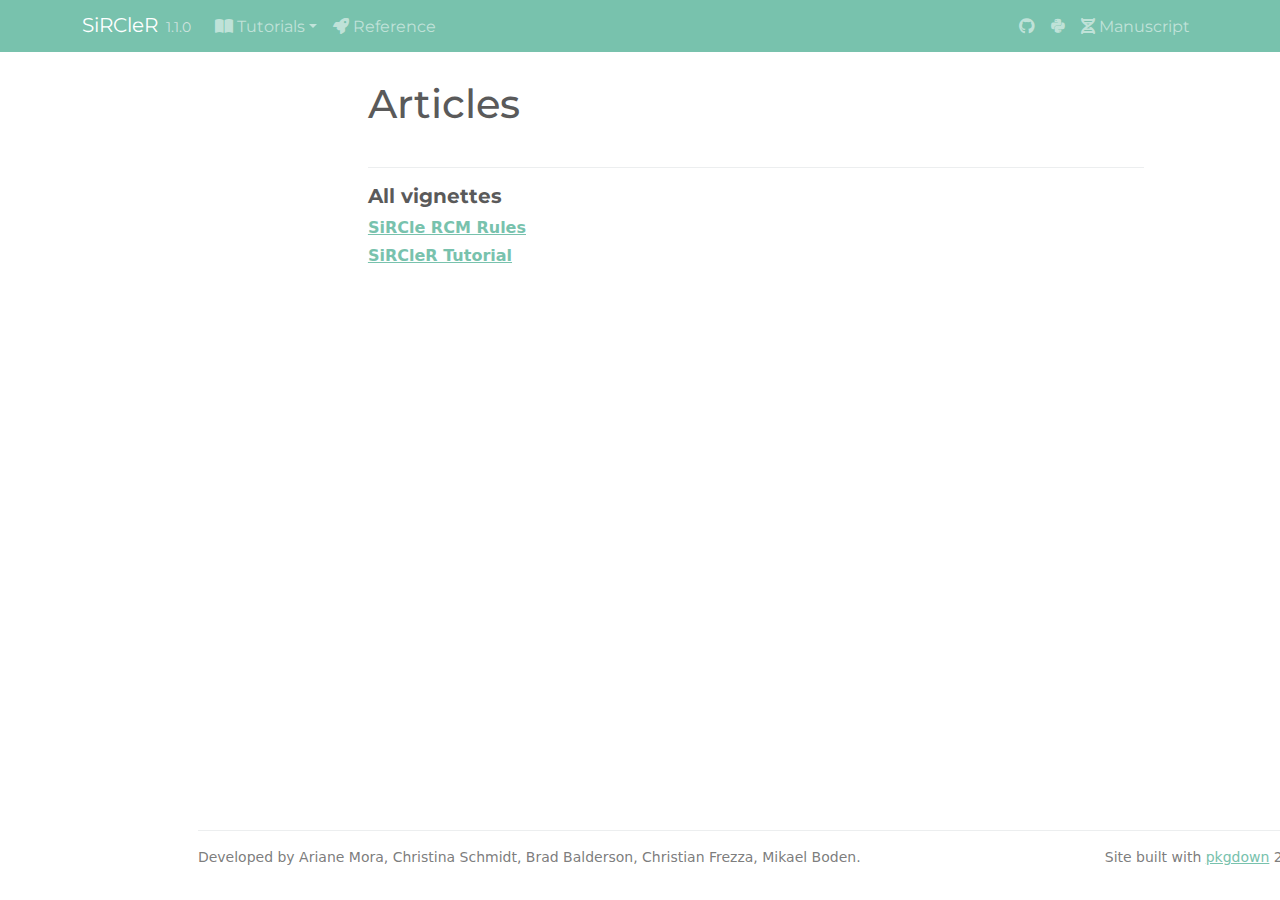
<file: articles/index.html>
<!DOCTYPE html>
<!-- Generated by pkgdown: do not edit by hand --><html lang="en"><head><meta http-equiv="Content-Type" content="text/html; charset=UTF-8"><meta charset="utf-8"><meta http-equiv="X-UA-Compatible" content="IE=edge"><meta name="viewport" content="width=device-width, initial-scale=1, shrink-to-fit=no"><title>Articles • SiRCleR</title><!-- favicons --><link rel="icon" type="image/png" sizes="16x16" href="../favicon-16x16.png"><link rel="icon" type="image/png" sizes="32x32" href="../favicon-32x32.png"><link rel="apple-touch-icon" type="image/png" sizes="180x180" href="../apple-touch-icon.png"><link rel="apple-touch-icon" type="image/png" sizes="120x120" href="../apple-touch-icon-120x120.png"><link rel="apple-touch-icon" type="image/png" sizes="76x76" href="../apple-touch-icon-76x76.png"><link rel="apple-touch-icon" type="image/png" sizes="60x60" href="../apple-touch-icon-60x60.png"><script src="../deps/jquery-3.6.0/jquery-3.6.0.min.js"></script><meta name="viewport" content="width=device-width, initial-scale=1, shrink-to-fit=no"><link href="../deps/bootstrap-5.3.1/bootstrap.min.css" rel="stylesheet"><script src="../deps/bootstrap-5.3.1/bootstrap.bundle.min.js"></script><link href="../deps/font-awesome-6.5.2/css/all.min.css" rel="stylesheet"><link href="../deps/font-awesome-6.5.2/css/v4-shims.min.css" rel="stylesheet"><script src="../deps/headroom-0.11.0/headroom.min.js"></script><script src="../deps/headroom-0.11.0/jQuery.headroom.min.js"></script><script src="../deps/bootstrap-toc-1.0.1/bootstrap-toc.min.js"></script><script src="../deps/clipboard.js-2.0.11/clipboard.min.js"></script><script src="../deps/search-1.0.0/autocomplete.jquery.min.js"></script><script src="../deps/search-1.0.0/fuse.min.js"></script><script src="../deps/search-1.0.0/mark.min.js"></script><!-- pkgdown --><script src="../pkgdown.js"></script><link href="../extra.css" rel="stylesheet"><meta property="og:title" content="Articles"></head><body>
    <a href="#main" class="visually-hidden-focusable">Skip to contents</a>


    <nav class="navbar navbar-expand-lg fixed-top bg-primary" data-bs-theme="dark" aria-label="Site navigation"><div class="container">

    <a class="navbar-brand me-2" href="../index.html">SiRCleR</a>

    <small class="nav-text text-muted me-auto" data-bs-toggle="tooltip" data-bs-placement="bottom" title="">1.1.0</small>


    <button class="navbar-toggler" type="button" data-bs-toggle="collapse" data-bs-target="#navbar" aria-controls="navbar" aria-expanded="false" aria-label="Toggle navigation">
      <span class="navbar-toggler-icon"></span>
    </button>

    <div id="navbar" class="collapse navbar-collapse ms-3">
      <ul class="navbar-nav me-auto"><li class="nav-item dropdown">
  <button class="nav-link dropdown-toggle" type="button" id="dropdown-tutorials" data-bs-toggle="dropdown" aria-expanded="false" aria-haspopup="true"><span class="fa fa-book-open"></span> Tutorials</button>
  <ul class="dropdown-menu" aria-labelledby="dropdown-tutorials"><li><a class="dropdown-item" href="../articles/ChooseSettings.html">ChooseSettings</a></li>
    <li><a class="dropdown-item" href="../articles/DataAnalysisExample.html">TutorialR</a></li>
  </ul></li>
<li class="nav-item"><a class="nav-link" href="../reference/index.html"><span class="fa fa-solid fa-rocket"></span> Reference</a></li>
      </ul><ul class="navbar-nav"><li class="nav-item"><a class="external-link nav-link" href="https://github.com/ArianeMora/SiRCleR"><span class="fa fa-brands fa-github"></span></a></li>
<li class="nav-item"><a class="external-link nav-link" href="https://github.com/ArianeMora/scircm"><span class="fa fa-brands fa-python"></span></a></li>
<li class="nav-item"><a class="external-link nav-link" href="https://genomemedicine.biomedcentral.com/articles/10.1186/s13073-024-01415-3"><span class="fa fa-solid fa-dna"></span> Manuscript</a></li>
      </ul></div>


  </div>
</nav><div class="container template-article-index">
<div class="row">
  <main id="main" class="col-md-9"><div class="page-header">

      <h1>Articles</h1>
    </div>

    <div class="section ">
      <h3>All vignettes</h3>
      <div class="section-desc"></div>

      <dl><dt><a href="ChooseSettings.html">SiRCle RCM Rules</a></dt>
        <dd>
        </dd><dt><a href="DataAnalysisExample.html">SiRCleR Tutorial</a></dt>
        <dd>
      </dd></dl></div>
  </main></div>


    <footer><div class="pkgdown-footer-left">
  <p>Developed by Ariane Mora, Christina Schmidt, Brad Balderson, Christian Frezza, Mikael Boden.</p>
</div>

<div class="pkgdown-footer-right">
  <p>Site built with <a href="https://pkgdown.r-lib.org/" class="external-link">pkgdown</a> 2.1.1.</p>
</div>

    </footer></div>





  </body></html>
</file>
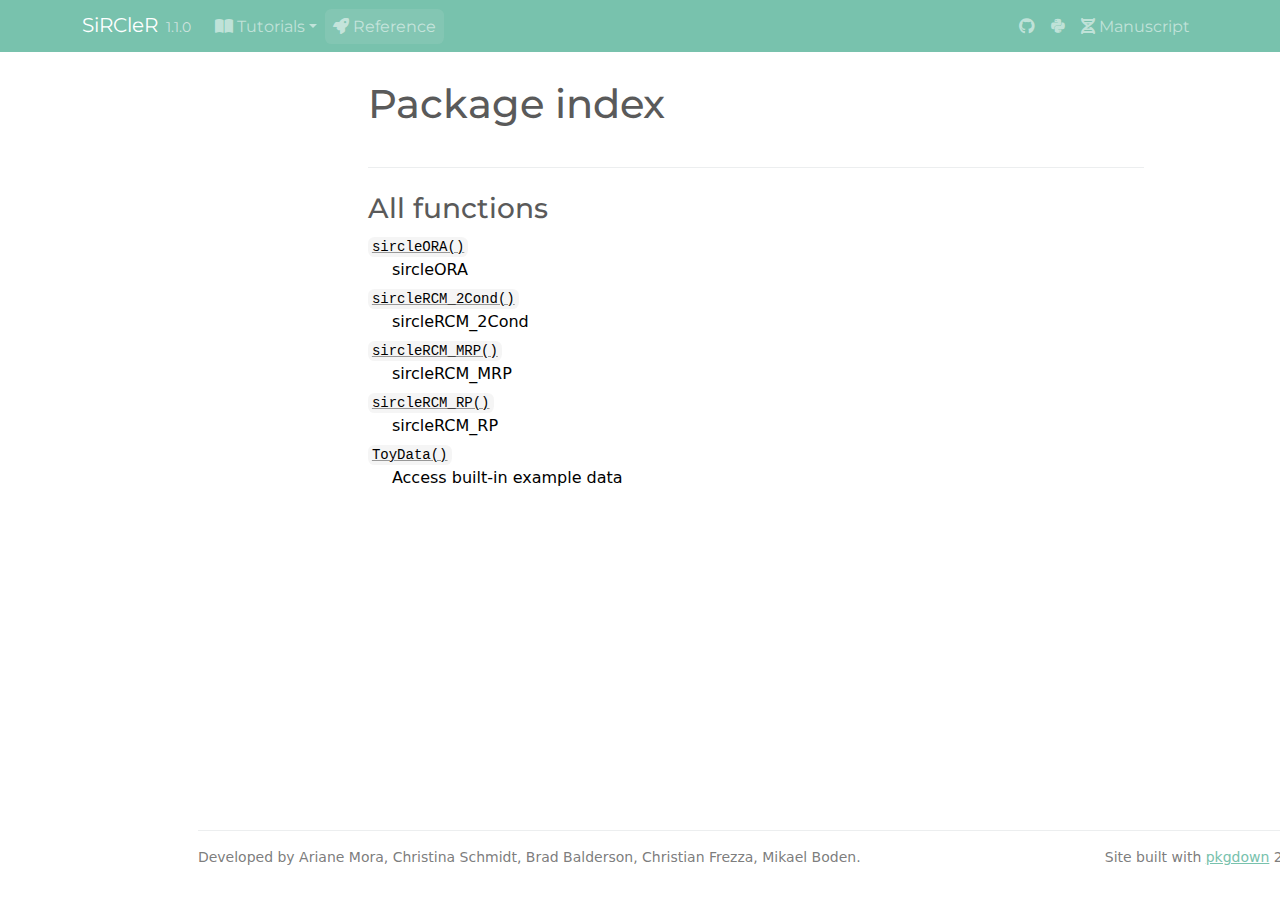
<file: reference/index.html>
<!DOCTYPE html>
<!-- Generated by pkgdown: do not edit by hand --><html lang="en"><head><meta http-equiv="Content-Type" content="text/html; charset=UTF-8"><meta charset="utf-8"><meta http-equiv="X-UA-Compatible" content="IE=edge"><meta name="viewport" content="width=device-width, initial-scale=1, shrink-to-fit=no"><title>Package index • SiRCleR</title><!-- favicons --><link rel="icon" type="image/png" sizes="16x16" href="../favicon-16x16.png"><link rel="icon" type="image/png" sizes="32x32" href="../favicon-32x32.png"><link rel="apple-touch-icon" type="image/png" sizes="180x180" href="../apple-touch-icon.png"><link rel="apple-touch-icon" type="image/png" sizes="120x120" href="../apple-touch-icon-120x120.png"><link rel="apple-touch-icon" type="image/png" sizes="76x76" href="../apple-touch-icon-76x76.png"><link rel="apple-touch-icon" type="image/png" sizes="60x60" href="../apple-touch-icon-60x60.png"><script src="../deps/jquery-3.6.0/jquery-3.6.0.min.js"></script><meta name="viewport" content="width=device-width, initial-scale=1, shrink-to-fit=no"><link href="../deps/bootstrap-5.3.1/bootstrap.min.css" rel="stylesheet"><script src="../deps/bootstrap-5.3.1/bootstrap.bundle.min.js"></script><link href="../deps/font-awesome-6.5.2/css/all.min.css" rel="stylesheet"><link href="../deps/font-awesome-6.5.2/css/v4-shims.min.css" rel="stylesheet"><script src="../deps/headroom-0.11.0/headroom.min.js"></script><script src="../deps/headroom-0.11.0/jQuery.headroom.min.js"></script><script src="../deps/bootstrap-toc-1.0.1/bootstrap-toc.min.js"></script><script src="../deps/clipboard.js-2.0.11/clipboard.min.js"></script><script src="../deps/search-1.0.0/autocomplete.jquery.min.js"></script><script src="../deps/search-1.0.0/fuse.min.js"></script><script src="../deps/search-1.0.0/mark.min.js"></script><!-- pkgdown --><script src="../pkgdown.js"></script><link href="../extra.css" rel="stylesheet"><meta property="og:title" content="Package index"></head><body>
    <a href="#main" class="visually-hidden-focusable">Skip to contents</a>


    <nav class="navbar navbar-expand-lg fixed-top bg-primary" data-bs-theme="dark" aria-label="Site navigation"><div class="container">

    <a class="navbar-brand me-2" href="../index.html">SiRCleR</a>

    <small class="nav-text text-muted me-auto" data-bs-toggle="tooltip" data-bs-placement="bottom" title="">1.1.0</small>


    <button class="navbar-toggler" type="button" data-bs-toggle="collapse" data-bs-target="#navbar" aria-controls="navbar" aria-expanded="false" aria-label="Toggle navigation">
      <span class="navbar-toggler-icon"></span>
    </button>

    <div id="navbar" class="collapse navbar-collapse ms-3">
      <ul class="navbar-nav me-auto"><li class="nav-item dropdown">
  <button class="nav-link dropdown-toggle" type="button" id="dropdown-tutorials" data-bs-toggle="dropdown" aria-expanded="false" aria-haspopup="true"><span class="fa fa-book-open"></span> Tutorials</button>
  <ul class="dropdown-menu" aria-labelledby="dropdown-tutorials"><li><a class="dropdown-item" href="../articles/ChooseSettings.html">ChooseSettings</a></li>
    <li><a class="dropdown-item" href="../articles/DataAnalysisExample.html">TutorialR</a></li>
  </ul></li>
<li class="active nav-item"><a class="nav-link" href="../reference/index.html"><span class="fa fa-solid fa-rocket"></span> Reference</a></li>
      </ul><ul class="navbar-nav"><li class="nav-item"><a class="external-link nav-link" href="https://github.com/ArianeMora/SiRCleR"><span class="fa fa-brands fa-github"></span></a></li>
<li class="nav-item"><a class="external-link nav-link" href="https://github.com/ArianeMora/scircm"><span class="fa fa-brands fa-python"></span></a></li>
<li class="nav-item"><a class="external-link nav-link" href="https://genomemedicine.biomedcentral.com/articles/10.1186/s13073-024-01415-3"><span class="fa fa-solid fa-dna"></span> Manuscript</a></li>
      </ul></div>


  </div>
</nav><div class="container template-reference-index">
<div class="row">
  <main id="main" class="col-md-9"><div class="page-header">

      <h1>Package index</h1>
    </div>

    <div class="section level2">
      <h2 id="all-functions">All functions<a class="anchor" aria-label="anchor" href="#all-functions"></a></h2>




    </div><div class="section level2">




      <dl><dt>

          <code><a href="sircleORA.html">sircleORA()</a></code>

        </dt>
        <dd>sircleORA</dd>
      </dl><dl><dt>

          <code><a href="sircleRCM_2Cond.html">sircleRCM_2Cond()</a></code>

        </dt>
        <dd>sircleRCM_2Cond</dd>
      </dl><dl><dt>

          <code><a href="sircleRCM_MRP.html">sircleRCM_MRP()</a></code>

        </dt>
        <dd>sircleRCM_MRP</dd>
      </dl><dl><dt>

          <code><a href="sircleRCM_RP.html">sircleRCM_RP()</a></code>

        </dt>
        <dd>sircleRCM_RP</dd>
      </dl><dl><dt>

          <code><a href="ToyData.html">ToyData()</a></code>

        </dt>
        <dd>Access built-in example data</dd>
      </dl></div>
  </main></div>


    <footer><div class="pkgdown-footer-left">
  <p>Developed by Ariane Mora, Christina Schmidt, Brad Balderson, Christian Frezza, Mikael Boden.</p>
</div>

<div class="pkgdown-footer-right">
  <p>Site built with <a href="https://pkgdown.r-lib.org/" class="external-link">pkgdown</a> 2.1.1.</p>
</div>

    </footer></div>





  </body></html>
</file>
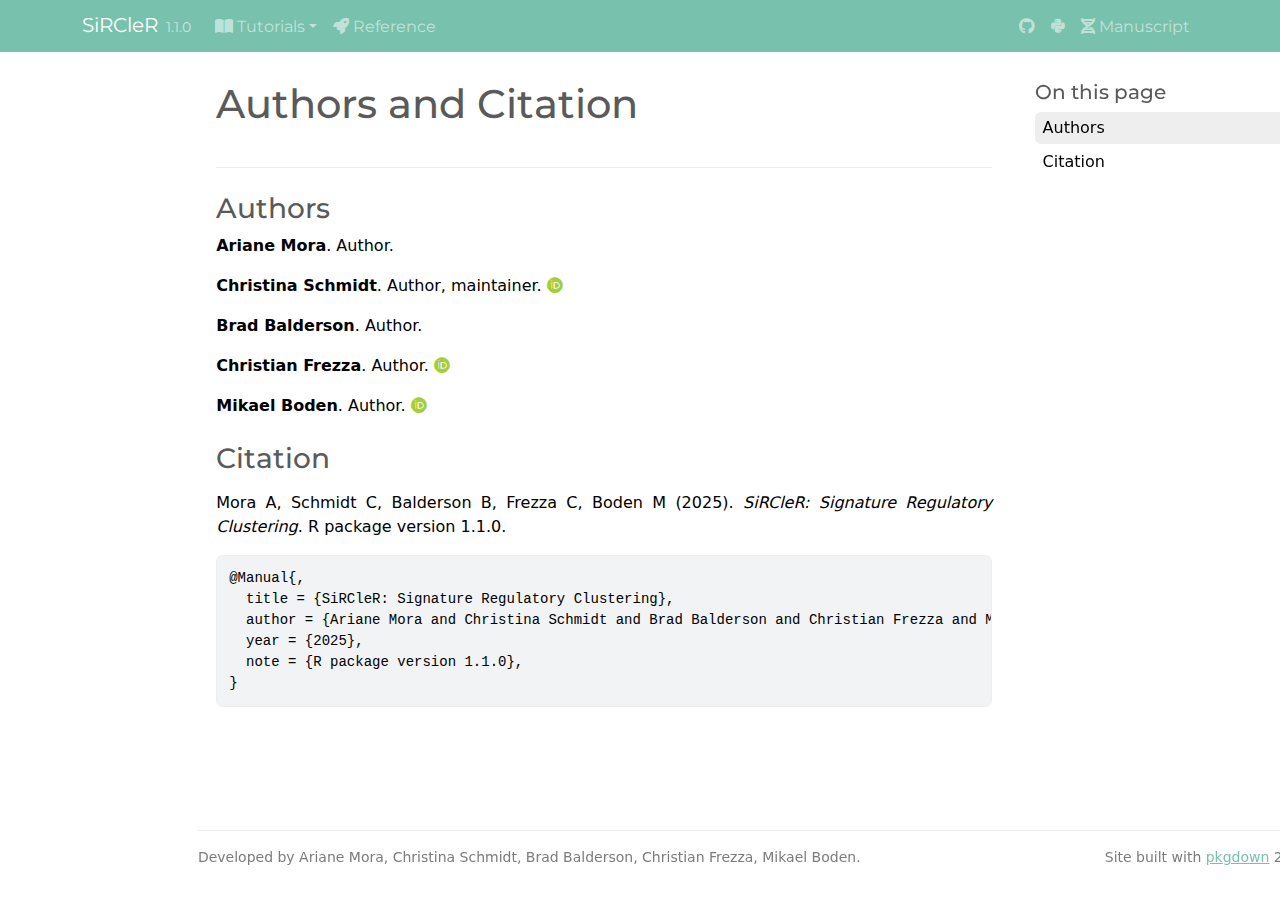
<file: authors.html>
<!DOCTYPE html>
<!-- Generated by pkgdown: do not edit by hand --><html lang="en"><head><meta http-equiv="Content-Type" content="text/html; charset=UTF-8"><meta charset="utf-8"><meta http-equiv="X-UA-Compatible" content="IE=edge"><meta name="viewport" content="width=device-width, initial-scale=1, shrink-to-fit=no"><title>Authors and Citation • SiRCleR</title><!-- favicons --><link rel="icon" type="image/png" sizes="16x16" href="favicon-16x16.png"><link rel="icon" type="image/png" sizes="32x32" href="favicon-32x32.png"><link rel="apple-touch-icon" type="image/png" sizes="180x180" href="apple-touch-icon.png"><link rel="apple-touch-icon" type="image/png" sizes="120x120" href="apple-touch-icon-120x120.png"><link rel="apple-touch-icon" type="image/png" sizes="76x76" href="apple-touch-icon-76x76.png"><link rel="apple-touch-icon" type="image/png" sizes="60x60" href="apple-touch-icon-60x60.png"><script src="deps/jquery-3.6.0/jquery-3.6.0.min.js"></script><meta name="viewport" content="width=device-width, initial-scale=1, shrink-to-fit=no"><link href="deps/bootstrap-5.3.1/bootstrap.min.css" rel="stylesheet"><script src="deps/bootstrap-5.3.1/bootstrap.bundle.min.js"></script><link href="deps/font-awesome-6.5.2/css/all.min.css" rel="stylesheet"><link href="deps/font-awesome-6.5.2/css/v4-shims.min.css" rel="stylesheet"><script src="deps/headroom-0.11.0/headroom.min.js"></script><script src="deps/headroom-0.11.0/jQuery.headroom.min.js"></script><script src="deps/bootstrap-toc-1.0.1/bootstrap-toc.min.js"></script><script src="deps/clipboard.js-2.0.11/clipboard.min.js"></script><script src="deps/search-1.0.0/autocomplete.jquery.min.js"></script><script src="deps/search-1.0.0/fuse.min.js"></script><script src="deps/search-1.0.0/mark.min.js"></script><!-- pkgdown --><script src="pkgdown.js"></script><link href="extra.css" rel="stylesheet"><meta property="og:title" content="Authors and Citation"></head><body>
    <a href="#main" class="visually-hidden-focusable">Skip to contents</a>


    <nav class="navbar navbar-expand-lg fixed-top bg-primary" data-bs-theme="dark" aria-label="Site navigation"><div class="container">

    <a class="navbar-brand me-2" href="index.html">SiRCleR</a>

    <small class="nav-text text-muted me-auto" data-bs-toggle="tooltip" data-bs-placement="bottom" title="">1.1.0</small>


    <button class="navbar-toggler" type="button" data-bs-toggle="collapse" data-bs-target="#navbar" aria-controls="navbar" aria-expanded="false" aria-label="Toggle navigation">
      <span class="navbar-toggler-icon"></span>
    </button>

    <div id="navbar" class="collapse navbar-collapse ms-3">
      <ul class="navbar-nav me-auto"><li class="nav-item dropdown">
  <button class="nav-link dropdown-toggle" type="button" id="dropdown-tutorials" data-bs-toggle="dropdown" aria-expanded="false" aria-haspopup="true"><span class="fa fa-book-open"></span> Tutorials</button>
  <ul class="dropdown-menu" aria-labelledby="dropdown-tutorials"><li><a class="dropdown-item" href="articles/ChooseSettings.html">ChooseSettings</a></li>
    <li><a class="dropdown-item" href="articles/DataAnalysisExample.html">TutorialR</a></li>
  </ul></li>
<li class="nav-item"><a class="nav-link" href="reference/index.html"><span class="fa fa-solid fa-rocket"></span> Reference</a></li>
      </ul><ul class="navbar-nav"><li class="nav-item"><a class="external-link nav-link" href="https://github.com/ArianeMora/SiRCleR"><span class="fa fa-brands fa-github"></span></a></li>
<li class="nav-item"><a class="external-link nav-link" href="https://github.com/ArianeMora/scircm"><span class="fa fa-brands fa-python"></span></a></li>
<li class="nav-item"><a class="external-link nav-link" href="https://genomemedicine.biomedcentral.com/articles/10.1186/s13073-024-01415-3"><span class="fa fa-solid fa-dna"></span> Manuscript</a></li>
      </ul></div>


  </div>
</nav><div class="container template-citation-authors">
<div class="row">
  <main id="main" class="col-md-9"><div class="page-header">

      <h1>Authors and Citation</h1>
    </div>

    <div class="section level2">
      <h2>Authors</h2>

      <ul class="list-unstyled"><li>
          <p><strong>Ariane Mora</strong>. Author.
          </p>
        </li>
        <li>
          <p><strong>Christina Schmidt</strong>. Author, maintainer. <a href="https://orcid.org/0000-0002-3867-0881" target="orcid.widget" aria-label="ORCID" class="external-link"><span class="fab fa-orcid orcid" aria-hidden="true"></span></a>
          </p>
        </li>
        <li>
          <p><strong>Brad Balderson</strong>. Author.
          </p>
        </li>
        <li>
          <p><strong>Christian Frezza</strong>. Author. <a href="https://orcid.org/0000-0002-3293-7397" target="orcid.widget" aria-label="ORCID" class="external-link"><span class="fab fa-orcid orcid" aria-hidden="true"></span></a>
          </p>
        </li>
        <li>
          <p><strong>Mikael Boden</strong>. Author. <a href="https://orcid.org/0000-0003-3548-268X" target="orcid.widget" aria-label="ORCID" class="external-link"><span class="fab fa-orcid orcid" aria-hidden="true"></span></a>
          </p>
        </li>
      </ul></div>

    <div class="section level2">
      <h2 id="citation">Citation</h2>
      <p></p>

      <p>Mora A, Schmidt C, Balderson B, Frezza C, Boden M (2025).
<em>SiRCleR: Signature Regulatory Clustering</em>.
R package version 1.1.0.
</p>
      <pre>@Manual{,
  title = {SiRCleR: Signature Regulatory Clustering},
  author = {Ariane Mora and Christina Schmidt and Brad Balderson and Christian Frezza and Mikael Boden},
  year = {2025},
  note = {R package version 1.1.0},
}</pre>
    </div>

  </main><aside class="col-md-3"><nav id="toc" aria-label="Table of contents"><h2>On this page</h2>
    </nav></aside></div>


    <footer><div class="pkgdown-footer-left">
  <p>Developed by Ariane Mora, Christina Schmidt, Brad Balderson, Christian Frezza, Mikael Boden.</p>
</div>

<div class="pkgdown-footer-right">
  <p>Site built with <a href="https://pkgdown.r-lib.org/" class="external-link">pkgdown</a> 2.1.1.</p>
</div>

    </footer></div>





  </body></html>
</file>
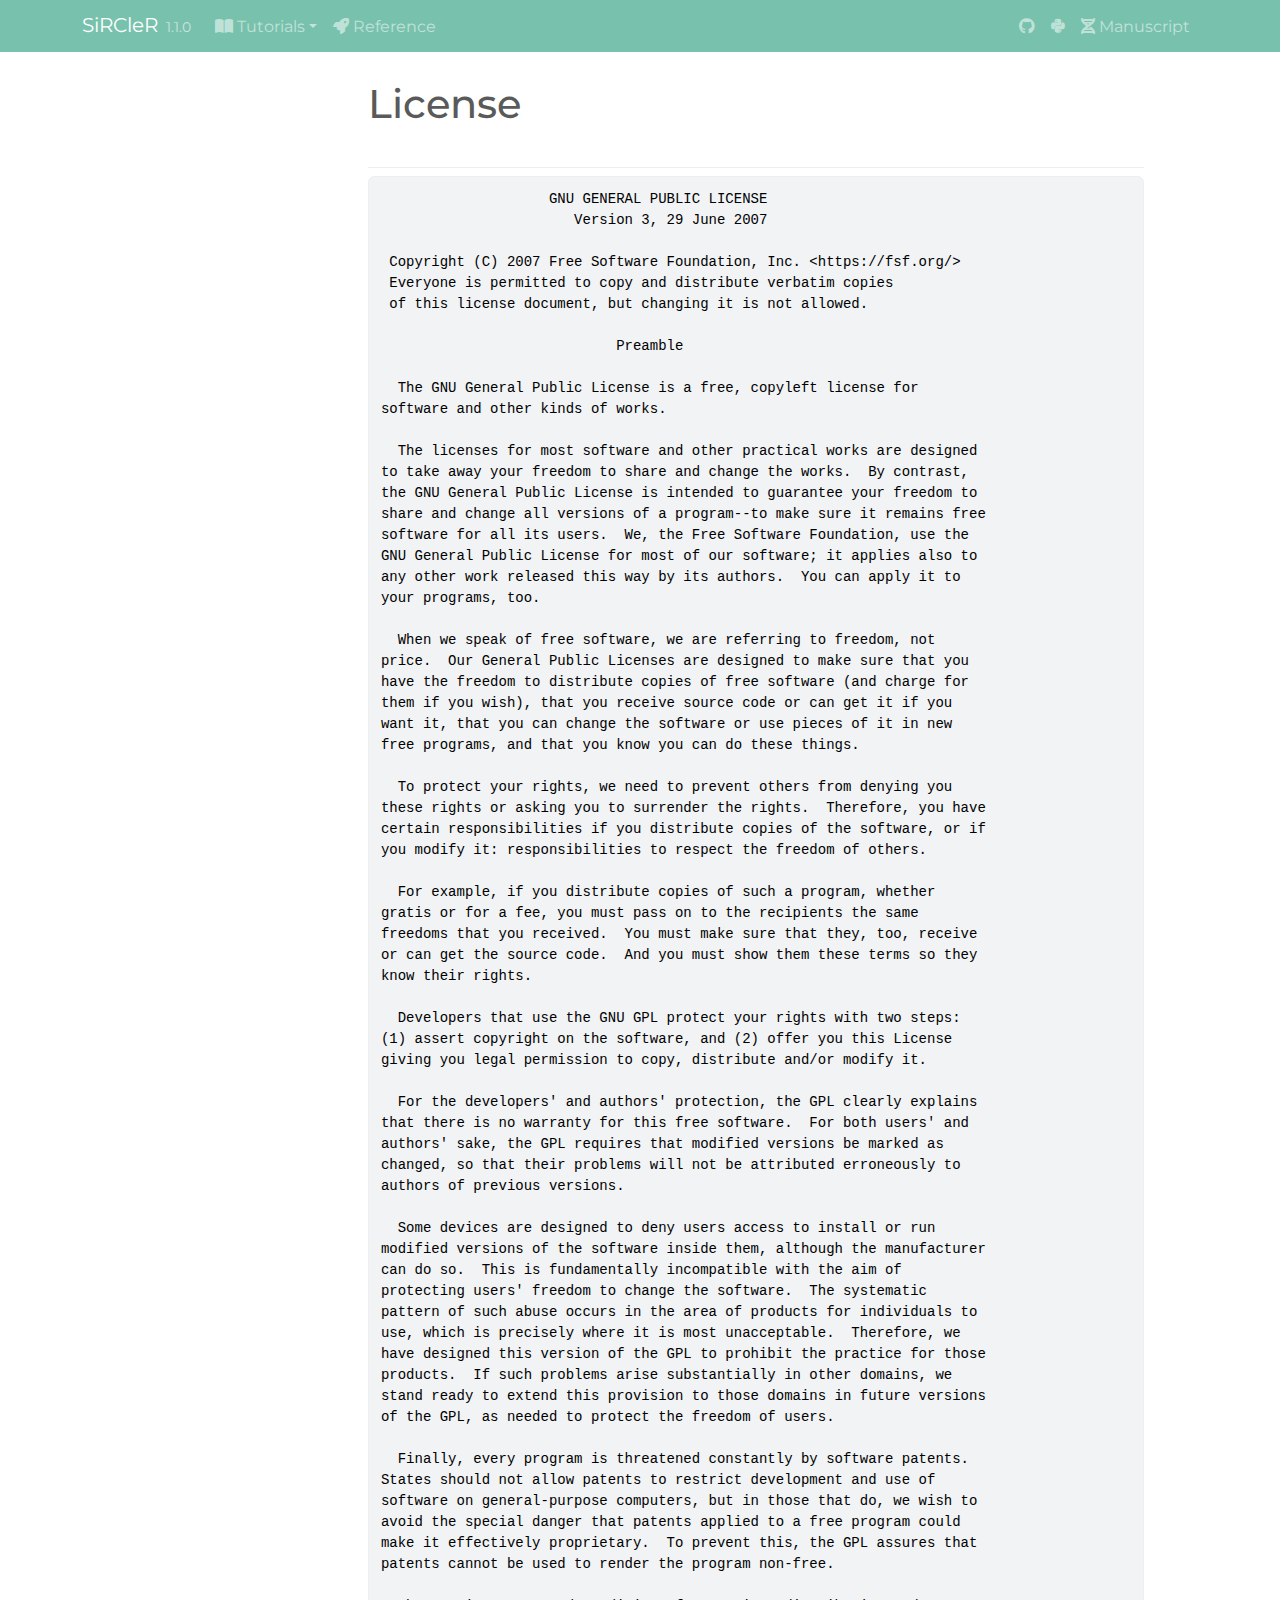
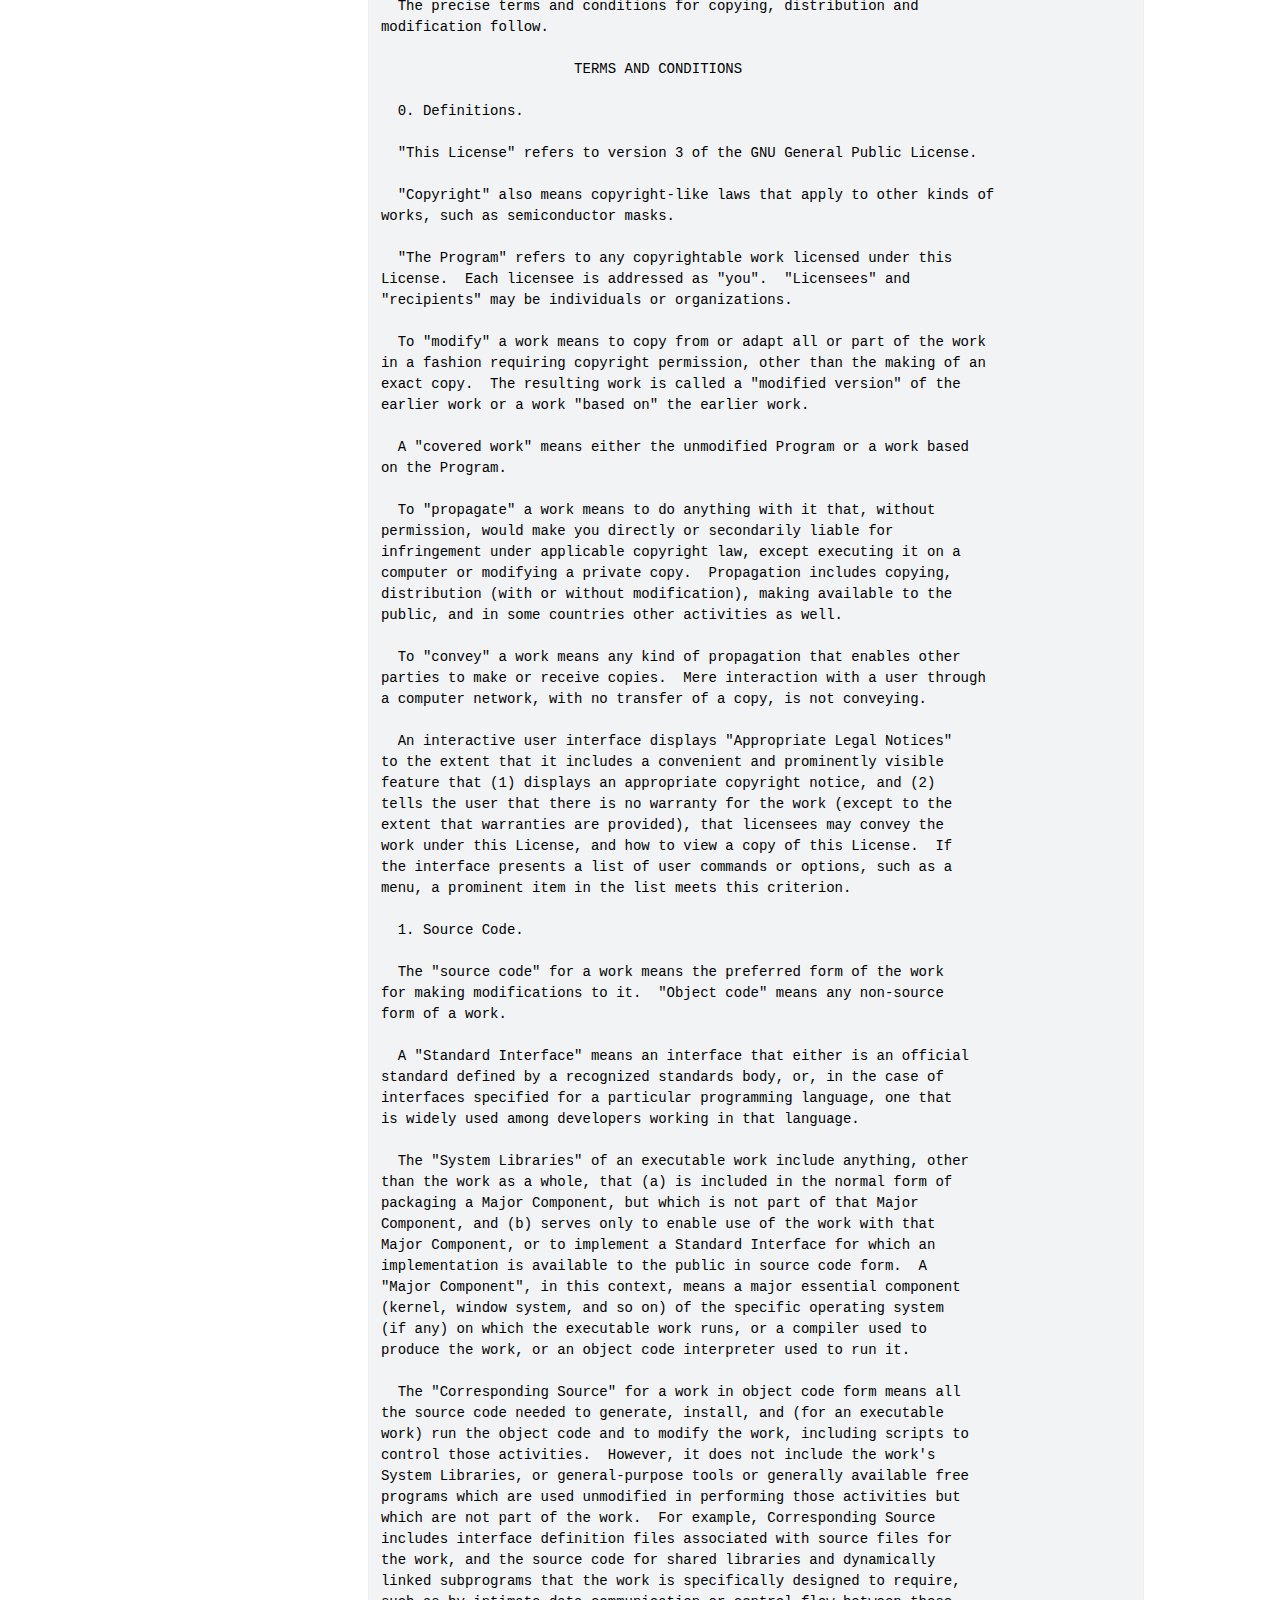
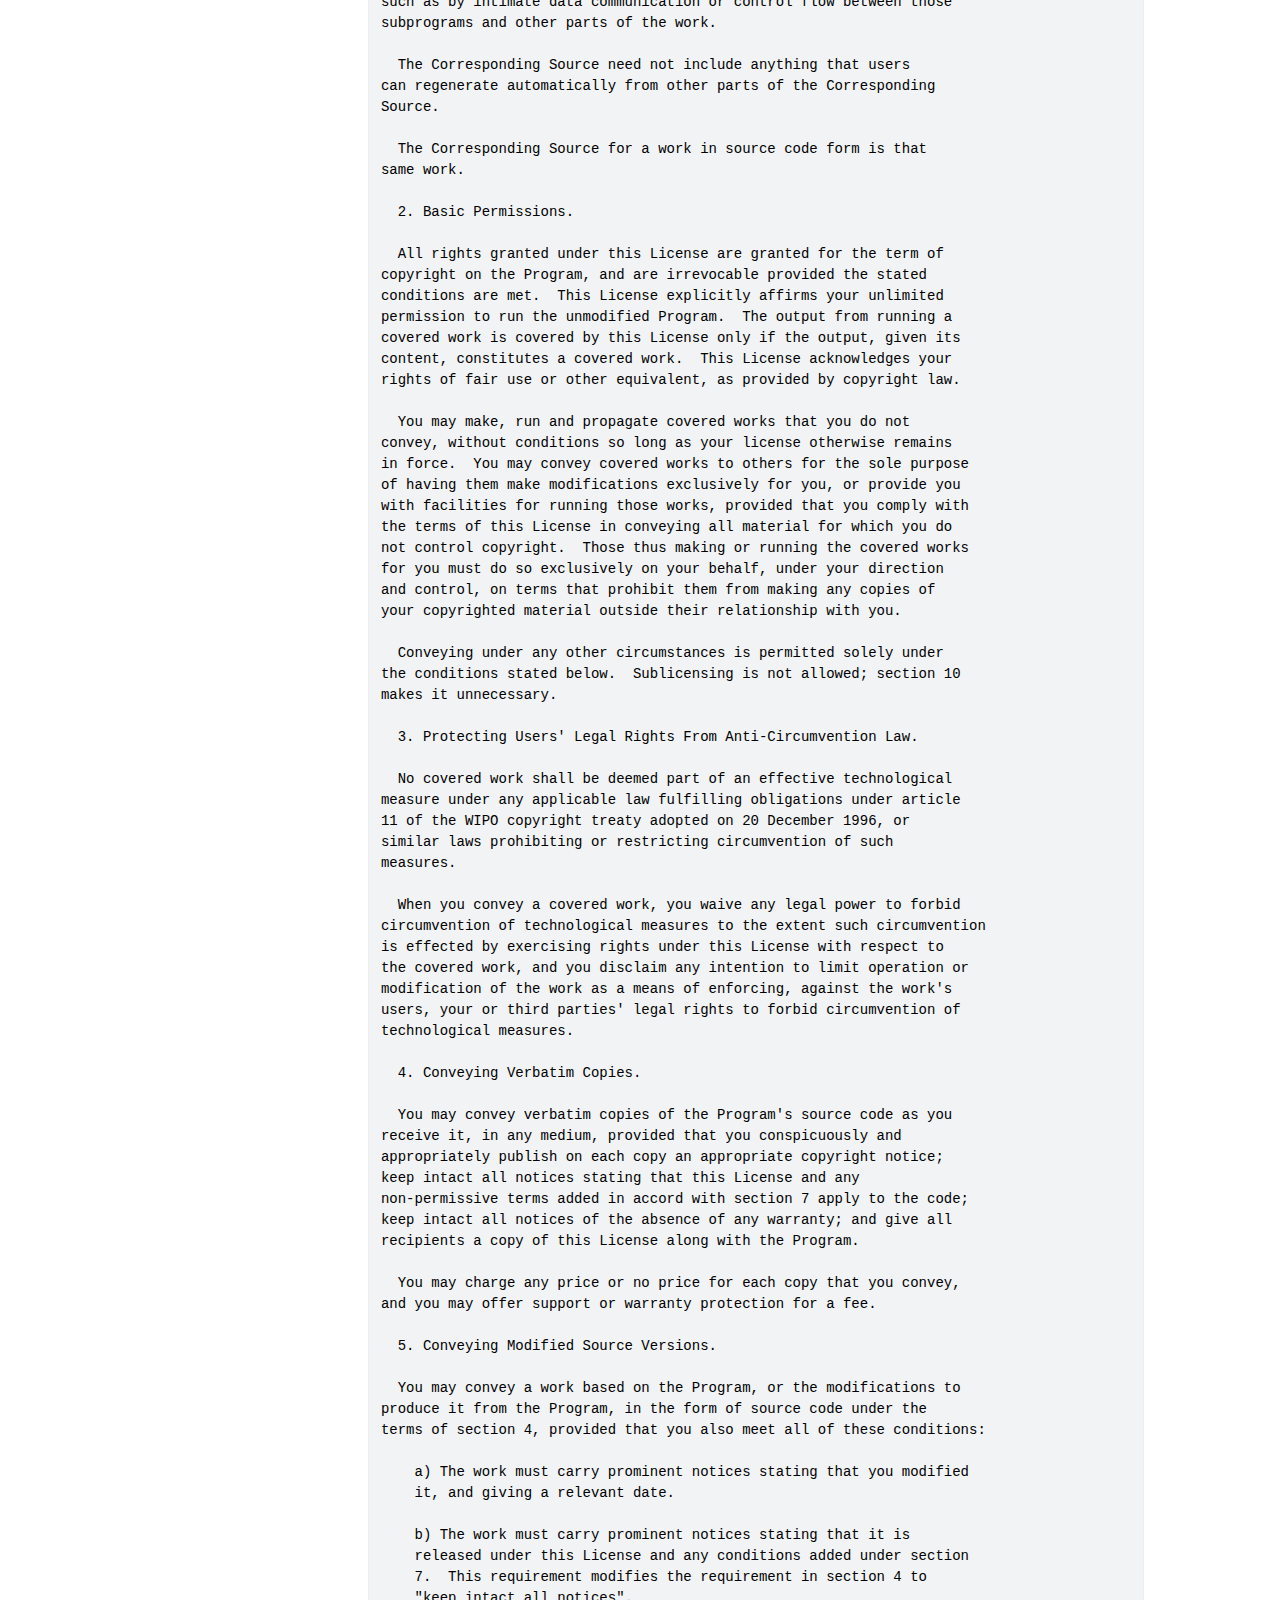
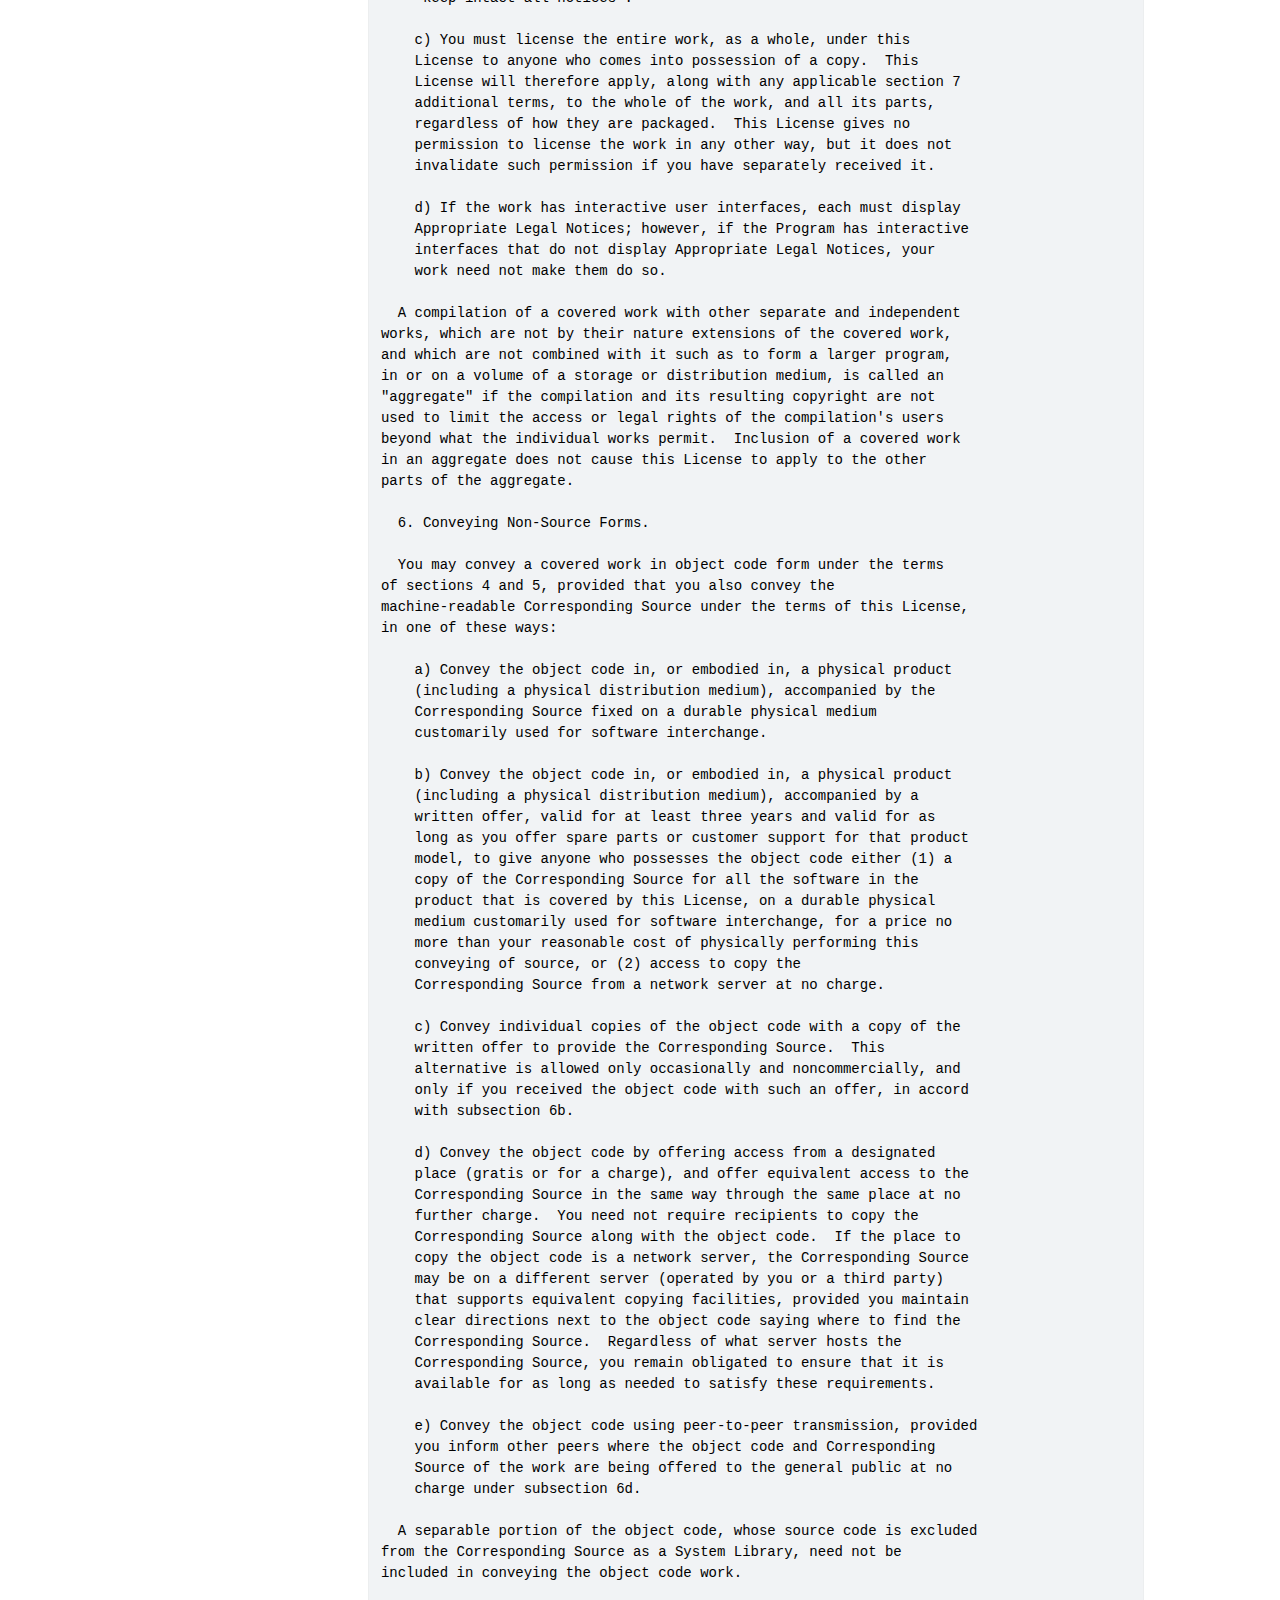
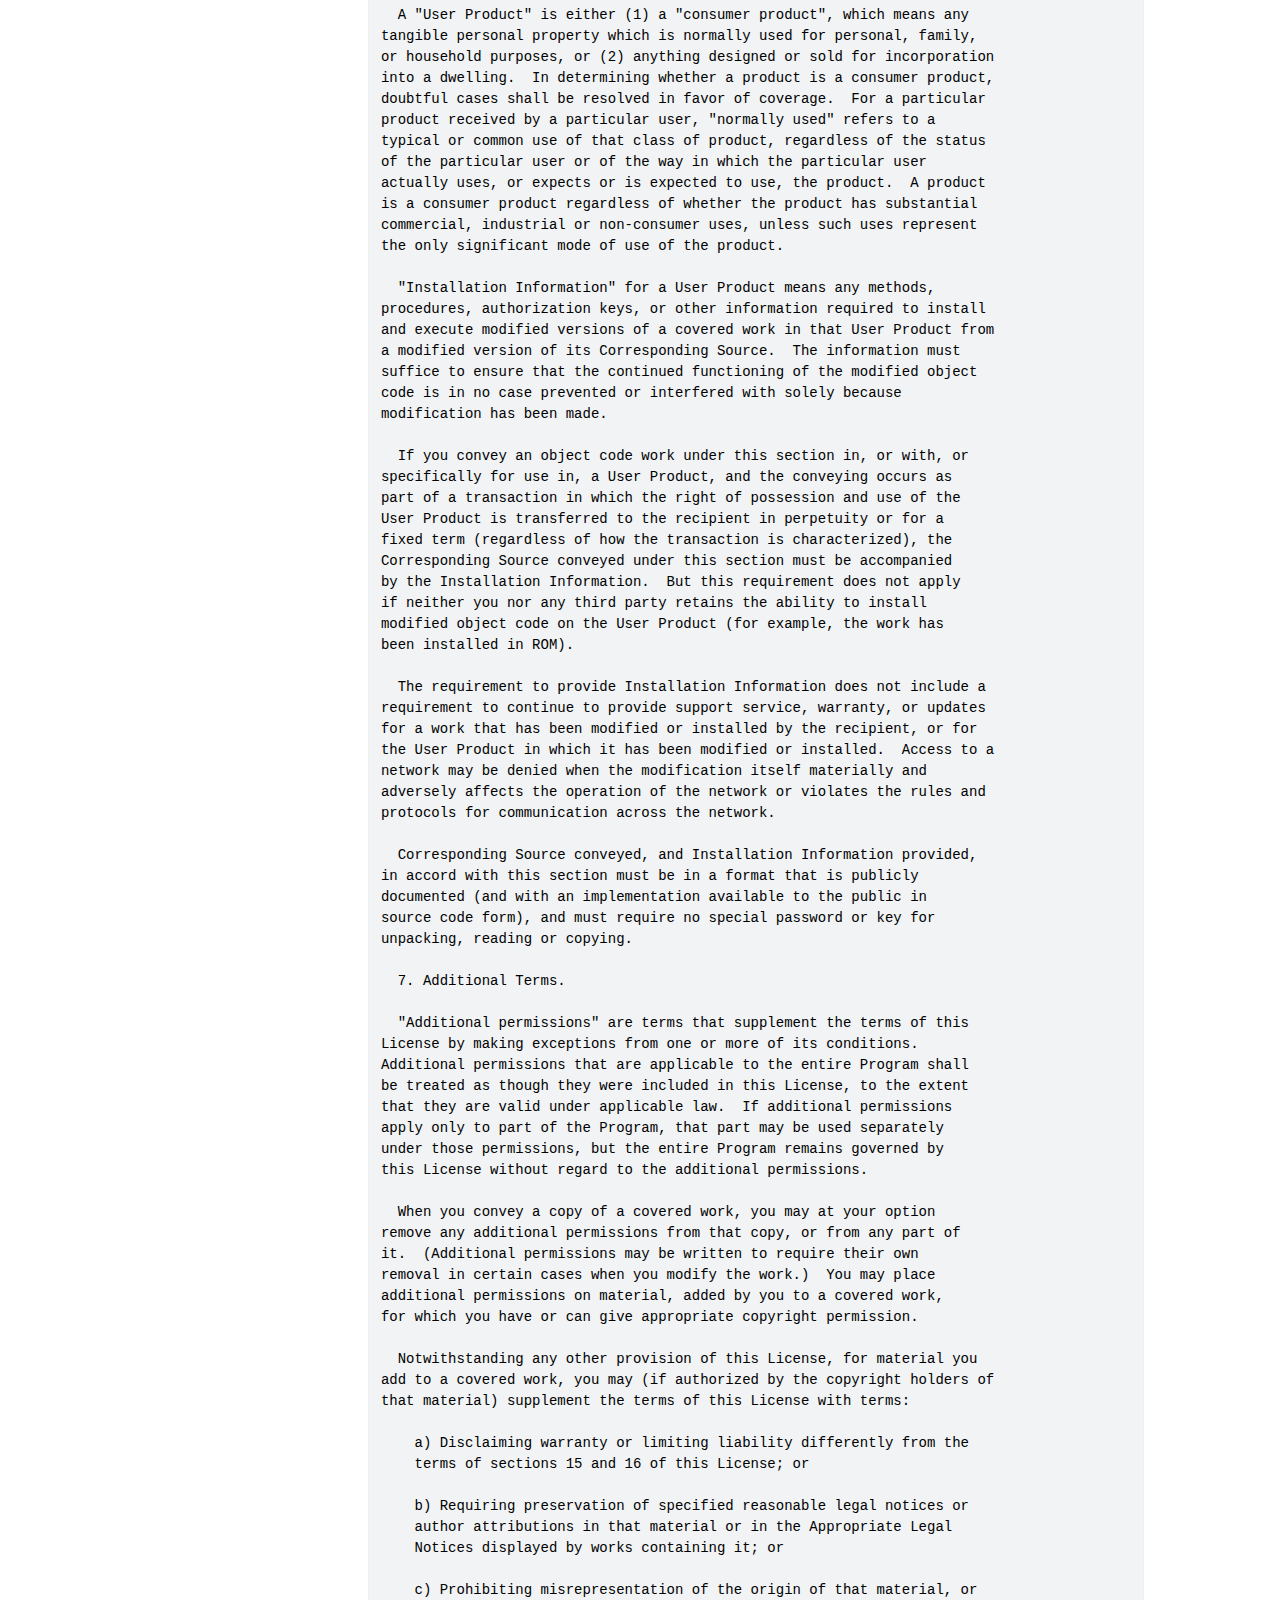
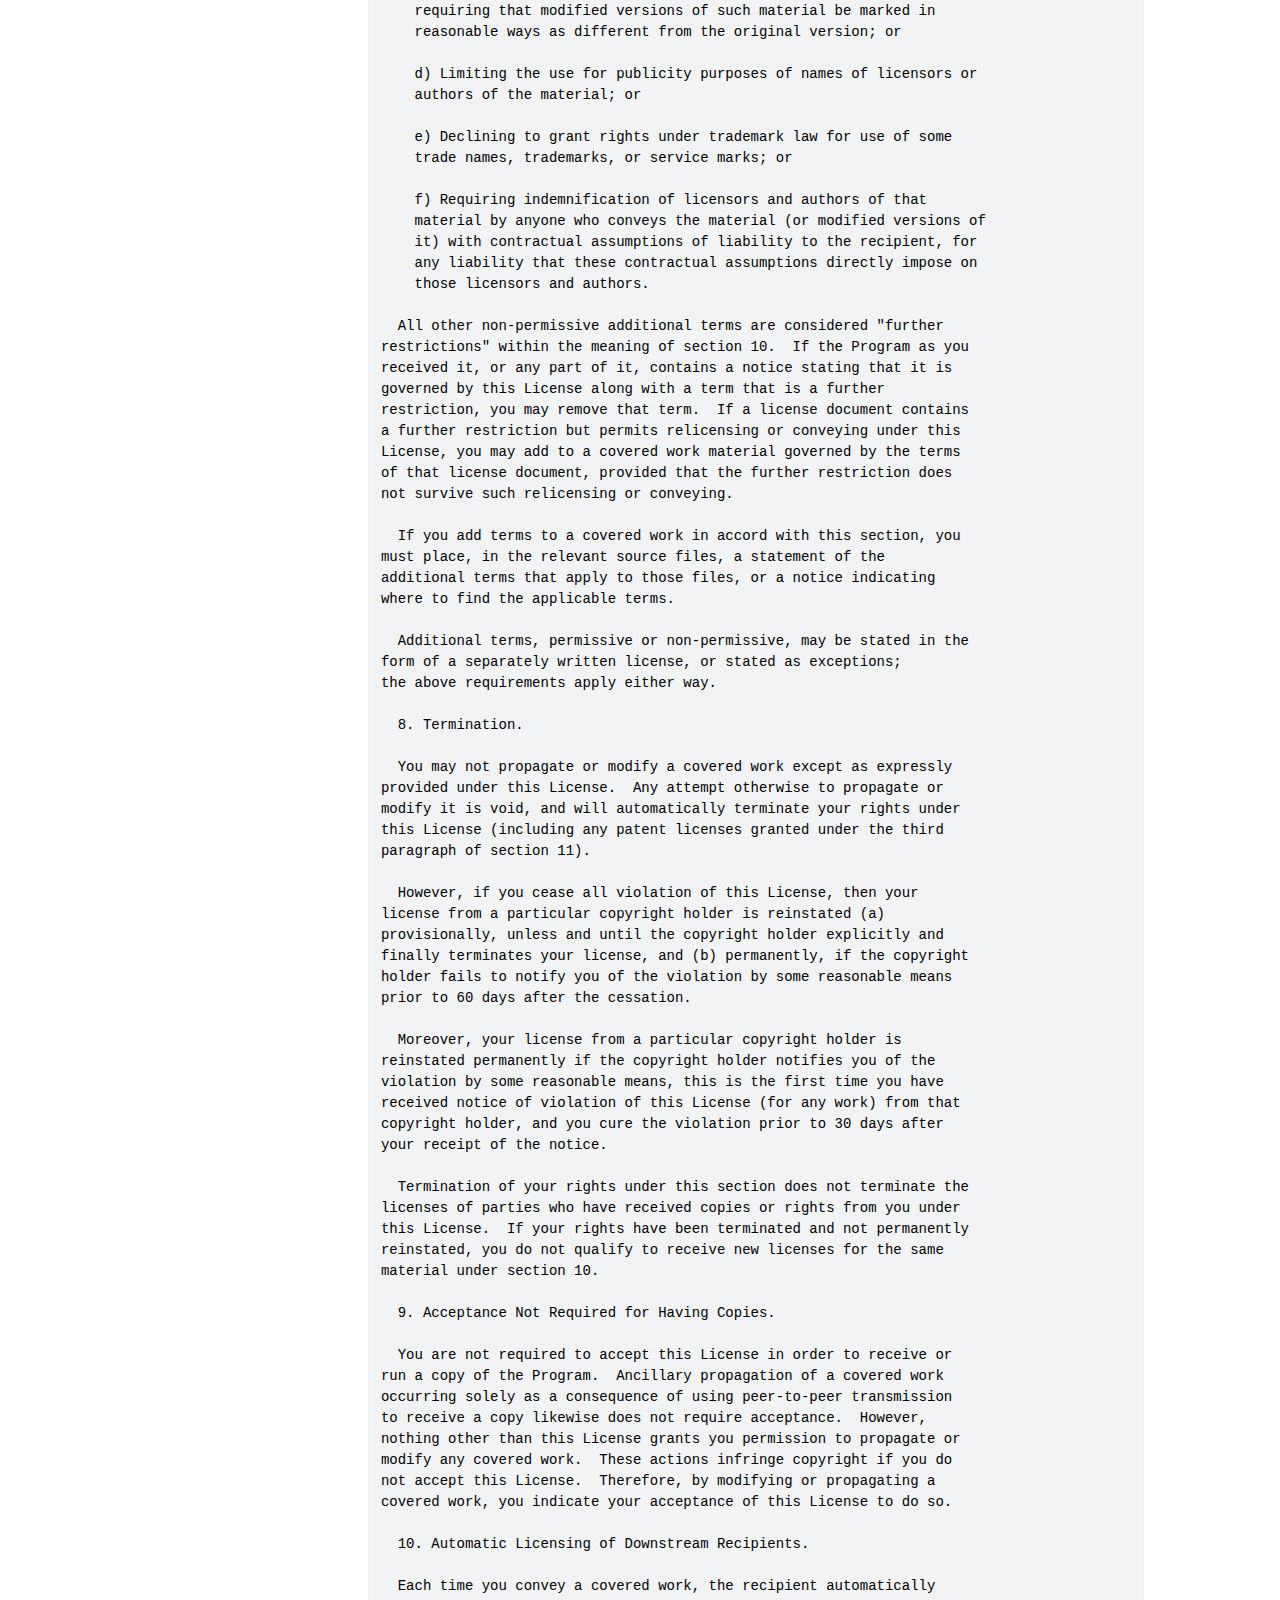
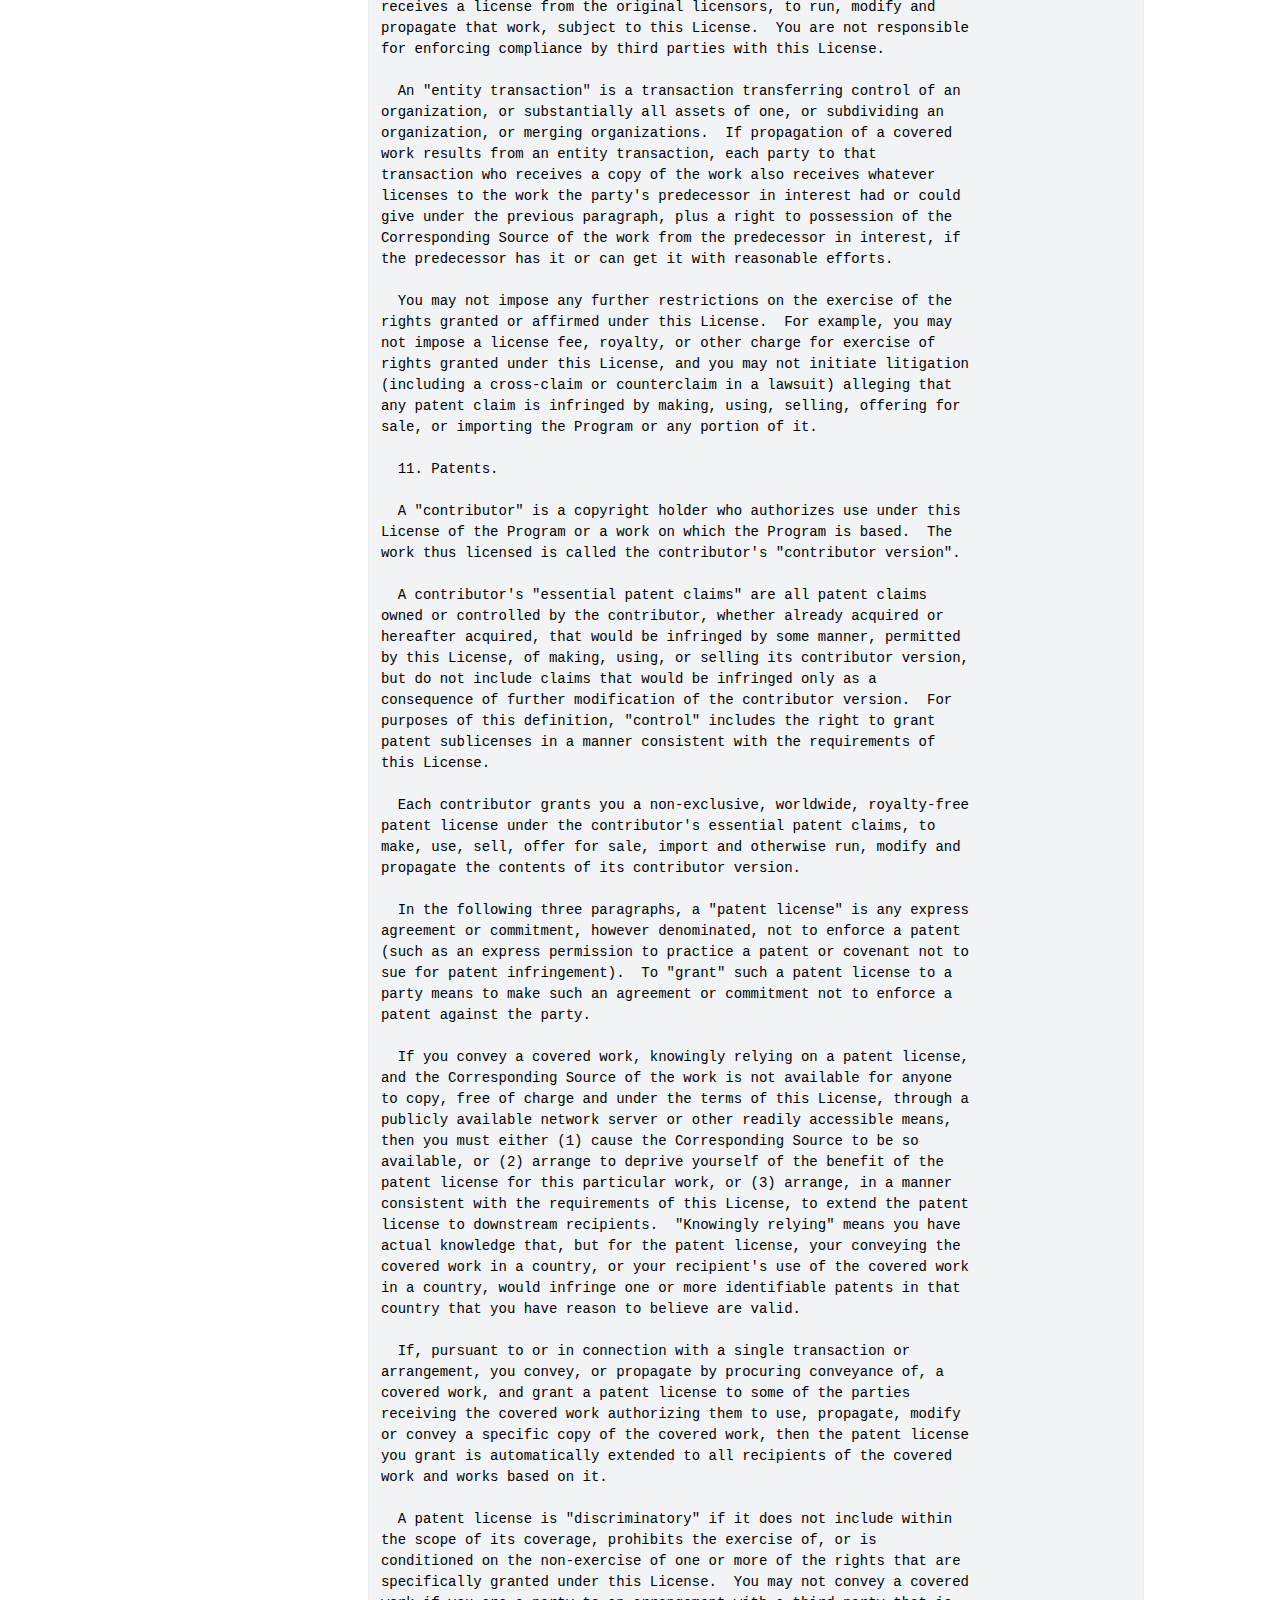
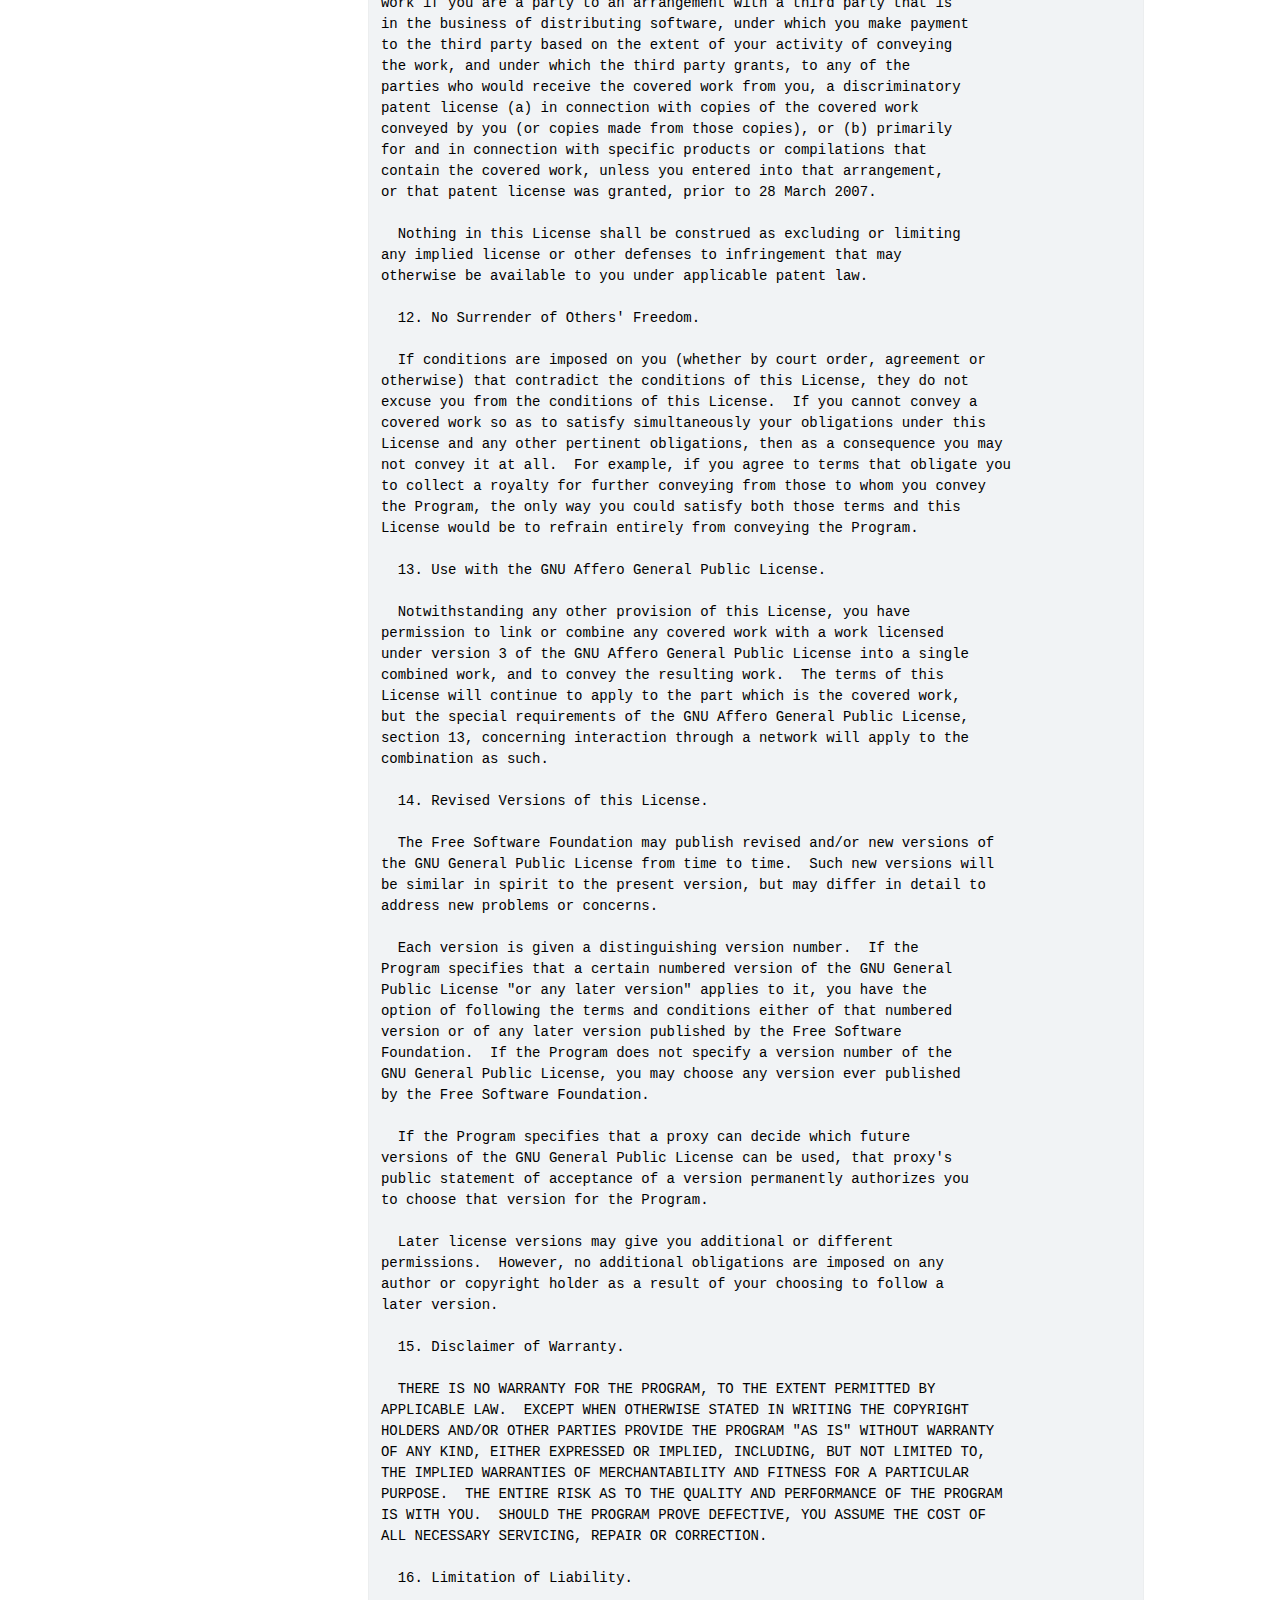
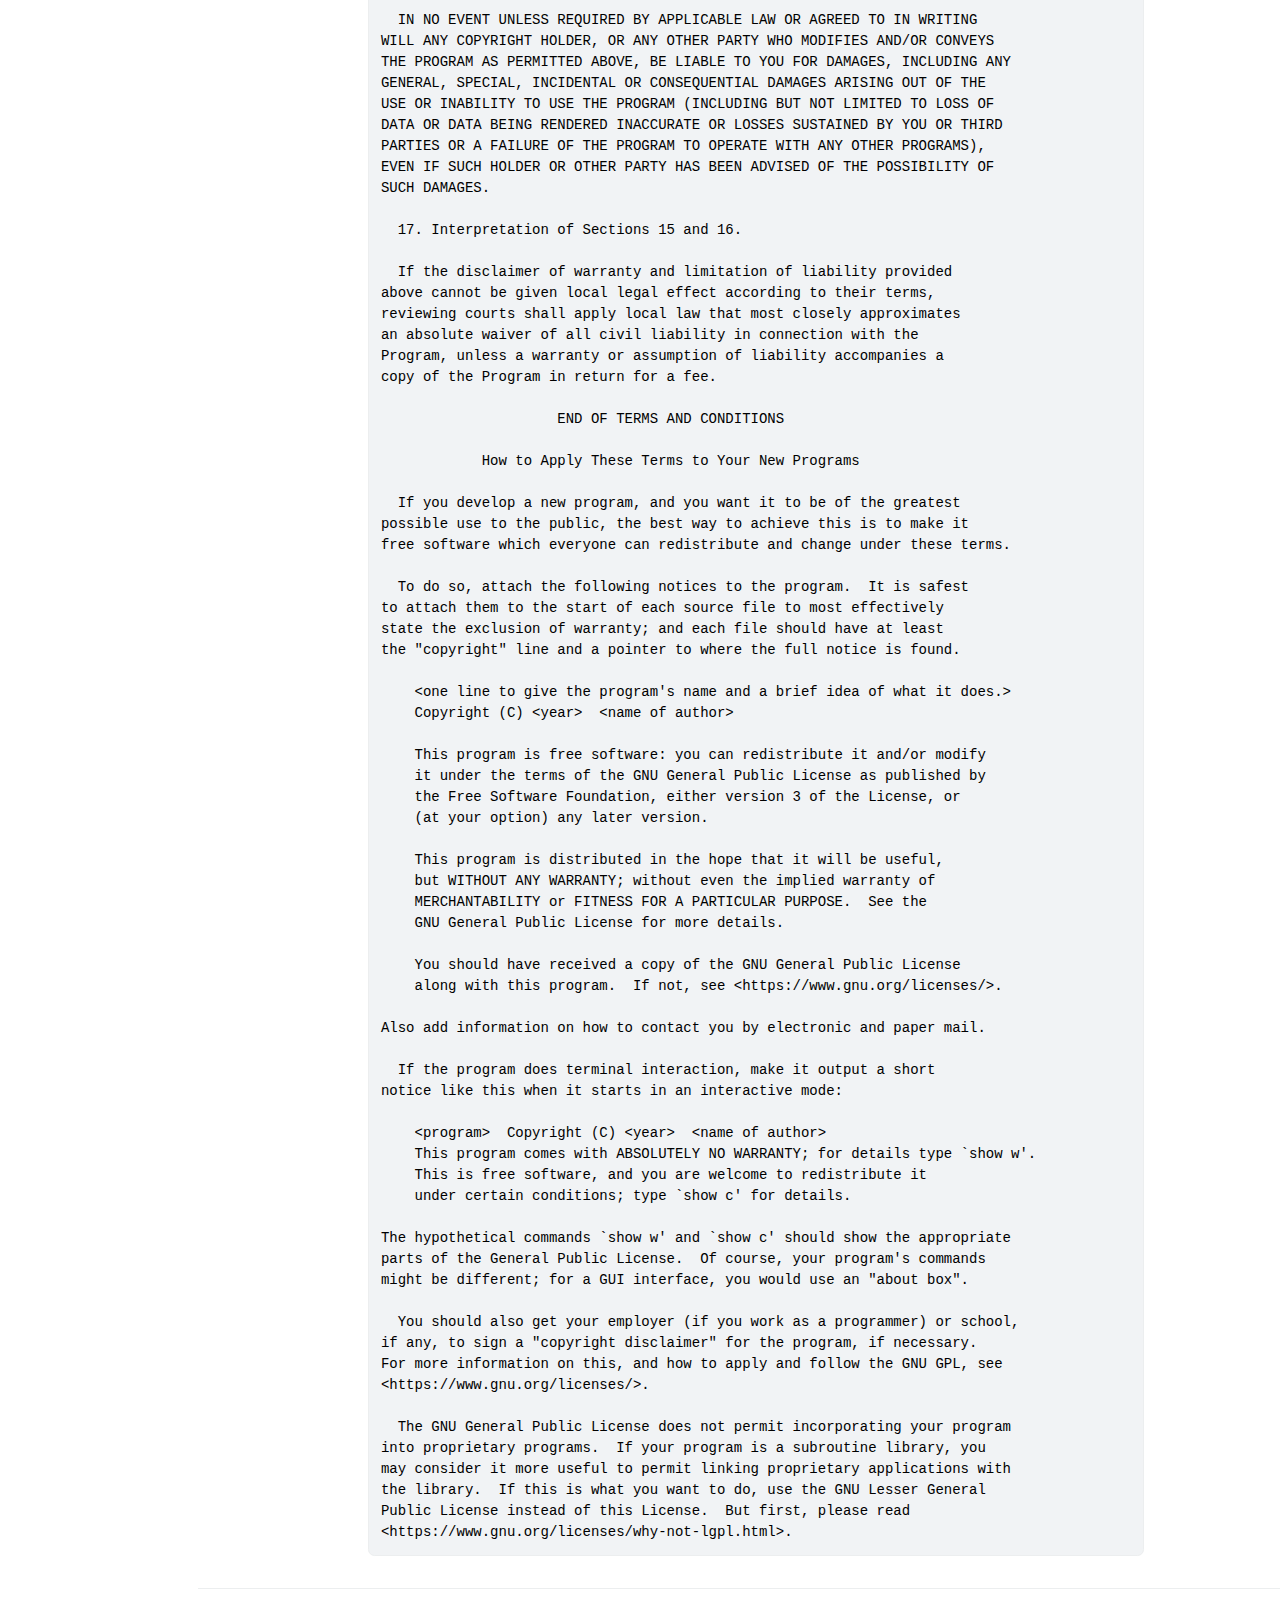
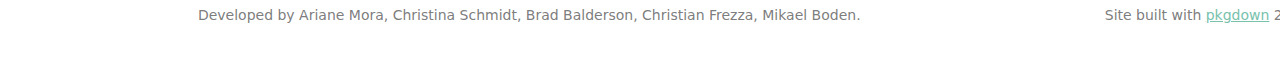
<file: LICENSE-text.html>
<!DOCTYPE html>
<!-- Generated by pkgdown: do not edit by hand --><html lang="en"><head><meta http-equiv="Content-Type" content="text/html; charset=UTF-8"><meta charset="utf-8"><meta http-equiv="X-UA-Compatible" content="IE=edge"><meta name="viewport" content="width=device-width, initial-scale=1, shrink-to-fit=no"><title>License • SiRCleR</title><!-- favicons --><link rel="icon" type="image/png" sizes="16x16" href="favicon-16x16.png"><link rel="icon" type="image/png" sizes="32x32" href="favicon-32x32.png"><link rel="apple-touch-icon" type="image/png" sizes="180x180" href="apple-touch-icon.png"><link rel="apple-touch-icon" type="image/png" sizes="120x120" href="apple-touch-icon-120x120.png"><link rel="apple-touch-icon" type="image/png" sizes="76x76" href="apple-touch-icon-76x76.png"><link rel="apple-touch-icon" type="image/png" sizes="60x60" href="apple-touch-icon-60x60.png"><script src="deps/jquery-3.6.0/jquery-3.6.0.min.js"></script><meta name="viewport" content="width=device-width, initial-scale=1, shrink-to-fit=no"><link href="deps/bootstrap-5.3.1/bootstrap.min.css" rel="stylesheet"><script src="deps/bootstrap-5.3.1/bootstrap.bundle.min.js"></script><link href="deps/font-awesome-6.5.2/css/all.min.css" rel="stylesheet"><link href="deps/font-awesome-6.5.2/css/v4-shims.min.css" rel="stylesheet"><script src="deps/headroom-0.11.0/headroom.min.js"></script><script src="deps/headroom-0.11.0/jQuery.headroom.min.js"></script><script src="deps/bootstrap-toc-1.0.1/bootstrap-toc.min.js"></script><script src="deps/clipboard.js-2.0.11/clipboard.min.js"></script><script src="deps/search-1.0.0/autocomplete.jquery.min.js"></script><script src="deps/search-1.0.0/fuse.min.js"></script><script src="deps/search-1.0.0/mark.min.js"></script><!-- pkgdown --><script src="pkgdown.js"></script><link href="extra.css" rel="stylesheet"><meta property="og:title" content="License"></head><body>
    <a href="#main" class="visually-hidden-focusable">Skip to contents</a>


    <nav class="navbar navbar-expand-lg fixed-top bg-primary" data-bs-theme="dark" aria-label="Site navigation"><div class="container">

    <a class="navbar-brand me-2" href="index.html">SiRCleR</a>

    <small class="nav-text text-muted me-auto" data-bs-toggle="tooltip" data-bs-placement="bottom" title="">1.1.0</small>


    <button class="navbar-toggler" type="button" data-bs-toggle="collapse" data-bs-target="#navbar" aria-controls="navbar" aria-expanded="false" aria-label="Toggle navigation">
      <span class="navbar-toggler-icon"></span>
    </button>

    <div id="navbar" class="collapse navbar-collapse ms-3">
      <ul class="navbar-nav me-auto"><li class="nav-item dropdown">
  <button class="nav-link dropdown-toggle" type="button" id="dropdown-tutorials" data-bs-toggle="dropdown" aria-expanded="false" aria-haspopup="true"><span class="fa fa-book-open"></span> Tutorials</button>
  <ul class="dropdown-menu" aria-labelledby="dropdown-tutorials"><li><a class="dropdown-item" href="articles/ChooseSettings.html">ChooseSettings</a></li>
    <li><a class="dropdown-item" href="articles/DataAnalysisExample.html">TutorialR</a></li>
  </ul></li>
<li class="nav-item"><a class="nav-link" href="reference/index.html"><span class="fa fa-solid fa-rocket"></span> Reference</a></li>
      </ul><ul class="navbar-nav"><li class="nav-item"><a class="external-link nav-link" href="https://github.com/ArianeMora/SiRCleR"><span class="fa fa-brands fa-github"></span></a></li>
<li class="nav-item"><a class="external-link nav-link" href="https://github.com/ArianeMora/scircm"><span class="fa fa-brands fa-python"></span></a></li>
<li class="nav-item"><a class="external-link nav-link" href="https://genomemedicine.biomedcentral.com/articles/10.1186/s13073-024-01415-3"><span class="fa fa-solid fa-dna"></span> Manuscript</a></li>
      </ul></div>


  </div>
</nav><div class="container template-title-body">
<div class="row">
  <main id="main" class="col-md-9"><div class="page-header">

      <h1>License</h1>

    </div>

<pre>                    GNU GENERAL PUBLIC LICENSE
                       Version 3, 29 June 2007

 Copyright (C) 2007 Free Software Foundation, Inc. &lt;https://fsf.org/&gt;
 Everyone is permitted to copy and distribute verbatim copies
 of this license document, but changing it is not allowed.

                            Preamble

  The GNU General Public License is a free, copyleft license for
software and other kinds of works.

  The licenses for most software and other practical works are designed
to take away your freedom to share and change the works.  By contrast,
the GNU General Public License is intended to guarantee your freedom to
share and change all versions of a program--to make sure it remains free
software for all its users.  We, the Free Software Foundation, use the
GNU General Public License for most of our software; it applies also to
any other work released this way by its authors.  You can apply it to
your programs, too.

  When we speak of free software, we are referring to freedom, not
price.  Our General Public Licenses are designed to make sure that you
have the freedom to distribute copies of free software (and charge for
them if you wish), that you receive source code or can get it if you
want it, that you can change the software or use pieces of it in new
free programs, and that you know you can do these things.

  To protect your rights, we need to prevent others from denying you
these rights or asking you to surrender the rights.  Therefore, you have
certain responsibilities if you distribute copies of the software, or if
you modify it: responsibilities to respect the freedom of others.

  For example, if you distribute copies of such a program, whether
gratis or for a fee, you must pass on to the recipients the same
freedoms that you received.  You must make sure that they, too, receive
or can get the source code.  And you must show them these terms so they
know their rights.

  Developers that use the GNU GPL protect your rights with two steps:
(1) assert copyright on the software, and (2) offer you this License
giving you legal permission to copy, distribute and/or modify it.

  For the developers' and authors' protection, the GPL clearly explains
that there is no warranty for this free software.  For both users' and
authors' sake, the GPL requires that modified versions be marked as
changed, so that their problems will not be attributed erroneously to
authors of previous versions.

  Some devices are designed to deny users access to install or run
modified versions of the software inside them, although the manufacturer
can do so.  This is fundamentally incompatible with the aim of
protecting users' freedom to change the software.  The systematic
pattern of such abuse occurs in the area of products for individuals to
use, which is precisely where it is most unacceptable.  Therefore, we
have designed this version of the GPL to prohibit the practice for those
products.  If such problems arise substantially in other domains, we
stand ready to extend this provision to those domains in future versions
of the GPL, as needed to protect the freedom of users.

  Finally, every program is threatened constantly by software patents.
States should not allow patents to restrict development and use of
software on general-purpose computers, but in those that do, we wish to
avoid the special danger that patents applied to a free program could
make it effectively proprietary.  To prevent this, the GPL assures that
patents cannot be used to render the program non-free.

  The precise terms and conditions for copying, distribution and
modification follow.

                       TERMS AND CONDITIONS

  0. Definitions.

  "This License" refers to version 3 of the GNU General Public License.

  "Copyright" also means copyright-like laws that apply to other kinds of
works, such as semiconductor masks.

  "The Program" refers to any copyrightable work licensed under this
License.  Each licensee is addressed as "you".  "Licensees" and
"recipients" may be individuals or organizations.

  To "modify" a work means to copy from or adapt all or part of the work
in a fashion requiring copyright permission, other than the making of an
exact copy.  The resulting work is called a "modified version" of the
earlier work or a work "based on" the earlier work.

  A "covered work" means either the unmodified Program or a work based
on the Program.

  To "propagate" a work means to do anything with it that, without
permission, would make you directly or secondarily liable for
infringement under applicable copyright law, except executing it on a
computer or modifying a private copy.  Propagation includes copying,
distribution (with or without modification), making available to the
public, and in some countries other activities as well.

  To "convey" a work means any kind of propagation that enables other
parties to make or receive copies.  Mere interaction with a user through
a computer network, with no transfer of a copy, is not conveying.

  An interactive user interface displays "Appropriate Legal Notices"
to the extent that it includes a convenient and prominently visible
feature that (1) displays an appropriate copyright notice, and (2)
tells the user that there is no warranty for the work (except to the
extent that warranties are provided), that licensees may convey the
work under this License, and how to view a copy of this License.  If
the interface presents a list of user commands or options, such as a
menu, a prominent item in the list meets this criterion.

  1. Source Code.

  The "source code" for a work means the preferred form of the work
for making modifications to it.  "Object code" means any non-source
form of a work.

  A "Standard Interface" means an interface that either is an official
standard defined by a recognized standards body, or, in the case of
interfaces specified for a particular programming language, one that
is widely used among developers working in that language.

  The "System Libraries" of an executable work include anything, other
than the work as a whole, that (a) is included in the normal form of
packaging a Major Component, but which is not part of that Major
Component, and (b) serves only to enable use of the work with that
Major Component, or to implement a Standard Interface for which an
implementation is available to the public in source code form.  A
"Major Component", in this context, means a major essential component
(kernel, window system, and so on) of the specific operating system
(if any) on which the executable work runs, or a compiler used to
produce the work, or an object code interpreter used to run it.

  The "Corresponding Source" for a work in object code form means all
the source code needed to generate, install, and (for an executable
work) run the object code and to modify the work, including scripts to
control those activities.  However, it does not include the work's
System Libraries, or general-purpose tools or generally available free
programs which are used unmodified in performing those activities but
which are not part of the work.  For example, Corresponding Source
includes interface definition files associated with source files for
the work, and the source code for shared libraries and dynamically
linked subprograms that the work is specifically designed to require,
such as by intimate data communication or control flow between those
subprograms and other parts of the work.

  The Corresponding Source need not include anything that users
can regenerate automatically from other parts of the Corresponding
Source.

  The Corresponding Source for a work in source code form is that
same work.

  2. Basic Permissions.

  All rights granted under this License are granted for the term of
copyright on the Program, and are irrevocable provided the stated
conditions are met.  This License explicitly affirms your unlimited
permission to run the unmodified Program.  The output from running a
covered work is covered by this License only if the output, given its
content, constitutes a covered work.  This License acknowledges your
rights of fair use or other equivalent, as provided by copyright law.

  You may make, run and propagate covered works that you do not
convey, without conditions so long as your license otherwise remains
in force.  You may convey covered works to others for the sole purpose
of having them make modifications exclusively for you, or provide you
with facilities for running those works, provided that you comply with
the terms of this License in conveying all material for which you do
not control copyright.  Those thus making or running the covered works
for you must do so exclusively on your behalf, under your direction
and control, on terms that prohibit them from making any copies of
your copyrighted material outside their relationship with you.

  Conveying under any other circumstances is permitted solely under
the conditions stated below.  Sublicensing is not allowed; section 10
makes it unnecessary.

  3. Protecting Users' Legal Rights From Anti-Circumvention Law.

  No covered work shall be deemed part of an effective technological
measure under any applicable law fulfilling obligations under article
11 of the WIPO copyright treaty adopted on 20 December 1996, or
similar laws prohibiting or restricting circumvention of such
measures.

  When you convey a covered work, you waive any legal power to forbid
circumvention of technological measures to the extent such circumvention
is effected by exercising rights under this License with respect to
the covered work, and you disclaim any intention to limit operation or
modification of the work as a means of enforcing, against the work's
users, your or third parties' legal rights to forbid circumvention of
technological measures.

  4. Conveying Verbatim Copies.

  You may convey verbatim copies of the Program's source code as you
receive it, in any medium, provided that you conspicuously and
appropriately publish on each copy an appropriate copyright notice;
keep intact all notices stating that this License and any
non-permissive terms added in accord with section 7 apply to the code;
keep intact all notices of the absence of any warranty; and give all
recipients a copy of this License along with the Program.

  You may charge any price or no price for each copy that you convey,
and you may offer support or warranty protection for a fee.

  5. Conveying Modified Source Versions.

  You may convey a work based on the Program, or the modifications to
produce it from the Program, in the form of source code under the
terms of section 4, provided that you also meet all of these conditions:

    a) The work must carry prominent notices stating that you modified
    it, and giving a relevant date.

    b) The work must carry prominent notices stating that it is
    released under this License and any conditions added under section
    7.  This requirement modifies the requirement in section 4 to
    "keep intact all notices".

    c) You must license the entire work, as a whole, under this
    License to anyone who comes into possession of a copy.  This
    License will therefore apply, along with any applicable section 7
    additional terms, to the whole of the work, and all its parts,
    regardless of how they are packaged.  This License gives no
    permission to license the work in any other way, but it does not
    invalidate such permission if you have separately received it.

    d) If the work has interactive user interfaces, each must display
    Appropriate Legal Notices; however, if the Program has interactive
    interfaces that do not display Appropriate Legal Notices, your
    work need not make them do so.

  A compilation of a covered work with other separate and independent
works, which are not by their nature extensions of the covered work,
and which are not combined with it such as to form a larger program,
in or on a volume of a storage or distribution medium, is called an
"aggregate" if the compilation and its resulting copyright are not
used to limit the access or legal rights of the compilation's users
beyond what the individual works permit.  Inclusion of a covered work
in an aggregate does not cause this License to apply to the other
parts of the aggregate.

  6. Conveying Non-Source Forms.

  You may convey a covered work in object code form under the terms
of sections 4 and 5, provided that you also convey the
machine-readable Corresponding Source under the terms of this License,
in one of these ways:

    a) Convey the object code in, or embodied in, a physical product
    (including a physical distribution medium), accompanied by the
    Corresponding Source fixed on a durable physical medium
    customarily used for software interchange.

    b) Convey the object code in, or embodied in, a physical product
    (including a physical distribution medium), accompanied by a
    written offer, valid for at least three years and valid for as
    long as you offer spare parts or customer support for that product
    model, to give anyone who possesses the object code either (1) a
    copy of the Corresponding Source for all the software in the
    product that is covered by this License, on a durable physical
    medium customarily used for software interchange, for a price no
    more than your reasonable cost of physically performing this
    conveying of source, or (2) access to copy the
    Corresponding Source from a network server at no charge.

    c) Convey individual copies of the object code with a copy of the
    written offer to provide the Corresponding Source.  This
    alternative is allowed only occasionally and noncommercially, and
    only if you received the object code with such an offer, in accord
    with subsection 6b.

    d) Convey the object code by offering access from a designated
    place (gratis or for a charge), and offer equivalent access to the
    Corresponding Source in the same way through the same place at no
    further charge.  You need not require recipients to copy the
    Corresponding Source along with the object code.  If the place to
    copy the object code is a network server, the Corresponding Source
    may be on a different server (operated by you or a third party)
    that supports equivalent copying facilities, provided you maintain
    clear directions next to the object code saying where to find the
    Corresponding Source.  Regardless of what server hosts the
    Corresponding Source, you remain obligated to ensure that it is
    available for as long as needed to satisfy these requirements.

    e) Convey the object code using peer-to-peer transmission, provided
    you inform other peers where the object code and Corresponding
    Source of the work are being offered to the general public at no
    charge under subsection 6d.

  A separable portion of the object code, whose source code is excluded
from the Corresponding Source as a System Library, need not be
included in conveying the object code work.

  A "User Product" is either (1) a "consumer product", which means any
tangible personal property which is normally used for personal, family,
or household purposes, or (2) anything designed or sold for incorporation
into a dwelling.  In determining whether a product is a consumer product,
doubtful cases shall be resolved in favor of coverage.  For a particular
product received by a particular user, "normally used" refers to a
typical or common use of that class of product, regardless of the status
of the particular user or of the way in which the particular user
actually uses, or expects or is expected to use, the product.  A product
is a consumer product regardless of whether the product has substantial
commercial, industrial or non-consumer uses, unless such uses represent
the only significant mode of use of the product.

  "Installation Information" for a User Product means any methods,
procedures, authorization keys, or other information required to install
and execute modified versions of a covered work in that User Product from
a modified version of its Corresponding Source.  The information must
suffice to ensure that the continued functioning of the modified object
code is in no case prevented or interfered with solely because
modification has been made.

  If you convey an object code work under this section in, or with, or
specifically for use in, a User Product, and the conveying occurs as
part of a transaction in which the right of possession and use of the
User Product is transferred to the recipient in perpetuity or for a
fixed term (regardless of how the transaction is characterized), the
Corresponding Source conveyed under this section must be accompanied
by the Installation Information.  But this requirement does not apply
if neither you nor any third party retains the ability to install
modified object code on the User Product (for example, the work has
been installed in ROM).

  The requirement to provide Installation Information does not include a
requirement to continue to provide support service, warranty, or updates
for a work that has been modified or installed by the recipient, or for
the User Product in which it has been modified or installed.  Access to a
network may be denied when the modification itself materially and
adversely affects the operation of the network or violates the rules and
protocols for communication across the network.

  Corresponding Source conveyed, and Installation Information provided,
in accord with this section must be in a format that is publicly
documented (and with an implementation available to the public in
source code form), and must require no special password or key for
unpacking, reading or copying.

  7. Additional Terms.

  "Additional permissions" are terms that supplement the terms of this
License by making exceptions from one or more of its conditions.
Additional permissions that are applicable to the entire Program shall
be treated as though they were included in this License, to the extent
that they are valid under applicable law.  If additional permissions
apply only to part of the Program, that part may be used separately
under those permissions, but the entire Program remains governed by
this License without regard to the additional permissions.

  When you convey a copy of a covered work, you may at your option
remove any additional permissions from that copy, or from any part of
it.  (Additional permissions may be written to require their own
removal in certain cases when you modify the work.)  You may place
additional permissions on material, added by you to a covered work,
for which you have or can give appropriate copyright permission.

  Notwithstanding any other provision of this License, for material you
add to a covered work, you may (if authorized by the copyright holders of
that material) supplement the terms of this License with terms:

    a) Disclaiming warranty or limiting liability differently from the
    terms of sections 15 and 16 of this License; or

    b) Requiring preservation of specified reasonable legal notices or
    author attributions in that material or in the Appropriate Legal
    Notices displayed by works containing it; or

    c) Prohibiting misrepresentation of the origin of that material, or
    requiring that modified versions of such material be marked in
    reasonable ways as different from the original version; or

    d) Limiting the use for publicity purposes of names of licensors or
    authors of the material; or

    e) Declining to grant rights under trademark law for use of some
    trade names, trademarks, or service marks; or

    f) Requiring indemnification of licensors and authors of that
    material by anyone who conveys the material (or modified versions of
    it) with contractual assumptions of liability to the recipient, for
    any liability that these contractual assumptions directly impose on
    those licensors and authors.

  All other non-permissive additional terms are considered "further
restrictions" within the meaning of section 10.  If the Program as you
received it, or any part of it, contains a notice stating that it is
governed by this License along with a term that is a further
restriction, you may remove that term.  If a license document contains
a further restriction but permits relicensing or conveying under this
License, you may add to a covered work material governed by the terms
of that license document, provided that the further restriction does
not survive such relicensing or conveying.

  If you add terms to a covered work in accord with this section, you
must place, in the relevant source files, a statement of the
additional terms that apply to those files, or a notice indicating
where to find the applicable terms.

  Additional terms, permissive or non-permissive, may be stated in the
form of a separately written license, or stated as exceptions;
the above requirements apply either way.

  8. Termination.

  You may not propagate or modify a covered work except as expressly
provided under this License.  Any attempt otherwise to propagate or
modify it is void, and will automatically terminate your rights under
this License (including any patent licenses granted under the third
paragraph of section 11).

  However, if you cease all violation of this License, then your
license from a particular copyright holder is reinstated (a)
provisionally, unless and until the copyright holder explicitly and
finally terminates your license, and (b) permanently, if the copyright
holder fails to notify you of the violation by some reasonable means
prior to 60 days after the cessation.

  Moreover, your license from a particular copyright holder is
reinstated permanently if the copyright holder notifies you of the
violation by some reasonable means, this is the first time you have
received notice of violation of this License (for any work) from that
copyright holder, and you cure the violation prior to 30 days after
your receipt of the notice.

  Termination of your rights under this section does not terminate the
licenses of parties who have received copies or rights from you under
this License.  If your rights have been terminated and not permanently
reinstated, you do not qualify to receive new licenses for the same
material under section 10.

  9. Acceptance Not Required for Having Copies.

  You are not required to accept this License in order to receive or
run a copy of the Program.  Ancillary propagation of a covered work
occurring solely as a consequence of using peer-to-peer transmission
to receive a copy likewise does not require acceptance.  However,
nothing other than this License grants you permission to propagate or
modify any covered work.  These actions infringe copyright if you do
not accept this License.  Therefore, by modifying or propagating a
covered work, you indicate your acceptance of this License to do so.

  10. Automatic Licensing of Downstream Recipients.

  Each time you convey a covered work, the recipient automatically
receives a license from the original licensors, to run, modify and
propagate that work, subject to this License.  You are not responsible
for enforcing compliance by third parties with this License.

  An "entity transaction" is a transaction transferring control of an
organization, or substantially all assets of one, or subdividing an
organization, or merging organizations.  If propagation of a covered
work results from an entity transaction, each party to that
transaction who receives a copy of the work also receives whatever
licenses to the work the party's predecessor in interest had or could
give under the previous paragraph, plus a right to possession of the
Corresponding Source of the work from the predecessor in interest, if
the predecessor has it or can get it with reasonable efforts.

  You may not impose any further restrictions on the exercise of the
rights granted or affirmed under this License.  For example, you may
not impose a license fee, royalty, or other charge for exercise of
rights granted under this License, and you may not initiate litigation
(including a cross-claim or counterclaim in a lawsuit) alleging that
any patent claim is infringed by making, using, selling, offering for
sale, or importing the Program or any portion of it.

  11. Patents.

  A "contributor" is a copyright holder who authorizes use under this
License of the Program or a work on which the Program is based.  The
work thus licensed is called the contributor's "contributor version".

  A contributor's "essential patent claims" are all patent claims
owned or controlled by the contributor, whether already acquired or
hereafter acquired, that would be infringed by some manner, permitted
by this License, of making, using, or selling its contributor version,
but do not include claims that would be infringed only as a
consequence of further modification of the contributor version.  For
purposes of this definition, "control" includes the right to grant
patent sublicenses in a manner consistent with the requirements of
this License.

  Each contributor grants you a non-exclusive, worldwide, royalty-free
patent license under the contributor's essential patent claims, to
make, use, sell, offer for sale, import and otherwise run, modify and
propagate the contents of its contributor version.

  In the following three paragraphs, a "patent license" is any express
agreement or commitment, however denominated, not to enforce a patent
(such as an express permission to practice a patent or covenant not to
sue for patent infringement).  To "grant" such a patent license to a
party means to make such an agreement or commitment not to enforce a
patent against the party.

  If you convey a covered work, knowingly relying on a patent license,
and the Corresponding Source of the work is not available for anyone
to copy, free of charge and under the terms of this License, through a
publicly available network server or other readily accessible means,
then you must either (1) cause the Corresponding Source to be so
available, or (2) arrange to deprive yourself of the benefit of the
patent license for this particular work, or (3) arrange, in a manner
consistent with the requirements of this License, to extend the patent
license to downstream recipients.  "Knowingly relying" means you have
actual knowledge that, but for the patent license, your conveying the
covered work in a country, or your recipient's use of the covered work
in a country, would infringe one or more identifiable patents in that
country that you have reason to believe are valid.

  If, pursuant to or in connection with a single transaction or
arrangement, you convey, or propagate by procuring conveyance of, a
covered work, and grant a patent license to some of the parties
receiving the covered work authorizing them to use, propagate, modify
or convey a specific copy of the covered work, then the patent license
you grant is automatically extended to all recipients of the covered
work and works based on it.

  A patent license is "discriminatory" if it does not include within
the scope of its coverage, prohibits the exercise of, or is
conditioned on the non-exercise of one or more of the rights that are
specifically granted under this License.  You may not convey a covered
work if you are a party to an arrangement with a third party that is
in the business of distributing software, under which you make payment
to the third party based on the extent of your activity of conveying
the work, and under which the third party grants, to any of the
parties who would receive the covered work from you, a discriminatory
patent license (a) in connection with copies of the covered work
conveyed by you (or copies made from those copies), or (b) primarily
for and in connection with specific products or compilations that
contain the covered work, unless you entered into that arrangement,
or that patent license was granted, prior to 28 March 2007.

  Nothing in this License shall be construed as excluding or limiting
any implied license or other defenses to infringement that may
otherwise be available to you under applicable patent law.

  12. No Surrender of Others' Freedom.

  If conditions are imposed on you (whether by court order, agreement or
otherwise) that contradict the conditions of this License, they do not
excuse you from the conditions of this License.  If you cannot convey a
covered work so as to satisfy simultaneously your obligations under this
License and any other pertinent obligations, then as a consequence you may
not convey it at all.  For example, if you agree to terms that obligate you
to collect a royalty for further conveying from those to whom you convey
the Program, the only way you could satisfy both those terms and this
License would be to refrain entirely from conveying the Program.

  13. Use with the GNU Affero General Public License.

  Notwithstanding any other provision of this License, you have
permission to link or combine any covered work with a work licensed
under version 3 of the GNU Affero General Public License into a single
combined work, and to convey the resulting work.  The terms of this
License will continue to apply to the part which is the covered work,
but the special requirements of the GNU Affero General Public License,
section 13, concerning interaction through a network will apply to the
combination as such.

  14. Revised Versions of this License.

  The Free Software Foundation may publish revised and/or new versions of
the GNU General Public License from time to time.  Such new versions will
be similar in spirit to the present version, but may differ in detail to
address new problems or concerns.

  Each version is given a distinguishing version number.  If the
Program specifies that a certain numbered version of the GNU General
Public License "or any later version" applies to it, you have the
option of following the terms and conditions either of that numbered
version or of any later version published by the Free Software
Foundation.  If the Program does not specify a version number of the
GNU General Public License, you may choose any version ever published
by the Free Software Foundation.

  If the Program specifies that a proxy can decide which future
versions of the GNU General Public License can be used, that proxy's
public statement of acceptance of a version permanently authorizes you
to choose that version for the Program.

  Later license versions may give you additional or different
permissions.  However, no additional obligations are imposed on any
author or copyright holder as a result of your choosing to follow a
later version.

  15. Disclaimer of Warranty.

  THERE IS NO WARRANTY FOR THE PROGRAM, TO THE EXTENT PERMITTED BY
APPLICABLE LAW.  EXCEPT WHEN OTHERWISE STATED IN WRITING THE COPYRIGHT
HOLDERS AND/OR OTHER PARTIES PROVIDE THE PROGRAM "AS IS" WITHOUT WARRANTY
OF ANY KIND, EITHER EXPRESSED OR IMPLIED, INCLUDING, BUT NOT LIMITED TO,
THE IMPLIED WARRANTIES OF MERCHANTABILITY AND FITNESS FOR A PARTICULAR
PURPOSE.  THE ENTIRE RISK AS TO THE QUALITY AND PERFORMANCE OF THE PROGRAM
IS WITH YOU.  SHOULD THE PROGRAM PROVE DEFECTIVE, YOU ASSUME THE COST OF
ALL NECESSARY SERVICING, REPAIR OR CORRECTION.

  16. Limitation of Liability.

  IN NO EVENT UNLESS REQUIRED BY APPLICABLE LAW OR AGREED TO IN WRITING
WILL ANY COPYRIGHT HOLDER, OR ANY OTHER PARTY WHO MODIFIES AND/OR CONVEYS
THE PROGRAM AS PERMITTED ABOVE, BE LIABLE TO YOU FOR DAMAGES, INCLUDING ANY
GENERAL, SPECIAL, INCIDENTAL OR CONSEQUENTIAL DAMAGES ARISING OUT OF THE
USE OR INABILITY TO USE THE PROGRAM (INCLUDING BUT NOT LIMITED TO LOSS OF
DATA OR DATA BEING RENDERED INACCURATE OR LOSSES SUSTAINED BY YOU OR THIRD
PARTIES OR A FAILURE OF THE PROGRAM TO OPERATE WITH ANY OTHER PROGRAMS),
EVEN IF SUCH HOLDER OR OTHER PARTY HAS BEEN ADVISED OF THE POSSIBILITY OF
SUCH DAMAGES.

  17. Interpretation of Sections 15 and 16.

  If the disclaimer of warranty and limitation of liability provided
above cannot be given local legal effect according to their terms,
reviewing courts shall apply local law that most closely approximates
an absolute waiver of all civil liability in connection with the
Program, unless a warranty or assumption of liability accompanies a
copy of the Program in return for a fee.

                     END OF TERMS AND CONDITIONS

            How to Apply These Terms to Your New Programs

  If you develop a new program, and you want it to be of the greatest
possible use to the public, the best way to achieve this is to make it
free software which everyone can redistribute and change under these terms.

  To do so, attach the following notices to the program.  It is safest
to attach them to the start of each source file to most effectively
state the exclusion of warranty; and each file should have at least
the "copyright" line and a pointer to where the full notice is found.

    &lt;one line to give the program's name and a brief idea of what it does.&gt;
    Copyright (C) &lt;year&gt;  &lt;name of author&gt;

    This program is free software: you can redistribute it and/or modify
    it under the terms of the GNU General Public License as published by
    the Free Software Foundation, either version 3 of the License, or
    (at your option) any later version.

    This program is distributed in the hope that it will be useful,
    but WITHOUT ANY WARRANTY; without even the implied warranty of
    MERCHANTABILITY or FITNESS FOR A PARTICULAR PURPOSE.  See the
    GNU General Public License for more details.

    You should have received a copy of the GNU General Public License
    along with this program.  If not, see &lt;https://www.gnu.org/licenses/&gt;.

Also add information on how to contact you by electronic and paper mail.

  If the program does terminal interaction, make it output a short
notice like this when it starts in an interactive mode:

    &lt;program&gt;  Copyright (C) &lt;year&gt;  &lt;name of author&gt;
    This program comes with ABSOLUTELY NO WARRANTY; for details type `show w'.
    This is free software, and you are welcome to redistribute it
    under certain conditions; type `show c' for details.

The hypothetical commands `show w' and `show c' should show the appropriate
parts of the General Public License.  Of course, your program's commands
might be different; for a GUI interface, you would use an "about box".

  You should also get your employer (if you work as a programmer) or school,
if any, to sign a "copyright disclaimer" for the program, if necessary.
For more information on this, and how to apply and follow the GNU GPL, see
&lt;https://www.gnu.org/licenses/&gt;.

  The GNU General Public License does not permit incorporating your program
into proprietary programs.  If your program is a subroutine library, you
may consider it more useful to permit linking proprietary applications with
the library.  If this is what you want to do, use the GNU Lesser General
Public License instead of this License.  But first, please read
&lt;https://www.gnu.org/licenses/why-not-lgpl.html&gt;.
</pre>

  </main></div>


    <footer><div class="pkgdown-footer-left">
  <p>Developed by Ariane Mora, Christina Schmidt, Brad Balderson, Christian Frezza, Mikael Boden.</p>
</div>

<div class="pkgdown-footer-right">
  <p>Site built with <a href="https://pkgdown.r-lib.org/" class="external-link">pkgdown</a> 2.1.1.</p>
</div>

    </footer></div>





  </body></html>
</file>
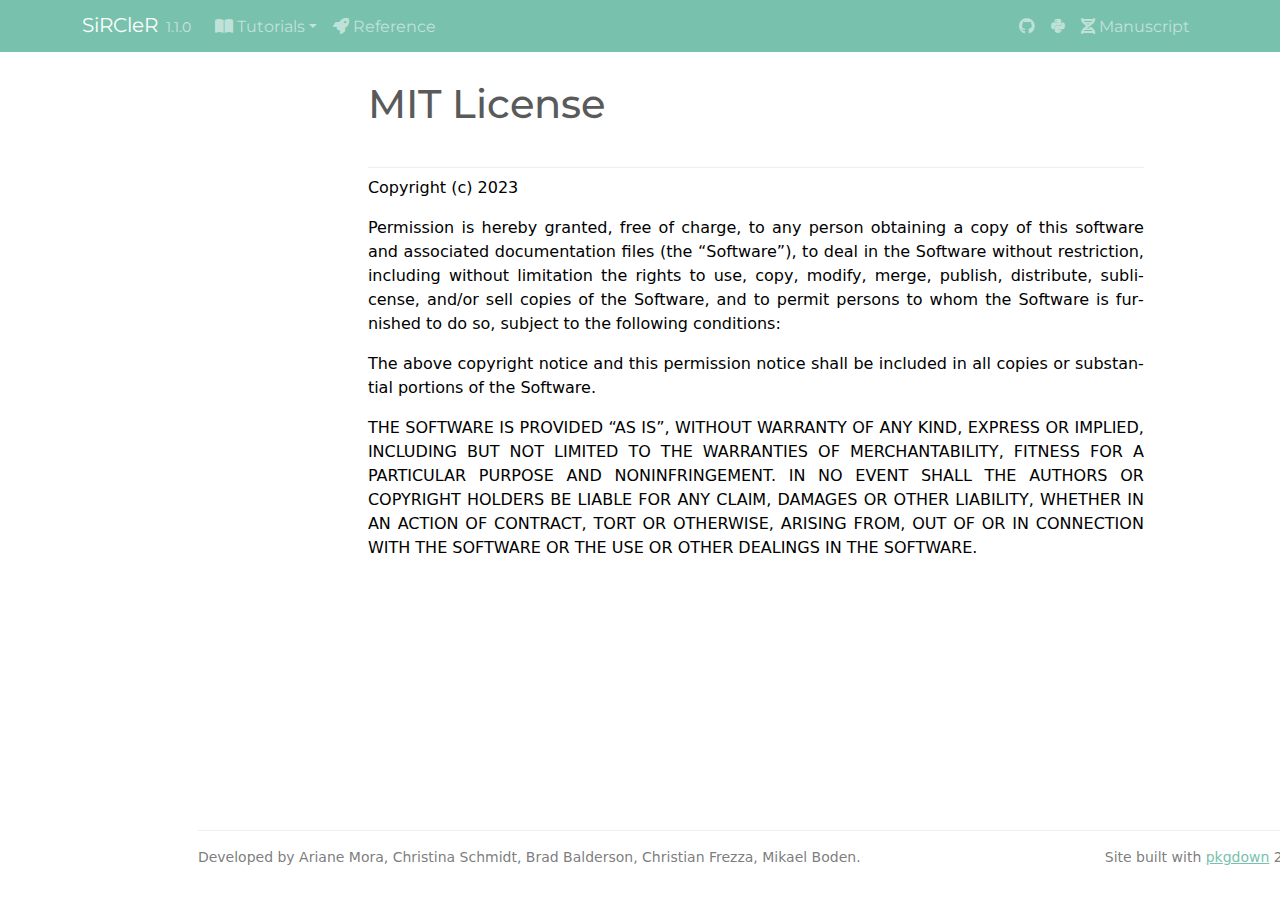
<file: LICENSE.html>
<!DOCTYPE html>
<!-- Generated by pkgdown: do not edit by hand --><html lang="en"><head><meta http-equiv="Content-Type" content="text/html; charset=UTF-8"><meta charset="utf-8"><meta http-equiv="X-UA-Compatible" content="IE=edge"><meta name="viewport" content="width=device-width, initial-scale=1, shrink-to-fit=no"><title>MIT License • SiRCleR</title><!-- favicons --><link rel="icon" type="image/png" sizes="16x16" href="favicon-16x16.png"><link rel="icon" type="image/png" sizes="32x32" href="favicon-32x32.png"><link rel="apple-touch-icon" type="image/png" sizes="180x180" href="apple-touch-icon.png"><link rel="apple-touch-icon" type="image/png" sizes="120x120" href="apple-touch-icon-120x120.png"><link rel="apple-touch-icon" type="image/png" sizes="76x76" href="apple-touch-icon-76x76.png"><link rel="apple-touch-icon" type="image/png" sizes="60x60" href="apple-touch-icon-60x60.png"><script src="deps/jquery-3.6.0/jquery-3.6.0.min.js"></script><meta name="viewport" content="width=device-width, initial-scale=1, shrink-to-fit=no"><link href="deps/bootstrap-5.3.1/bootstrap.min.css" rel="stylesheet"><script src="deps/bootstrap-5.3.1/bootstrap.bundle.min.js"></script><link href="deps/font-awesome-6.5.2/css/all.min.css" rel="stylesheet"><link href="deps/font-awesome-6.5.2/css/v4-shims.min.css" rel="stylesheet"><script src="deps/headroom-0.11.0/headroom.min.js"></script><script src="deps/headroom-0.11.0/jQuery.headroom.min.js"></script><script src="deps/bootstrap-toc-1.0.1/bootstrap-toc.min.js"></script><script src="deps/clipboard.js-2.0.11/clipboard.min.js"></script><script src="deps/search-1.0.0/autocomplete.jquery.min.js"></script><script src="deps/search-1.0.0/fuse.min.js"></script><script src="deps/search-1.0.0/mark.min.js"></script><!-- pkgdown --><script src="pkgdown.js"></script><link href="extra.css" rel="stylesheet"><meta property="og:title" content="MIT License"></head><body>
    <a href="#main" class="visually-hidden-focusable">Skip to contents</a>


    <nav class="navbar navbar-expand-lg fixed-top bg-primary" data-bs-theme="dark" aria-label="Site navigation"><div class="container">

    <a class="navbar-brand me-2" href="index.html">SiRCleR</a>

    <small class="nav-text text-muted me-auto" data-bs-toggle="tooltip" data-bs-placement="bottom" title="">1.1.0</small>


    <button class="navbar-toggler" type="button" data-bs-toggle="collapse" data-bs-target="#navbar" aria-controls="navbar" aria-expanded="false" aria-label="Toggle navigation">
      <span class="navbar-toggler-icon"></span>
    </button>

    <div id="navbar" class="collapse navbar-collapse ms-3">
      <ul class="navbar-nav me-auto"><li class="nav-item dropdown">
  <button class="nav-link dropdown-toggle" type="button" id="dropdown-tutorials" data-bs-toggle="dropdown" aria-expanded="false" aria-haspopup="true"><span class="fa fa-book-open"></span> Tutorials</button>
  <ul class="dropdown-menu" aria-labelledby="dropdown-tutorials"><li><a class="dropdown-item" href="articles/ChooseSettings.html">ChooseSettings</a></li>
    <li><a class="dropdown-item" href="articles/DataAnalysisExample.html">TutorialR</a></li>
  </ul></li>
<li class="nav-item"><a class="nav-link" href="reference/index.html"><span class="fa fa-solid fa-rocket"></span> Reference</a></li>
      </ul><ul class="navbar-nav"><li class="nav-item"><a class="external-link nav-link" href="https://github.com/ArianeMora/SiRCleR"><span class="fa fa-brands fa-github"></span></a></li>
<li class="nav-item"><a class="external-link nav-link" href="https://github.com/ArianeMora/scircm"><span class="fa fa-brands fa-python"></span></a></li>
<li class="nav-item"><a class="external-link nav-link" href="https://genomemedicine.biomedcentral.com/articles/10.1186/s13073-024-01415-3"><span class="fa fa-solid fa-dna"></span> Manuscript</a></li>
      </ul></div>


  </div>
</nav><div class="container template-title-body">
<div class="row">
  <main id="main" class="col-md-9"><div class="page-header">

      <h1>MIT License</h1>

    </div>

<div id="mit-license" class="section level1">

<p>Copyright (c) 2023</p>
<p>Permission is hereby granted, free of charge, to any person obtaining a copy of this software and associated documentation files (the “Software”), to deal in the Software without restriction, including without limitation the rights to use, copy, modify, merge, publish, distribute, sublicense, and/or sell copies of the Software, and to permit persons to whom the Software is furnished to do so, subject to the following conditions:</p>
<p>The above copyright notice and this permission notice shall be included in all copies or substantial portions of the Software.</p>
<p>THE SOFTWARE IS PROVIDED “AS IS”, WITHOUT WARRANTY OF ANY KIND, EXPRESS OR IMPLIED, INCLUDING BUT NOT LIMITED TO THE WARRANTIES OF MERCHANTABILITY, FITNESS FOR A PARTICULAR PURPOSE AND NONINFRINGEMENT. IN NO EVENT SHALL THE AUTHORS OR COPYRIGHT HOLDERS BE LIABLE FOR ANY CLAIM, DAMAGES OR OTHER LIABILITY, WHETHER IN AN ACTION OF CONTRACT, TORT OR OTHERWISE, ARISING FROM, OUT OF OR IN CONNECTION WITH THE SOFTWARE OR THE USE OR OTHER DEALINGS IN THE SOFTWARE.</p>
</div>

  </main></div>


    <footer><div class="pkgdown-footer-left">
  <p>Developed by Ariane Mora, Christina Schmidt, Brad Balderson, Christian Frezza, Mikael Boden.</p>
</div>

<div class="pkgdown-footer-right">
  <p>Site built with <a href="https://pkgdown.r-lib.org/" class="external-link">pkgdown</a> 2.1.1.</p>
</div>

    </footer></div>





  </body></html>
</file>
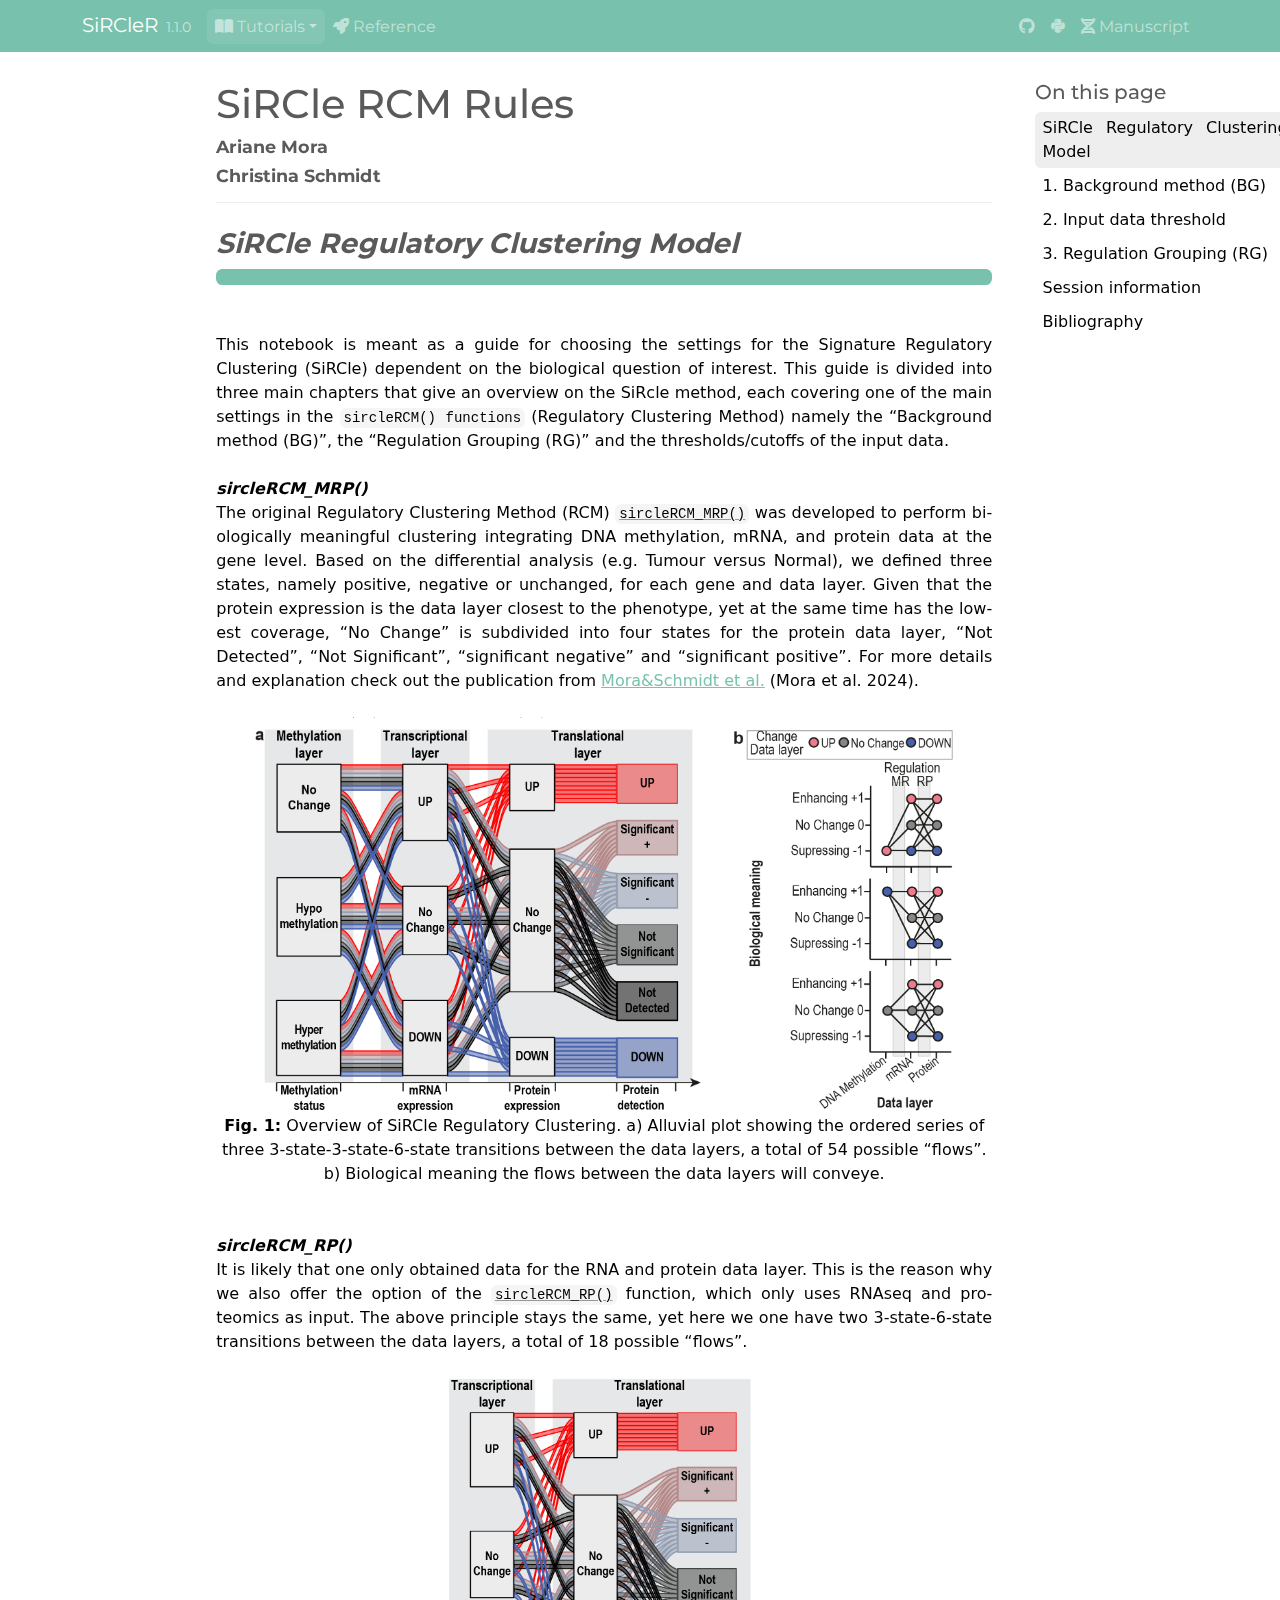
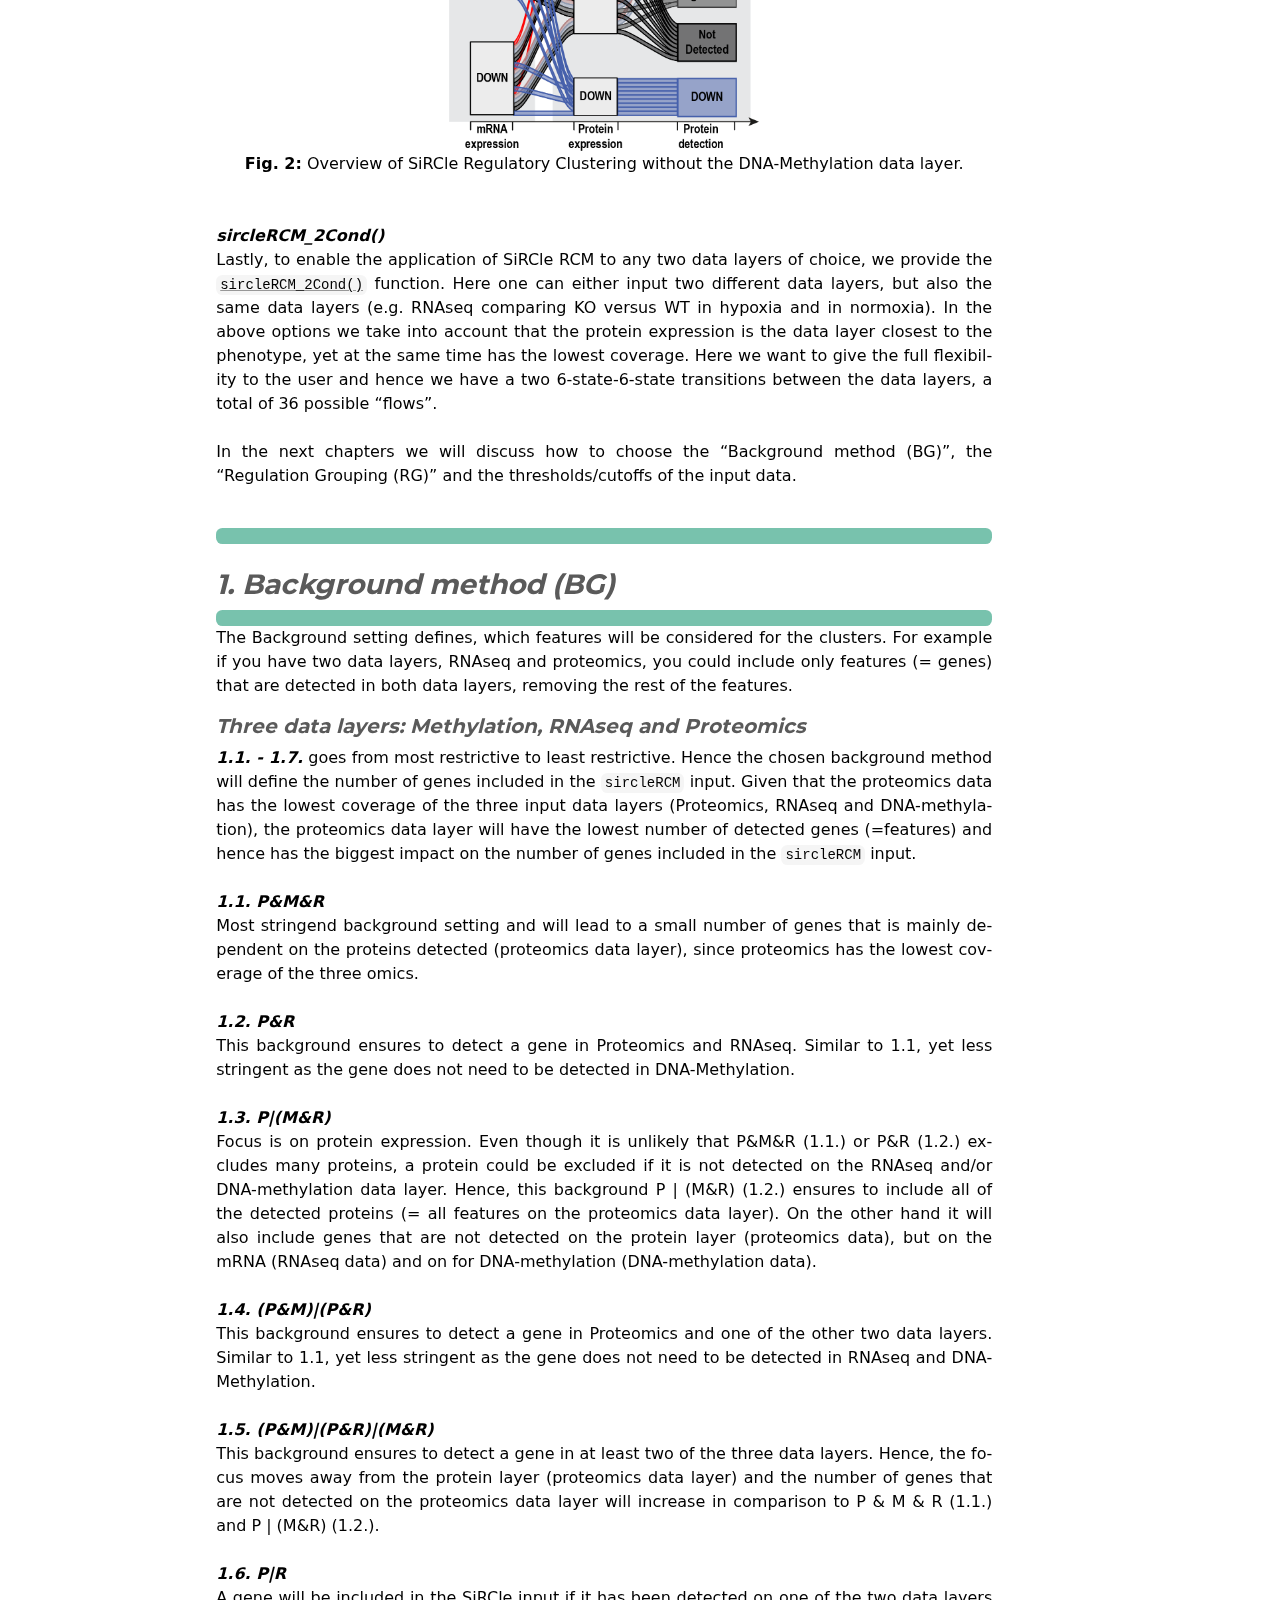
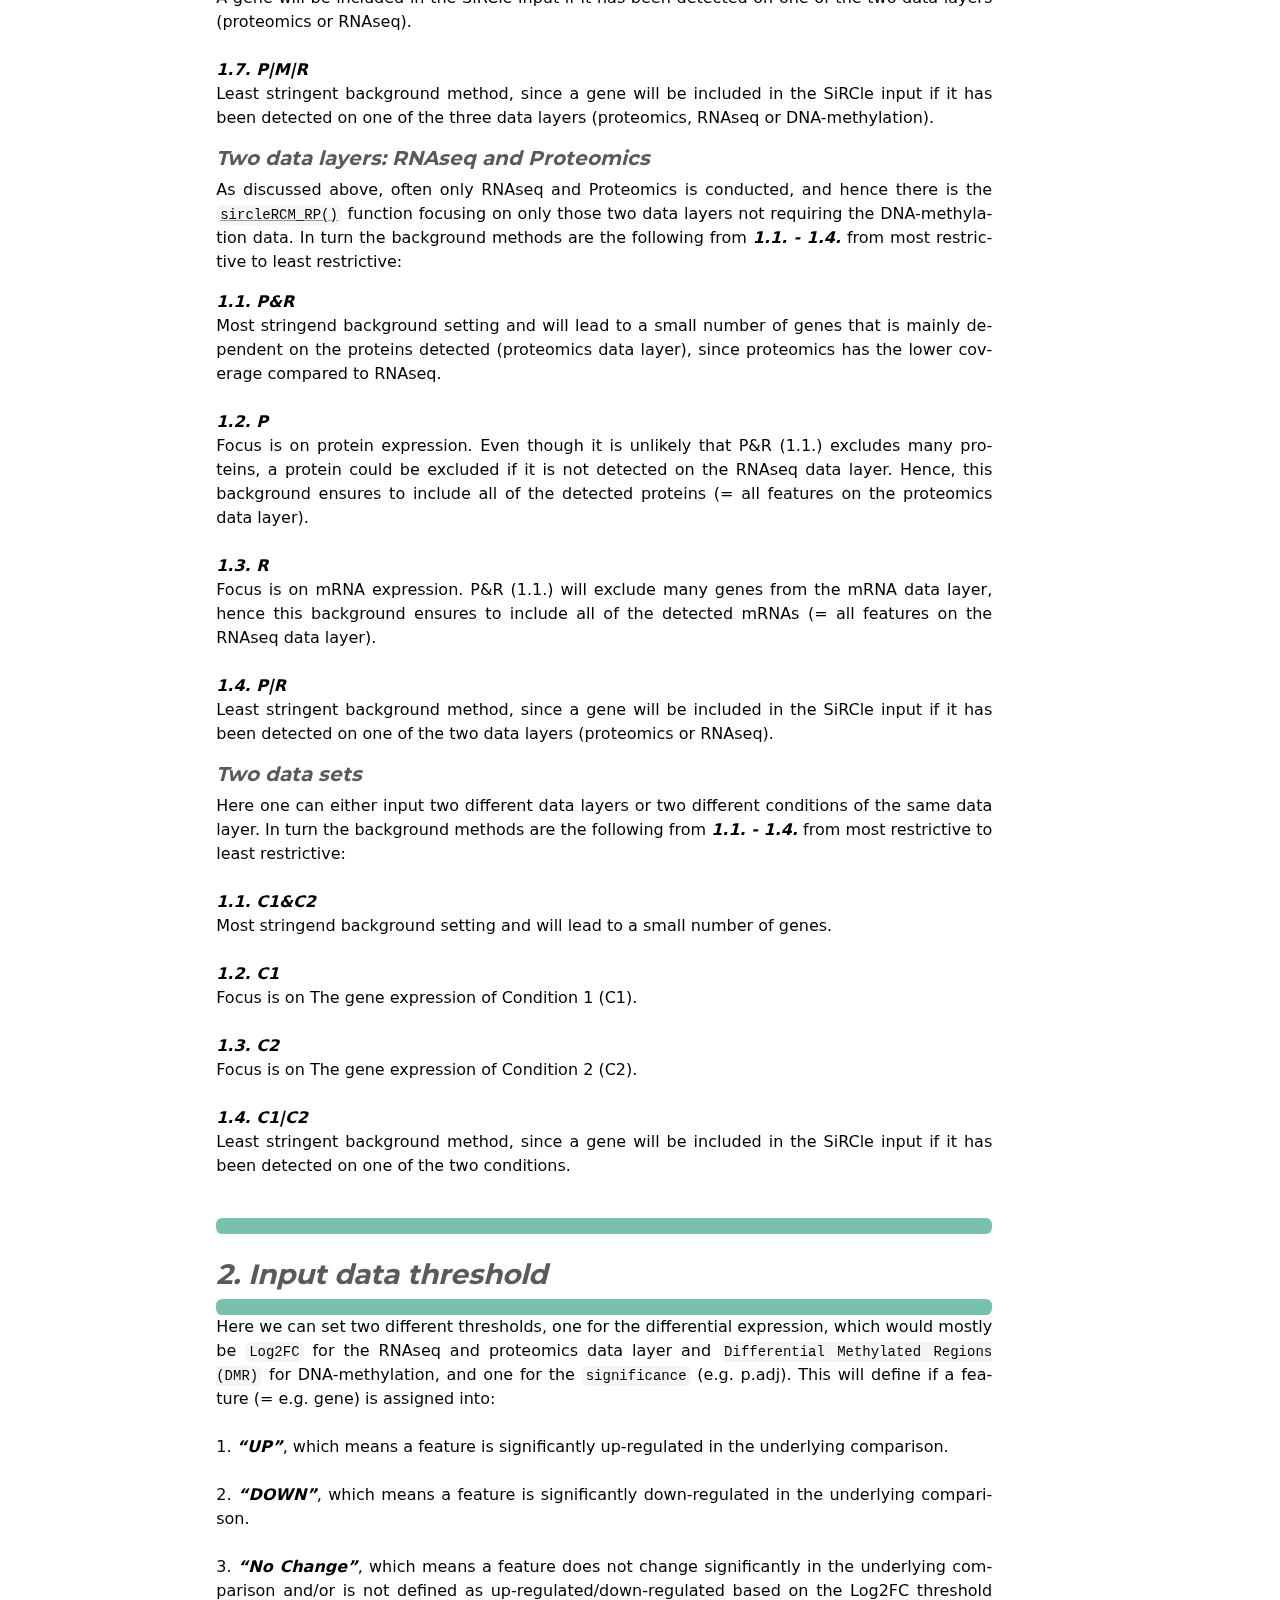
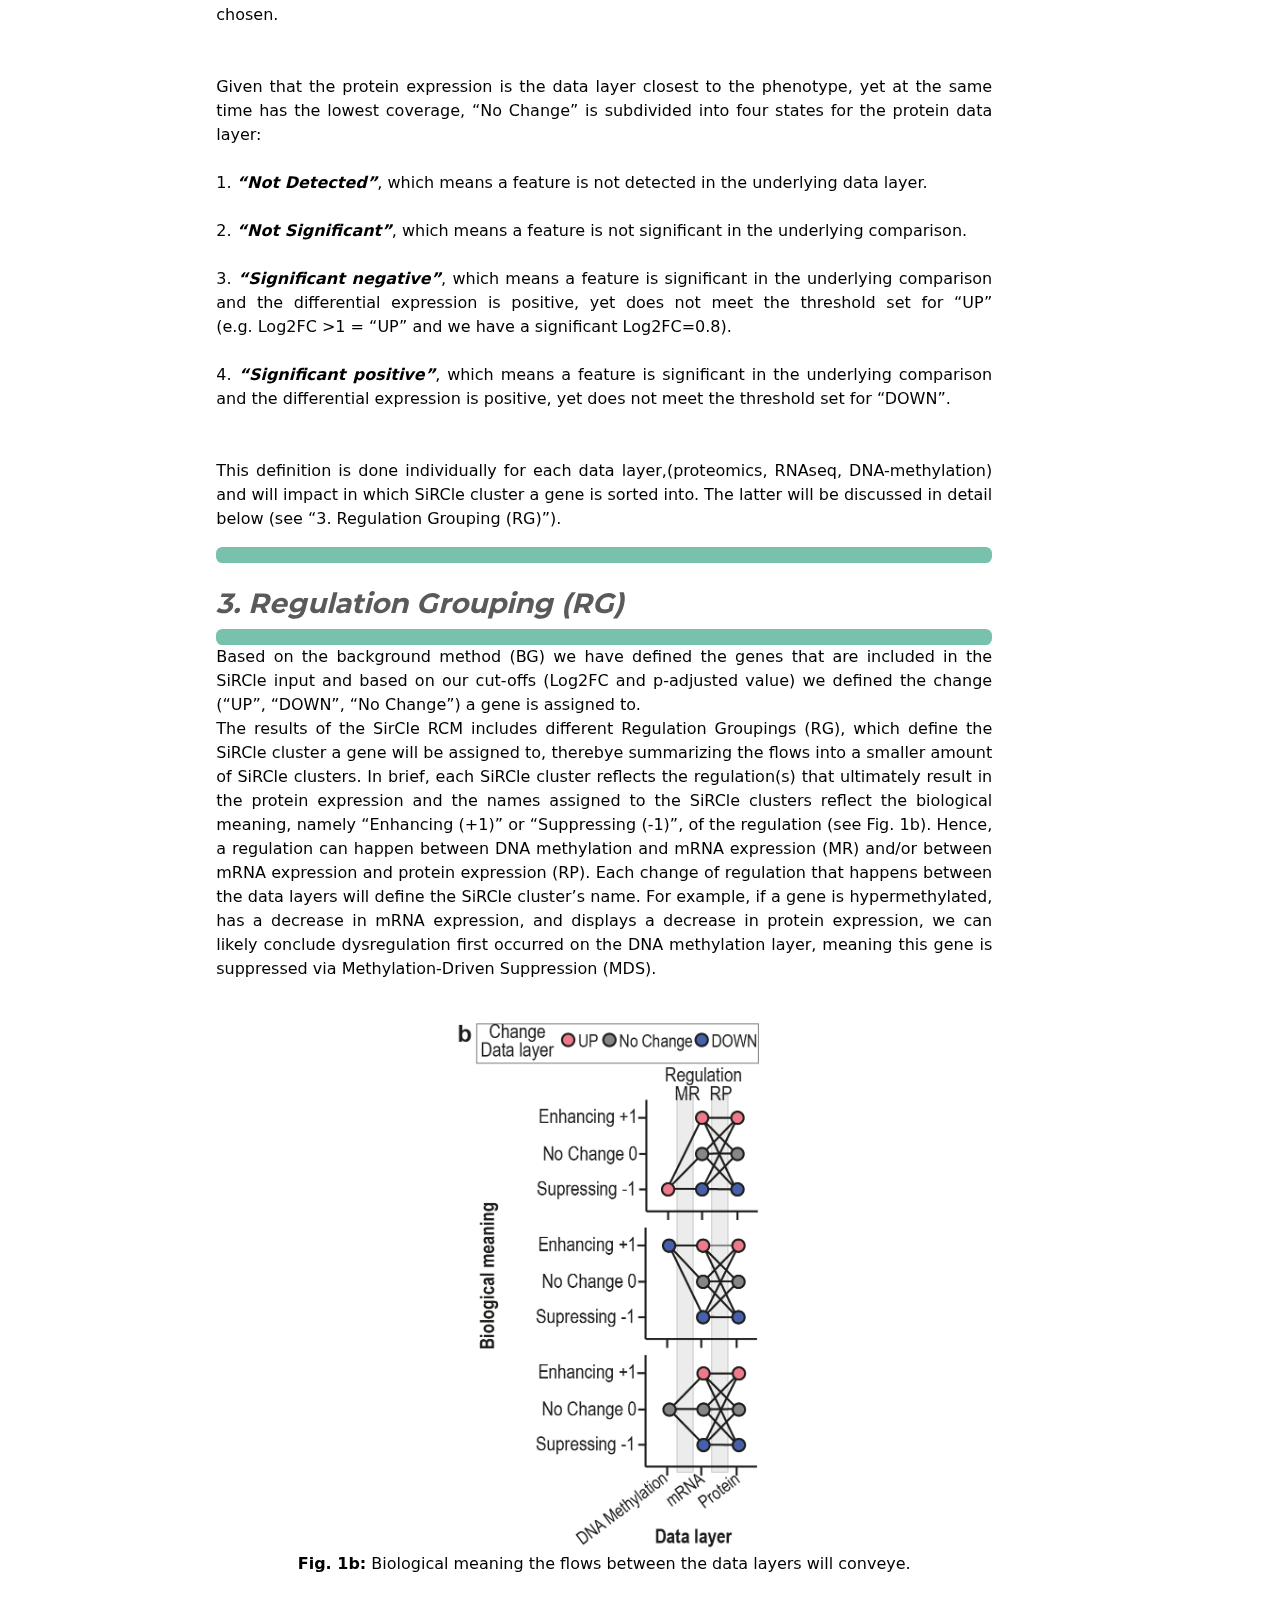
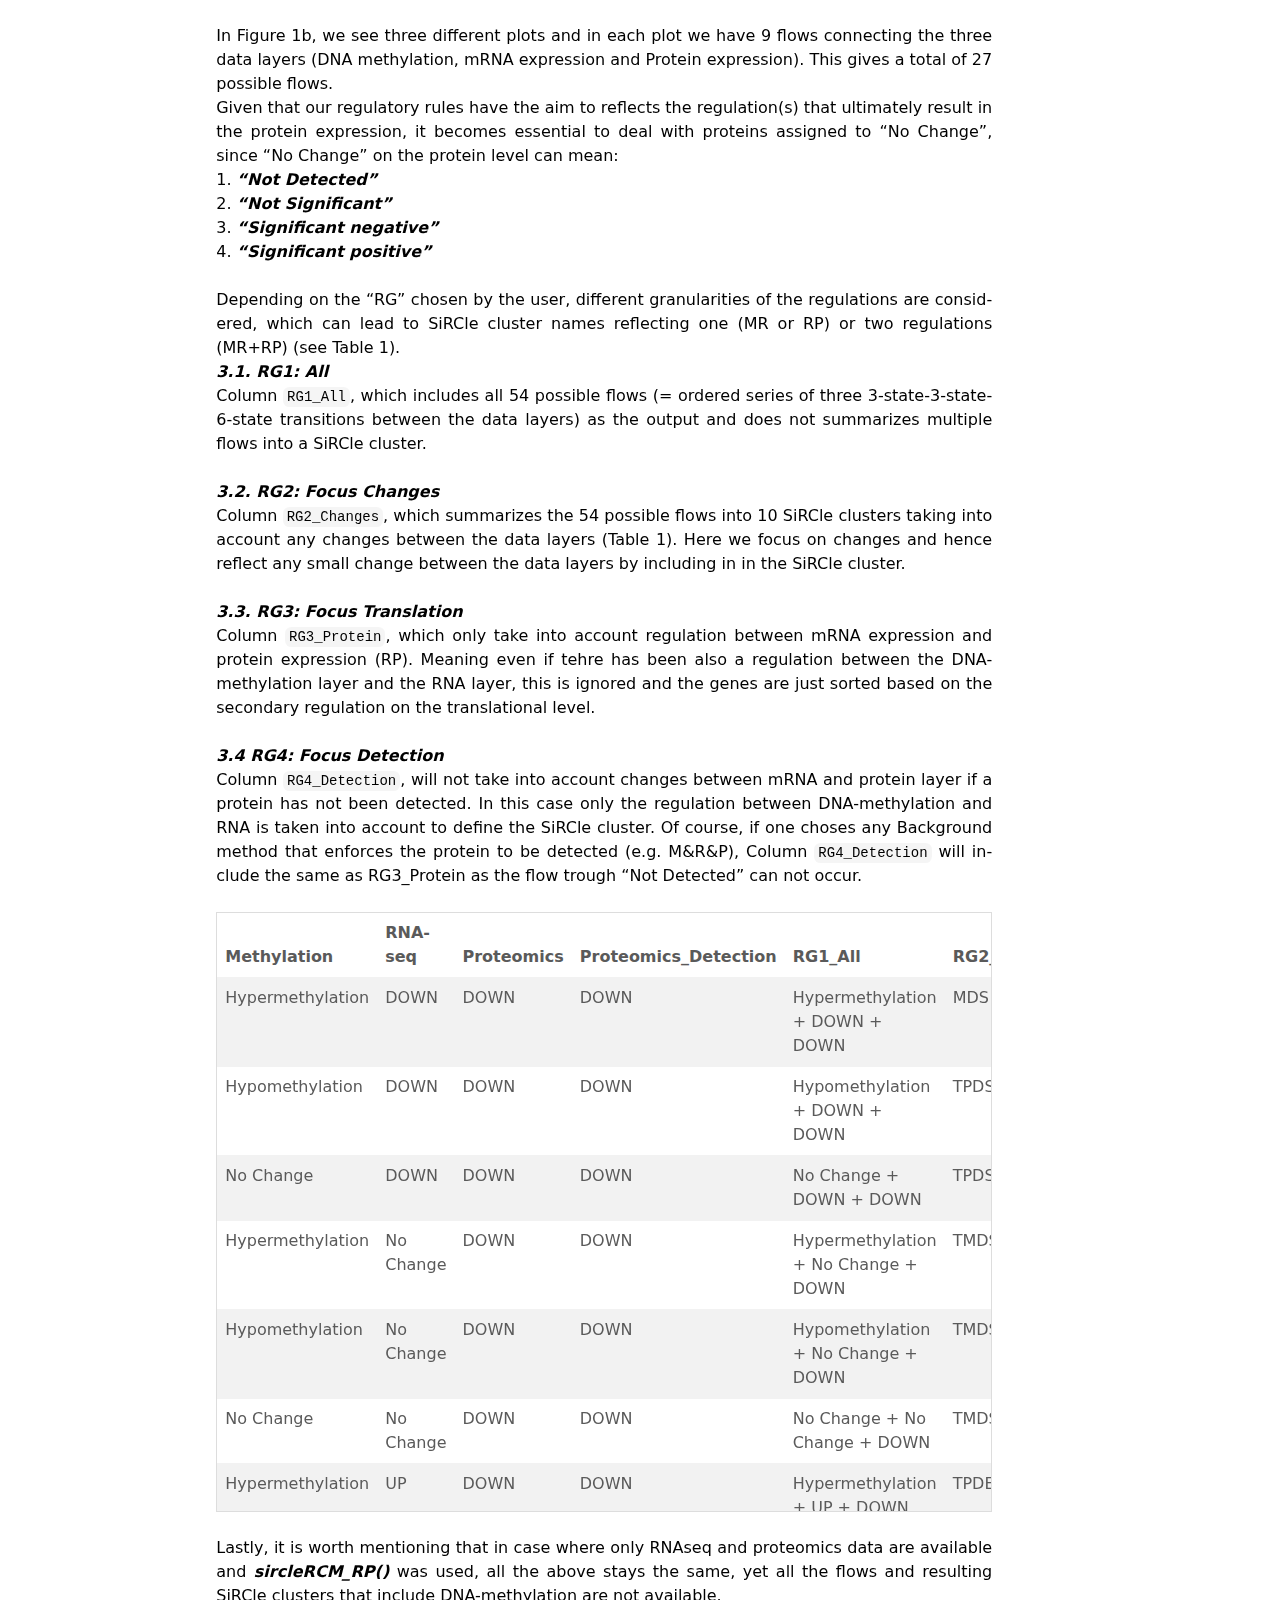
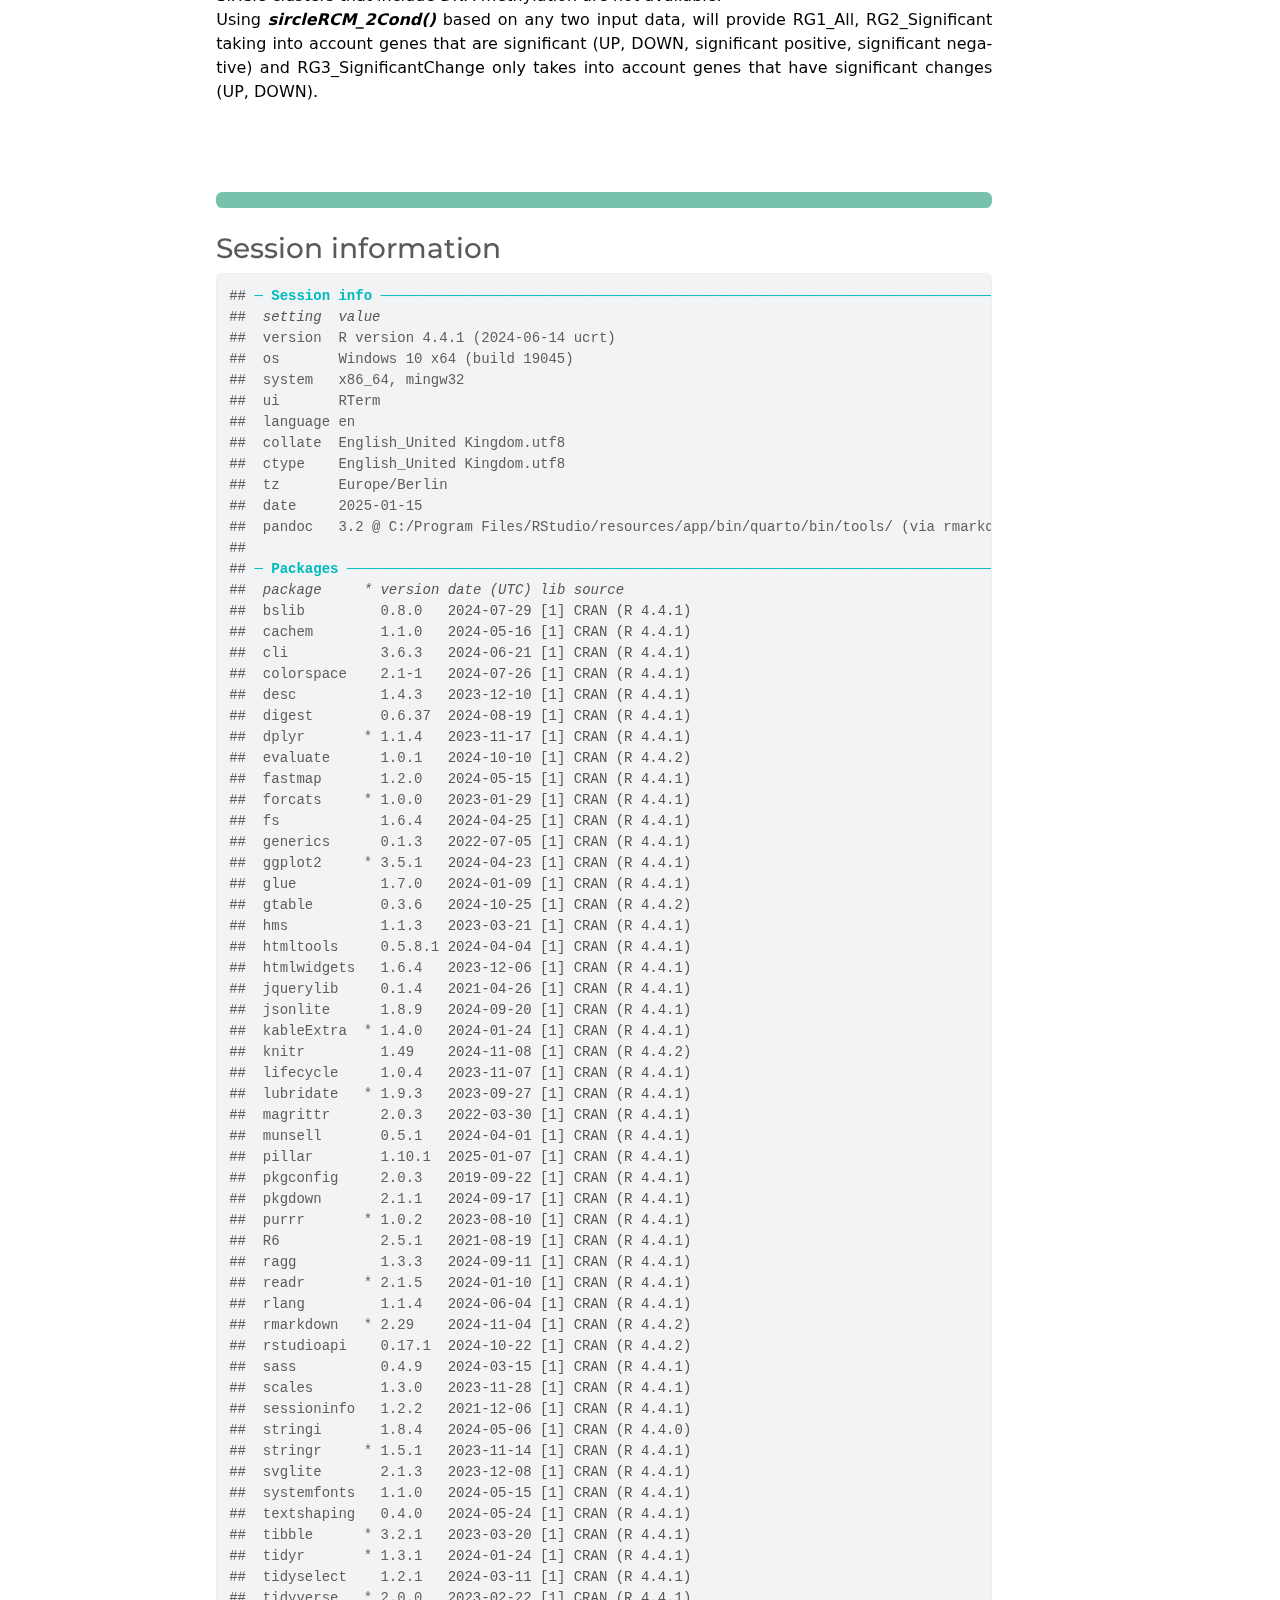
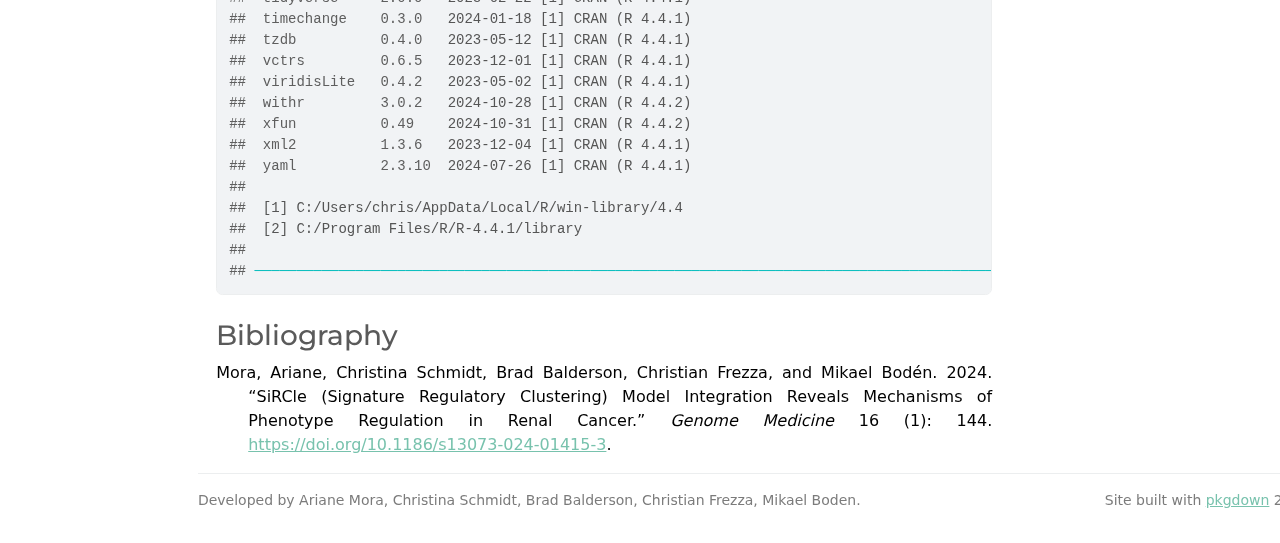
<file: articles/ChooseSettings.html>
<!DOCTYPE html>
<!-- Generated by pkgdown: do not edit by hand --><html lang="en">
<head>
<meta http-equiv="Content-Type" content="text/html; charset=UTF-8">
<meta charset="utf-8">
<meta http-equiv="X-UA-Compatible" content="IE=edge">
<meta name="viewport" content="width=device-width, initial-scale=1, shrink-to-fit=no">
<title>SiRCle RCM Rules • SiRCleR</title>
<!-- favicons --><link rel="icon" type="image/png" sizes="16x16" href="../favicon-16x16.png">
<link rel="icon" type="image/png" sizes="32x32" href="../favicon-32x32.png">
<link rel="apple-touch-icon" type="image/png" sizes="180x180" href="../apple-touch-icon.png">
<link rel="apple-touch-icon" type="image/png" sizes="120x120" href="../apple-touch-icon-120x120.png">
<link rel="apple-touch-icon" type="image/png" sizes="76x76" href="../apple-touch-icon-76x76.png">
<link rel="apple-touch-icon" type="image/png" sizes="60x60" href="../apple-touch-icon-60x60.png">
<script src="../deps/jquery-3.6.0/jquery-3.6.0.min.js"></script><meta name="viewport" content="width=device-width, initial-scale=1, shrink-to-fit=no">
<link href="../deps/bootstrap-5.3.1/bootstrap.min.css" rel="stylesheet">
<script src="../deps/bootstrap-5.3.1/bootstrap.bundle.min.js"></script><link href="../deps/font-awesome-6.5.2/css/all.min.css" rel="stylesheet">
<link href="../deps/font-awesome-6.5.2/css/v4-shims.min.css" rel="stylesheet">
<script src="../deps/headroom-0.11.0/headroom.min.js"></script><script src="../deps/headroom-0.11.0/jQuery.headroom.min.js"></script><script src="../deps/bootstrap-toc-1.0.1/bootstrap-toc.min.js"></script><script src="../deps/clipboard.js-2.0.11/clipboard.min.js"></script><script src="../deps/search-1.0.0/autocomplete.jquery.min.js"></script><script src="../deps/search-1.0.0/fuse.min.js"></script><script src="../deps/search-1.0.0/mark.min.js"></script><!-- pkgdown --><script src="../pkgdown.js"></script><link href="../extra.css" rel="stylesheet">
<meta property="og:title" content="SiRCle RCM Rules">
</head>
<body>
    <a href="#main" class="visually-hidden-focusable">Skip to contents</a>


    <nav class="navbar navbar-expand-lg fixed-top bg-primary" data-bs-theme="dark" aria-label="Site navigation"><div class="container">

    <a class="navbar-brand me-2" href="../index.html">SiRCleR</a>

    <small class="nav-text text-muted me-auto" data-bs-toggle="tooltip" data-bs-placement="bottom" title="">1.1.0</small>


    <button class="navbar-toggler" type="button" data-bs-toggle="collapse" data-bs-target="#navbar" aria-controls="navbar" aria-expanded="false" aria-label="Toggle navigation">
      <span class="navbar-toggler-icon"></span>
    </button>

    <div id="navbar" class="collapse navbar-collapse ms-3">
      <ul class="navbar-nav me-auto">
<li class="active nav-item dropdown">
  <button class="nav-link dropdown-toggle" type="button" id="dropdown-tutorials" data-bs-toggle="dropdown" aria-expanded="false" aria-haspopup="true"><span class="fa fa-book-open"></span> Tutorials</button>
  <ul class="dropdown-menu" aria-labelledby="dropdown-tutorials">
<li><a class="dropdown-item" href="../articles/ChooseSettings.html">ChooseSettings</a></li>
    <li><a class="dropdown-item" href="../articles/DataAnalysisExample.html">TutorialR</a></li>
  </ul>
</li>
<li class="nav-item"><a class="nav-link" href="../reference/index.html"><span class="fa fa-solid fa-rocket"></span> Reference</a></li>
      </ul>
<ul class="navbar-nav">
<li class="nav-item"><a class="external-link nav-link" href="https://github.com/ArianeMora/SiRCleR"><span class="fa fa-brands fa-github"></span></a></li>
<li class="nav-item"><a class="external-link nav-link" href="https://github.com/ArianeMora/scircm"><span class="fa fa-brands fa-python"></span></a></li>
<li class="nav-item"><a class="external-link nav-link" href="https://genomemedicine.biomedcentral.com/articles/10.1186/s13073-024-01415-3"><span class="fa fa-solid fa-dna"></span> Manuscript</a></li>
      </ul>
</div>


  </div>
</nav><div class="container template-article">



<script src="ChooseSettings_files/kePrint-0.0.1/kePrint.js"></script><link href="ChooseSettings_files/lightable-0.0.1/lightable.css" rel="stylesheet">
<div class="row">
  <main id="main" class="col-md-9"><div class="page-header">

      <h1>SiRCle RCM Rules</h1>
                        <h4 data-toc-skip class="author">Ariane
Mora</h4>
                                    <h4 data-toc-skip class="author">Christina
Schmidt</h4>
                        
      

      <div class="d-none name"><code>ChooseSettings.Rmd</code></div>
    </div>

    
    
<div class="section level2">
<h2 id="sircle-regulatory-clustering-model">
<strong><em>SiRCle Regulatory Clustering Model</em></strong><a class="anchor" aria-label="anchor" href="#sircle-regulatory-clustering-model"></a>
</h2>
<div class="progress progress-striped active">
<div class="progress-bar" style="width: 100%">

</div>
</div>
<br><br>
This notebook is meant as a guide for choosing the settings for the
Signature Regulatory Clustering (SiRCle) dependent on the biological
question of interest. This guide is divided into three main chapters
that give an overview on the SiRcle method, each covering one of the
main settings in the <code>sircleRCM() functions</code> (Regulatory
Clustering Method) namely the “Background method (BG)”, the “Regulation
Grouping (RG)” and the thresholds/cutoffs of the input data.<br><br><strong><em>sircleRCM_MRP()</em></strong><br>
The original Regulatory Clustering Method (RCM)
<code><a href="../reference/sircleRCM_MRP.html">sircleRCM_MRP()</a></code> was developed to perform biologically
meaningful clustering integrating DNA methylation, mRNA, and protein
data at the gene level. Based on the differential analysis (e.g. Tumour
versus Normal), we defined three states, namely positive, negative or
unchanged, for each gene and data layer. Given that the protein
expression is the data layer closest to the phenotype, yet at the same
time has the lowest coverage, “No Change” is subdivided into four states
for the protein data layer, “Not Detected”, “Not Significant”,
“significant negative” and “significant positive”. For more details and
explanation check out the publication from <a href="https://genomemedicine.biomedcentral.com/articles/10.1186/s13073-024-01415-3" class="external-link">Mora&amp;Schmidt
et al.</a> <span class="citation">(Mora et al. 2024)</span>.<br><br><center>
<div class="float">
<img src="sircleRCM_MRP.png" style="width:90.0%" alt="Fig. 1: Overview of SiRCle Regulatory Clustering. a) Alluvial plot showing the ordered series of three 3-state-3-state-6-state transitions between the data layers, a total of 54 possible “flows”. b) Biological meaning the flows between the data layers will conveye."><div class="figcaption">
<strong>Fig. 1:</strong> Overview of SiRCle
Regulatory Clustering. a) Alluvial plot showing the ordered series of
three 3-state-3-state-6-state transitions between the data layers, a
total of 54 possible “flows”. b) Biological meaning the flows between
the data layers will conveye.</div>
</div>
</center>
<br><br><strong><em>sircleRCM_RP()</em></strong><br>
It is likely that one only obtained data for the RNA and protein data
layer. This is the reason why we also offer the option of the
<code><a href="../reference/sircleRCM_RP.html">sircleRCM_RP()</a></code> function, which only uses RNAseq and
proteomics as input. The above principle stays the same, yet here we one
have two 3-state-6-state transitions between the data layers, a total of
18 possible “flows”.<br><br><center>
<div class="float">
<img src="sircleRCM_RP.png" style="width:40.0%" alt="Fig. 2: Overview of SiRCle Regulatory Clustering without the DNA-Methylation data layer."><div class="figcaption">
<strong>Fig. 2:</strong> Overview of SiRCle
Regulatory Clustering without the DNA-Methylation data layer.</div>
</div>
</center>
<p><br><br><strong><em>sircleRCM_2Cond()</em></strong><br>
Lastly, to enable the application of SiRCle RCM to any two data layers
of choice, we provide the <code><a href="../reference/sircleRCM_2Cond.html">sircleRCM_2Cond()</a></code> function. Here
one can either input two different data layers, but also the same data
layers (e.g. RNAseq comparing KO versus WT in hypoxia and in normoxia).
In the above options we take into account that the protein expression is
the data layer closest to the phenotype, yet at the same time has the
lowest coverage. Here we want to give the full flexibility to the user
and hence we have a two 6-state-6-state transitions between the data
layers, a total of 36 possible “flows”.<br><br>
In the next chapters we will discuss how to choose the “Background
method (BG)”, the “Regulation Grouping (RG)” and the thresholds/cutoffs
of the input data.<br><br></p>
<div class="progress progress-striped active">
<div class="progress-bar" style="width: 100%">

</div>
</div>
</div>
<div class="section level2">
<h2 id="background-method-bg">
<strong><em>1. Background method (BG)</em></strong><a class="anchor" aria-label="anchor" href="#background-method-bg"></a>
</h2>
<div class="progress progress-striped active">
<div class="progress-bar" style="width: 100%">

</div>
</div>
<p>The Background setting defines, which features will be considered for
the clusters. For example if you have two data layers, RNAseq and
proteomics, you could include only features (= genes) that are detected
in both data layers, removing the rest of the features.</p>
<div class="section level3">
<h3 id="three-data-layers-methylation-rnaseq-and-proteomics">
<strong><em>Three data layers: Methylation, RNAseq and
Proteomics</em></strong><a class="anchor" aria-label="anchor" href="#three-data-layers-methylation-rnaseq-and-proteomics"></a>
</h3>
<p><strong><em>1.1. - 1.7.</em></strong> goes from most restrictive to
least restrictive. Hence the chosen background method will define the
number of genes included in the <code>sircleRCM</code> input. Given that
the proteomics data has the lowest coverage of the three input data
layers (Proteomics, RNAseq and DNA-methylation), the proteomics data
layer will have the lowest number of detected genes (=features) and
hence has the biggest impact on the number of genes included in the
<code>sircleRCM</code> input.<br><br><strong><em>1.1. P&amp;M&amp;R</em></strong><br>
Most stringend background setting and will lead to a small number of
genes that is mainly dependent on the proteins detected (proteomics data
layer), since proteomics has the lowest coverage of the three
omics.<br><br><strong><em>1.2. P&amp;R</em></strong><br>
This background ensures to detect a gene in Proteomics and RNAseq.
Similar to 1.1, yet less stringent as the gene does not need to be
detected in DNA-Methylation.<br><br><strong><em>1.3. P|(M&amp;R)</em></strong><br>
Focus is on protein expression. Even though it is unlikely that
P&amp;M&amp;R (1.1.) or P&amp;R (1.2.) excludes many proteins, a protein
could be excluded if it is not detected on the RNAseq and/or
DNA-methylation data layer. Hence, this background P | (M&amp;R) (1.2.)
ensures to include all of the detected proteins (= all features on the
proteomics data layer). On the other hand it will also include genes
that are not detected on the protein layer (proteomics data), but on the
mRNA (RNAseq data) and on for DNA-methylation (DNA-methylation
data).<br><br><strong><em>1.4. (P&amp;M)|(P&amp;R)</em></strong><br>
This background ensures to detect a gene in Proteomics and one of the
other two data layers. Similar to 1.1, yet less stringent as the gene
does not need to be detected in RNAseq and DNA-Methylation.<br><br><strong><em>1.5. (P&amp;M)|(P&amp;R)|(M&amp;R)</em></strong><br>
This background ensures to detect a gene in at least two of the three
data layers. Hence, the focus moves away from the protein layer
(proteomics data layer) and the number of genes that are not detected on
the proteomics data layer will increase in comparison to P &amp; M &amp;
R (1.1.) and P | (M&amp;R) (1.2.).<br><br><strong><em>1.6. P|R</em></strong><br>
A gene will be included in the SiRCle input if it has been detected on
one of the two data layers (proteomics or RNAseq).<br><br><strong><em>1.7. P|M|R</em></strong><br>
Least stringent background method, since a gene will be included in the
SiRCle input if it has been detected on one of the three data layers
(proteomics, RNAseq or DNA-methylation).<br></p>
</div>
<div class="section level3">
<h3 id="two-data-layers-rnaseq-and-proteomics">
<strong><em>Two data layers: RNAseq and
Proteomics</em></strong><a class="anchor" aria-label="anchor" href="#two-data-layers-rnaseq-and-proteomics"></a>
</h3>
<p>As discussed above, often only RNAseq and Proteomics is conducted,
and hence there is the <code><a href="../reference/sircleRCM_RP.html">sircleRCM_RP()</a></code> function focusing on
only those two data layers not requiring the DNA-methylation data. In
turn the background methods are the following from <strong><em>1.1. -
1.4.</em></strong> from most restrictive to least restrictive:</p>
<p><strong><em>1.1. P&amp;R</em></strong><br>
Most stringend background setting and will lead to a small number of
genes that is mainly dependent on the proteins detected (proteomics data
layer), since proteomics has the lower coverage compared to
RNAseq.<br><br><strong><em>1.2. P</em></strong><br>
Focus is on protein expression. Even though it is unlikely that P&amp;R
(1.1.) excludes many proteins, a protein could be excluded if it is not
detected on the RNAseq data layer. Hence, this background ensures to
include all of the detected proteins (= all features on the proteomics
data layer).<br><br><strong><em>1.3. R</em></strong><br>
Focus is on mRNA expression. P&amp;R (1.1.) will exclude many genes from
the mRNA data layer, hence this background ensures to include all of the
detected mRNAs (= all features on the RNAseq data layer).<br><br><strong><em>1.4. P|R</em></strong><br>
Least stringent background method, since a gene will be included in the
SiRCle input if it has been detected on one of the two data layers
(proteomics or RNAseq).<br></p>
</div>
<div class="section level3">
<h3 id="two-data-sets">
<strong><em>Two data sets</em></strong><a class="anchor" aria-label="anchor" href="#two-data-sets"></a>
</h3>
<p>Here one can either input two different data layers or two different
conditions of the same data layer. In turn the background methods are
the following from <strong><em>1.1. - 1.4.</em></strong> from most
restrictive to least restrictive:<br><br><strong><em>1.1. C1&amp;C2</em></strong><br>
Most stringend background setting and will lead to a small number of
genes.<br><br><strong><em>1.2. C1</em></strong><br>
Focus is on The gene expression of Condition 1 (C1).<br><br><strong><em>1.3. C2</em></strong><br>
Focus is on The gene expression of Condition 2 (C2).<br><br><strong><em>1.4. C1|C2</em></strong><br>
Least stringent background method, since a gene will be included in the
SiRCle input if it has been detected on one of the two conditions.<br><br></p>
<div class="progress progress-striped active">
<div class="progress-bar" style="width: 100%">

</div>
</div>
</div>
</div>
<div class="section level2">
<h2 id="input-data-threshold">
<strong><em>2. Input data threshold</em></strong><a class="anchor" aria-label="anchor" href="#input-data-threshold"></a>
</h2>
<div class="progress progress-striped active">
<div class="progress-bar" style="width: 100%">

</div>
</div>
<p>Here we can set two different thresholds, one for the differential
expression, which would mostly be <code>Log2FC</code> for the RNAseq and
proteomics data layer and
<code>Differential Methylated Regions (DMR)</code> for DNA-methylation,
and one for the <code>significance</code> (e.g. p.adj). This will define
if a feature (= e.g. gene) is assigned into:<br><br>
1. <strong><em>“UP”</em></strong>, which means a feature is
significantly up-regulated in the underlying comparison.<br><br>
2. <strong><em>“DOWN”</em></strong>, which means a feature is
significantly down-regulated in the underlying comparison.<br><br>
3. <strong><em>“No Change”</em></strong>, which means a feature does not
change significantly in the underlying comparison and/or is not defined
as up-regulated/down-regulated based on the Log2FC threshold
chosen.<br><br><br>
Given that the protein expression is the data layer closest to the
phenotype, yet at the same time has the lowest coverage, “No Change” is
subdivided into four states for the protein data layer:<br><br>
1. <strong><em>“Not Detected”</em></strong>, which means a feature is
not detected in the underlying data layer.<br><br>
2. <strong><em>“Not Significant”</em></strong>, which means a feature is
not significant in the underlying comparison.<br><br>
3. <strong><em>“Significant negative”</em></strong>, which means a
feature is significant in the underlying comparison and the differential
expression is positive, yet does not meet the threshold set for “UP”
(e.g. Log2FC &gt;1 = “UP” and we have a significant Log2FC=0.8).<br><br>
4. <strong><em>“Significant positive”</em></strong>, which means a
feature is significant in the underlying comparison and the differential
expression is positive, yet does not meet the threshold set for
“DOWN”.<br><br><br>
This definition is done individually for each data layer,(proteomics,
RNAseq, DNA-methylation) and will impact in which SiRCle cluster a gene
is sorted into. The latter will be discussed in detail below (see “3.
Regulation Grouping (RG)”).</p>
<div class="progress progress-striped active">
<div class="progress-bar" style="width: 100%">

</div>
</div>
</div>
<div class="section level2">
<h2 id="regulation-grouping-rg">
<strong><em>3. Regulation Grouping (RG)</em></strong><a class="anchor" aria-label="anchor" href="#regulation-grouping-rg"></a>
</h2>
<div class="progress progress-striped active">
<div class="progress-bar" style="width: 100%">

</div>
</div>
Based on the background method (BG) we have defined the genes that are
included in the SiRCle input and based on our cut-offs (Log2FC and
p-adjusted value) we defined the change (“UP”, “DOWN”, “No Change”) a
gene is assigned to.<br>
The results of the SirCle RCM includes different Regulation Groupings
(RG), which define the SiRCle cluster a gene will be assigned to,
therebye summarizing the flows into a smaller amount of SiRCle clusters.
In brief, each SiRCle cluster reflects the regulation(s) that ultimately
result in the protein expression and the names assigned to the SiRCle
clusters reflect the biological meaning, namely “Enhancing (+1)” or
“Suppressing (-1)”, of the regulation (see Fig. 1b). Hence, a regulation
can happen between DNA methylation and mRNA expression (MR) and/or
between mRNA expression and protein expression (RP). Each change of
regulation that happens between the data layers will define the SiRCle
cluster’s name. For example, if a gene is hypermethylated, has a
decrease in mRNA expression, and displays a decrease in protein
expression, we can likely conclude dysregulation first occurred on the
DNA methylation layer, meaning this gene is suppressed via
Methylation-Driven Suppression (MDS).<br><br><center>
<div class="float">
<img src="sircleRCM_MRP_b.png" style="width:40.0%" alt="Fig. 1b: Biological meaning the flows between the data layers will conveye."><div class="figcaption">
<strong>Fig. 1b:</strong> Biological meaning the
flows between the data layers will conveye.</div>
</div>
</center>
<br><br>
In Figure 1b, we see three different plots and in each plot we have 9
flows connecting the three data layers (DNA methylation, mRNA expression
and Protein expression). This gives a total of 27 possible flows.<br>
Given that our regulatory rules have the aim to reflects the
regulation(s) that ultimately result in the protein expression, it
becomes essential to deal with proteins assigned to “No Change”, since
“No Change” on the protein level can mean:<br>
1. <strong><em>“Not Detected”</em></strong><br>
2. <strong><em>“Not Significant”</em></strong><br>
3. <strong><em>“Significant negative”</em></strong><br>
4. <strong><em>“Significant positive”</em></strong><br><br>
Depending on the “RG” chosen by the user, different granularities of the
regulations are considered, which can lead to SiRCle cluster names
reflecting one (MR or RP) or two regulations (MR+RP) (see Table
1).<br><strong><em>3.1. RG1: All</em></strong><br>
Column <code>RG1_All</code>, which includes all 54 possible flows (=
ordered series of three 3-state-3-state-6-state transitions between the
data layers) as the output and does not summarizes multiple flows into a
SiRCle cluster.<br><br><strong><em>3.2. RG2: Focus Changes</em></strong><br>
Column <code>RG2_Changes</code>, which summarizes the 54 possible flows
into 10 SiRCle clusters taking into account any changes between the data
layers (Table 1). Here we focus on changes and hence reflect any small
change between the data layers by including in in the SiRCle
cluster.<br><br><strong><em>3.3. RG3: Focus Translation</em></strong><br>
Column <code>RG3_Protein</code>, which only take into account regulation
between mRNA expression and protein expression (RP). Meaning even if
tehre has been also a regulation between the DNA-methylation layer and
the RNA layer, this is ignored and the genes are just sorted based on
the secondary regulation on the translational level.<br><br><strong><em>3.4 RG4: Focus Detection</em></strong><br>
Column <code>RG4_Detection</code>, will not take into account changes
between mRNA and protein layer if a protein has not been detected. In
this case only the regulation between DNA-methylation and RNA is taken
into account to define the SiRCle cluster. Of course, if one choses any
Background method that enforces the protein to be detected
(e.g. M&amp;R&amp;P), Column <code>RG4_Detection</code> will include the
same as RG3_Protein as the flow trough “Not Detected” can not
occur.<br><br><div style="border: 1px solid #ddd; padding: 0px; overflow-y: scroll; height:600px; overflow-x: scroll; width:100%; ">
<table class="table table table-striped" style="width: auto !important; margin-left: auto; margin-right: auto;">
<caption>
Table 1: Regulatory Grouping (RG) 1-4 for <code><a href="../reference/sircleRCM_MRP.html">sircleRCM_MRP()</a></code>
function
</caption>
<thead><tr>
<th style="text-align:left;position: sticky; top:0; background-color: #FFFFFF;">
Methylation
</th>
<th style="text-align:left;position: sticky; top:0; background-color: #FFFFFF;">
RNA-seq
</th>
<th style="text-align:left;position: sticky; top:0; background-color: #FFFFFF;">
Proteomics
</th>
<th style="text-align:left;position: sticky; top:0; background-color: #FFFFFF;">
Proteomics_Detection
</th>
<th style="text-align:left;position: sticky; top:0; background-color: #FFFFFF;">
RG1_All
</th>
<th style="text-align:left;position: sticky; top:0; background-color: #FFFFFF;">
RG2_Changes
</th>
<th style="text-align:left;position: sticky; top:0; background-color: #FFFFFF;">
RG3_Protein
</th>
<th style="text-align:left;position: sticky; top:0; background-color: #FFFFFF;">
RG4_Detection
</th>
</tr></thead>
<tbody>
<tr>
<td style="text-align:left;">
Hypermethylation
</td>
<td style="text-align:left;">
DOWN
</td>
<td style="text-align:left;">
DOWN
</td>
<td style="text-align:left;">
DOWN
</td>
<td style="text-align:left;">
Hypermethylation + DOWN + DOWN
</td>
<td style="text-align:left;">
MDS
</td>
<td style="text-align:left;">
MDS
</td>
<td style="text-align:left;">
MDS
</td>
</tr>
<tr>
<td style="text-align:left;">
Hypomethylation
</td>
<td style="text-align:left;">
DOWN
</td>
<td style="text-align:left;">
DOWN
</td>
<td style="text-align:left;">
DOWN
</td>
<td style="text-align:left;">
Hypomethylation + DOWN + DOWN
</td>
<td style="text-align:left;">
TPDS
</td>
<td style="text-align:left;">
TPDS
</td>
<td style="text-align:left;">
TPDS
</td>
</tr>
<tr>
<td style="text-align:left;">
No Change
</td>
<td style="text-align:left;">
DOWN
</td>
<td style="text-align:left;">
DOWN
</td>
<td style="text-align:left;">
DOWN
</td>
<td style="text-align:left;">
No Change + DOWN + DOWN
</td>
<td style="text-align:left;">
TPDS
</td>
<td style="text-align:left;">
TPDS
</td>
<td style="text-align:left;">
TPDS
</td>
</tr>
<tr>
<td style="text-align:left;">
Hypermethylation
</td>
<td style="text-align:left;">
No Change
</td>
<td style="text-align:left;">
DOWN
</td>
<td style="text-align:left;">
DOWN
</td>
<td style="text-align:left;">
Hypermethylation + No Change + DOWN
</td>
<td style="text-align:left;">
TMDS
</td>
<td style="text-align:left;">
TMDS
</td>
<td style="text-align:left;">
TMDS
</td>
</tr>
<tr>
<td style="text-align:left;">
Hypomethylation
</td>
<td style="text-align:left;">
No Change
</td>
<td style="text-align:left;">
DOWN
</td>
<td style="text-align:left;">
DOWN
</td>
<td style="text-align:left;">
Hypomethylation + No Change + DOWN
</td>
<td style="text-align:left;">
TMDS
</td>
<td style="text-align:left;">
TMDS
</td>
<td style="text-align:left;">
TMDS
</td>
</tr>
<tr>
<td style="text-align:left;">
No Change
</td>
<td style="text-align:left;">
No Change
</td>
<td style="text-align:left;">
DOWN
</td>
<td style="text-align:left;">
DOWN
</td>
<td style="text-align:left;">
No Change + No Change + DOWN
</td>
<td style="text-align:left;">
TMDS
</td>
<td style="text-align:left;">
TMDS
</td>
<td style="text-align:left;">
TMDS
</td>
</tr>
<tr>
<td style="text-align:left;">
Hypermethylation
</td>
<td style="text-align:left;">
UP
</td>
<td style="text-align:left;">
DOWN
</td>
<td style="text-align:left;">
DOWN
</td>
<td style="text-align:left;">
Hypermethylation + UP + DOWN
</td>
<td style="text-align:left;">
TPDE+TMDS
</td>
<td style="text-align:left;">
TMDS
</td>
<td style="text-align:left;">
TPDE+TMDS
</td>
</tr>
<tr>
<td style="text-align:left;">
Hypomethylation
</td>
<td style="text-align:left;">
UP
</td>
<td style="text-align:left;">
DOWN
</td>
<td style="text-align:left;">
DOWN
</td>
<td style="text-align:left;">
Hypomethylation + UP + DOWN
</td>
<td style="text-align:left;">
MDE+TMDS
</td>
<td style="text-align:left;">
TMDS
</td>
<td style="text-align:left;">
MDE+TMDS
</td>
</tr>
<tr>
<td style="text-align:left;">
No Change
</td>
<td style="text-align:left;">
UP
</td>
<td style="text-align:left;">
DOWN
</td>
<td style="text-align:left;">
DOWN
</td>
<td style="text-align:left;">
No Change + UP + DOWN
</td>
<td style="text-align:left;">
TPDE+TMDS
</td>
<td style="text-align:left;">
TMDS
</td>
<td style="text-align:left;">
TPDE+TMDS
</td>
</tr>
<tr>
<td style="text-align:left;">
No Change
</td>
<td style="text-align:left;">
No Change
</td>
<td style="text-align:left;">
No Change
</td>
<td style="text-align:left;">
No Change
</td>
<td style="text-align:left;">
No Change + No Change + No Change
</td>
<td style="text-align:left;">
None
</td>
<td style="text-align:left;">
None
</td>
<td style="text-align:left;">
None
</td>
</tr>
<tr>
<td style="text-align:left;">
Hypermethylation
</td>
<td style="text-align:left;">
DOWN
</td>
<td style="text-align:left;">
No Change
</td>
<td style="text-align:left;">
Not detected
</td>
<td style="text-align:left;">
Hypermethylation + DOWN + Not detected
</td>
<td style="text-align:left;">
MDS+TMDE
</td>
<td style="text-align:left;">
MDS
</td>
<td style="text-align:left;">
MDS
</td>
</tr>
<tr>
<td style="text-align:left;">
Hypomethylation
</td>
<td style="text-align:left;">
DOWN
</td>
<td style="text-align:left;">
No Change
</td>
<td style="text-align:left;">
Not detected
</td>
<td style="text-align:left;">
Hypomethylation + DOWN + Not detected
</td>
<td style="text-align:left;">
TPDS+TMDE
</td>
<td style="text-align:left;">
TPDS
</td>
<td style="text-align:left;">
TPDS
</td>
</tr>
<tr>
<td style="text-align:left;">
No Change
</td>
<td style="text-align:left;">
DOWN
</td>
<td style="text-align:left;">
No Change
</td>
<td style="text-align:left;">
Not detected
</td>
<td style="text-align:left;">
No Change + DOWN + Not detected
</td>
<td style="text-align:left;">
TPDS+TMDE
</td>
<td style="text-align:left;">
TPDS
</td>
<td style="text-align:left;">
TPDS
</td>
</tr>
<tr>
<td style="text-align:left;">
Hypermethylation
</td>
<td style="text-align:left;">
No Change
</td>
<td style="text-align:left;">
No Change
</td>
<td style="text-align:left;">
Not detected
</td>
<td style="text-align:left;">
Hypermethylation + No Change + Not detected
</td>
<td style="text-align:left;">
None
</td>
<td style="text-align:left;">
None
</td>
<td style="text-align:left;">
None
</td>
</tr>
<tr>
<td style="text-align:left;">
Hypomethylation
</td>
<td style="text-align:left;">
No Change
</td>
<td style="text-align:left;">
No Change
</td>
<td style="text-align:left;">
Not detected
</td>
<td style="text-align:left;">
Hypomethylation + No Change + Not detected
</td>
<td style="text-align:left;">
None
</td>
<td style="text-align:left;">
None
</td>
<td style="text-align:left;">
None
</td>
</tr>
<tr>
<td style="text-align:left;">
No Change
</td>
<td style="text-align:left;">
No Change
</td>
<td style="text-align:left;">
No Change
</td>
<td style="text-align:left;">
Not detected
</td>
<td style="text-align:left;">
No Change + No Change + Not detected
</td>
<td style="text-align:left;">
None
</td>
<td style="text-align:left;">
None
</td>
<td style="text-align:left;">
None
</td>
</tr>
<tr>
<td style="text-align:left;">
Hypermethylation
</td>
<td style="text-align:left;">
UP
</td>
<td style="text-align:left;">
No Change
</td>
<td style="text-align:left;">
Not detected
</td>
<td style="text-align:left;">
Hypermethylation + UP + Not detected
</td>
<td style="text-align:left;">
TPDE+TMDS
</td>
<td style="text-align:left;">
TPDE
</td>
<td style="text-align:left;">
TPDE
</td>
</tr>
<tr>
<td style="text-align:left;">
Hypomethylation
</td>
<td style="text-align:left;">
UP
</td>
<td style="text-align:left;">
No Change
</td>
<td style="text-align:left;">
Not detected
</td>
<td style="text-align:left;">
Hypomethylation + UP + Not detected
</td>
<td style="text-align:left;">
MDE+TMDS
</td>
<td style="text-align:left;">
MDE
</td>
<td style="text-align:left;">
MDE
</td>
</tr>
<tr>
<td style="text-align:left;">
No Change
</td>
<td style="text-align:left;">
UP
</td>
<td style="text-align:left;">
No Change
</td>
<td style="text-align:left;">
Not detected
</td>
<td style="text-align:left;">
No Change + UP + Not detected
</td>
<td style="text-align:left;">
TPDE+TMDS
</td>
<td style="text-align:left;">
TPDE
</td>
<td style="text-align:left;">
TPDE
</td>
</tr>
<tr>
<td style="text-align:left;">
Hypermethylation
</td>
<td style="text-align:left;">
DOWN
</td>
<td style="text-align:left;">
No Change
</td>
<td style="text-align:left;">
Not significant
</td>
<td style="text-align:left;">
Hypermethylation + DOWN + Not significant
</td>
<td style="text-align:left;">
MDS+TMDE
</td>
<td style="text-align:left;">
None
</td>
<td style="text-align:left;">
MDS+TMDE
</td>
</tr>
<tr>
<td style="text-align:left;">
Hypomethylation
</td>
<td style="text-align:left;">
DOWN
</td>
<td style="text-align:left;">
No Change
</td>
<td style="text-align:left;">
Not significant
</td>
<td style="text-align:left;">
Hypomethylation + DOWN + Not significant
</td>
<td style="text-align:left;">
TPDS+TMDE
</td>
<td style="text-align:left;">
None
</td>
<td style="text-align:left;">
TPDS+TMDE
</td>
</tr>
<tr>
<td style="text-align:left;">
No Change
</td>
<td style="text-align:left;">
DOWN
</td>
<td style="text-align:left;">
No Change
</td>
<td style="text-align:left;">
Not significant
</td>
<td style="text-align:left;">
No Change + DOWN + Not significant
</td>
<td style="text-align:left;">
TPDS+TMDE
</td>
<td style="text-align:left;">
None
</td>
<td style="text-align:left;">
TPDS+TMDE
</td>
</tr>
<tr>
<td style="text-align:left;">
Hypermethylation
</td>
<td style="text-align:left;">
No Change
</td>
<td style="text-align:left;">
No Change
</td>
<td style="text-align:left;">
Not significant
</td>
<td style="text-align:left;">
Hypermethylation + No Change + Not significant
</td>
<td style="text-align:left;">
None
</td>
<td style="text-align:left;">
None
</td>
<td style="text-align:left;">
None
</td>
</tr>
<tr>
<td style="text-align:left;">
Hypomethylation
</td>
<td style="text-align:left;">
No Change
</td>
<td style="text-align:left;">
No Change
</td>
<td style="text-align:left;">
Not significant
</td>
<td style="text-align:left;">
Hypomethylation + No Change + Not significant
</td>
<td style="text-align:left;">
None
</td>
<td style="text-align:left;">
None
</td>
<td style="text-align:left;">
None
</td>
</tr>
<tr>
<td style="text-align:left;">
No Change
</td>
<td style="text-align:left;">
No Change
</td>
<td style="text-align:left;">
No Change
</td>
<td style="text-align:left;">
Not significant
</td>
<td style="text-align:left;">
No Change + No Change + Not significant
</td>
<td style="text-align:left;">
TPDS+TMDE
</td>
<td style="text-align:left;">
None
</td>
<td style="text-align:left;">
None
</td>
</tr>
<tr>
<td style="text-align:left;">
Hypermethylation
</td>
<td style="text-align:left;">
UP
</td>
<td style="text-align:left;">
No Change
</td>
<td style="text-align:left;">
Not significant
</td>
<td style="text-align:left;">
Hypermethylation + UP + Not significant
</td>
<td style="text-align:left;">
TPDE+TMDS
</td>
<td style="text-align:left;">
None
</td>
<td style="text-align:left;">
TPDE+TMDS
</td>
</tr>
<tr>
<td style="text-align:left;">
Hypomethylation
</td>
<td style="text-align:left;">
UP
</td>
<td style="text-align:left;">
No Change
</td>
<td style="text-align:left;">
Not significant
</td>
<td style="text-align:left;">
Hypomethylation + UP + Not significant
</td>
<td style="text-align:left;">
MDE+TMDS
</td>
<td style="text-align:left;">
None
</td>
<td style="text-align:left;">
MDE+TMDS
</td>
</tr>
<tr>
<td style="text-align:left;">
No Change
</td>
<td style="text-align:left;">
UP
</td>
<td style="text-align:left;">
No Change
</td>
<td style="text-align:left;">
Not significant
</td>
<td style="text-align:left;">
No Change + UP + Not significant
</td>
<td style="text-align:left;">
TPDE+TMDS
</td>
<td style="text-align:left;">
None
</td>
<td style="text-align:left;">
TPDE+TMDS
</td>
</tr>
<tr>
<td style="text-align:left;">
Hypermethylation
</td>
<td style="text-align:left;">
DOWN
</td>
<td style="text-align:left;">
No Change
</td>
<td style="text-align:left;">
Significant negative
</td>
<td style="text-align:left;">
Hypermethylation + DOWN + Significant negative
</td>
<td style="text-align:left;">
MDS+TMDE
</td>
<td style="text-align:left;">
MDS
</td>
<td style="text-align:left;">
MDS
</td>
</tr>
<tr>
<td style="text-align:left;">
Hypomethylation
</td>
<td style="text-align:left;">
DOWN
</td>
<td style="text-align:left;">
No Change
</td>
<td style="text-align:left;">
Significant negative
</td>
<td style="text-align:left;">
Hypomethylation + DOWN + Significant negative
</td>
<td style="text-align:left;">
TPDS+TMDE
</td>
<td style="text-align:left;">
TPDS
</td>
<td style="text-align:left;">
TPDS
</td>
</tr>
<tr>
<td style="text-align:left;">
No Change
</td>
<td style="text-align:left;">
DOWN
</td>
<td style="text-align:left;">
No Change
</td>
<td style="text-align:left;">
Significant negative
</td>
<td style="text-align:left;">
No Change + DOWN + Significant negative
</td>
<td style="text-align:left;">
TPDS+TMDE
</td>
<td style="text-align:left;">
TPDS
</td>
<td style="text-align:left;">
TPDS
</td>
</tr>
<tr>
<td style="text-align:left;">
Hypermethylation
</td>
<td style="text-align:left;">
No Change
</td>
<td style="text-align:left;">
No Change
</td>
<td style="text-align:left;">
Significant negative
</td>
<td style="text-align:left;">
Hypermethylation + No Change + Significant negative
</td>
<td style="text-align:left;">
None
</td>
<td style="text-align:left;">
None
</td>
<td style="text-align:left;">
None
</td>
</tr>
<tr>
<td style="text-align:left;">
Hypomethylation
</td>
<td style="text-align:left;">
No Change
</td>
<td style="text-align:left;">
No Change
</td>
<td style="text-align:left;">
Significant negative
</td>
<td style="text-align:left;">
Hypomethylation + No Change + Significant negative
</td>
<td style="text-align:left;">
None
</td>
<td style="text-align:left;">
None
</td>
<td style="text-align:left;">
None
</td>
</tr>
<tr>
<td style="text-align:left;">
Hypermethylation
</td>
<td style="text-align:left;">
UP
</td>
<td style="text-align:left;">
No Change
</td>
<td style="text-align:left;">
Significant negative
</td>
<td style="text-align:left;">
Hypermethylation + UP + Significant negative
</td>
<td style="text-align:left;">
TPDE+TMDS
</td>
<td style="text-align:left;">
TMDS
</td>
<td style="text-align:left;">
TPDE+TMDS
</td>
</tr>
<tr>
<td style="text-align:left;">
Hypomethylation
</td>
<td style="text-align:left;">
UP
</td>
<td style="text-align:left;">
No Change
</td>
<td style="text-align:left;">
Significant negative
</td>
<td style="text-align:left;">
Hypomethylation + UP + Significant negative
</td>
<td style="text-align:left;">
MDE+TMDS
</td>
<td style="text-align:left;">
TMDS
</td>
<td style="text-align:left;">
MDE+TMDS
</td>
</tr>
<tr>
<td style="text-align:left;">
No Change
</td>
<td style="text-align:left;">
UP
</td>
<td style="text-align:left;">
No Change
</td>
<td style="text-align:left;">
Significant negative
</td>
<td style="text-align:left;">
No Change + UP + Significant negative
</td>
<td style="text-align:left;">
TPDE+TMDS
</td>
<td style="text-align:left;">
TMDS
</td>
<td style="text-align:left;">
TPDE+TMDS
</td>
</tr>
<tr>
<td style="text-align:left;">
Hypermethylation
</td>
<td style="text-align:left;">
DOWN
</td>
<td style="text-align:left;">
No Change
</td>
<td style="text-align:left;">
Significant positive
</td>
<td style="text-align:left;">
Hypermethylation + DOWN + Significant positive
</td>
<td style="text-align:left;">
MDS+TMDE
</td>
<td style="text-align:left;">
TMDE
</td>
<td style="text-align:left;">
MDS+TMDE
</td>
</tr>
<tr>
<td style="text-align:left;">
Hypomethylation
</td>
<td style="text-align:left;">
DOWN
</td>
<td style="text-align:left;">
No Change
</td>
<td style="text-align:left;">
Significant positive
</td>
<td style="text-align:left;">
Hypomethylation + DOWN + Significant positive
</td>
<td style="text-align:left;">
TPDS+TMDE
</td>
<td style="text-align:left;">
TMDE
</td>
<td style="text-align:left;">
TPDS+TMDE
</td>
</tr>
<tr>
<td style="text-align:left;">
No Change
</td>
<td style="text-align:left;">
DOWN
</td>
<td style="text-align:left;">
No Change
</td>
<td style="text-align:left;">
Significant positive
</td>
<td style="text-align:left;">
No Change + DOWN + Significant positive
</td>
<td style="text-align:left;">
TPDS+TMDE
</td>
<td style="text-align:left;">
TMDE
</td>
<td style="text-align:left;">
TPDS+TMDE
</td>
</tr>
<tr>
<td style="text-align:left;">
Hypermethylation
</td>
<td style="text-align:left;">
No Change
</td>
<td style="text-align:left;">
No Change
</td>
<td style="text-align:left;">
Significant positive
</td>
<td style="text-align:left;">
Hypermethylation + No Change + Significant positive
</td>
<td style="text-align:left;">
None
</td>
<td style="text-align:left;">
None
</td>
<td style="text-align:left;">
None
</td>
</tr>
<tr>
<td style="text-align:left;">
Hypomethylation
</td>
<td style="text-align:left;">
No Change
</td>
<td style="text-align:left;">
No Change
</td>
<td style="text-align:left;">
Significant positive
</td>
<td style="text-align:left;">
Hypomethylation + No Change + Significant positive
</td>
<td style="text-align:left;">
None
</td>
<td style="text-align:left;">
None
</td>
<td style="text-align:left;">
None
</td>
</tr>
<tr>
<td style="text-align:left;">
Hypermethylation
</td>
<td style="text-align:left;">
UP
</td>
<td style="text-align:left;">
No Change
</td>
<td style="text-align:left;">
Significant positive
</td>
<td style="text-align:left;">
Hypermethylation + UP + Significant positive
</td>
<td style="text-align:left;">
TPDE+TMDS
</td>
<td style="text-align:left;">
TPDE
</td>
<td style="text-align:left;">
TPDE
</td>
</tr>
<tr>
<td style="text-align:left;">
Hypomethylation
</td>
<td style="text-align:left;">
UP
</td>
<td style="text-align:left;">
No Change
</td>
<td style="text-align:left;">
Significant positive
</td>
<td style="text-align:left;">
Hypomethylation + UP + Significant positive
</td>
<td style="text-align:left;">
MDE+TMDS
</td>
<td style="text-align:left;">
MDE
</td>
<td style="text-align:left;">
MDE
</td>
</tr>
<tr>
<td style="text-align:left;">
No Change
</td>
<td style="text-align:left;">
UP
</td>
<td style="text-align:left;">
No Change
</td>
<td style="text-align:left;">
Significant positive
</td>
<td style="text-align:left;">
No Change + UP + Significant positive
</td>
<td style="text-align:left;">
TPDE+TMDS
</td>
<td style="text-align:left;">
TPDE
</td>
<td style="text-align:left;">
TPDE
</td>
</tr>
<tr>
<td style="text-align:left;">
Hypermethylation
</td>
<td style="text-align:left;">
DOWN
</td>
<td style="text-align:left;">
UP
</td>
<td style="text-align:left;">
UP
</td>
<td style="text-align:left;">
Hypermethylation + DOWN + UP
</td>
<td style="text-align:left;">
MDS+TMDE
</td>
<td style="text-align:left;">
TMDE
</td>
<td style="text-align:left;">
MDS+TMDE
</td>
</tr>
<tr>
<td style="text-align:left;">
Hypomethylation
</td>
<td style="text-align:left;">
DOWN
</td>
<td style="text-align:left;">
UP
</td>
<td style="text-align:left;">
UP
</td>
<td style="text-align:left;">
Hypomethylation + DOWN + UP
</td>
<td style="text-align:left;">
TPDS+TMDE
</td>
<td style="text-align:left;">
TMDE
</td>
<td style="text-align:left;">
TPDS+TMDE
</td>
</tr>
<tr>
<td style="text-align:left;">
No Change
</td>
<td style="text-align:left;">
DOWN
</td>
<td style="text-align:left;">
UP
</td>
<td style="text-align:left;">
UP
</td>
<td style="text-align:left;">
No Change + DOWN + UP
</td>
<td style="text-align:left;">
TPDS+TMDE
</td>
<td style="text-align:left;">
TMDE
</td>
<td style="text-align:left;">
TPDS+TMDE
</td>
</tr>
<tr>
<td style="text-align:left;">
Hypermethylation
</td>
<td style="text-align:left;">
No Change
</td>
<td style="text-align:left;">
UP
</td>
<td style="text-align:left;">
UP
</td>
<td style="text-align:left;">
Hypermethylation + No Change + UP
</td>
<td style="text-align:left;">
TMDE
</td>
<td style="text-align:left;">
TMDE
</td>
<td style="text-align:left;">
TMDE
</td>
</tr>
<tr>
<td style="text-align:left;">
Hypomethylation
</td>
<td style="text-align:left;">
No Change
</td>
<td style="text-align:left;">
UP
</td>
<td style="text-align:left;">
UP
</td>
<td style="text-align:left;">
Hypomethylation + No Change + UP
</td>
<td style="text-align:left;">
TMDE
</td>
<td style="text-align:left;">
TMDE
</td>
<td style="text-align:left;">
TMDE
</td>
</tr>
<tr>
<td style="text-align:left;">
No Change
</td>
<td style="text-align:left;">
No Change
</td>
<td style="text-align:left;">
UP
</td>
<td style="text-align:left;">
UP
</td>
<td style="text-align:left;">
No Change + No Change + UP
</td>
<td style="text-align:left;">
TMDE
</td>
<td style="text-align:left;">
TMDE
</td>
<td style="text-align:left;">
TMDE
</td>
</tr>
<tr>
<td style="text-align:left;">
Hypermethylation
</td>
<td style="text-align:left;">
UP
</td>
<td style="text-align:left;">
UP
</td>
<td style="text-align:left;">
UP
</td>
<td style="text-align:left;">
Hypermethylation + UP + UP
</td>
<td style="text-align:left;">
TPDE
</td>
<td style="text-align:left;">
TPDE
</td>
<td style="text-align:left;">
TPDE
</td>
</tr>
<tr>
<td style="text-align:left;">
Hypomethylation
</td>
<td style="text-align:left;">
UP
</td>
<td style="text-align:left;">
UP
</td>
<td style="text-align:left;">
UP
</td>
<td style="text-align:left;">
Hypomethylation + UP + UP
</td>
<td style="text-align:left;">
MDE
</td>
<td style="text-align:left;">
MDE
</td>
<td style="text-align:left;">
MDE
</td>
</tr>
<tr>
<td style="text-align:left;">
No Change
</td>
<td style="text-align:left;">
UP
</td>
<td style="text-align:left;">
UP
</td>
<td style="text-align:left;">
UP
</td>
<td style="text-align:left;">
No Change + UP + UP
</td>
<td style="text-align:left;">
TPDE
</td>
<td style="text-align:left;">
TPDE
</td>
<td style="text-align:left;">
TPDE
</td>
</tr>
</tbody>
</table>
</div>
<p><br>
Lastly, it is worth mentioning that in case where only RNAseq and
proteomics data are available and
<strong><em>sircleRCM_RP()</em></strong> was used, all the above stays
the same, yet all the flows and resulting SiRCle clusters that include
DNA-methylation are not available.<br>
Using <strong><em>sircleRCM_2Cond()</em></strong> based on any two input
data, will provide RG1_All, RG2_Significant taking into account genes
that are significant (UP, DOWN, significant positive, significant
negative) and RG3_SignificantChange only takes into account genes that
have significant changes (UP, DOWN).<br><br><br><br></p>
<div class="progress progress-striped active">
<div class="progress-bar" style="width: 100%">

</div>
</div>
</div>
<div class="section level2">
<h2 id="session-information">Session information<a class="anchor" aria-label="anchor" href="#session-information"></a>
</h2>
<pre><code><span><span class="co">## <span style="color: #00BBBB; font-weight: bold;">─ Session info ───────────────────────────────────────────────────────────────────────────────────────────────────────</span></span></span>
<span><span class="co">##  <span style="color: #555555; font-style: italic;">setting </span> <span style="color: #555555; font-style: italic;">value</span></span></span>
<span><span class="co">##  version  R version 4.4.1 (2024-06-14 ucrt)</span></span>
<span><span class="co">##  os       Windows 10 x64 (build 19045)</span></span>
<span><span class="co">##  system   x86_64, mingw32</span></span>
<span><span class="co">##  ui       RTerm</span></span>
<span><span class="co">##  language en</span></span>
<span><span class="co">##  collate  English_United Kingdom.utf8</span></span>
<span><span class="co">##  ctype    English_United Kingdom.utf8</span></span>
<span><span class="co">##  tz       Europe/Berlin</span></span>
<span><span class="co">##  date     2025-01-15</span></span>
<span><span class="co">##  pandoc   3.2 @ C:/Program Files/RStudio/resources/app/bin/quarto/bin/tools/ (via rmarkdown)</span></span>
<span><span class="co">## </span></span>
<span><span class="co">## <span style="color: #00BBBB; font-weight: bold;">─ Packages ───────────────────────────────────────────────────────────────────────────────────────────────────────────</span></span></span>
<span><span class="co">##  <span style="color: #555555; font-style: italic;">package    </span> <span style="color: #555555; font-style: italic;">*</span> <span style="color: #555555; font-style: italic;">version</span> <span style="color: #555555; font-style: italic;">date (UTC)</span> <span style="color: #555555; font-style: italic;">lib</span> <span style="color: #555555; font-style: italic;">source</span></span></span>
<span><span class="co">##  bslib         0.8.0   <span style="color: #555555;">2024-07-29</span> <span style="color: #555555;">[1]</span> <span style="color: #555555;">CRAN (R 4.4.1)</span></span></span>
<span><span class="co">##  cachem        1.1.0   <span style="color: #555555;">2024-05-16</span> <span style="color: #555555;">[1]</span> <span style="color: #555555;">CRAN (R 4.4.1)</span></span></span>
<span><span class="co">##  cli           3.6.3   <span style="color: #555555;">2024-06-21</span> <span style="color: #555555;">[1]</span> <span style="color: #555555;">CRAN (R 4.4.1)</span></span></span>
<span><span class="co">##  colorspace    2.1-1   <span style="color: #555555;">2024-07-26</span> <span style="color: #555555;">[1]</span> <span style="color: #555555;">CRAN (R 4.4.1)</span></span></span>
<span><span class="co">##  desc          1.4.3   <span style="color: #555555;">2023-12-10</span> <span style="color: #555555;">[1]</span> <span style="color: #555555;">CRAN (R 4.4.1)</span></span></span>
<span><span class="co">##  digest        0.6.37  <span style="color: #555555;">2024-08-19</span> <span style="color: #555555;">[1]</span> <span style="color: #555555;">CRAN (R 4.4.1)</span></span></span>
<span><span class="co">##  dplyr       * 1.1.4   <span style="color: #555555;">2023-11-17</span> <span style="color: #555555;">[1]</span> <span style="color: #555555;">CRAN (R 4.4.1)</span></span></span>
<span><span class="co">##  evaluate      1.0.1   <span style="color: #555555;">2024-10-10</span> <span style="color: #555555;">[1]</span> <span style="color: #555555;">CRAN (R 4.4.2)</span></span></span>
<span><span class="co">##  fastmap       1.2.0   <span style="color: #555555;">2024-05-15</span> <span style="color: #555555;">[1]</span> <span style="color: #555555;">CRAN (R 4.4.1)</span></span></span>
<span><span class="co">##  forcats     * 1.0.0   <span style="color: #555555;">2023-01-29</span> <span style="color: #555555;">[1]</span> <span style="color: #555555;">CRAN (R 4.4.1)</span></span></span>
<span><span class="co">##  fs            1.6.4   <span style="color: #555555;">2024-04-25</span> <span style="color: #555555;">[1]</span> <span style="color: #555555;">CRAN (R 4.4.1)</span></span></span>
<span><span class="co">##  generics      0.1.3   <span style="color: #555555;">2022-07-05</span> <span style="color: #555555;">[1]</span> <span style="color: #555555;">CRAN (R 4.4.1)</span></span></span>
<span><span class="co">##  ggplot2     * 3.5.1   <span style="color: #555555;">2024-04-23</span> <span style="color: #555555;">[1]</span> <span style="color: #555555;">CRAN (R 4.4.1)</span></span></span>
<span><span class="co">##  glue          1.7.0   <span style="color: #555555;">2024-01-09</span> <span style="color: #555555;">[1]</span> <span style="color: #555555;">CRAN (R 4.4.1)</span></span></span>
<span><span class="co">##  gtable        0.3.6   <span style="color: #555555;">2024-10-25</span> <span style="color: #555555;">[1]</span> <span style="color: #555555;">CRAN (R 4.4.2)</span></span></span>
<span><span class="co">##  hms           1.1.3   <span style="color: #555555;">2023-03-21</span> <span style="color: #555555;">[1]</span> <span style="color: #555555;">CRAN (R 4.4.1)</span></span></span>
<span><span class="co">##  htmltools     0.5.8.1 <span style="color: #555555;">2024-04-04</span> <span style="color: #555555;">[1]</span> <span style="color: #555555;">CRAN (R 4.4.1)</span></span></span>
<span><span class="co">##  htmlwidgets   1.6.4   <span style="color: #555555;">2023-12-06</span> <span style="color: #555555;">[1]</span> <span style="color: #555555;">CRAN (R 4.4.1)</span></span></span>
<span><span class="co">##  jquerylib     0.1.4   <span style="color: #555555;">2021-04-26</span> <span style="color: #555555;">[1]</span> <span style="color: #555555;">CRAN (R 4.4.1)</span></span></span>
<span><span class="co">##  jsonlite      1.8.9   <span style="color: #555555;">2024-09-20</span> <span style="color: #555555;">[1]</span> <span style="color: #555555;">CRAN (R 4.4.1)</span></span></span>
<span><span class="co">##  kableExtra  * 1.4.0   <span style="color: #555555;">2024-01-24</span> <span style="color: #555555;">[1]</span> <span style="color: #555555;">CRAN (R 4.4.1)</span></span></span>
<span><span class="co">##  knitr         1.49    <span style="color: #555555;">2024-11-08</span> <span style="color: #555555;">[1]</span> <span style="color: #555555;">CRAN (R 4.4.2)</span></span></span>
<span><span class="co">##  lifecycle     1.0.4   <span style="color: #555555;">2023-11-07</span> <span style="color: #555555;">[1]</span> <span style="color: #555555;">CRAN (R 4.4.1)</span></span></span>
<span><span class="co">##  lubridate   * 1.9.3   <span style="color: #555555;">2023-09-27</span> <span style="color: #555555;">[1]</span> <span style="color: #555555;">CRAN (R 4.4.1)</span></span></span>
<span><span class="co">##  magrittr      2.0.3   <span style="color: #555555;">2022-03-30</span> <span style="color: #555555;">[1]</span> <span style="color: #555555;">CRAN (R 4.4.1)</span></span></span>
<span><span class="co">##  munsell       0.5.1   <span style="color: #555555;">2024-04-01</span> <span style="color: #555555;">[1]</span> <span style="color: #555555;">CRAN (R 4.4.1)</span></span></span>
<span><span class="co">##  pillar        1.10.1  <span style="color: #555555;">2025-01-07</span> <span style="color: #555555;">[1]</span> <span style="color: #555555;">CRAN (R 4.4.1)</span></span></span>
<span><span class="co">##  pkgconfig     2.0.3   <span style="color: #555555;">2019-09-22</span> <span style="color: #555555;">[1]</span> <span style="color: #555555;">CRAN (R 4.4.1)</span></span></span>
<span><span class="co">##  pkgdown       2.1.1   <span style="color: #555555;">2024-09-17</span> <span style="color: #555555;">[1]</span> <span style="color: #555555;">CRAN (R 4.4.1)</span></span></span>
<span><span class="co">##  purrr       * 1.0.2   <span style="color: #555555;">2023-08-10</span> <span style="color: #555555;">[1]</span> <span style="color: #555555;">CRAN (R 4.4.1)</span></span></span>
<span><span class="co">##  R6            2.5.1   <span style="color: #555555;">2021-08-19</span> <span style="color: #555555;">[1]</span> <span style="color: #555555;">CRAN (R 4.4.1)</span></span></span>
<span><span class="co">##  ragg          1.3.3   <span style="color: #555555;">2024-09-11</span> <span style="color: #555555;">[1]</span> <span style="color: #555555;">CRAN (R 4.4.1)</span></span></span>
<span><span class="co">##  readr       * 2.1.5   <span style="color: #555555;">2024-01-10</span> <span style="color: #555555;">[1]</span> <span style="color: #555555;">CRAN (R 4.4.1)</span></span></span>
<span><span class="co">##  rlang         1.1.4   <span style="color: #555555;">2024-06-04</span> <span style="color: #555555;">[1]</span> <span style="color: #555555;">CRAN (R 4.4.1)</span></span></span>
<span><span class="co">##  rmarkdown   * 2.29    <span style="color: #555555;">2024-11-04</span> <span style="color: #555555;">[1]</span> <span style="color: #555555;">CRAN (R 4.4.2)</span></span></span>
<span><span class="co">##  rstudioapi    0.17.1  <span style="color: #555555;">2024-10-22</span> <span style="color: #555555;">[1]</span> <span style="color: #555555;">CRAN (R 4.4.2)</span></span></span>
<span><span class="co">##  sass          0.4.9   <span style="color: #555555;">2024-03-15</span> <span style="color: #555555;">[1]</span> <span style="color: #555555;">CRAN (R 4.4.1)</span></span></span>
<span><span class="co">##  scales        1.3.0   <span style="color: #555555;">2023-11-28</span> <span style="color: #555555;">[1]</span> <span style="color: #555555;">CRAN (R 4.4.1)</span></span></span>
<span><span class="co">##  sessioninfo   1.2.2   <span style="color: #555555;">2021-12-06</span> <span style="color: #555555;">[1]</span> <span style="color: #555555;">CRAN (R 4.4.1)</span></span></span>
<span><span class="co">##  stringi       1.8.4   <span style="color: #555555;">2024-05-06</span> <span style="color: #555555;">[1]</span> <span style="color: #555555;">CRAN (R 4.4.0)</span></span></span>
<span><span class="co">##  stringr     * 1.5.1   <span style="color: #555555;">2023-11-14</span> <span style="color: #555555;">[1]</span> <span style="color: #555555;">CRAN (R 4.4.1)</span></span></span>
<span><span class="co">##  svglite       2.1.3   <span style="color: #555555;">2023-12-08</span> <span style="color: #555555;">[1]</span> <span style="color: #555555;">CRAN (R 4.4.1)</span></span></span>
<span><span class="co">##  systemfonts   1.1.0   <span style="color: #555555;">2024-05-15</span> <span style="color: #555555;">[1]</span> <span style="color: #555555;">CRAN (R 4.4.1)</span></span></span>
<span><span class="co">##  textshaping   0.4.0   <span style="color: #555555;">2024-05-24</span> <span style="color: #555555;">[1]</span> <span style="color: #555555;">CRAN (R 4.4.1)</span></span></span>
<span><span class="co">##  tibble      * 3.2.1   <span style="color: #555555;">2023-03-20</span> <span style="color: #555555;">[1]</span> <span style="color: #555555;">CRAN (R 4.4.1)</span></span></span>
<span><span class="co">##  tidyr       * 1.3.1   <span style="color: #555555;">2024-01-24</span> <span style="color: #555555;">[1]</span> <span style="color: #555555;">CRAN (R 4.4.1)</span></span></span>
<span><span class="co">##  tidyselect    1.2.1   <span style="color: #555555;">2024-03-11</span> <span style="color: #555555;">[1]</span> <span style="color: #555555;">CRAN (R 4.4.1)</span></span></span>
<span><span class="co">##  tidyverse   * 2.0.0   <span style="color: #555555;">2023-02-22</span> <span style="color: #555555;">[1]</span> <span style="color: #555555;">CRAN (R 4.4.1)</span></span></span>
<span><span class="co">##  timechange    0.3.0   <span style="color: #555555;">2024-01-18</span> <span style="color: #555555;">[1]</span> <span style="color: #555555;">CRAN (R 4.4.1)</span></span></span>
<span><span class="co">##  tzdb          0.4.0   <span style="color: #555555;">2023-05-12</span> <span style="color: #555555;">[1]</span> <span style="color: #555555;">CRAN (R 4.4.1)</span></span></span>
<span><span class="co">##  vctrs         0.6.5   <span style="color: #555555;">2023-12-01</span> <span style="color: #555555;">[1]</span> <span style="color: #555555;">CRAN (R 4.4.1)</span></span></span>
<span><span class="co">##  viridisLite   0.4.2   <span style="color: #555555;">2023-05-02</span> <span style="color: #555555;">[1]</span> <span style="color: #555555;">CRAN (R 4.4.1)</span></span></span>
<span><span class="co">##  withr         3.0.2   <span style="color: #555555;">2024-10-28</span> <span style="color: #555555;">[1]</span> <span style="color: #555555;">CRAN (R 4.4.2)</span></span></span>
<span><span class="co">##  xfun          0.49    <span style="color: #555555;">2024-10-31</span> <span style="color: #555555;">[1]</span> <span style="color: #555555;">CRAN (R 4.4.2)</span></span></span>
<span><span class="co">##  xml2          1.3.6   <span style="color: #555555;">2023-12-04</span> <span style="color: #555555;">[1]</span> <span style="color: #555555;">CRAN (R 4.4.1)</span></span></span>
<span><span class="co">##  yaml          2.3.10  <span style="color: #555555;">2024-07-26</span> <span style="color: #555555;">[1]</span> <span style="color: #555555;">CRAN (R 4.4.1)</span></span></span>
<span><span class="co">## </span></span>
<span><span class="co">## <span style="color: #555555;"> [1] C:/Users/chris/AppData/Local/R/win-library/4.4</span></span></span>
<span><span class="co">## <span style="color: #555555;"> [2] C:/Program Files/R/R-4.4.1/library</span></span></span>
<span><span class="co">## </span></span>
<span><span class="co">## <span style="color: #00BBBB; font-weight: bold;">──────────────────────────────────────────────────────────────────────────────────────────────────────────────────────</span></span></span></code></pre>
</div>
<div class="section level2">
<h2 class="unnumbered" id="bibliography">Bibliography<a class="anchor" aria-label="anchor" href="#bibliography"></a>
</h2>
<div id="refs" class="references csl-bib-body hanging-indent" entry-spacing="0">
<div id="ref-Mora_Schmidt2024" class="csl-entry">
Mora, Ariane, Christina Schmidt, Brad Balderson, Christian Frezza, and
Mikael Bodén. 2024. <span>“SiRCle (Signature Regulatory Clustering)
Model Integration Reveals Mechanisms of Phenotype Regulation in Renal
Cancer.”</span> <em>Genome Medicine</em> 16 (1): 144. <a href="https://doi.org/10.1186/s13073-024-01415-3" class="external-link">https://doi.org/10.1186/s13073-024-01415-3</a>.
</div>
</div>
</div>
  </main><aside class="col-md-3"><nav id="toc" aria-label="Table of contents"><h2>On this page</h2>
    </nav></aside>
</div>



    <footer><div class="pkgdown-footer-left">
  <p>Developed by Ariane Mora, Christina Schmidt, Brad Balderson, Christian Frezza, Mikael Boden.</p>
</div>

<div class="pkgdown-footer-right">
  <p>Site built with <a href="https://pkgdown.r-lib.org/" class="external-link">pkgdown</a> 2.1.1.</p>
</div>

    </footer>
</div>





  </body>
</html>
</file>
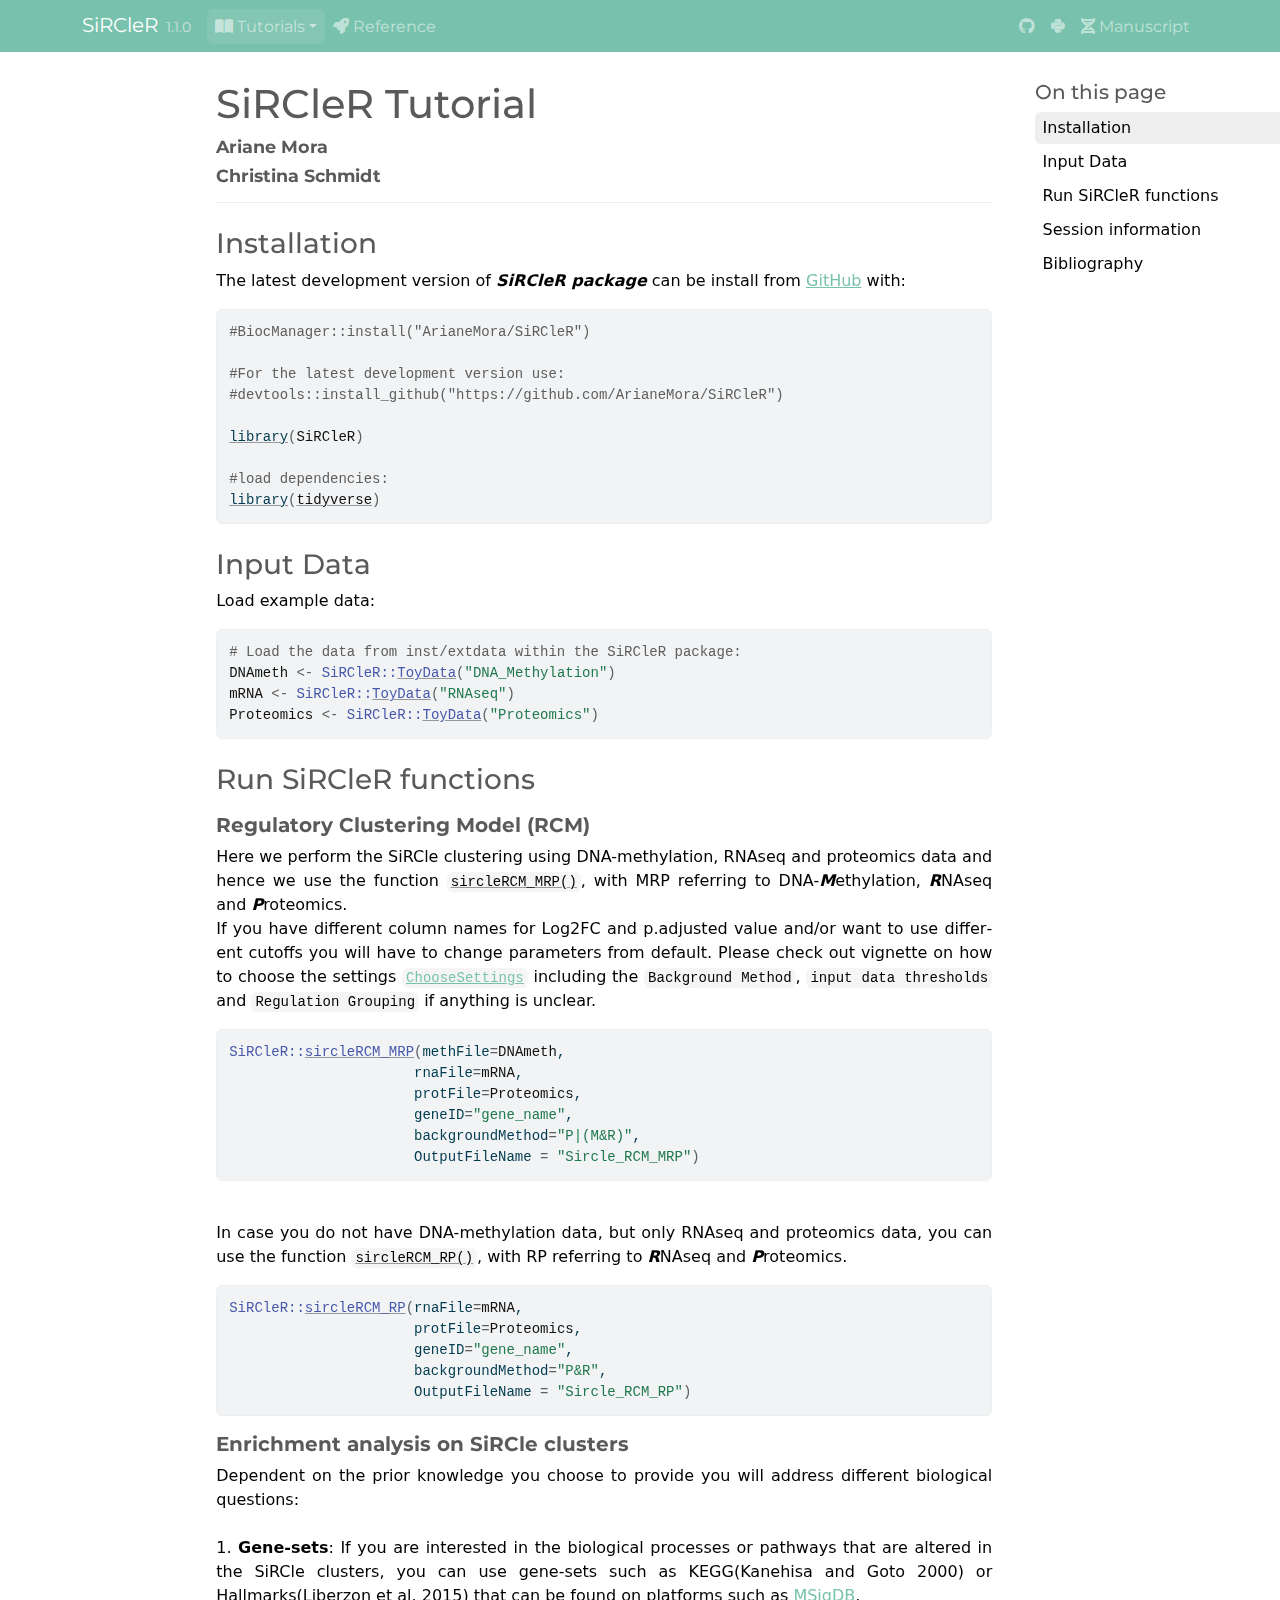
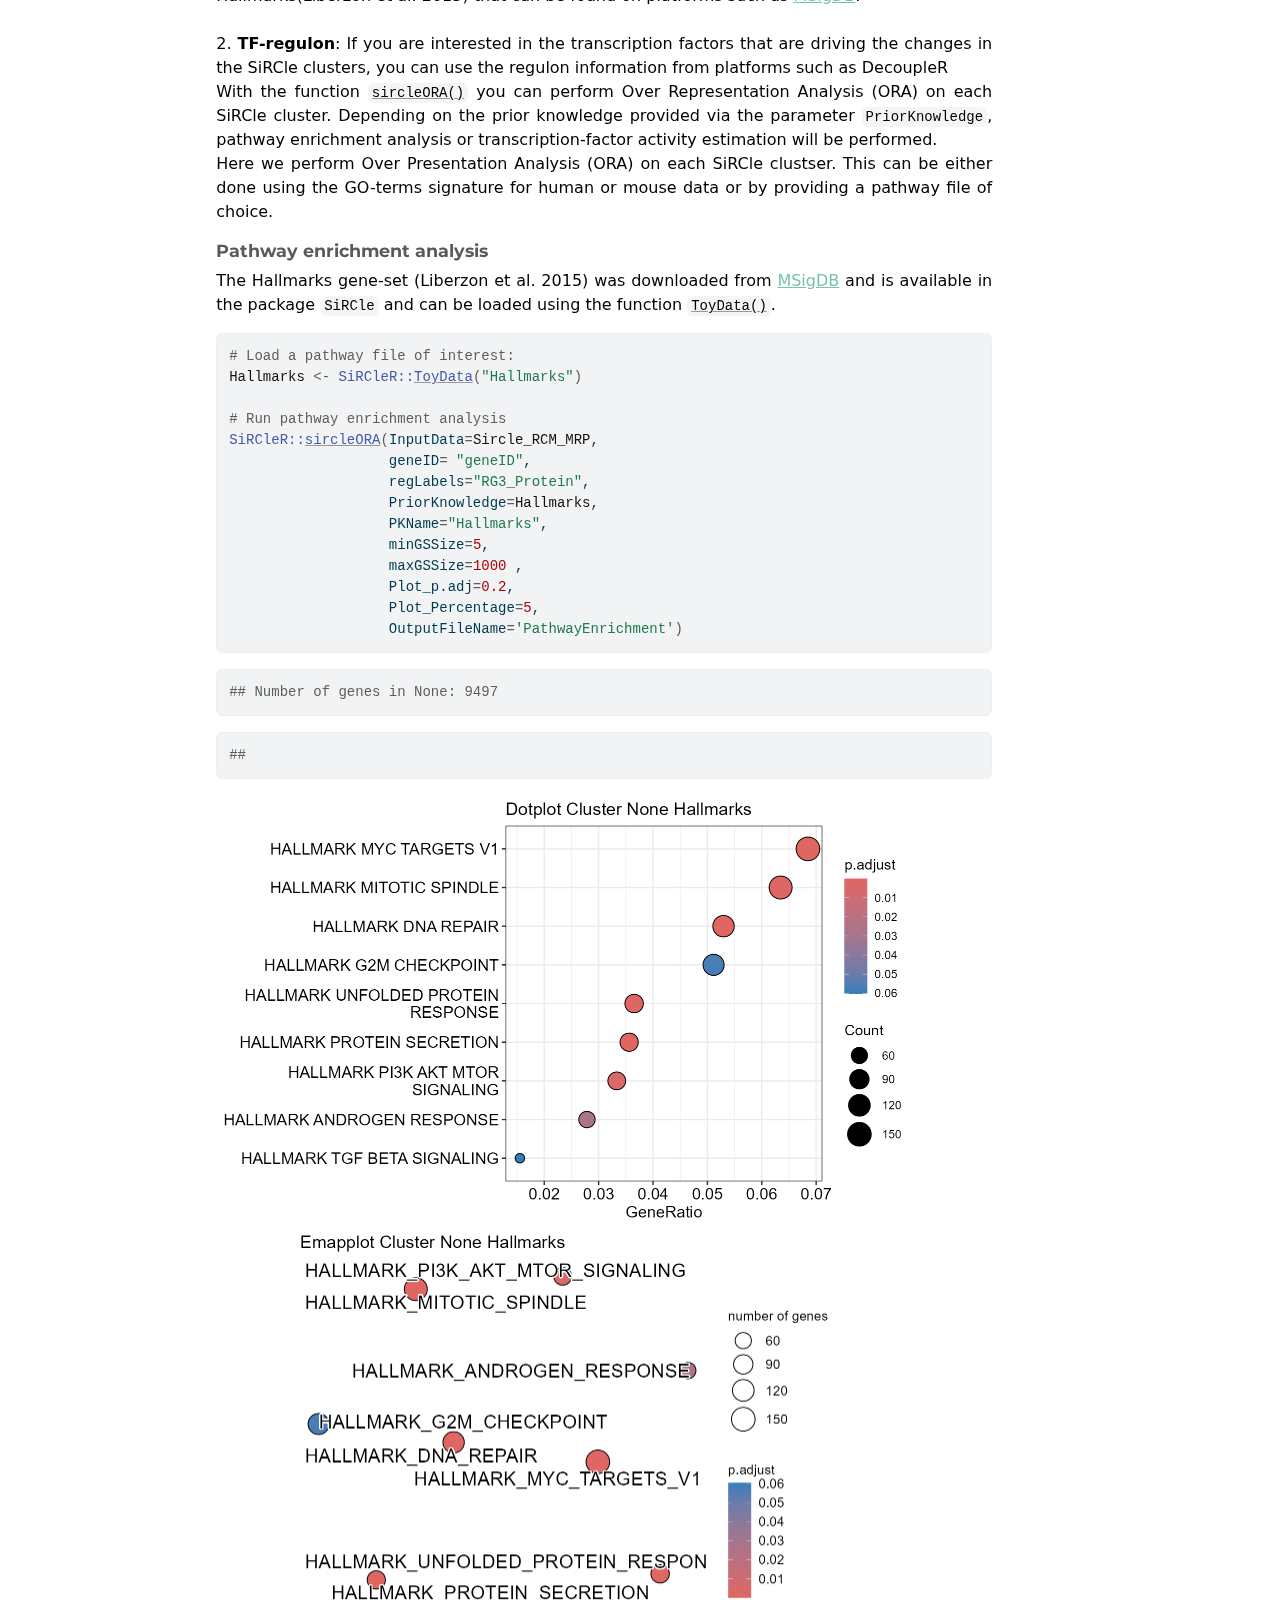
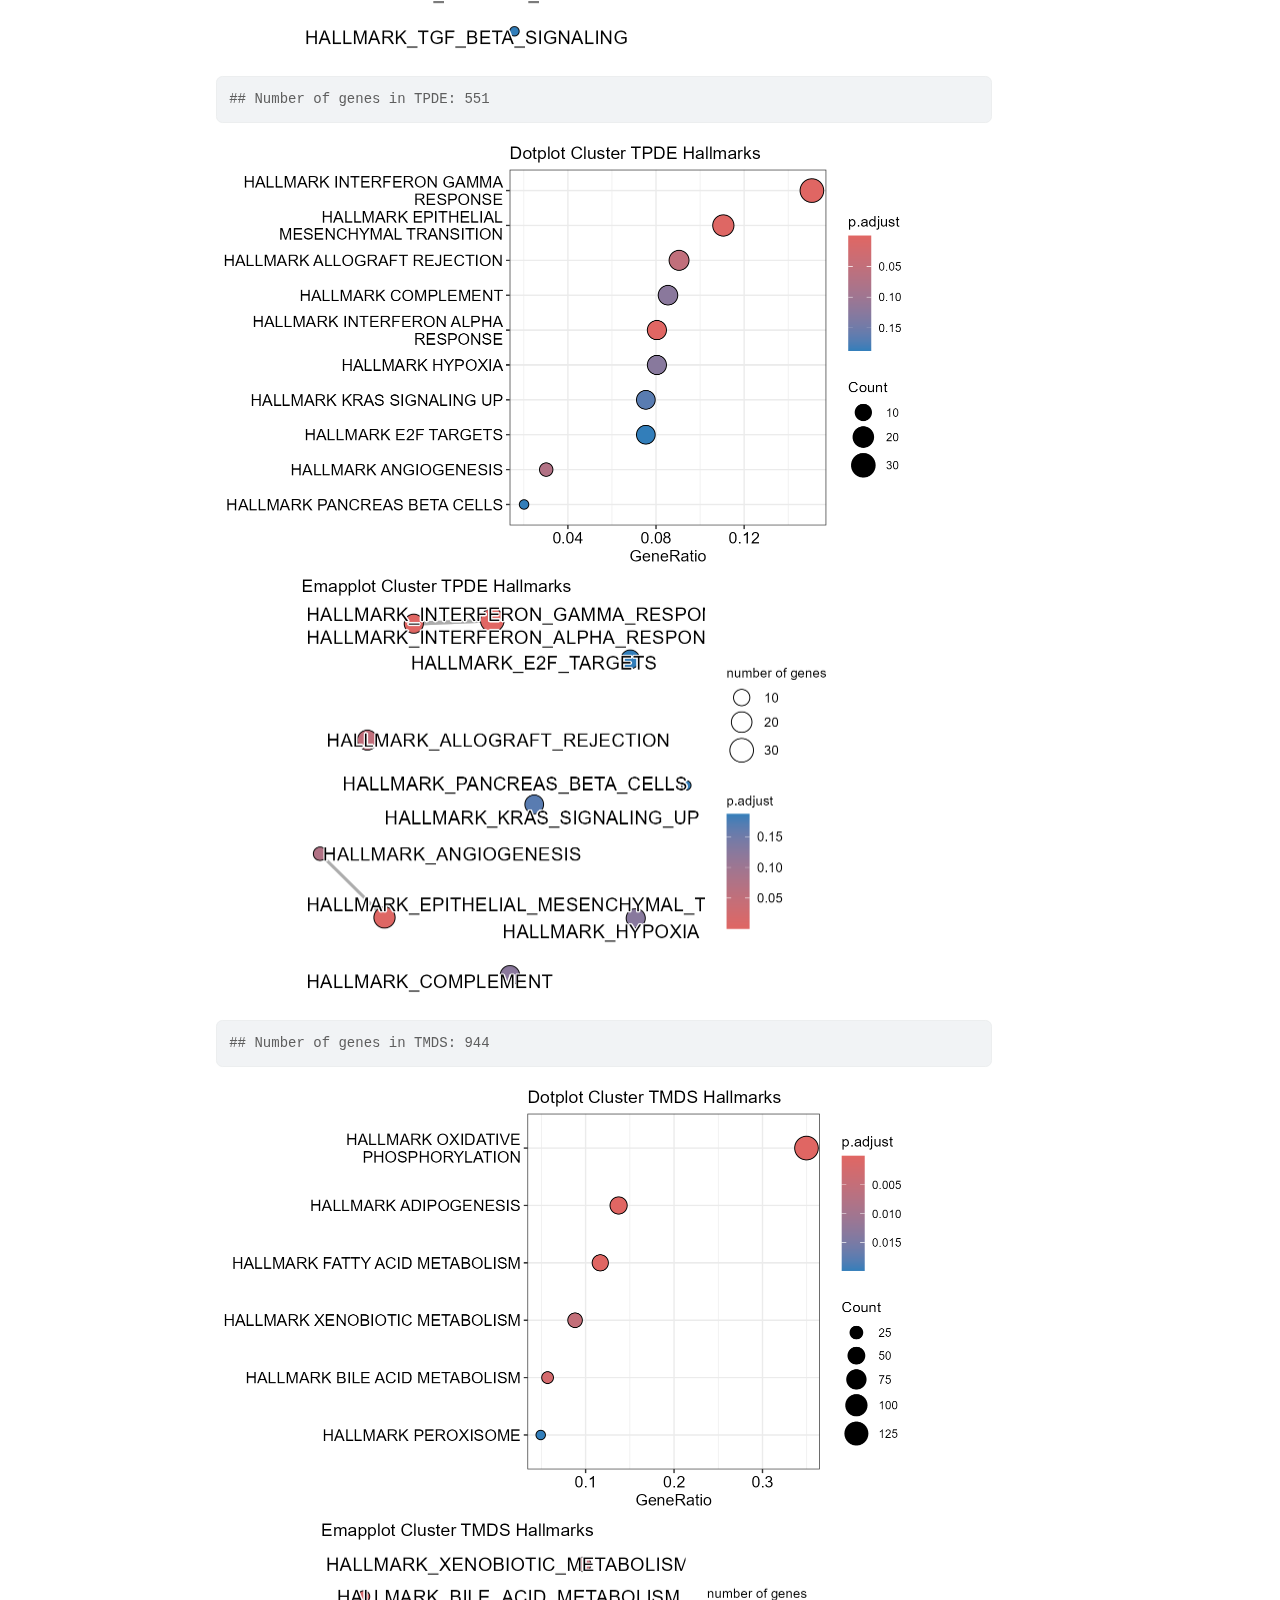
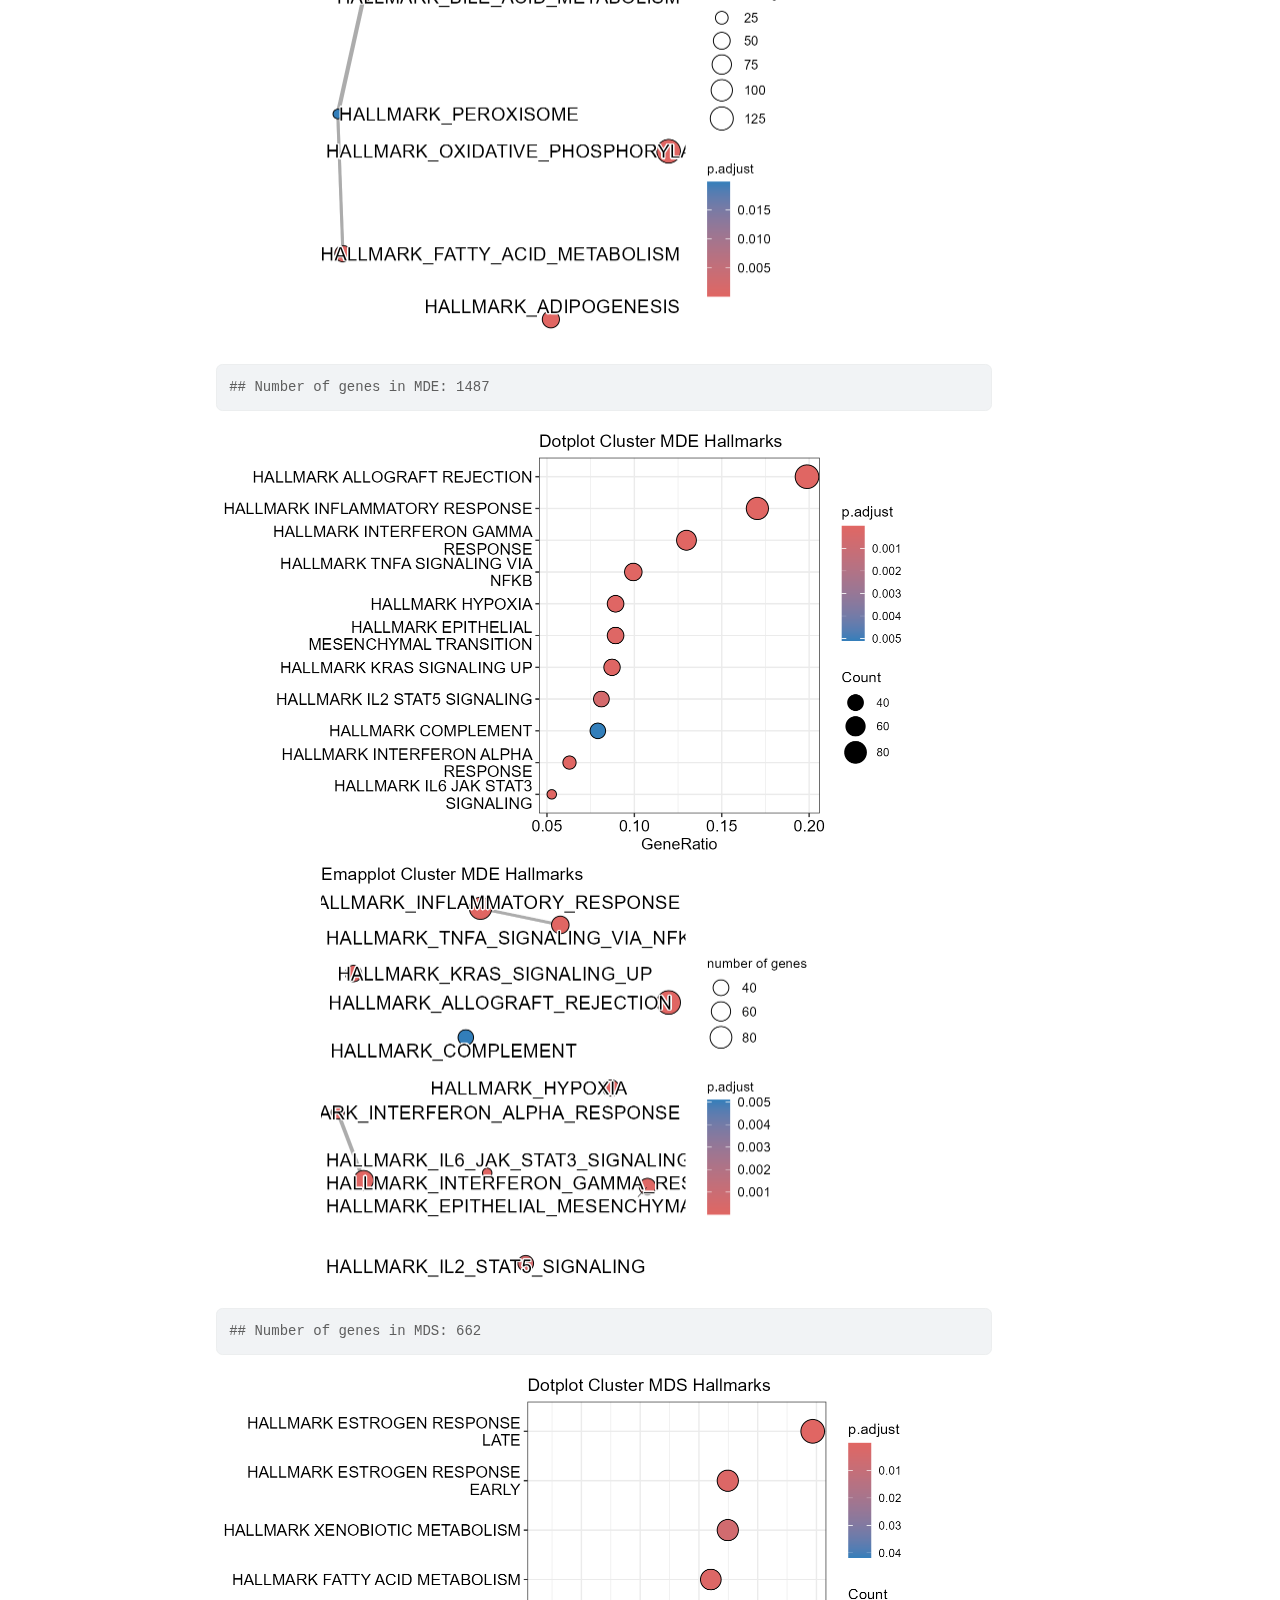
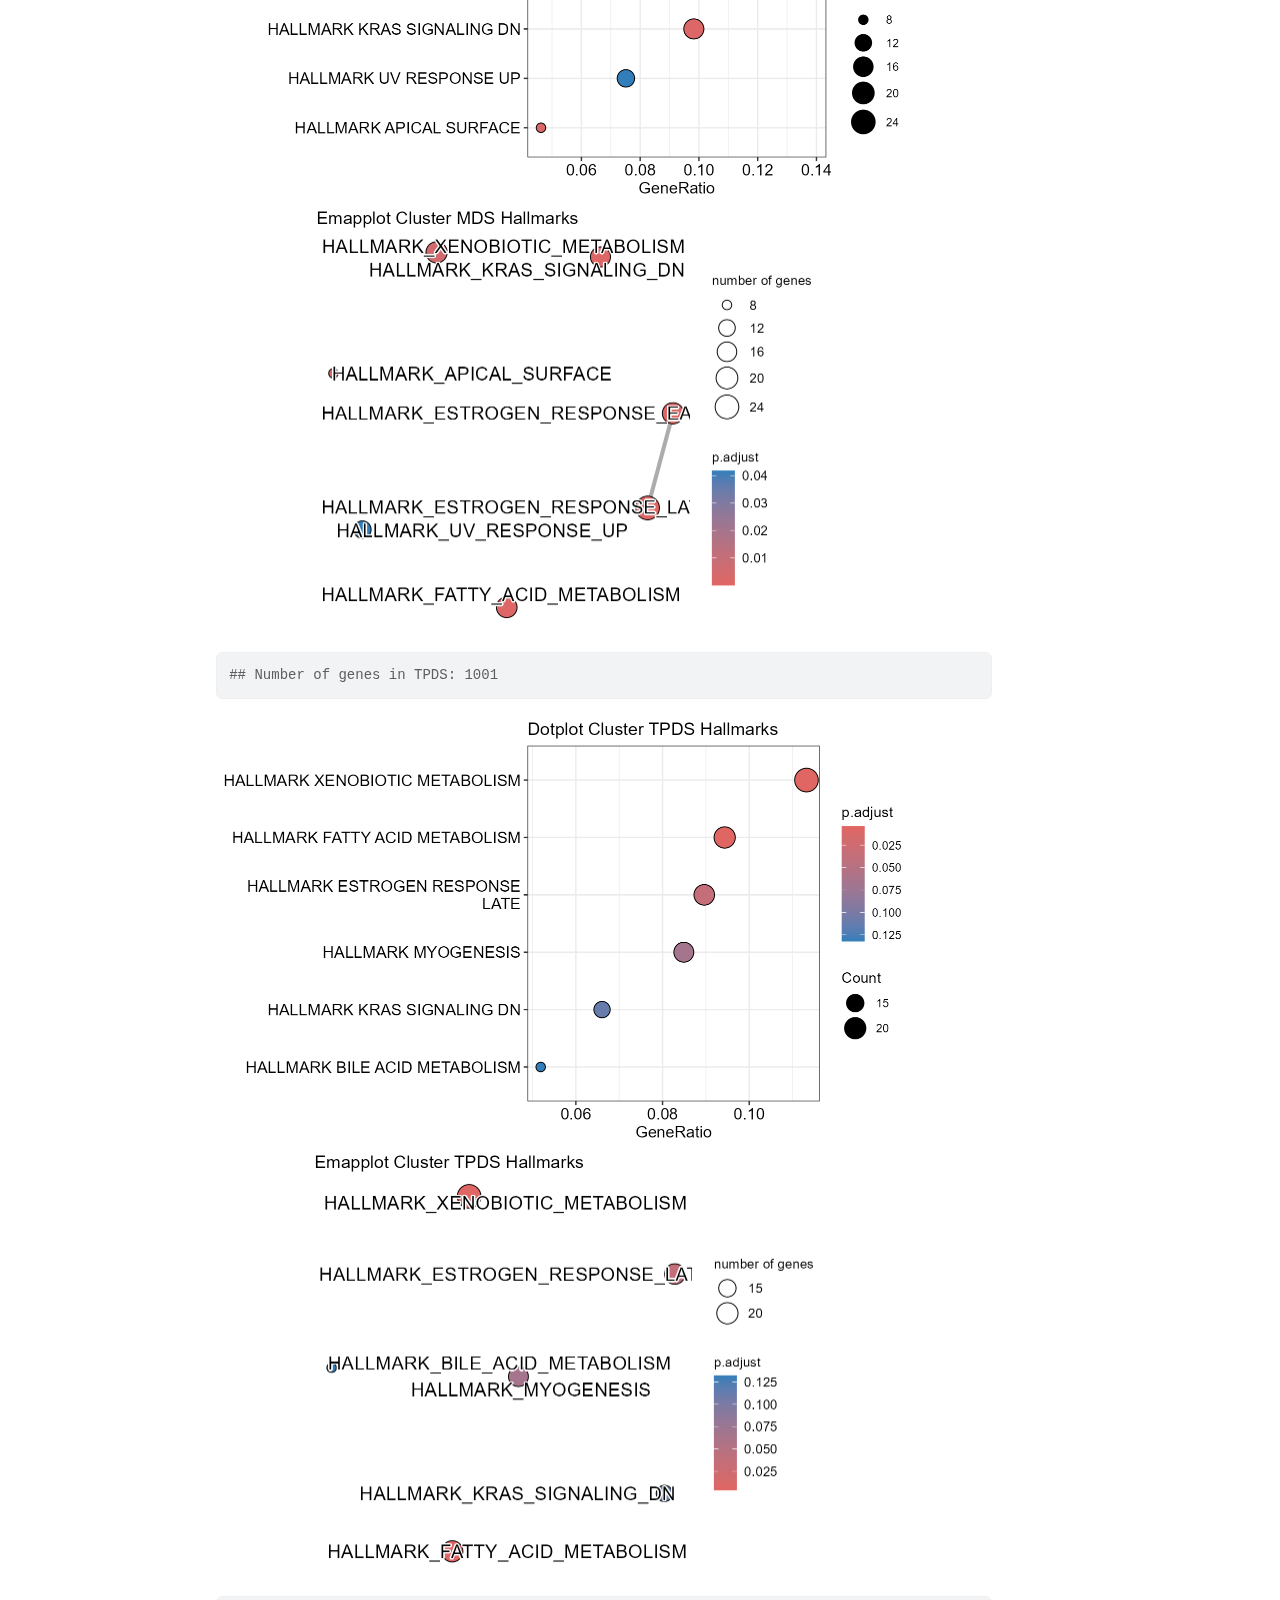
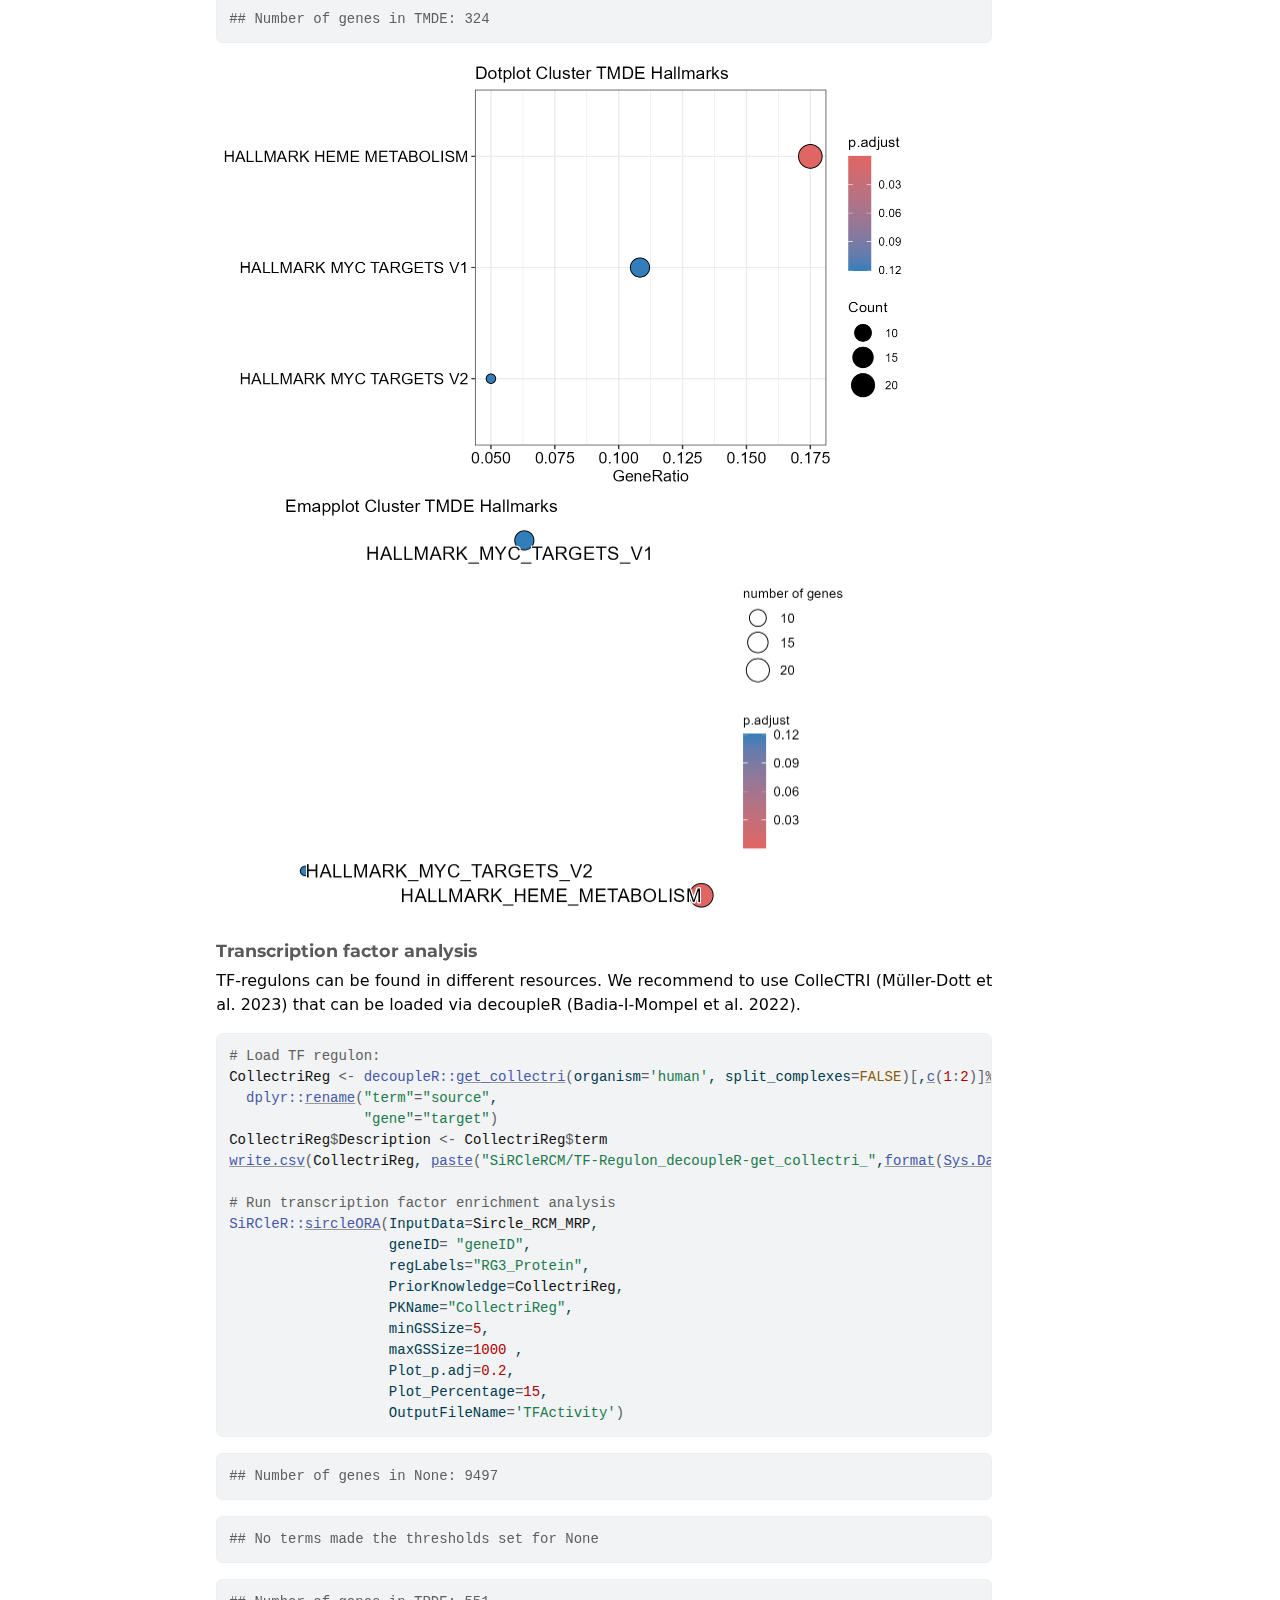
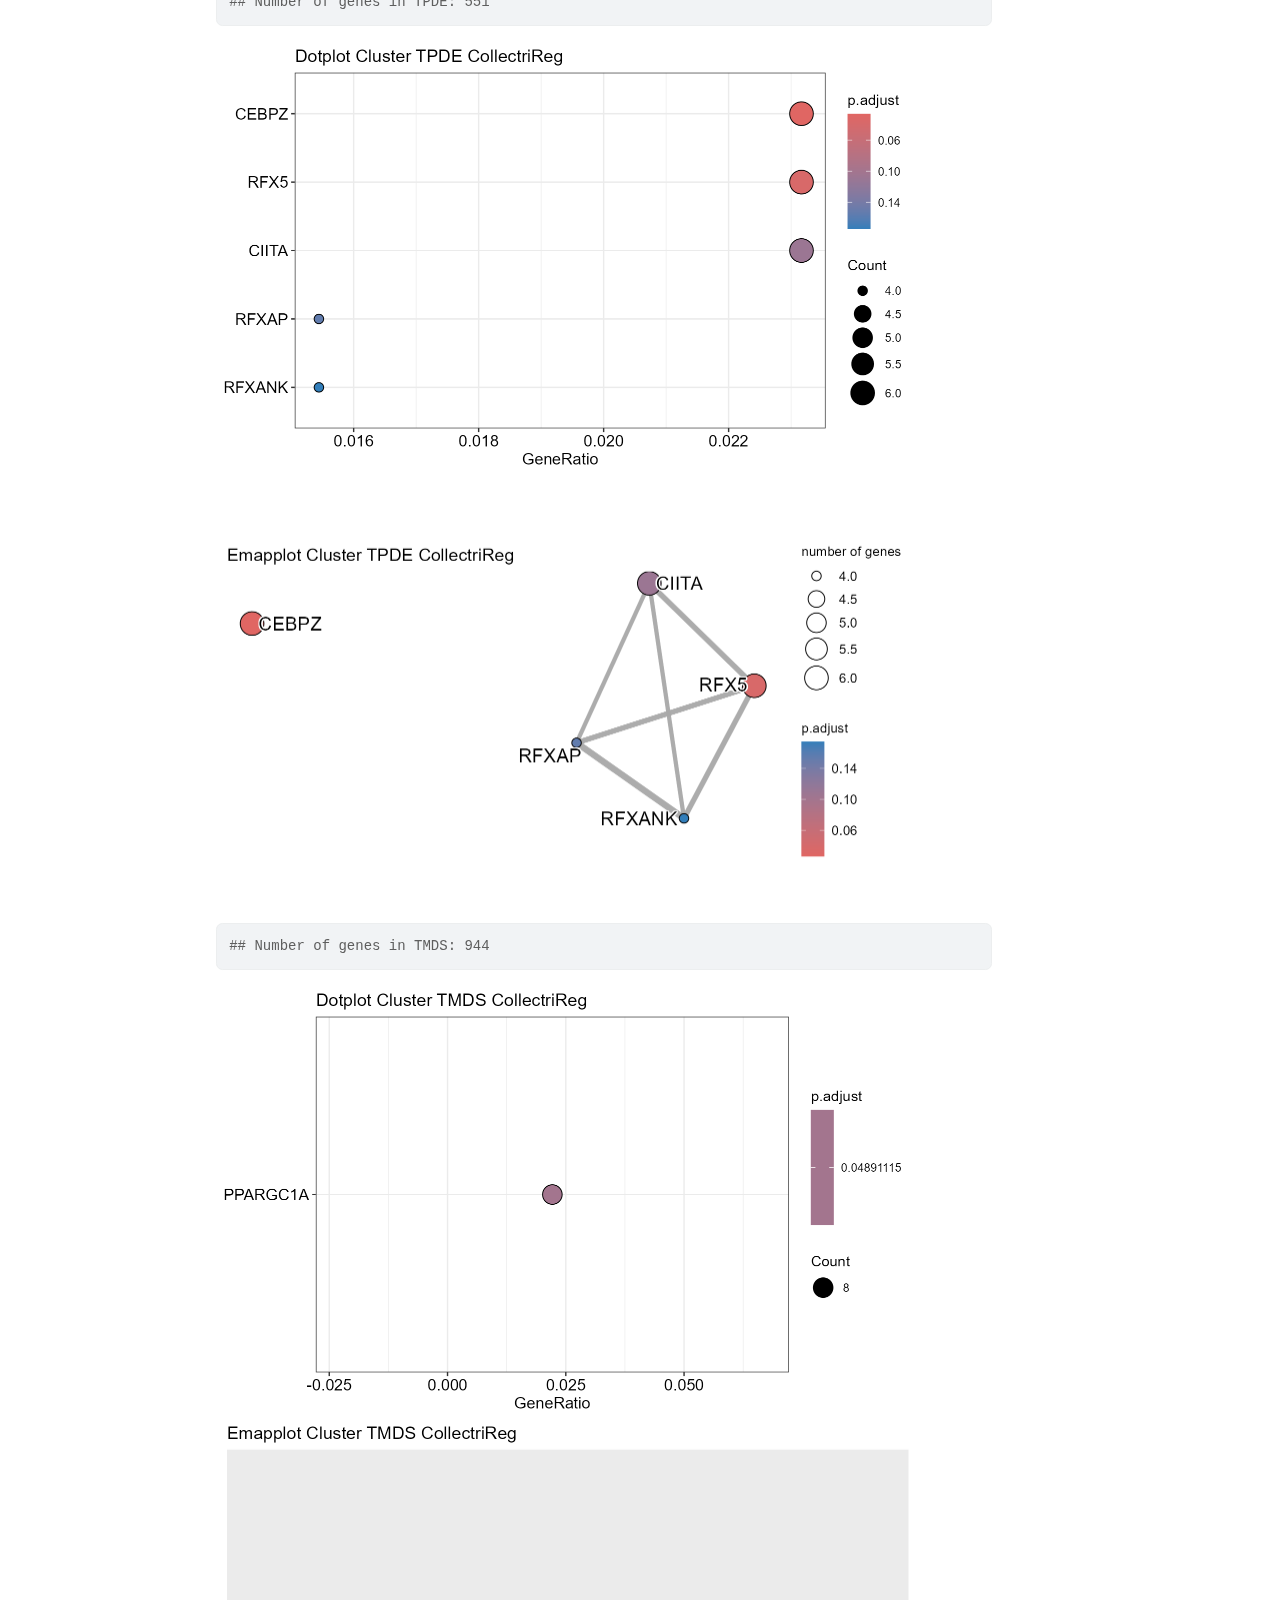
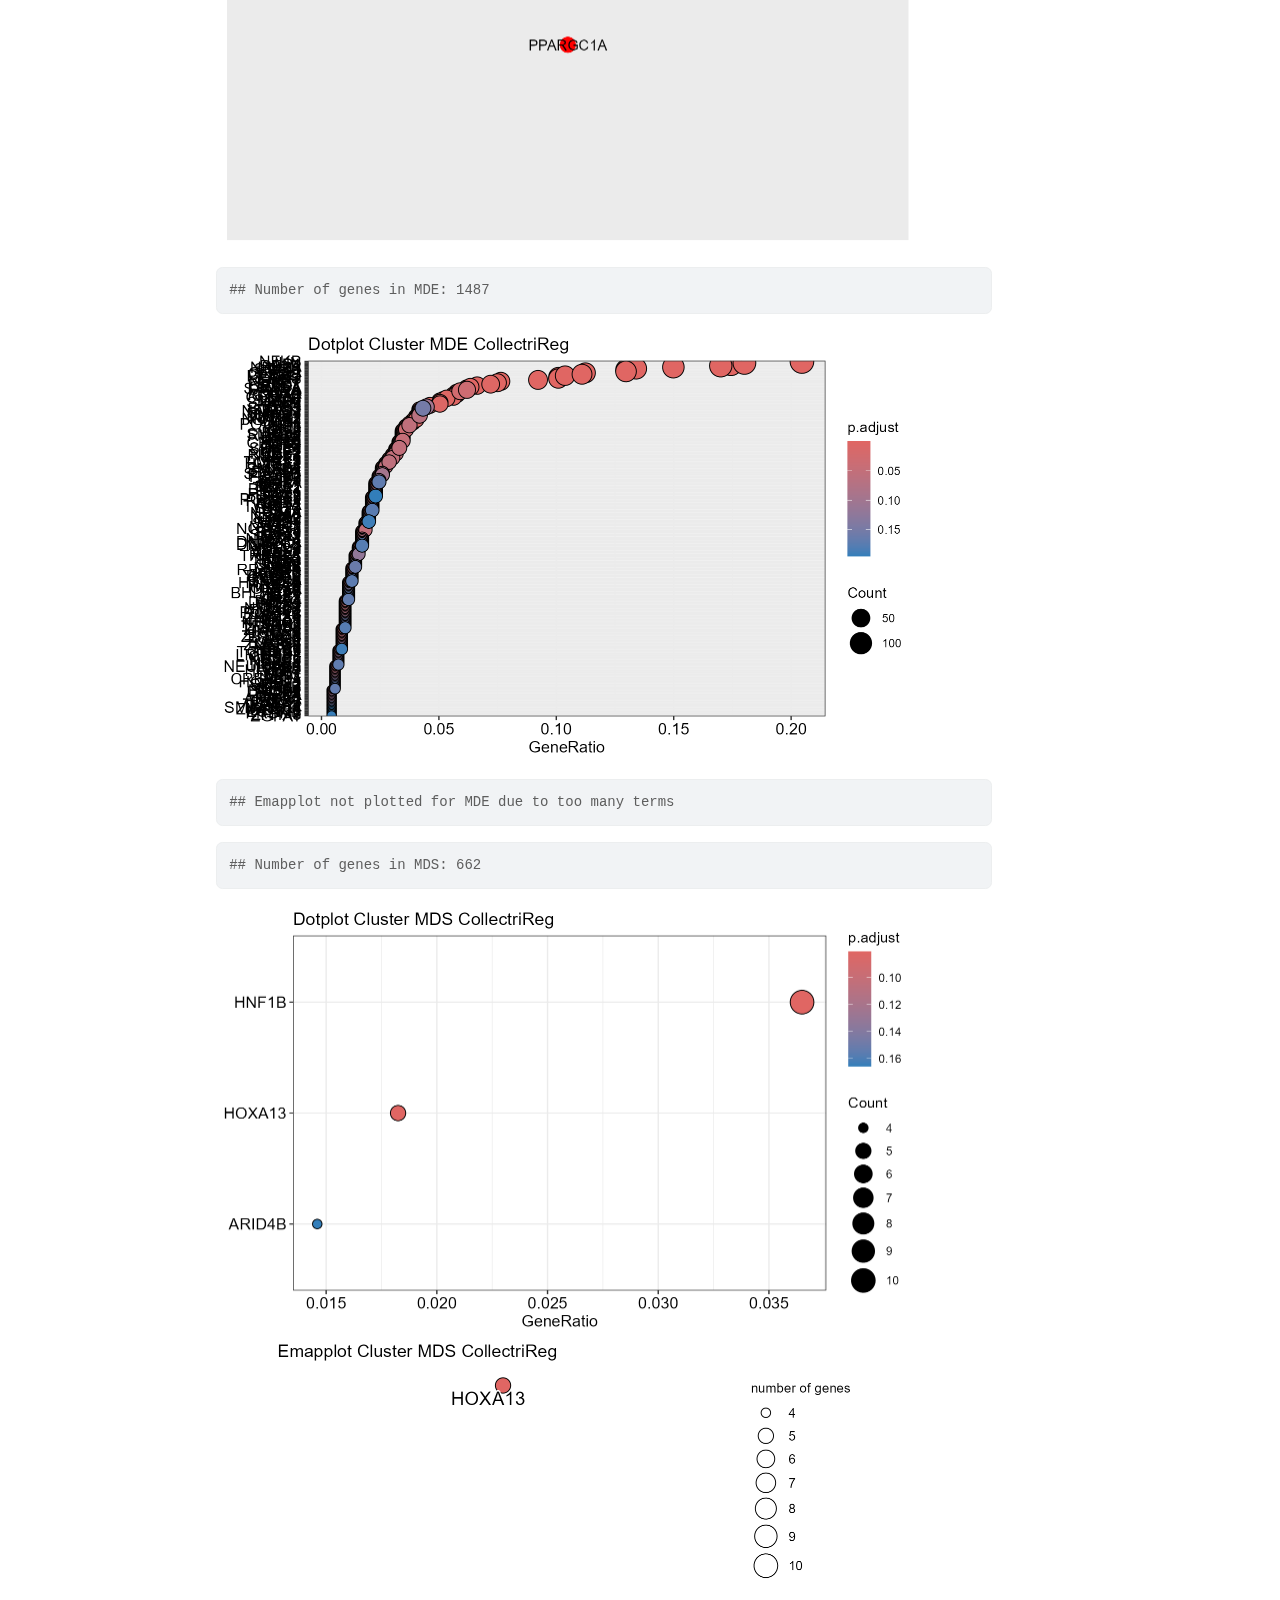
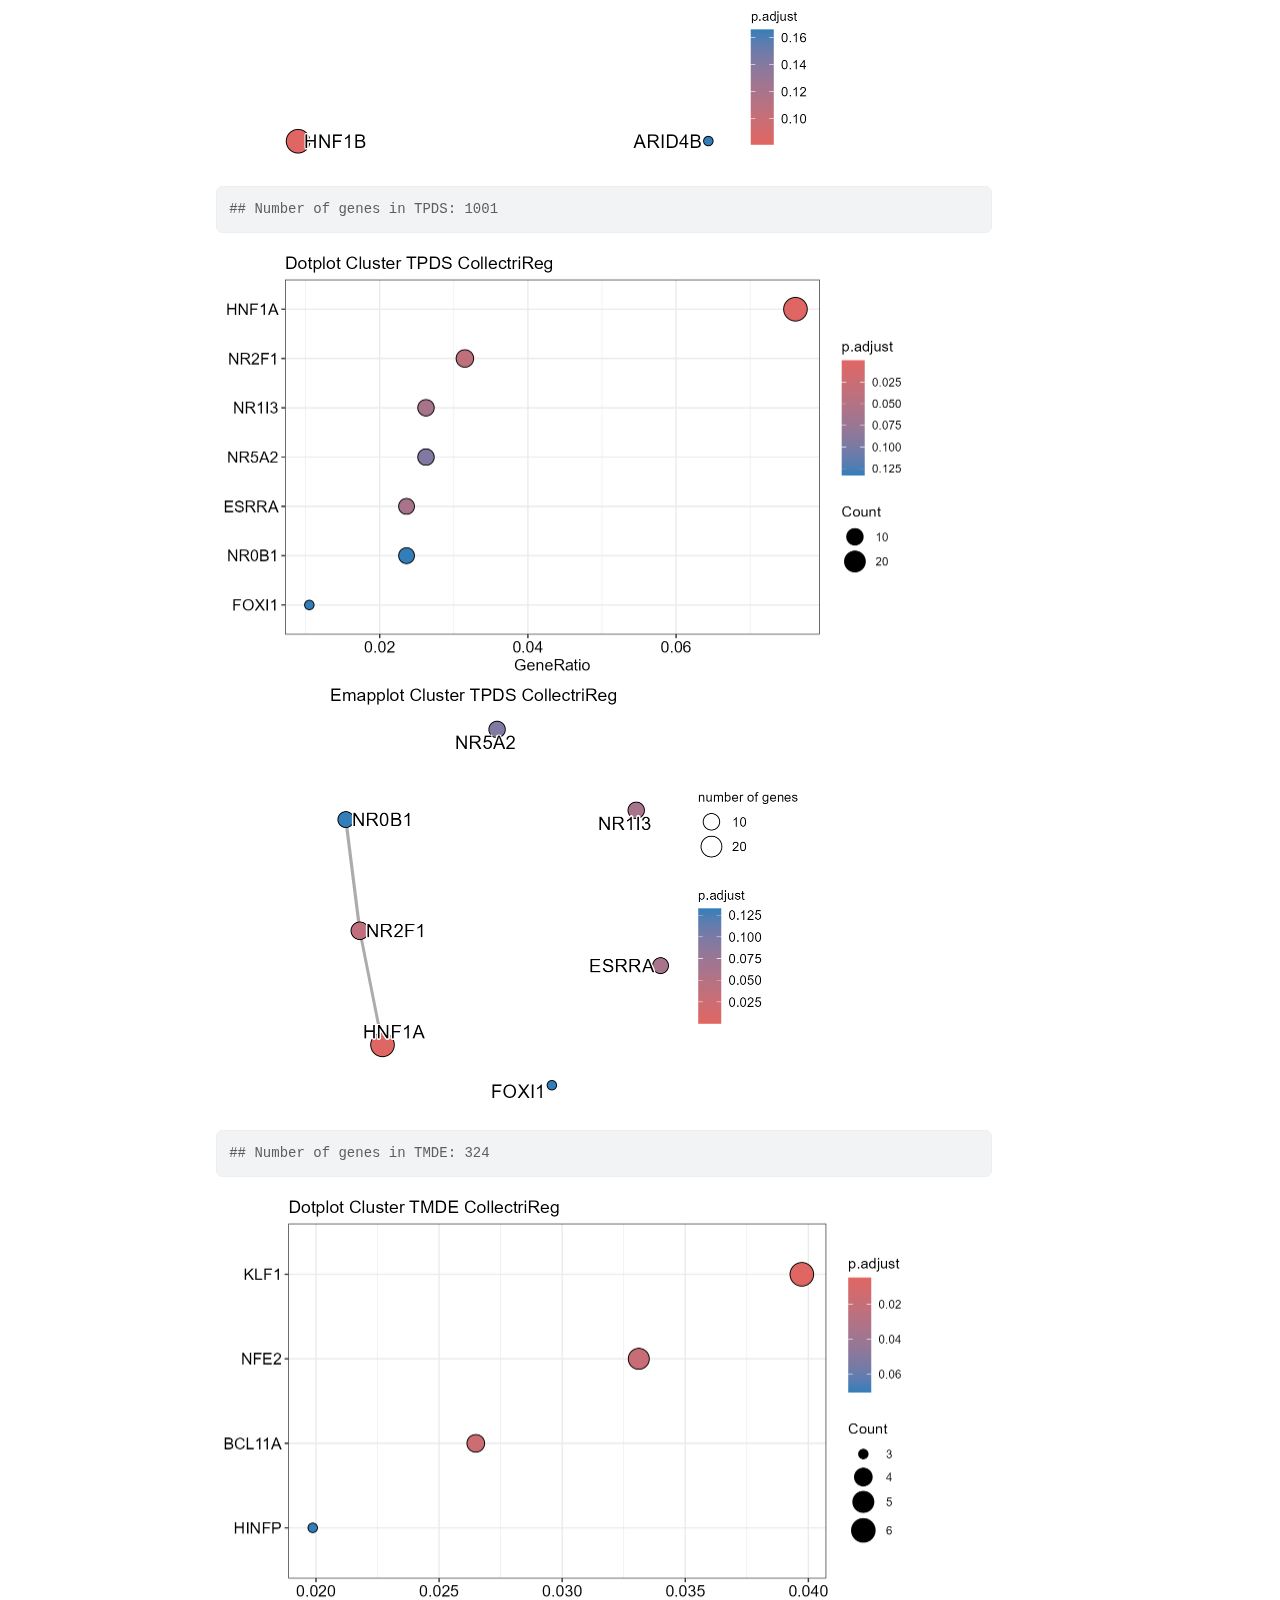
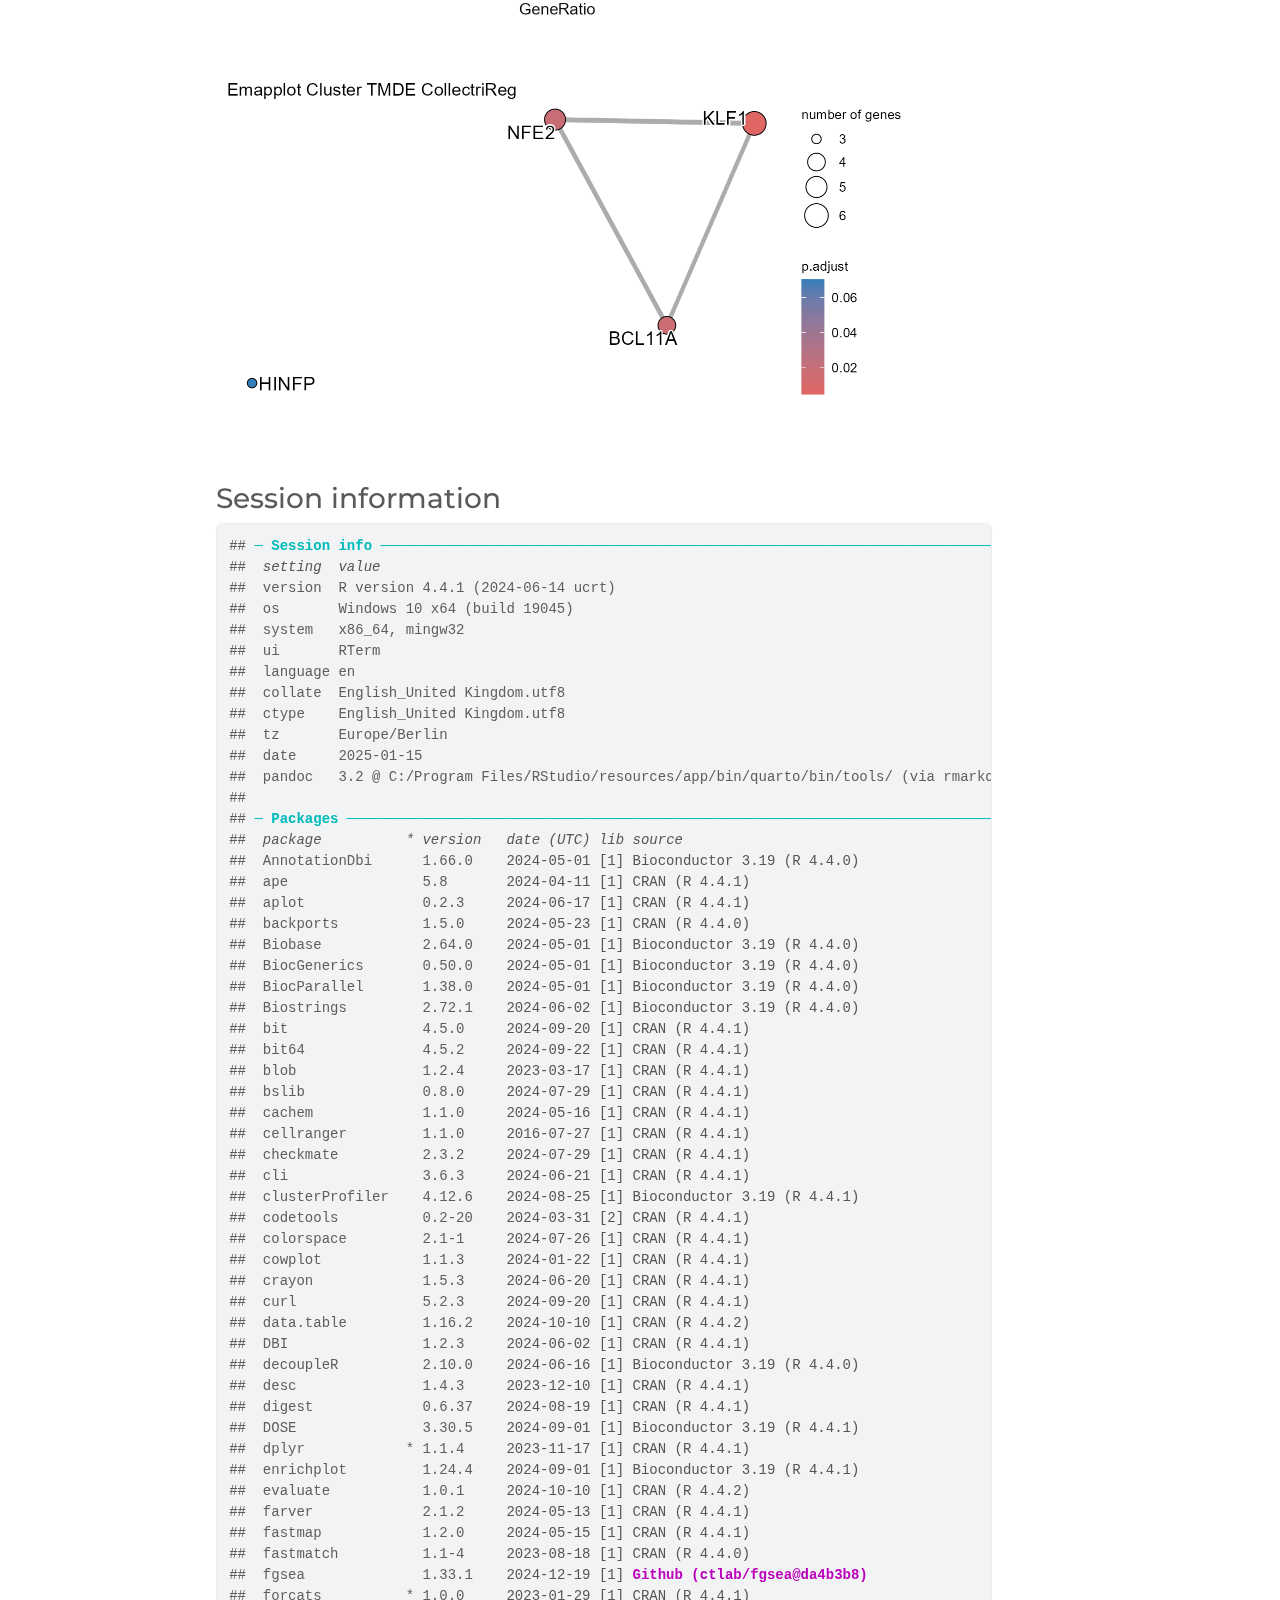
<file: articles/DataAnalysisExample.html>
<!DOCTYPE html>
<!-- Generated by pkgdown: do not edit by hand --><html lang="en">
<head>
<meta http-equiv="Content-Type" content="text/html; charset=UTF-8">
<meta charset="utf-8">
<meta http-equiv="X-UA-Compatible" content="IE=edge">
<meta name="viewport" content="width=device-width, initial-scale=1, shrink-to-fit=no">
<title>SiRCleR Tutorial • SiRCleR</title>
<!-- favicons --><link rel="icon" type="image/png" sizes="16x16" href="../favicon-16x16.png">
<link rel="icon" type="image/png" sizes="32x32" href="../favicon-32x32.png">
<link rel="apple-touch-icon" type="image/png" sizes="180x180" href="../apple-touch-icon.png">
<link rel="apple-touch-icon" type="image/png" sizes="120x120" href="../apple-touch-icon-120x120.png">
<link rel="apple-touch-icon" type="image/png" sizes="76x76" href="../apple-touch-icon-76x76.png">
<link rel="apple-touch-icon" type="image/png" sizes="60x60" href="../apple-touch-icon-60x60.png">
<script src="../deps/jquery-3.6.0/jquery-3.6.0.min.js"></script><meta name="viewport" content="width=device-width, initial-scale=1, shrink-to-fit=no">
<link href="../deps/bootstrap-5.3.1/bootstrap.min.css" rel="stylesheet">
<script src="../deps/bootstrap-5.3.1/bootstrap.bundle.min.js"></script><link href="../deps/font-awesome-6.5.2/css/all.min.css" rel="stylesheet">
<link href="../deps/font-awesome-6.5.2/css/v4-shims.min.css" rel="stylesheet">
<script src="../deps/headroom-0.11.0/headroom.min.js"></script><script src="../deps/headroom-0.11.0/jQuery.headroom.min.js"></script><script src="../deps/bootstrap-toc-1.0.1/bootstrap-toc.min.js"></script><script src="../deps/clipboard.js-2.0.11/clipboard.min.js"></script><script src="../deps/search-1.0.0/autocomplete.jquery.min.js"></script><script src="../deps/search-1.0.0/fuse.min.js"></script><script src="../deps/search-1.0.0/mark.min.js"></script><!-- pkgdown --><script src="../pkgdown.js"></script><link href="../extra.css" rel="stylesheet">
<meta property="og:title" content="SiRCleR Tutorial">
</head>
<body>
    <a href="#main" class="visually-hidden-focusable">Skip to contents</a>


    <nav class="navbar navbar-expand-lg fixed-top bg-primary" data-bs-theme="dark" aria-label="Site navigation"><div class="container">

    <a class="navbar-brand me-2" href="../index.html">SiRCleR</a>

    <small class="nav-text text-muted me-auto" data-bs-toggle="tooltip" data-bs-placement="bottom" title="">1.1.0</small>


    <button class="navbar-toggler" type="button" data-bs-toggle="collapse" data-bs-target="#navbar" aria-controls="navbar" aria-expanded="false" aria-label="Toggle navigation">
      <span class="navbar-toggler-icon"></span>
    </button>

    <div id="navbar" class="collapse navbar-collapse ms-3">
      <ul class="navbar-nav me-auto">
<li class="active nav-item dropdown">
  <button class="nav-link dropdown-toggle" type="button" id="dropdown-tutorials" data-bs-toggle="dropdown" aria-expanded="false" aria-haspopup="true"><span class="fa fa-book-open"></span> Tutorials</button>
  <ul class="dropdown-menu" aria-labelledby="dropdown-tutorials">
<li><a class="dropdown-item" href="../articles/ChooseSettings.html">ChooseSettings</a></li>
    <li><a class="dropdown-item" href="../articles/DataAnalysisExample.html">TutorialR</a></li>
  </ul>
</li>
<li class="nav-item"><a class="nav-link" href="../reference/index.html"><span class="fa fa-solid fa-rocket"></span> Reference</a></li>
      </ul>
<ul class="navbar-nav">
<li class="nav-item"><a class="external-link nav-link" href="https://github.com/ArianeMora/SiRCleR"><span class="fa fa-brands fa-github"></span></a></li>
<li class="nav-item"><a class="external-link nav-link" href="https://github.com/ArianeMora/scircm"><span class="fa fa-brands fa-python"></span></a></li>
<li class="nav-item"><a class="external-link nav-link" href="https://genomemedicine.biomedcentral.com/articles/10.1186/s13073-024-01415-3"><span class="fa fa-solid fa-dna"></span> Manuscript</a></li>
      </ul>
</div>


  </div>
</nav><div class="container template-article">




<div class="row">
  <main id="main" class="col-md-9"><div class="page-header">

      <h1>SiRCleR Tutorial</h1>
                        <h4 data-toc-skip class="author">Ariane
Mora</h4>
                                    <h4 data-toc-skip class="author">Christina
Schmidt</h4>
                        
      

      <div class="d-none name"><code>DataAnalysisExample.Rmd</code></div>
    </div>

    
    
<div class="section level2">
<h2 id="installation">Installation<a class="anchor" aria-label="anchor" href="#installation"></a>
</h2>
<p>The latest development version of <strong><em>SiRCleR
package</em></strong> can be install from <a href="https://github.com/ArianeMora/SiRCleR" class="external-link">GitHub</a> with:</p>
<div class="sourceCode" id="cb1"><pre class="downlit sourceCode r">
<code class="sourceCode R"><span><span class="co">#BiocManager::install("ArianeMora/SiRCleR")</span></span>
<span></span>
<span><span class="co">#For the latest development version use:</span></span>
<span><span class="co">#devtools::install_github("https://github.com/ArianeMora/SiRCleR")</span></span>
<span></span>
<span><span class="kw"><a href="https://rdrr.io/r/base/library.html" class="external-link">library</a></span><span class="op">(</span><span class="va">SiRCleR</span><span class="op">)</span></span>
<span></span>
<span><span class="co">#load dependencies:</span></span>
<span><span class="kw"><a href="https://rdrr.io/r/base/library.html" class="external-link">library</a></span><span class="op">(</span><span class="va"><a href="https://tidyverse.tidyverse.org" class="external-link">tidyverse</a></span><span class="op">)</span></span></code></pre></div>
</div>
<div class="section level2">
<h2 id="input-data">Input Data<a class="anchor" aria-label="anchor" href="#input-data"></a>
</h2>
<p>Load example data:</p>
<div class="sourceCode" id="cb2"><pre class="downlit sourceCode r">
<code class="sourceCode R"><span><span class="co"># Load the data from inst/extdata within the SiRCleR package:</span></span>
<span><span class="va">DNAmeth</span> <span class="op">&lt;-</span> <span class="fu">SiRCleR</span><span class="fu">::</span><span class="fu"><a href="../reference/ToyData.html">ToyData</a></span><span class="op">(</span><span class="st">"DNA_Methylation"</span><span class="op">)</span></span>
<span><span class="va">mRNA</span> <span class="op">&lt;-</span> <span class="fu">SiRCleR</span><span class="fu">::</span><span class="fu"><a href="../reference/ToyData.html">ToyData</a></span><span class="op">(</span><span class="st">"RNAseq"</span><span class="op">)</span></span>
<span><span class="va">Proteomics</span> <span class="op">&lt;-</span> <span class="fu">SiRCleR</span><span class="fu">::</span><span class="fu"><a href="../reference/ToyData.html">ToyData</a></span><span class="op">(</span><span class="st">"Proteomics"</span><span class="op">)</span></span></code></pre></div>
</div>
<div class="section level2">
<h2 id="run-sircler-functions">Run SiRCleR functions<a class="anchor" aria-label="anchor" href="#run-sircler-functions"></a>
</h2>
<div class="section level3">
<h3 id="regulatory-clustering-model-rcm">Regulatory Clustering Model (RCM)<a class="anchor" aria-label="anchor" href="#regulatory-clustering-model-rcm"></a>
</h3>
<p>Here we perform the SiRCle clustering using DNA-methylation, RNAseq
and proteomics data and hence we use the function
<code><a href="../reference/sircleRCM_MRP.html">sircleRCM_MRP()</a></code>, with MRP referring to
DNA-<strong><em>M</em></strong>ethylation,
<strong><em>R</em></strong>NAseq and
<strong><em>P</em></strong>roteomics.<br>
If you have different column names for Log2FC and p.adjusted value
and/or want to use different cutoffs you will have to change parameters
from default. Please check out vignette on how to choose the settings <a href="https://ArianeMora.github.io/SiRCleR/articles/ChooseSettings.html" class="external-link"><code>ChooseSettings</code></a>
including the <code>Background Method</code>,
<code>input data thresholds</code> and <code>Regulation Grouping</code>
if anything is unclear.</p>
<div class="sourceCode" id="cb3"><pre class="downlit sourceCode r">
<code class="sourceCode R"><span><span class="fu">SiRCleR</span><span class="fu">::</span><span class="fu"><a href="../reference/sircleRCM_MRP.html">sircleRCM_MRP</a></span><span class="op">(</span>methFile<span class="op">=</span><span class="va">DNAmeth</span>,</span>
<span>                      rnaFile<span class="op">=</span><span class="va">mRNA</span>,</span>
<span>                      protFile<span class="op">=</span><span class="va">Proteomics</span>,</span>
<span>                      geneID<span class="op">=</span><span class="st">"gene_name"</span>,</span>
<span>                      backgroundMethod<span class="op">=</span><span class="st">"P|(M&amp;R)"</span>,</span>
<span>                      OutputFileName <span class="op">=</span> <span class="st">"Sircle_RCM_MRP"</span><span class="op">)</span></span></code></pre></div>
<p><br>
In case you do not have DNA-methylation data, but only RNAseq and
proteomics data, you can use the function <code><a href="../reference/sircleRCM_RP.html">sircleRCM_RP()</a></code>,
with RP referring to <strong><em>R</em></strong>NAseq and
<strong><em>P</em></strong>roteomics.<br></p>
<div class="sourceCode" id="cb4"><pre class="downlit sourceCode r">
<code class="sourceCode R"><span><span class="fu">SiRCleR</span><span class="fu">::</span><span class="fu"><a href="../reference/sircleRCM_RP.html">sircleRCM_RP</a></span><span class="op">(</span>rnaFile<span class="op">=</span><span class="va">mRNA</span>,</span>
<span>                      protFile<span class="op">=</span><span class="va">Proteomics</span>,</span>
<span>                      geneID<span class="op">=</span><span class="st">"gene_name"</span>,</span>
<span>                      backgroundMethod<span class="op">=</span><span class="st">"P&amp;R"</span>,</span>
<span>                      OutputFileName <span class="op">=</span> <span class="st">"Sircle_RCM_RP"</span><span class="op">)</span></span></code></pre></div>
</div>
<div class="section level3">
<h3 id="enrichment-analysis-on-sircle-clusters">Enrichment analysis on SiRCle clusters<a class="anchor" aria-label="anchor" href="#enrichment-analysis-on-sircle-clusters"></a>
</h3>
<p>Dependent on the prior knowledge you choose to provide you will
address different biological questions:<br><br>
1. <strong>Gene-sets</strong>: If you are interested in the biological
processes or pathways that are altered in the SiRCle clusters, you can
use gene-sets such as KEGG<span class="citation">(Kanehisa and Goto
2000)</span> or Hallmarks<span class="citation">(Liberzon et al.
2015)</span> that can be found on platforms such as <a href="https://www.gsea-msigdb.org/gsea/msigdb" class="external-link">MSigDB</a>.<br><br>
2. <strong>TF-regulon</strong>: If you are interested in the
transcription factors that are driving the changes in the SiRCle
clusters, you can use the regulon information from platforms such as
DecoupleR<br>
With the function <code><a href="../reference/sircleORA.html">sircleORA()</a></code> you can perform Over
Representation Analysis (ORA) on each SiRCle cluster. Depending on the
prior knowledge provided via the parameter <code>PriorKnowledge</code>,
pathway enrichment analysis or transcription-factor activity estimation
will be performed.<br>
Here we perform Over Presentation Analysis (ORA) on each SiRCle
clustser. This can be either done using the GO-terms signature for human
or mouse data or by providing a pathway file of choice.<br></p>
<div class="section level4">
<h4 id="pathway-enrichment-analysis">Pathway enrichment analysis<a class="anchor" aria-label="anchor" href="#pathway-enrichment-analysis"></a>
</h4>
<p>The Hallmarks gene-set <span class="citation">(Liberzon et al.
2015)</span> was downloaded from <a href="https://www.gsea-msigdb.org/gsea/msigdb" class="external-link">MSigDB</a> and is
available in the package <code>SiRCle</code> and can be loaded using the
function <code><a href="../reference/ToyData.html">ToyData()</a></code>.</p>
<div class="sourceCode" id="cb5"><pre class="downlit sourceCode r">
<code class="sourceCode R"><span><span class="co"># Load a pathway file of interest:</span></span>
<span><span class="va">Hallmarks</span> <span class="op">&lt;-</span> <span class="fu">SiRCleR</span><span class="fu">::</span><span class="fu"><a href="../reference/ToyData.html">ToyData</a></span><span class="op">(</span><span class="st">"Hallmarks"</span><span class="op">)</span></span>
<span></span>
<span><span class="co"># Run pathway enrichment analysis</span></span>
<span><span class="fu">SiRCleR</span><span class="fu">::</span><span class="fu"><a href="../reference/sircleORA.html">sircleORA</a></span><span class="op">(</span>InputData<span class="op">=</span><span class="va">Sircle_RCM_MRP</span>,</span>
<span>                   geneID<span class="op">=</span> <span class="st">"geneID"</span>,</span>
<span>                   regLabels<span class="op">=</span><span class="st">"RG3_Protein"</span>,</span>
<span>                   PriorKnowledge<span class="op">=</span><span class="va">Hallmarks</span>,</span>
<span>                   PKName<span class="op">=</span><span class="st">"Hallmarks"</span>,</span>
<span>                   minGSSize<span class="op">=</span><span class="fl">5</span>,</span>
<span>                   maxGSSize<span class="op">=</span><span class="fl">1000</span> ,</span>
<span>                   Plot_p.adj<span class="op">=</span><span class="fl">0.2</span>,</span>
<span>                   Plot_Percentage<span class="op">=</span><span class="fl">5</span>,</span>
<span>                   OutputFileName<span class="op">=</span><span class="st">'PathwayEnrichment'</span><span class="op">)</span></span></code></pre></div>
<pre><code><span><span class="co">## Number of genes in None: 9497</span></span></code></pre>
<pre><code><span><span class="co">## </span></span></code></pre>
<p><img src="DataAnalysisExample_files/figure-html/unnamed-chunk-4-1.png" width="700"><img src="DataAnalysisExample_files/figure-html/unnamed-chunk-4-2.png" width="700"></p>
<pre><code><span><span class="co">## Number of genes in TPDE: 551</span></span></code></pre>
<p><img src="DataAnalysisExample_files/figure-html/unnamed-chunk-4-3.png" width="700"><img src="DataAnalysisExample_files/figure-html/unnamed-chunk-4-4.png" width="700"></p>
<pre><code><span><span class="co">## Number of genes in TMDS: 944</span></span></code></pre>
<p><img src="DataAnalysisExample_files/figure-html/unnamed-chunk-4-5.png" width="700"><img src="DataAnalysisExample_files/figure-html/unnamed-chunk-4-6.png" width="700"></p>
<pre><code><span><span class="co">## Number of genes in MDE: 1487</span></span></code></pre>
<p><img src="DataAnalysisExample_files/figure-html/unnamed-chunk-4-7.png" width="700"><img src="DataAnalysisExample_files/figure-html/unnamed-chunk-4-8.png" width="700"></p>
<pre><code><span><span class="co">## Number of genes in MDS: 662</span></span></code></pre>
<p><img src="DataAnalysisExample_files/figure-html/unnamed-chunk-4-9.png" width="700"><img src="DataAnalysisExample_files/figure-html/unnamed-chunk-4-10.png" width="700"></p>
<pre><code><span><span class="co">## Number of genes in TPDS: 1001</span></span></code></pre>
<p><img src="DataAnalysisExample_files/figure-html/unnamed-chunk-4-11.png" width="700"><img src="DataAnalysisExample_files/figure-html/unnamed-chunk-4-12.png" width="700"></p>
<pre><code><span><span class="co">## Number of genes in TMDE: 324</span></span></code></pre>
<p><img src="DataAnalysisExample_files/figure-html/unnamed-chunk-4-13.png" width="700"><img src="DataAnalysisExample_files/figure-html/unnamed-chunk-4-14.png" width="700"></p>
</div>
<div class="section level4">
<h4 id="transcription-factor-analysis">Transcription factor analysis<a class="anchor" aria-label="anchor" href="#transcription-factor-analysis"></a>
</h4>
<p>TF-regulons can be found in different resources. We recommend to use
ColleCTRI <span class="citation">(Müller-Dott et al. 2023)</span> that
can be loaded via decoupleR <span class="citation">(Badia-I-Mompel et
al. 2022)</span>.</p>
<div class="sourceCode" id="cb14"><pre class="downlit sourceCode r">
<code class="sourceCode R"><span><span class="co"># Load TF regulon:</span></span>
<span><span class="va">CollectriReg</span> <span class="op">&lt;-</span> <span class="fu">decoupleR</span><span class="fu">::</span><span class="fu"><a href="https://saezlab.github.io/decoupleR/reference/get_collectri.html" class="external-link">get_collectri</a></span><span class="op">(</span>organism<span class="op">=</span><span class="st">'human'</span>, split_complexes<span class="op">=</span><span class="cn">FALSE</span><span class="op">)</span><span class="op">[</span>,<span class="fu"><a href="https://rdrr.io/r/base/c.html" class="external-link">c</a></span><span class="op">(</span><span class="fl">1</span><span class="op">:</span><span class="fl">2</span><span class="op">)</span><span class="op">]</span><span class="op"><a href="https://magrittr.tidyverse.org/reference/pipe.html" class="external-link">%&gt;%</a></span></span>
<span>  <span class="fu">dplyr</span><span class="fu">::</span><span class="fu"><a href="https://dplyr.tidyverse.org/reference/rename.html" class="external-link">rename</a></span><span class="op">(</span><span class="st">"term"</span><span class="op">=</span><span class="st">"source"</span>,</span>
<span>                <span class="st">"gene"</span><span class="op">=</span><span class="st">"target"</span><span class="op">)</span></span>
<span><span class="va">CollectriReg</span><span class="op">$</span><span class="va">Description</span> <span class="op">&lt;-</span> <span class="va">CollectriReg</span><span class="op">$</span><span class="va">term</span></span>
<span><span class="fu"><a href="https://rdrr.io/r/utils/write.table.html" class="external-link">write.csv</a></span><span class="op">(</span><span class="va">CollectriReg</span>, <span class="fu"><a href="https://rdrr.io/r/base/paste.html" class="external-link">paste</a></span><span class="op">(</span><span class="st">"SiRCleRCM/TF-Regulon_decoupleR-get_collectri_"</span>,<span class="fu"><a href="https://rdrr.io/r/base/format.html" class="external-link">format</a></span><span class="op">(</span><span class="fu"><a href="https://rdrr.io/r/base/Sys.time.html" class="external-link">Sys.Date</a></span><span class="op">(</span><span class="op">)</span>, <span class="st">"%d.%m.%Y"</span><span class="op">)</span> ,<span class="st">".csv"</span>, sep<span class="op">=</span><span class="st">""</span><span class="op">)</span><span class="op">)</span><span class="co">#It is always recommended to save the prior knwoeldge that was used in your analysis</span></span>
<span></span>
<span><span class="co"># Run transcription factor enrichment analysis</span></span>
<span><span class="fu">SiRCleR</span><span class="fu">::</span><span class="fu"><a href="../reference/sircleORA.html">sircleORA</a></span><span class="op">(</span>InputData<span class="op">=</span><span class="va">Sircle_RCM_MRP</span>,</span>
<span>                   geneID<span class="op">=</span> <span class="st">"geneID"</span>,</span>
<span>                   regLabels<span class="op">=</span><span class="st">"RG3_Protein"</span>,</span>
<span>                   PriorKnowledge<span class="op">=</span><span class="va">CollectriReg</span>,</span>
<span>                   PKName<span class="op">=</span><span class="st">"CollectriReg"</span>,</span>
<span>                   minGSSize<span class="op">=</span><span class="fl">5</span>,</span>
<span>                   maxGSSize<span class="op">=</span><span class="fl">1000</span> ,</span>
<span>                   Plot_p.adj<span class="op">=</span><span class="fl">0.2</span>,</span>
<span>                   Plot_Percentage<span class="op">=</span><span class="fl">15</span>,</span>
<span>                   OutputFileName<span class="op">=</span><span class="st">'TFActivity'</span><span class="op">)</span></span></code></pre></div>
<pre><code><span><span class="co">## Number of genes in None: 9497</span></span></code></pre>
<pre><code><span><span class="co">## No terms made the thresholds set for None</span></span></code></pre>
<pre><code><span><span class="co">## Number of genes in TPDE: 551</span></span></code></pre>
<p><img src="DataAnalysisExample_files/figure-html/unnamed-chunk-5-1.png" width="700"><img src="DataAnalysisExample_files/figure-html/unnamed-chunk-5-2.png" width="700"></p>
<pre><code><span><span class="co">## Number of genes in TMDS: 944</span></span></code></pre>
<p><img src="DataAnalysisExample_files/figure-html/unnamed-chunk-5-3.png" width="700"><img src="DataAnalysisExample_files/figure-html/unnamed-chunk-5-4.png" width="700"></p>
<pre><code><span><span class="co">## Number of genes in MDE: 1487</span></span></code></pre>
<p><img src="DataAnalysisExample_files/figure-html/unnamed-chunk-5-5.png" width="700"></p>
<pre><code><span><span class="co">## Emapplot not plotted for MDE due to too many terms</span></span></code></pre>
<pre><code><span><span class="co">## Number of genes in MDS: 662</span></span></code></pre>
<p><img src="DataAnalysisExample_files/figure-html/unnamed-chunk-5-6.png" width="700"><img src="DataAnalysisExample_files/figure-html/unnamed-chunk-5-7.png" width="700"></p>
<pre><code><span><span class="co">## Number of genes in TPDS: 1001</span></span></code></pre>
<p><img src="DataAnalysisExample_files/figure-html/unnamed-chunk-5-8.png" width="700"><img src="DataAnalysisExample_files/figure-html/unnamed-chunk-5-9.png" width="700"></p>
<pre><code><span><span class="co">## Number of genes in TMDE: 324</span></span></code></pre>
<p><img src="DataAnalysisExample_files/figure-html/unnamed-chunk-5-10.png" width="700"><img src="DataAnalysisExample_files/figure-html/unnamed-chunk-5-11.png" width="700"></p>
</div>
</div>
</div>
<div class="section level2">
<h2 id="session-information">Session information<a class="anchor" aria-label="anchor" href="#session-information"></a>
</h2>
<pre><code><span><span class="co">## <span style="color: #00BBBB; font-weight: bold;">─ Session info ───────────────────────────────────────────────────────────────────────────────────────────────────────</span></span></span>
<span><span class="co">##  <span style="color: #555555; font-style: italic;">setting </span> <span style="color: #555555; font-style: italic;">value</span></span></span>
<span><span class="co">##  version  R version 4.4.1 (2024-06-14 ucrt)</span></span>
<span><span class="co">##  os       Windows 10 x64 (build 19045)</span></span>
<span><span class="co">##  system   x86_64, mingw32</span></span>
<span><span class="co">##  ui       RTerm</span></span>
<span><span class="co">##  language en</span></span>
<span><span class="co">##  collate  English_United Kingdom.utf8</span></span>
<span><span class="co">##  ctype    English_United Kingdom.utf8</span></span>
<span><span class="co">##  tz       Europe/Berlin</span></span>
<span><span class="co">##  date     2025-01-15</span></span>
<span><span class="co">##  pandoc   3.2 @ C:/Program Files/RStudio/resources/app/bin/quarto/bin/tools/ (via rmarkdown)</span></span>
<span><span class="co">## </span></span>
<span><span class="co">## <span style="color: #00BBBB; font-weight: bold;">─ Packages ───────────────────────────────────────────────────────────────────────────────────────────────────────────</span></span></span>
<span><span class="co">##  <span style="color: #555555; font-style: italic;">package         </span> <span style="color: #555555; font-style: italic;">*</span> <span style="color: #555555; font-style: italic;">version  </span> <span style="color: #555555; font-style: italic;">date (UTC)</span> <span style="color: #555555; font-style: italic;">lib</span> <span style="color: #555555; font-style: italic;">source</span></span></span>
<span><span class="co">##  AnnotationDbi      1.66.0    <span style="color: #555555;">2024-05-01</span> <span style="color: #555555;">[1]</span> <span style="color: #555555;">Bioconductor 3.19 (R 4.4.0)</span></span></span>
<span><span class="co">##  ape                5.8       <span style="color: #555555;">2024-04-11</span> <span style="color: #555555;">[1]</span> <span style="color: #555555;">CRAN (R 4.4.1)</span></span></span>
<span><span class="co">##  aplot              0.2.3     <span style="color: #555555;">2024-06-17</span> <span style="color: #555555;">[1]</span> <span style="color: #555555;">CRAN (R 4.4.1)</span></span></span>
<span><span class="co">##  backports          1.5.0     <span style="color: #555555;">2024-05-23</span> <span style="color: #555555;">[1]</span> <span style="color: #555555;">CRAN (R 4.4.0)</span></span></span>
<span><span class="co">##  Biobase            2.64.0    <span style="color: #555555;">2024-05-01</span> <span style="color: #555555;">[1]</span> <span style="color: #555555;">Bioconductor 3.19 (R 4.4.0)</span></span></span>
<span><span class="co">##  BiocGenerics       0.50.0    <span style="color: #555555;">2024-05-01</span> <span style="color: #555555;">[1]</span> <span style="color: #555555;">Bioconductor 3.19 (R 4.4.0)</span></span></span>
<span><span class="co">##  BiocParallel       1.38.0    <span style="color: #555555;">2024-05-01</span> <span style="color: #555555;">[1]</span> <span style="color: #555555;">Bioconductor 3.19 (R 4.4.0)</span></span></span>
<span><span class="co">##  Biostrings         2.72.1    <span style="color: #555555;">2024-06-02</span> <span style="color: #555555;">[1]</span> <span style="color: #555555;">Bioconductor 3.19 (R 4.4.0)</span></span></span>
<span><span class="co">##  bit                4.5.0     <span style="color: #555555;">2024-09-20</span> <span style="color: #555555;">[1]</span> <span style="color: #555555;">CRAN (R 4.4.1)</span></span></span>
<span><span class="co">##  bit64              4.5.2     <span style="color: #555555;">2024-09-22</span> <span style="color: #555555;">[1]</span> <span style="color: #555555;">CRAN (R 4.4.1)</span></span></span>
<span><span class="co">##  blob               1.2.4     <span style="color: #555555;">2023-03-17</span> <span style="color: #555555;">[1]</span> <span style="color: #555555;">CRAN (R 4.4.1)</span></span></span>
<span><span class="co">##  bslib              0.8.0     <span style="color: #555555;">2024-07-29</span> <span style="color: #555555;">[1]</span> <span style="color: #555555;">CRAN (R 4.4.1)</span></span></span>
<span><span class="co">##  cachem             1.1.0     <span style="color: #555555;">2024-05-16</span> <span style="color: #555555;">[1]</span> <span style="color: #555555;">CRAN (R 4.4.1)</span></span></span>
<span><span class="co">##  cellranger         1.1.0     <span style="color: #555555;">2016-07-27</span> <span style="color: #555555;">[1]</span> <span style="color: #555555;">CRAN (R 4.4.1)</span></span></span>
<span><span class="co">##  checkmate          2.3.2     <span style="color: #555555;">2024-07-29</span> <span style="color: #555555;">[1]</span> <span style="color: #555555;">CRAN (R 4.4.1)</span></span></span>
<span><span class="co">##  cli                3.6.3     <span style="color: #555555;">2024-06-21</span> <span style="color: #555555;">[1]</span> <span style="color: #555555;">CRAN (R 4.4.1)</span></span></span>
<span><span class="co">##  clusterProfiler    4.12.6    <span style="color: #555555;">2024-08-25</span> <span style="color: #555555;">[1]</span> <span style="color: #555555;">Bioconductor 3.19 (R 4.4.1)</span></span></span>
<span><span class="co">##  codetools          0.2-20    <span style="color: #555555;">2024-03-31</span> <span style="color: #555555;">[2]</span> <span style="color: #555555;">CRAN (R 4.4.1)</span></span></span>
<span><span class="co">##  colorspace         2.1-1     <span style="color: #555555;">2024-07-26</span> <span style="color: #555555;">[1]</span> <span style="color: #555555;">CRAN (R 4.4.1)</span></span></span>
<span><span class="co">##  cowplot            1.1.3     <span style="color: #555555;">2024-01-22</span> <span style="color: #555555;">[1]</span> <span style="color: #555555;">CRAN (R 4.4.1)</span></span></span>
<span><span class="co">##  crayon             1.5.3     <span style="color: #555555;">2024-06-20</span> <span style="color: #555555;">[1]</span> <span style="color: #555555;">CRAN (R 4.4.1)</span></span></span>
<span><span class="co">##  curl               5.2.3     <span style="color: #555555;">2024-09-20</span> <span style="color: #555555;">[1]</span> <span style="color: #555555;">CRAN (R 4.4.1)</span></span></span>
<span><span class="co">##  data.table         1.16.2    <span style="color: #555555;">2024-10-10</span> <span style="color: #555555;">[1]</span> <span style="color: #555555;">CRAN (R 4.4.2)</span></span></span>
<span><span class="co">##  DBI                1.2.3     <span style="color: #555555;">2024-06-02</span> <span style="color: #555555;">[1]</span> <span style="color: #555555;">CRAN (R 4.4.1)</span></span></span>
<span><span class="co">##  decoupleR          2.10.0    <span style="color: #555555;">2024-06-16</span> <span style="color: #555555;">[1]</span> <span style="color: #555555;">Bioconductor 3.19 (R 4.4.0)</span></span></span>
<span><span class="co">##  desc               1.4.3     <span style="color: #555555;">2023-12-10</span> <span style="color: #555555;">[1]</span> <span style="color: #555555;">CRAN (R 4.4.1)</span></span></span>
<span><span class="co">##  digest             0.6.37    <span style="color: #555555;">2024-08-19</span> <span style="color: #555555;">[1]</span> <span style="color: #555555;">CRAN (R 4.4.1)</span></span></span>
<span><span class="co">##  DOSE               3.30.5    <span style="color: #555555;">2024-09-01</span> <span style="color: #555555;">[1]</span> <span style="color: #555555;">Bioconductor 3.19 (R 4.4.1)</span></span></span>
<span><span class="co">##  dplyr            * 1.1.4     <span style="color: #555555;">2023-11-17</span> <span style="color: #555555;">[1]</span> <span style="color: #555555;">CRAN (R 4.4.1)</span></span></span>
<span><span class="co">##  enrichplot         1.24.4    <span style="color: #555555;">2024-09-01</span> <span style="color: #555555;">[1]</span> <span style="color: #555555;">Bioconductor 3.19 (R 4.4.1)</span></span></span>
<span><span class="co">##  evaluate           1.0.1     <span style="color: #555555;">2024-10-10</span> <span style="color: #555555;">[1]</span> <span style="color: #555555;">CRAN (R 4.4.2)</span></span></span>
<span><span class="co">##  farver             2.1.2     <span style="color: #555555;">2024-05-13</span> <span style="color: #555555;">[1]</span> <span style="color: #555555;">CRAN (R 4.4.1)</span></span></span>
<span><span class="co">##  fastmap            1.2.0     <span style="color: #555555;">2024-05-15</span> <span style="color: #555555;">[1]</span> <span style="color: #555555;">CRAN (R 4.4.1)</span></span></span>
<span><span class="co">##  fastmatch          1.1-4     <span style="color: #555555;">2023-08-18</span> <span style="color: #555555;">[1]</span> <span style="color: #555555;">CRAN (R 4.4.0)</span></span></span>
<span><span class="co">##  fgsea              1.33.1    <span style="color: #555555;">2024-12-19</span> <span style="color: #555555;">[1]</span> <span style="color: #BB00BB; font-weight: bold;">Github (ctlab/fgsea@da4b3b8)</span></span></span>
<span><span class="co">##  forcats          * 1.0.0     <span style="color: #555555;">2023-01-29</span> <span style="color: #555555;">[1]</span> <span style="color: #555555;">CRAN (R 4.4.1)</span></span></span>
<span><span class="co">##  fs                 1.6.4     <span style="color: #555555;">2024-04-25</span> <span style="color: #555555;">[1]</span> <span style="color: #555555;">CRAN (R 4.4.1)</span></span></span>
<span><span class="co">##  generics           0.1.3     <span style="color: #555555;">2022-07-05</span> <span style="color: #555555;">[1]</span> <span style="color: #555555;">CRAN (R 4.4.1)</span></span></span>
<span><span class="co">##  GenomeInfoDb       1.40.1    <span style="color: #555555;">2024-06-16</span> <span style="color: #555555;">[1]</span> <span style="color: #555555;">Bioconductor 3.19 (R 4.4.0)</span></span></span>
<span><span class="co">##  GenomeInfoDbData   1.2.12    <span style="color: #555555;">2024-09-27</span> <span style="color: #555555;">[1]</span> <span style="color: #555555;">Bioconductor</span></span></span>
<span><span class="co">##  ggforce            0.4.2     <span style="color: #555555;">2024-02-19</span> <span style="color: #555555;">[1]</span> <span style="color: #555555;">CRAN (R 4.4.1)</span></span></span>
<span><span class="co">##  ggfun              0.1.7     <span style="color: #555555;">2024-10-24</span> <span style="color: #555555;">[1]</span> <span style="color: #555555;">CRAN (R 4.4.2)</span></span></span>
<span><span class="co">##  ggnewscale         0.5.0     <span style="color: #555555;">2024-07-19</span> <span style="color: #555555;">[1]</span> <span style="color: #555555;">CRAN (R 4.4.1)</span></span></span>
<span><span class="co">##  ggplot2          * 3.5.1     <span style="color: #555555;">2024-04-23</span> <span style="color: #555555;">[1]</span> <span style="color: #555555;">CRAN (R 4.4.1)</span></span></span>
<span><span class="co">##  ggplotify          0.1.2     <span style="color: #555555;">2023-08-09</span> <span style="color: #555555;">[1]</span> <span style="color: #555555;">CRAN (R 4.4.1)</span></span></span>
<span><span class="co">##  ggraph             2.2.1     <span style="color: #555555;">2024-03-07</span> <span style="color: #555555;">[1]</span> <span style="color: #555555;">CRAN (R 4.4.1)</span></span></span>
<span><span class="co">##  ggrepel            0.9.6     <span style="color: #555555;">2024-09-07</span> <span style="color: #555555;">[1]</span> <span style="color: #555555;">CRAN (R 4.4.1)</span></span></span>
<span><span class="co">##  ggtree             3.12.0    <span style="color: #555555;">2024-05-01</span> <span style="color: #555555;">[1]</span> <span style="color: #555555;">Bioconductor 3.19 (R 4.4.0)</span></span></span>
<span><span class="co">##  glue               1.7.0     <span style="color: #555555;">2024-01-09</span> <span style="color: #555555;">[1]</span> <span style="color: #555555;">CRAN (R 4.4.1)</span></span></span>
<span><span class="co">##  GO.db              3.19.1    <span style="color: #555555;">2024-09-27</span> <span style="color: #555555;">[1]</span> <span style="color: #555555;">Bioconductor</span></span></span>
<span><span class="co">##  GOSemSim           2.30.2    <span style="color: #555555;">2024-08-21</span> <span style="color: #555555;">[1]</span> <span style="color: #555555;">Bioconductor 3.19 (R 4.4.1)</span></span></span>
<span><span class="co">##  graphlayouts       1.2.0     <span style="color: #555555;">2024-09-24</span> <span style="color: #555555;">[1]</span> <span style="color: #555555;">CRAN (R 4.4.1)</span></span></span>
<span><span class="co">##  gridExtra          2.3       <span style="color: #555555;">2017-09-09</span> <span style="color: #555555;">[1]</span> <span style="color: #555555;">CRAN (R 4.4.1)</span></span></span>
<span><span class="co">##  gridGraphics       0.5-1     <span style="color: #555555;">2020-12-13</span> <span style="color: #555555;">[1]</span> <span style="color: #555555;">CRAN (R 4.4.1)</span></span></span>
<span><span class="co">##  gson               0.1.0     <span style="color: #555555;">2023-03-07</span> <span style="color: #555555;">[1]</span> <span style="color: #555555;">CRAN (R 4.4.1)</span></span></span>
<span><span class="co">##  gtable             0.3.6     <span style="color: #555555;">2024-10-25</span> <span style="color: #555555;">[1]</span> <span style="color: #555555;">CRAN (R 4.4.2)</span></span></span>
<span><span class="co">##  hms                1.1.3     <span style="color: #555555;">2023-03-21</span> <span style="color: #555555;">[1]</span> <span style="color: #555555;">CRAN (R 4.4.1)</span></span></span>
<span><span class="co">##  htmltools          0.5.8.1   <span style="color: #555555;">2024-04-04</span> <span style="color: #555555;">[1]</span> <span style="color: #555555;">CRAN (R 4.4.1)</span></span></span>
<span><span class="co">##  htmlwidgets        1.6.4     <span style="color: #555555;">2023-12-06</span> <span style="color: #555555;">[1]</span> <span style="color: #555555;">CRAN (R 4.4.1)</span></span></span>
<span><span class="co">##  httr               1.4.7     <span style="color: #555555;">2023-08-15</span> <span style="color: #555555;">[1]</span> <span style="color: #555555;">CRAN (R 4.4.1)</span></span></span>
<span><span class="co">##  httr2              1.0.5     <span style="color: #555555;">2024-09-26</span> <span style="color: #555555;">[1]</span> <span style="color: #555555;">CRAN (R 4.4.1)</span></span></span>
<span><span class="co">##  igraph             2.1.1     <span style="color: #555555;">2024-10-19</span> <span style="color: #555555;">[1]</span> <span style="color: #555555;">CRAN (R 4.4.2)</span></span></span>
<span><span class="co">##  IRanges            2.38.1    <span style="color: #555555;">2024-07-03</span> <span style="color: #555555;">[1]</span> <span style="color: #555555;">Bioconductor 3.19 (R 4.4.1)</span></span></span>
<span><span class="co">##  jquerylib          0.1.4     <span style="color: #555555;">2021-04-26</span> <span style="color: #555555;">[1]</span> <span style="color: #555555;">CRAN (R 4.4.1)</span></span></span>
<span><span class="co">##  jsonlite           1.8.9     <span style="color: #555555;">2024-09-20</span> <span style="color: #555555;">[1]</span> <span style="color: #555555;">CRAN (R 4.4.1)</span></span></span>
<span><span class="co">##  KEGGREST           1.44.1    <span style="color: #555555;">2024-06-19</span> <span style="color: #555555;">[1]</span> <span style="color: #555555;">Bioconductor 3.19 (R 4.4.0)</span></span></span>
<span><span class="co">##  knitr              1.49      <span style="color: #555555;">2024-11-08</span> <span style="color: #555555;">[1]</span> <span style="color: #555555;">CRAN (R 4.4.2)</span></span></span>
<span><span class="co">##  labeling           0.4.3     <span style="color: #555555;">2023-08-29</span> <span style="color: #555555;">[1]</span> <span style="color: #555555;">CRAN (R 4.4.0)</span></span></span>
<span><span class="co">##  later              1.3.2     <span style="color: #555555;">2023-12-06</span> <span style="color: #555555;">[1]</span> <span style="color: #555555;">CRAN (R 4.4.1)</span></span></span>
<span><span class="co">##  lattice            0.22-6    <span style="color: #555555;">2024-03-20</span> <span style="color: #555555;">[2]</span> <span style="color: #555555;">CRAN (R 4.4.1)</span></span></span>
<span><span class="co">##  lazyeval           0.2.2     <span style="color: #555555;">2019-03-15</span> <span style="color: #555555;">[1]</span> <span style="color: #555555;">CRAN (R 4.4.1)</span></span></span>
<span><span class="co">##  lifecycle          1.0.4     <span style="color: #555555;">2023-11-07</span> <span style="color: #555555;">[1]</span> <span style="color: #555555;">CRAN (R 4.4.1)</span></span></span>
<span><span class="co">##  logger             0.4.0     <span style="color: #555555;">2024-10-22</span> <span style="color: #555555;">[1]</span> <span style="color: #555555;">CRAN (R 4.4.2)</span></span></span>
<span><span class="co">##  lubridate        * 1.9.3     <span style="color: #555555;">2023-09-27</span> <span style="color: #555555;">[1]</span> <span style="color: #555555;">CRAN (R 4.4.1)</span></span></span>
<span><span class="co">##  magrittr           2.0.3     <span style="color: #555555;">2022-03-30</span> <span style="color: #555555;">[1]</span> <span style="color: #555555;">CRAN (R 4.4.1)</span></span></span>
<span><span class="co">##  MASS               7.3-60.2  <span style="color: #555555;">2024-04-26</span> <span style="color: #555555;">[2]</span> <span style="color: #555555;">CRAN (R 4.4.1)</span></span></span>
<span><span class="co">##  Matrix             1.7-0     <span style="color: #555555;">2024-04-26</span> <span style="color: #555555;">[2]</span> <span style="color: #555555;">CRAN (R 4.4.1)</span></span></span>
<span><span class="co">##  memoise            2.0.1     <span style="color: #555555;">2021-11-26</span> <span style="color: #555555;">[1]</span> <span style="color: #555555;">CRAN (R 4.4.1)</span></span></span>
<span><span class="co">##  munsell            0.5.1     <span style="color: #555555;">2024-04-01</span> <span style="color: #555555;">[1]</span> <span style="color: #555555;">CRAN (R 4.4.1)</span></span></span>
<span><span class="co">##  nlme               3.1-164   <span style="color: #555555;">2023-11-27</span> <span style="color: #555555;">[2]</span> <span style="color: #555555;">CRAN (R 4.4.1)</span></span></span>
<span><span class="co">##  OmnipathR          3.15.2    <span style="color: #555555;">2024-12-13</span> <span style="color: #555555;">[1]</span> <span style="color: #555555;">Bioconductor</span></span></span>
<span><span class="co">##  parallelly         1.38.0    <span style="color: #555555;">2024-07-27</span> <span style="color: #555555;">[1]</span> <span style="color: #555555;">CRAN (R 4.4.1)</span></span></span>
<span><span class="co">##  patchwork          1.3.0     <span style="color: #555555;">2024-09-16</span> <span style="color: #555555;">[1]</span> <span style="color: #555555;">CRAN (R 4.4.1)</span></span></span>
<span><span class="co">##  pillar             1.10.1    <span style="color: #555555;">2025-01-07</span> <span style="color: #555555;">[1]</span> <span style="color: #555555;">CRAN (R 4.4.1)</span></span></span>
<span><span class="co">##  pkgconfig          2.0.3     <span style="color: #555555;">2019-09-22</span> <span style="color: #555555;">[1]</span> <span style="color: #555555;">CRAN (R 4.4.1)</span></span></span>
<span><span class="co">##  pkgdown            2.1.1     <span style="color: #555555;">2024-09-17</span> <span style="color: #555555;">[1]</span> <span style="color: #555555;">CRAN (R 4.4.1)</span></span></span>
<span><span class="co">##  plyr               1.8.9     <span style="color: #555555;">2023-10-02</span> <span style="color: #555555;">[1]</span> <span style="color: #555555;">CRAN (R 4.4.1)</span></span></span>
<span><span class="co">##  png                0.1-8     <span style="color: #555555;">2022-11-29</span> <span style="color: #555555;">[1]</span> <span style="color: #555555;">CRAN (R 4.4.0)</span></span></span>
<span><span class="co">##  polyclip           1.10-7    <span style="color: #555555;">2024-07-23</span> <span style="color: #555555;">[1]</span> <span style="color: #555555;">CRAN (R 4.4.1)</span></span></span>
<span><span class="co">##  prettyunits        1.2.0     <span style="color: #555555;">2023-09-24</span> <span style="color: #555555;">[1]</span> <span style="color: #555555;">CRAN (R 4.4.1)</span></span></span>
<span><span class="co">##  progress           1.2.3     <span style="color: #555555;">2023-12-06</span> <span style="color: #555555;">[1]</span> <span style="color: #555555;">CRAN (R 4.4.1)</span></span></span>
<span><span class="co">##  purrr            * 1.0.2     <span style="color: #555555;">2023-08-10</span> <span style="color: #555555;">[1]</span> <span style="color: #555555;">CRAN (R 4.4.1)</span></span></span>
<span><span class="co">##  qvalue             2.36.0    <span style="color: #555555;">2024-05-01</span> <span style="color: #555555;">[1]</span> <span style="color: #555555;">Bioconductor 3.19 (R 4.4.0)</span></span></span>
<span><span class="co">##  R.methodsS3        1.8.2     <span style="color: #555555;">2022-06-13</span> <span style="color: #555555;">[1]</span> <span style="color: #555555;">CRAN (R 4.4.0)</span></span></span>
<span><span class="co">##  R.oo               1.27.0    <span style="color: #555555;">2024-11-01</span> <span style="color: #555555;">[1]</span> <span style="color: #555555;">CRAN (R 4.4.1)</span></span></span>
<span><span class="co">##  R.utils            2.12.3    <span style="color: #555555;">2023-11-18</span> <span style="color: #555555;">[1]</span> <span style="color: #555555;">CRAN (R 4.4.1)</span></span></span>
<span><span class="co">##  R6                 2.5.1     <span style="color: #555555;">2021-08-19</span> <span style="color: #555555;">[1]</span> <span style="color: #555555;">CRAN (R 4.4.1)</span></span></span>
<span><span class="co">##  ragg               1.3.3     <span style="color: #555555;">2024-09-11</span> <span style="color: #555555;">[1]</span> <span style="color: #555555;">CRAN (R 4.4.1)</span></span></span>
<span><span class="co">##  rappdirs           0.3.3     <span style="color: #555555;">2021-01-31</span> <span style="color: #555555;">[1]</span> <span style="color: #555555;">CRAN (R 4.4.1)</span></span></span>
<span><span class="co">##  RColorBrewer       1.1-3     <span style="color: #555555;">2022-04-03</span> <span style="color: #555555;">[1]</span> <span style="color: #555555;">CRAN (R 4.4.0)</span></span></span>
<span><span class="co">##  Rcpp               1.0.13    <span style="color: #555555;">2024-07-17</span> <span style="color: #555555;">[1]</span> <span style="color: #555555;">CRAN (R 4.4.1)</span></span></span>
<span><span class="co">##  readr            * 2.1.5     <span style="color: #555555;">2024-01-10</span> <span style="color: #555555;">[1]</span> <span style="color: #555555;">CRAN (R 4.4.1)</span></span></span>
<span><span class="co">##  readxl             1.4.3     <span style="color: #555555;">2023-07-06</span> <span style="color: #555555;">[1]</span> <span style="color: #555555;">CRAN (R 4.4.1)</span></span></span>
<span><span class="co">##  reshape2           1.4.4     <span style="color: #555555;">2020-04-09</span> <span style="color: #555555;">[1]</span> <span style="color: #555555;">CRAN (R 4.4.1)</span></span></span>
<span><span class="co">##  rlang              1.1.4     <span style="color: #555555;">2024-06-04</span> <span style="color: #555555;">[1]</span> <span style="color: #555555;">CRAN (R 4.4.1)</span></span></span>
<span><span class="co">##  rmarkdown          2.29      <span style="color: #555555;">2024-11-04</span> <span style="color: #555555;">[1]</span> <span style="color: #555555;">CRAN (R 4.4.2)</span></span></span>
<span><span class="co">##  RSQLite            2.3.7     <span style="color: #555555;">2024-05-27</span> <span style="color: #555555;">[1]</span> <span style="color: #555555;">CRAN (R 4.4.1)</span></span></span>
<span><span class="co">##  rstudioapi         0.17.1    <span style="color: #555555;">2024-10-22</span> <span style="color: #555555;">[1]</span> <span style="color: #555555;">CRAN (R 4.4.2)</span></span></span>
<span><span class="co">##  rvest              1.0.4     <span style="color: #555555;">2024-02-12</span> <span style="color: #555555;">[1]</span> <span style="color: #555555;">CRAN (R 4.4.1)</span></span></span>
<span><span class="co">##  S4Vectors          0.42.1    <span style="color: #555555;">2024-07-03</span> <span style="color: #555555;">[1]</span> <span style="color: #555555;">Bioconductor 3.19 (R 4.4.1)</span></span></span>
<span><span class="co">##  sass               0.4.9     <span style="color: #555555;">2024-03-15</span> <span style="color: #555555;">[1]</span> <span style="color: #555555;">CRAN (R 4.4.1)</span></span></span>
<span><span class="co">##  scales             1.3.0     <span style="color: #555555;">2023-11-28</span> <span style="color: #555555;">[1]</span> <span style="color: #555555;">CRAN (R 4.4.1)</span></span></span>
<span><span class="co">##  scatterpie         0.2.4     <span style="color: #555555;">2024-08-28</span> <span style="color: #555555;">[1]</span> <span style="color: #555555;">CRAN (R 4.4.1)</span></span></span>
<span><span class="co">##  selectr            0.4-2     <span style="color: #555555;">2019-11-20</span> <span style="color: #555555;">[1]</span> <span style="color: #555555;">CRAN (R 4.4.1)</span></span></span>
<span><span class="co">##  sessioninfo        1.2.2     <span style="color: #555555;">2021-12-06</span> <span style="color: #555555;">[1]</span> <span style="color: #555555;">CRAN (R 4.4.1)</span></span></span>
<span><span class="co">##  shadowtext         0.1.4     <span style="color: #555555;">2024-07-18</span> <span style="color: #555555;">[1]</span> <span style="color: #555555;">CRAN (R 4.4.1)</span></span></span>
<span><span class="co">##  SiRCleR          * 1.1.0     <span style="color: #555555;">2025-01-08</span> <span style="color: #555555;">[1]</span> <span style="color: #BB00BB; font-weight: bold;">Github (ArianeMora/SiRCleR@ca82db8)</span></span></span>
<span><span class="co">##  stringi            1.8.4     <span style="color: #555555;">2024-05-06</span> <span style="color: #555555;">[1]</span> <span style="color: #555555;">CRAN (R 4.4.0)</span></span></span>
<span><span class="co">##  stringr          * 1.5.1     <span style="color: #555555;">2023-11-14</span> <span style="color: #555555;">[1]</span> <span style="color: #555555;">CRAN (R 4.4.1)</span></span></span>
<span><span class="co">##  systemfonts        1.1.0     <span style="color: #555555;">2024-05-15</span> <span style="color: #555555;">[1]</span> <span style="color: #555555;">CRAN (R 4.4.1)</span></span></span>
<span><span class="co">##  textshaping        0.4.0     <span style="color: #555555;">2024-05-24</span> <span style="color: #555555;">[1]</span> <span style="color: #555555;">CRAN (R 4.4.1)</span></span></span>
<span><span class="co">##  tibble           * 3.2.1     <span style="color: #555555;">2023-03-20</span> <span style="color: #555555;">[1]</span> <span style="color: #555555;">CRAN (R 4.4.1)</span></span></span>
<span><span class="co">##  tidygraph          1.3.1     <span style="color: #555555;">2024-01-30</span> <span style="color: #555555;">[1]</span> <span style="color: #555555;">CRAN (R 4.4.1)</span></span></span>
<span><span class="co">##  tidyr            * 1.3.1     <span style="color: #555555;">2024-01-24</span> <span style="color: #555555;">[1]</span> <span style="color: #555555;">CRAN (R 4.4.1)</span></span></span>
<span><span class="co">##  tidyselect         1.2.1     <span style="color: #555555;">2024-03-11</span> <span style="color: #555555;">[1]</span> <span style="color: #555555;">CRAN (R 4.4.1)</span></span></span>
<span><span class="co">##  tidytree           0.4.6     <span style="color: #555555;">2023-12-12</span> <span style="color: #555555;">[1]</span> <span style="color: #555555;">CRAN (R 4.4.1)</span></span></span>
<span><span class="co">##  tidyverse        * 2.0.0     <span style="color: #555555;">2023-02-22</span> <span style="color: #555555;">[1]</span> <span style="color: #555555;">CRAN (R 4.4.1)</span></span></span>
<span><span class="co">##  timechange         0.3.0     <span style="color: #555555;">2024-01-18</span> <span style="color: #555555;">[1]</span> <span style="color: #555555;">CRAN (R 4.4.1)</span></span></span>
<span><span class="co">##  treeio             1.28.0    <span style="color: #555555;">2024-05-01</span> <span style="color: #555555;">[1]</span> <span style="color: #555555;">Bioconductor 3.19 (R 4.4.0)</span></span></span>
<span><span class="co">##  tweenr             2.0.3     <span style="color: #555555;">2024-02-26</span> <span style="color: #555555;">[1]</span> <span style="color: #555555;">CRAN (R 4.4.1)</span></span></span>
<span><span class="co">##  tzdb               0.4.0     <span style="color: #555555;">2023-05-12</span> <span style="color: #555555;">[1]</span> <span style="color: #555555;">CRAN (R 4.4.1)</span></span></span>
<span><span class="co">##  UCSC.utils         1.0.0     <span style="color: #555555;">2024-05-01</span> <span style="color: #555555;">[1]</span> <span style="color: #555555;">Bioconductor 3.19 (R 4.4.0)</span></span></span>
<span><span class="co">##  vctrs              0.6.5     <span style="color: #555555;">2023-12-01</span> <span style="color: #555555;">[1]</span> <span style="color: #555555;">CRAN (R 4.4.1)</span></span></span>
<span><span class="co">##  viridis            0.6.5     <span style="color: #555555;">2024-01-29</span> <span style="color: #555555;">[1]</span> <span style="color: #555555;">CRAN (R 4.4.1)</span></span></span>
<span><span class="co">##  viridisLite        0.4.2     <span style="color: #555555;">2023-05-02</span> <span style="color: #555555;">[1]</span> <span style="color: #555555;">CRAN (R 4.4.1)</span></span></span>
<span><span class="co">##  vroom              1.6.5     <span style="color: #555555;">2023-12-05</span> <span style="color: #555555;">[1]</span> <span style="color: #555555;">CRAN (R 4.4.1)</span></span></span>
<span><span class="co">##  withr              3.0.2     <span style="color: #555555;">2024-10-28</span> <span style="color: #555555;">[1]</span> <span style="color: #555555;">CRAN (R 4.4.2)</span></span></span>
<span><span class="co">##  xfun               0.49      <span style="color: #555555;">2024-10-31</span> <span style="color: #555555;">[1]</span> <span style="color: #555555;">CRAN (R 4.4.2)</span></span></span>
<span><span class="co">##  XML                3.99-0.17 <span style="color: #555555;">2024-06-25</span> <span style="color: #555555;">[1]</span> <span style="color: #555555;">CRAN (R 4.4.1)</span></span></span>
<span><span class="co">##  xml2               1.3.6     <span style="color: #555555;">2023-12-04</span> <span style="color: #555555;">[1]</span> <span style="color: #555555;">CRAN (R 4.4.1)</span></span></span>
<span><span class="co">##  XVector            0.44.0    <span style="color: #555555;">2024-05-01</span> <span style="color: #555555;">[1]</span> <span style="color: #555555;">Bioconductor 3.19 (R 4.4.0)</span></span></span>
<span><span class="co">##  yaml               2.3.10    <span style="color: #555555;">2024-07-26</span> <span style="color: #555555;">[1]</span> <span style="color: #555555;">CRAN (R 4.4.1)</span></span></span>
<span><span class="co">##  yulab.utils        0.1.8     <span style="color: #555555;">2024-11-07</span> <span style="color: #555555;">[1]</span> <span style="color: #555555;">CRAN (R 4.4.2)</span></span></span>
<span><span class="co">##  zip                2.3.1     <span style="color: #555555;">2024-01-27</span> <span style="color: #555555;">[1]</span> <span style="color: #555555;">CRAN (R 4.4.1)</span></span></span>
<span><span class="co">##  zlibbioc           1.50.0    <span style="color: #555555;">2024-05-01</span> <span style="color: #555555;">[1]</span> <span style="color: #555555;">Bioconductor 3.19 (R 4.4.0)</span></span></span>
<span><span class="co">## </span></span>
<span><span class="co">## <span style="color: #555555;"> [1] C:/Users/chris/AppData/Local/R/win-library/4.4</span></span></span>
<span><span class="co">## <span style="color: #555555;"> [2] C:/Program Files/R/R-4.4.1/library</span></span></span>
<span><span class="co">## </span></span>
<span><span class="co">## <span style="color: #00BBBB; font-weight: bold;">──────────────────────────────────────────────────────────────────────────────────────────────────────────────────────</span></span></span></code></pre>
</div>
<div class="section level2">
<h2 class="unnumbered" id="bibliography">Bibliography<a class="anchor" aria-label="anchor" href="#bibliography"></a>
</h2>
<div id="refs" class="references csl-bib-body hanging-indent" entry-spacing="0">
<div id="ref-Badia-I-Mompel2022" class="csl-entry">
Badia-I-Mompel, Pau, Jesús Vélez Santiago, Jana Braunger, Celina Geiss,
Daniel Dimitrov, Sophia Müller-Dott, Petr Taus, et al. 2022.
<span>“decoupleR: Ensemble of Computational Methods to Infer Biological
Activities from Omics Data.”</span> <em>Bioinformatics Advances</em> 2
(1): vbac016. <a href="https://doi.org/10.1093/bioadv/vbac016" class="external-link">https://doi.org/10.1093/bioadv/vbac016</a>.
</div>
<div id="ref-Kanehisa2000" class="csl-entry">
Kanehisa, M, and S Goto. 2000. <span>“KEGG: Kyoto Encyclopedia of Genes
and Genomes.”</span> <em>Nucleic Acids Research</em> 28 (1): 27–30. <a href="https://doi.org/10.1093/nar/28.1.27" class="external-link">https://doi.org/10.1093/nar/28.1.27</a>.
</div>
<div id="ref-Liberzon2015" class="csl-entry">
Liberzon, Arthur, Chet Birger, Helga Thorvaldsdóttir, Mahmoud Ghandi,
Jill P Mesirov, and Pablo Tamayo. 2015. <span>“The Molecular Signatures
Database (MSigDB) Hallmark Gene Set Collection.”</span> <em>Cell
Systems</em> 1 (6): 417–25. <a href="https://doi.org/10.1016/j.cels.2015.12.004" class="external-link">https://doi.org/10.1016/j.cels.2015.12.004</a>.
</div>
<div id="ref-Müller-Dott2023" class="csl-entry">
Müller-Dott, Sophia, Eirini Tsirvouli, Miguel Vazquez, Ricardo O Ramirez
Flores, Pau Badia-I-Mompel, Robin Fallegger, Dénes Türei, Astrid
Lægreid, and Julio Saez-Rodriguez. 2023. <span>“Expanding the Coverage
of Regulons from High-Confidence Prior Knowledge for Accurate Estimation
of Transcription Factor Activities.”</span> <em>Nucleic Acids
Research</em> 51 (20): 10934–49. <a href="https://doi.org/10.1093/nar/gkad841" class="external-link">https://doi.org/10.1093/nar/gkad841</a>.
</div>
</div>
</div>
  </main><aside class="col-md-3"><nav id="toc" aria-label="Table of contents"><h2>On this page</h2>
    </nav></aside>
</div>



    <footer><div class="pkgdown-footer-left">
  <p>Developed by Ariane Mora, Christina Schmidt, Brad Balderson, Christian Frezza, Mikael Boden.</p>
</div>

<div class="pkgdown-footer-right">
  <p>Site built with <a href="https://pkgdown.r-lib.org/" class="external-link">pkgdown</a> 2.1.1.</p>
</div>

    </footer>
</div>





  </body>
</html>
</file>
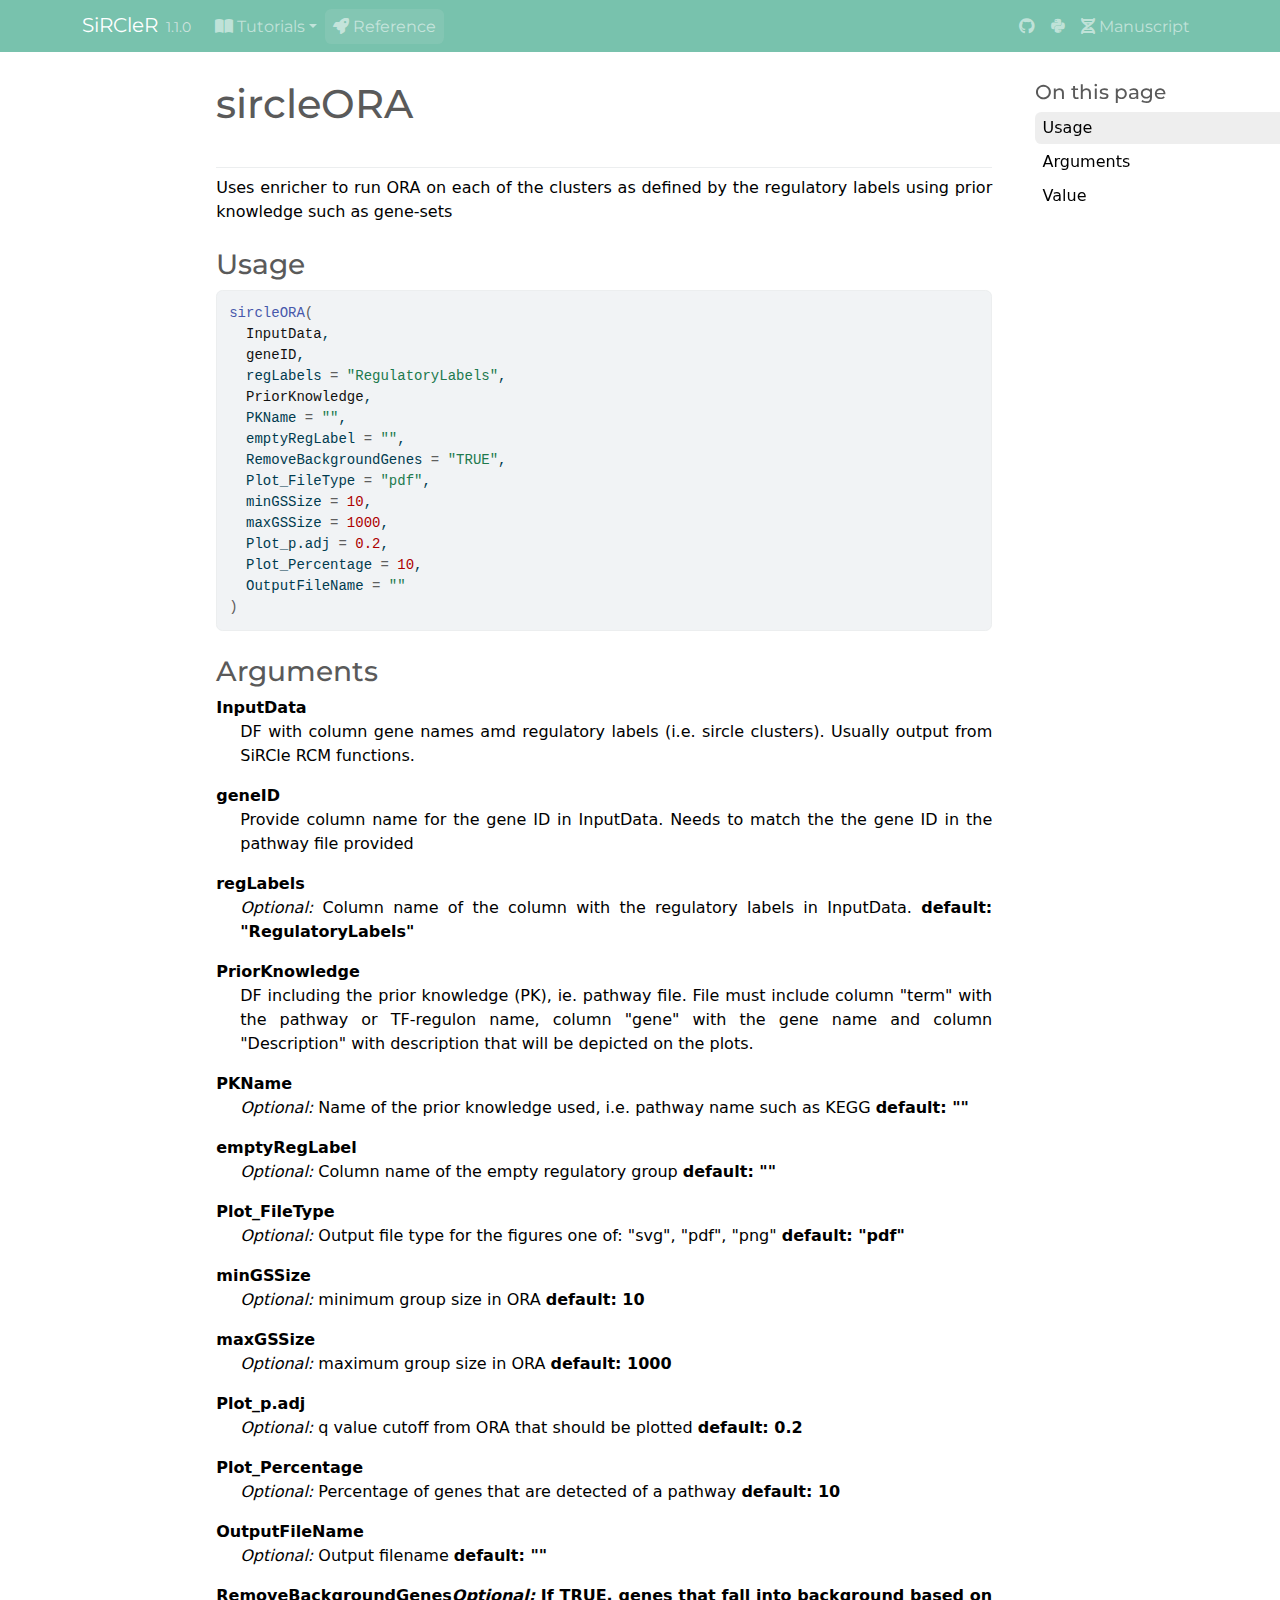
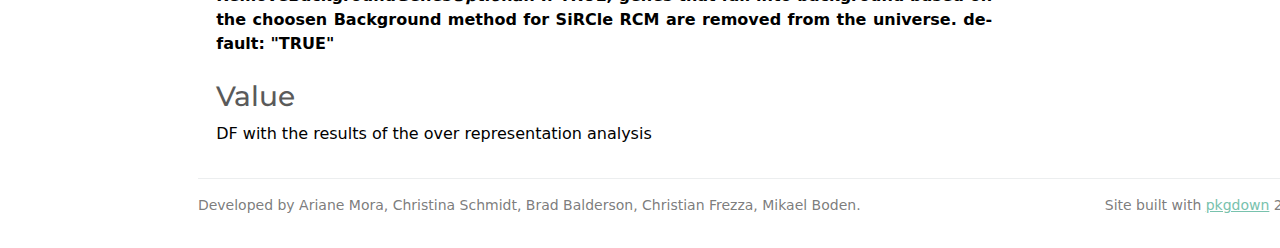
<file: reference/sircleORA.html>
<!DOCTYPE html>
<!-- Generated by pkgdown: do not edit by hand --><html lang="en"><head><meta http-equiv="Content-Type" content="text/html; charset=UTF-8"><meta charset="utf-8"><meta http-equiv="X-UA-Compatible" content="IE=edge"><meta name="viewport" content="width=device-width, initial-scale=1, shrink-to-fit=no"><title>sircleORA — sircleORA • SiRCleR</title><!-- favicons --><link rel="icon" type="image/png" sizes="16x16" href="../favicon-16x16.png"><link rel="icon" type="image/png" sizes="32x32" href="../favicon-32x32.png"><link rel="apple-touch-icon" type="image/png" sizes="180x180" href="../apple-touch-icon.png"><link rel="apple-touch-icon" type="image/png" sizes="120x120" href="../apple-touch-icon-120x120.png"><link rel="apple-touch-icon" type="image/png" sizes="76x76" href="../apple-touch-icon-76x76.png"><link rel="apple-touch-icon" type="image/png" sizes="60x60" href="../apple-touch-icon-60x60.png"><script src="../deps/jquery-3.6.0/jquery-3.6.0.min.js"></script><meta name="viewport" content="width=device-width, initial-scale=1, shrink-to-fit=no"><link href="../deps/bootstrap-5.3.1/bootstrap.min.css" rel="stylesheet"><script src="../deps/bootstrap-5.3.1/bootstrap.bundle.min.js"></script><link href="../deps/font-awesome-6.5.2/css/all.min.css" rel="stylesheet"><link href="../deps/font-awesome-6.5.2/css/v4-shims.min.css" rel="stylesheet"><script src="../deps/headroom-0.11.0/headroom.min.js"></script><script src="../deps/headroom-0.11.0/jQuery.headroom.min.js"></script><script src="../deps/bootstrap-toc-1.0.1/bootstrap-toc.min.js"></script><script src="../deps/clipboard.js-2.0.11/clipboard.min.js"></script><script src="../deps/search-1.0.0/autocomplete.jquery.min.js"></script><script src="../deps/search-1.0.0/fuse.min.js"></script><script src="../deps/search-1.0.0/mark.min.js"></script><!-- pkgdown --><script src="../pkgdown.js"></script><link href="../extra.css" rel="stylesheet"><meta property="og:title" content="sircleORA — sircleORA"><meta name="description" content="Uses enricher to run ORA on each of the clusters as defined by the regulatory labels using prior knowledge such as gene-sets"><meta property="og:description" content="Uses enricher to run ORA on each of the clusters as defined by the regulatory labels using prior knowledge such as gene-sets"></head><body>
    <a href="#main" class="visually-hidden-focusable">Skip to contents</a>


    <nav class="navbar navbar-expand-lg fixed-top bg-primary" data-bs-theme="dark" aria-label="Site navigation"><div class="container">

    <a class="navbar-brand me-2" href="../index.html">SiRCleR</a>

    <small class="nav-text text-muted me-auto" data-bs-toggle="tooltip" data-bs-placement="bottom" title="">1.1.0</small>


    <button class="navbar-toggler" type="button" data-bs-toggle="collapse" data-bs-target="#navbar" aria-controls="navbar" aria-expanded="false" aria-label="Toggle navigation">
      <span class="navbar-toggler-icon"></span>
    </button>

    <div id="navbar" class="collapse navbar-collapse ms-3">
      <ul class="navbar-nav me-auto"><li class="nav-item dropdown">
  <button class="nav-link dropdown-toggle" type="button" id="dropdown-tutorials" data-bs-toggle="dropdown" aria-expanded="false" aria-haspopup="true"><span class="fa fa-book-open"></span> Tutorials</button>
  <ul class="dropdown-menu" aria-labelledby="dropdown-tutorials"><li><a class="dropdown-item" href="../articles/ChooseSettings.html">ChooseSettings</a></li>
    <li><a class="dropdown-item" href="../articles/DataAnalysisExample.html">TutorialR</a></li>
  </ul></li>
<li class="active nav-item"><a class="nav-link" href="../reference/index.html"><span class="fa fa-solid fa-rocket"></span> Reference</a></li>
      </ul><ul class="navbar-nav"><li class="nav-item"><a class="external-link nav-link" href="https://github.com/ArianeMora/SiRCleR"><span class="fa fa-brands fa-github"></span></a></li>
<li class="nav-item"><a class="external-link nav-link" href="https://github.com/ArianeMora/scircm"><span class="fa fa-brands fa-python"></span></a></li>
<li class="nav-item"><a class="external-link nav-link" href="https://genomemedicine.biomedcentral.com/articles/10.1186/s13073-024-01415-3"><span class="fa fa-solid fa-dna"></span> Manuscript</a></li>
      </ul></div>


  </div>
</nav><div class="container template-reference-topic">
<div class="row">
  <main id="main" class="col-md-9"><div class="page-header">

      <h1>sircleORA</h1>

      <div class="d-none name"><code>sircleORA.Rd</code></div>
    </div>

    <div class="ref-description section level2">
    <p>Uses enricher to run ORA on each of the clusters as defined by the regulatory labels using prior knowledge such as gene-sets</p>
    </div>

    <div class="section level2">
    <h2 id="ref-usage">Usage<a class="anchor" aria-label="anchor" href="#ref-usage"></a></h2>
    <div class="sourceCode"><pre class="sourceCode r"><code><span><span class="fu">sircleORA</span><span class="op">(</span></span>
<span>  <span class="va">InputData</span>,</span>
<span>  <span class="va">geneID</span>,</span>
<span>  regLabels <span class="op">=</span> <span class="st">"RegulatoryLabels"</span>,</span>
<span>  <span class="va">PriorKnowledge</span>,</span>
<span>  PKName <span class="op">=</span> <span class="st">""</span>,</span>
<span>  emptyRegLabel <span class="op">=</span> <span class="st">""</span>,</span>
<span>  RemoveBackgroundGenes <span class="op">=</span> <span class="st">"TRUE"</span>,</span>
<span>  Plot_FileType <span class="op">=</span> <span class="st">"pdf"</span>,</span>
<span>  minGSSize <span class="op">=</span> <span class="fl">10</span>,</span>
<span>  maxGSSize <span class="op">=</span> <span class="fl">1000</span>,</span>
<span>  Plot_p.adj <span class="op">=</span> <span class="fl">0.2</span>,</span>
<span>  Plot_Percentage <span class="op">=</span> <span class="fl">10</span>,</span>
<span>  OutputFileName <span class="op">=</span> <span class="st">""</span></span>
<span><span class="op">)</span></span></code></pre></div>
    </div>

    <div class="section level2">
    <h2 id="arguments">Arguments<a class="anchor" aria-label="anchor" href="#arguments"></a></h2>


<dl><dt id="arg-inputdata">InputData<a class="anchor" aria-label="anchor" href="#arg-inputdata"></a></dt>
<dd><p>DF with column gene names amd regulatory labels (i.e. sircle clusters). Usually output from SiRCle RCM functions.</p></dd>


<dt id="arg-geneid">geneID<a class="anchor" aria-label="anchor" href="#arg-geneid"></a></dt>
<dd><p>Provide column name for the gene ID in InputData. Needs to match the the gene ID in the pathway file provided</p></dd>


<dt id="arg-reglabels">regLabels<a class="anchor" aria-label="anchor" href="#arg-reglabels"></a></dt>
<dd><p><em>Optional: </em> Column name of the column with the regulatory labels in InputData. <strong>default: "RegulatoryLabels"</strong></p></dd>


<dt id="arg-priorknowledge">PriorKnowledge<a class="anchor" aria-label="anchor" href="#arg-priorknowledge"></a></dt>
<dd><p>DF including the prior knowledge (PK), ie. pathway file. File must include column "term" with the pathway or TF-regulon name, column "gene" with the gene name and column "Description" with description that will be depicted on the plots.</p></dd>


<dt id="arg-pkname">PKName<a class="anchor" aria-label="anchor" href="#arg-pkname"></a></dt>
<dd><p><em>Optional: </em> Name of the prior knowledge used, i.e. pathway name such as KEGG <strong>default: ""</strong></p></dd>


<dt id="arg-emptyreglabel">emptyRegLabel<a class="anchor" aria-label="anchor" href="#arg-emptyreglabel"></a></dt>
<dd><p><em>Optional: </em> Column name of the empty regulatory group <strong>default: ""</strong></p></dd>


<dt id="arg-plot-filetype">Plot_FileType<a class="anchor" aria-label="anchor" href="#arg-plot-filetype"></a></dt>
<dd><p><em>Optional: </em> Output file type for the figures one of: "svg", "pdf", "png" <strong>default: "pdf"</strong></p></dd>


<dt id="arg-mingssize">minGSSize<a class="anchor" aria-label="anchor" href="#arg-mingssize"></a></dt>
<dd><p><em>Optional: </em> minimum group size in ORA <strong>default: 10</strong></p></dd>


<dt id="arg-maxgssize">maxGSSize<a class="anchor" aria-label="anchor" href="#arg-maxgssize"></a></dt>
<dd><p><em>Optional: </em> maximum group size in ORA <strong>default: 1000</strong></p></dd>


<dt id="arg-plot-p-adj">Plot_p.adj<a class="anchor" aria-label="anchor" href="#arg-plot-p-adj"></a></dt>
<dd><p><em>Optional: </em> q value cutoff from ORA that should be plotted <strong>default: 0.2</strong></p></dd>


<dt id="arg-plot-percentage">Plot_Percentage<a class="anchor" aria-label="anchor" href="#arg-plot-percentage"></a></dt>
<dd><p><em>Optional: </em> Percentage of genes that are detected of a pathway <strong>default: 10</strong></p></dd>


<dt id="arg-outputfilename">OutputFileName<a class="anchor" aria-label="anchor" href="#arg-outputfilename"></a></dt>
<dd><p><em>Optional: </em> Output filename <strong>default: ""</strong></p></dd>


<dt id="arg-removebackgroundgenesoptional-if-true-genes-that-fall-into-background-based-on-the-choosen-background-method-for-sircle-rcm-are-removed-from-the-universe-default-true-">RemoveBackgroundGenes<em>Optional:</em> If TRUE, genes that fall into background based on the choosen Background method for SiRCle RCM are removed from the universe. <strong>default: "TRUE"</strong><a class="anchor" aria-label="anchor" href="#arg-removebackgroundgenesoptional-if-true-genes-that-fall-into-background-based-on-the-choosen-background-method-for-sircle-rcm-are-removed-from-the-universe-default-true-"></a></dt>
<dd><p></p></dd>
</dl></div>
    <div class="section level2">
    <h2 id="value">Value<a class="anchor" aria-label="anchor" href="#value"></a></h2>
    <p>DF with the results of the over representation analysis</p>
    </div>

  </main><aside class="col-md-3"><nav id="toc" aria-label="Table of contents"><h2>On this page</h2>
    </nav></aside></div>


    <footer><div class="pkgdown-footer-left">
  <p>Developed by Ariane Mora, Christina Schmidt, Brad Balderson, Christian Frezza, Mikael Boden.</p>
</div>

<div class="pkgdown-footer-right">
  <p>Site built with <a href="https://pkgdown.r-lib.org/" class="external-link">pkgdown</a> 2.1.1.</p>
</div>

    </footer></div>





  </body></html>
</file>
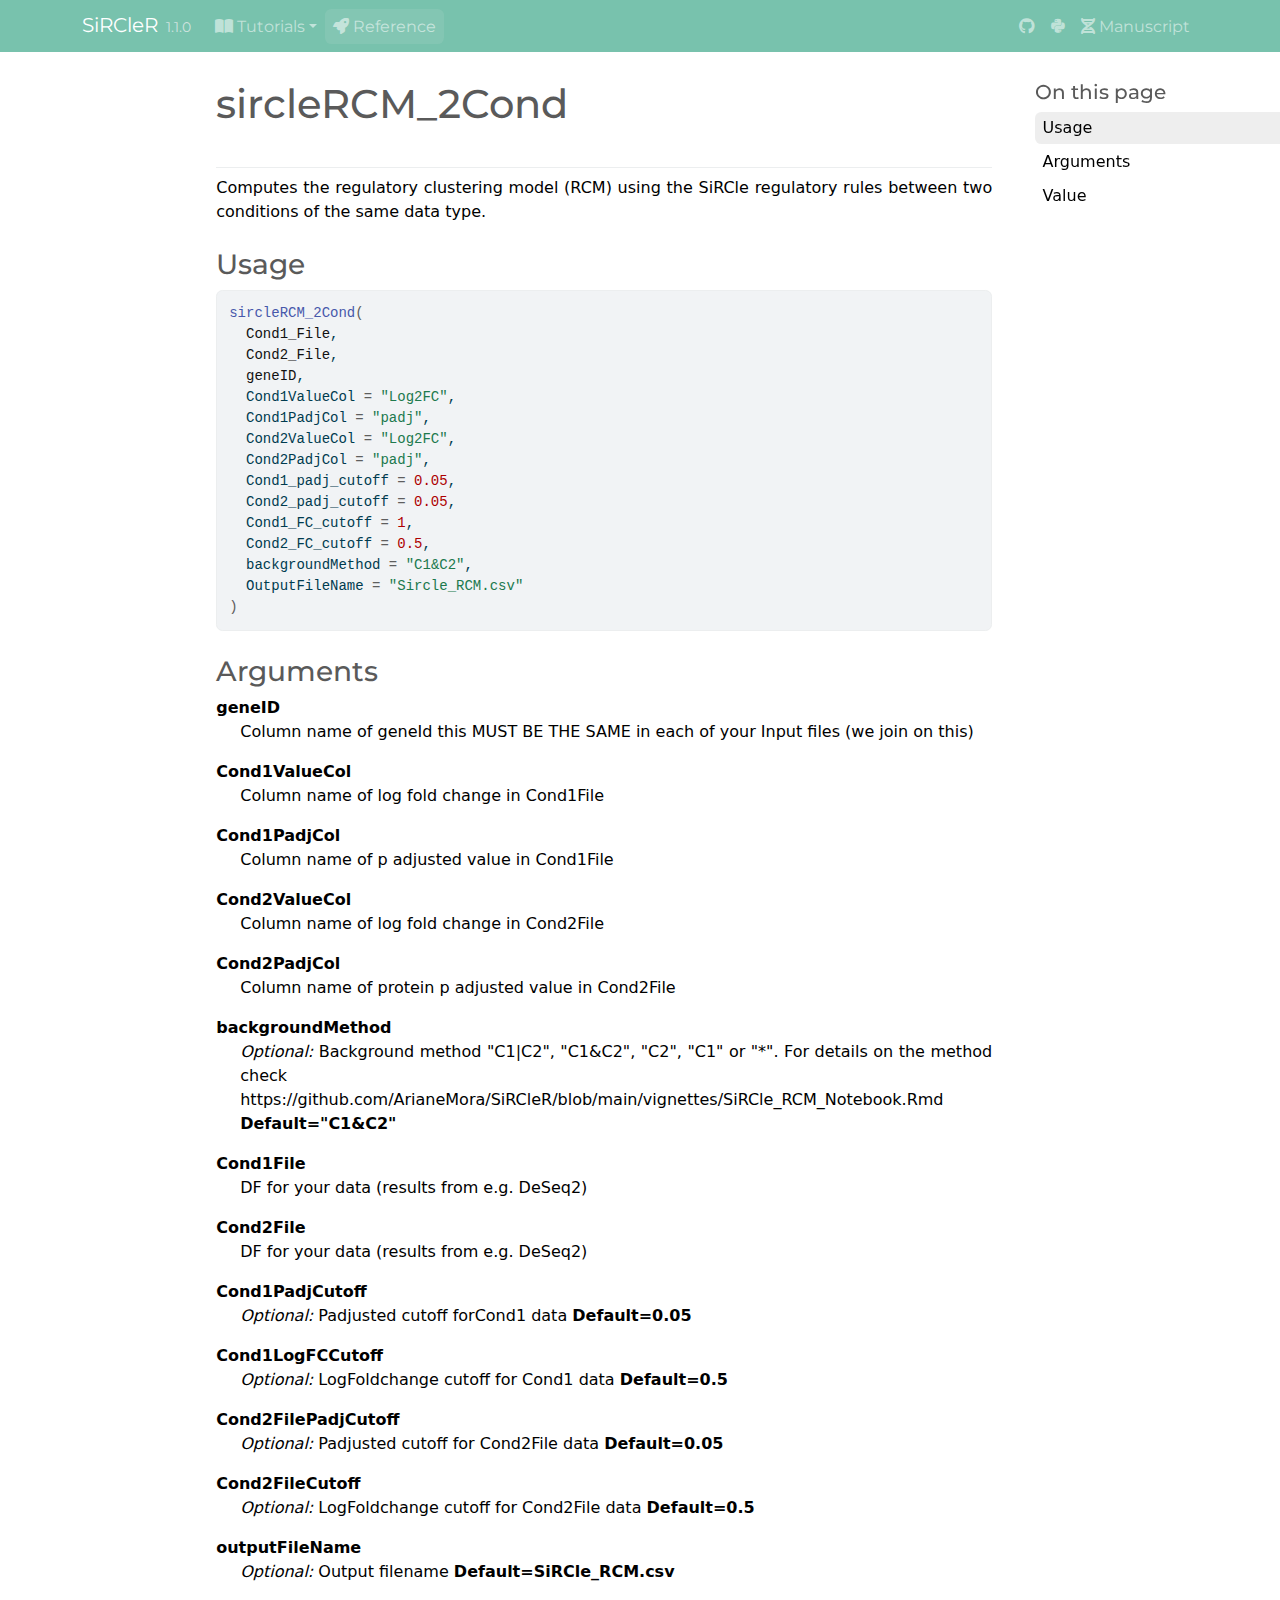
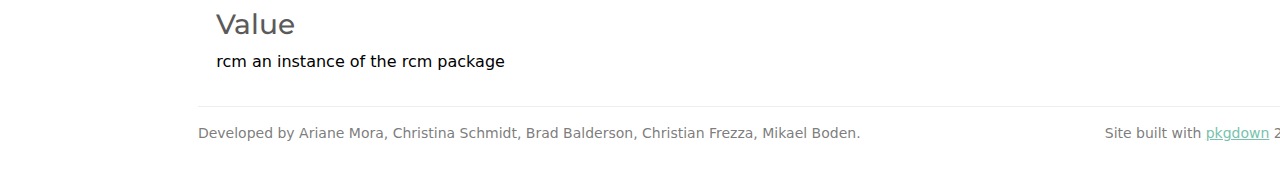
<file: reference/sircleRCM_2Cond.html>
<!DOCTYPE html>
<!-- Generated by pkgdown: do not edit by hand --><html lang="en"><head><meta http-equiv="Content-Type" content="text/html; charset=UTF-8"><meta charset="utf-8"><meta http-equiv="X-UA-Compatible" content="IE=edge"><meta name="viewport" content="width=device-width, initial-scale=1, shrink-to-fit=no"><title>sircleRCM_2Cond — sircleRCM_2Cond • SiRCleR</title><!-- favicons --><link rel="icon" type="image/png" sizes="16x16" href="../favicon-16x16.png"><link rel="icon" type="image/png" sizes="32x32" href="../favicon-32x32.png"><link rel="apple-touch-icon" type="image/png" sizes="180x180" href="../apple-touch-icon.png"><link rel="apple-touch-icon" type="image/png" sizes="120x120" href="../apple-touch-icon-120x120.png"><link rel="apple-touch-icon" type="image/png" sizes="76x76" href="../apple-touch-icon-76x76.png"><link rel="apple-touch-icon" type="image/png" sizes="60x60" href="../apple-touch-icon-60x60.png"><script src="../deps/jquery-3.6.0/jquery-3.6.0.min.js"></script><meta name="viewport" content="width=device-width, initial-scale=1, shrink-to-fit=no"><link href="../deps/bootstrap-5.3.1/bootstrap.min.css" rel="stylesheet"><script src="../deps/bootstrap-5.3.1/bootstrap.bundle.min.js"></script><link href="../deps/font-awesome-6.5.2/css/all.min.css" rel="stylesheet"><link href="../deps/font-awesome-6.5.2/css/v4-shims.min.css" rel="stylesheet"><script src="../deps/headroom-0.11.0/headroom.min.js"></script><script src="../deps/headroom-0.11.0/jQuery.headroom.min.js"></script><script src="../deps/bootstrap-toc-1.0.1/bootstrap-toc.min.js"></script><script src="../deps/clipboard.js-2.0.11/clipboard.min.js"></script><script src="../deps/search-1.0.0/autocomplete.jquery.min.js"></script><script src="../deps/search-1.0.0/fuse.min.js"></script><script src="../deps/search-1.0.0/mark.min.js"></script><!-- pkgdown --><script src="../pkgdown.js"></script><link href="../extra.css" rel="stylesheet"><meta property="og:title" content="sircleRCM_2Cond — sircleRCM_2Cond"><meta name="description" content="Computes the regulatory clustering model (RCM) using the SiRCle regulatory rules between two conditions of the same data type."><meta property="og:description" content="Computes the regulatory clustering model (RCM) using the SiRCle regulatory rules between two conditions of the same data type."></head><body>
    <a href="#main" class="visually-hidden-focusable">Skip to contents</a>


    <nav class="navbar navbar-expand-lg fixed-top bg-primary" data-bs-theme="dark" aria-label="Site navigation"><div class="container">

    <a class="navbar-brand me-2" href="../index.html">SiRCleR</a>

    <small class="nav-text text-muted me-auto" data-bs-toggle="tooltip" data-bs-placement="bottom" title="">1.1.0</small>


    <button class="navbar-toggler" type="button" data-bs-toggle="collapse" data-bs-target="#navbar" aria-controls="navbar" aria-expanded="false" aria-label="Toggle navigation">
      <span class="navbar-toggler-icon"></span>
    </button>

    <div id="navbar" class="collapse navbar-collapse ms-3">
      <ul class="navbar-nav me-auto"><li class="nav-item dropdown">
  <button class="nav-link dropdown-toggle" type="button" id="dropdown-tutorials" data-bs-toggle="dropdown" aria-expanded="false" aria-haspopup="true"><span class="fa fa-book-open"></span> Tutorials</button>
  <ul class="dropdown-menu" aria-labelledby="dropdown-tutorials"><li><a class="dropdown-item" href="../articles/ChooseSettings.html">ChooseSettings</a></li>
    <li><a class="dropdown-item" href="../articles/DataAnalysisExample.html">TutorialR</a></li>
  </ul></li>
<li class="active nav-item"><a class="nav-link" href="../reference/index.html"><span class="fa fa-solid fa-rocket"></span> Reference</a></li>
      </ul><ul class="navbar-nav"><li class="nav-item"><a class="external-link nav-link" href="https://github.com/ArianeMora/SiRCleR"><span class="fa fa-brands fa-github"></span></a></li>
<li class="nav-item"><a class="external-link nav-link" href="https://github.com/ArianeMora/scircm"><span class="fa fa-brands fa-python"></span></a></li>
<li class="nav-item"><a class="external-link nav-link" href="https://genomemedicine.biomedcentral.com/articles/10.1186/s13073-024-01415-3"><span class="fa fa-solid fa-dna"></span> Manuscript</a></li>
      </ul></div>


  </div>
</nav><div class="container template-reference-topic">
<div class="row">
  <main id="main" class="col-md-9"><div class="page-header">

      <h1>sircleRCM_2Cond</h1>

      <div class="d-none name"><code>sircleRCM_2Cond.Rd</code></div>
    </div>

    <div class="ref-description section level2">
    <p>Computes the regulatory clustering model (RCM) using the SiRCle regulatory rules between two conditions of the same data type.</p>
    </div>

    <div class="section level2">
    <h2 id="ref-usage">Usage<a class="anchor" aria-label="anchor" href="#ref-usage"></a></h2>
    <div class="sourceCode"><pre class="sourceCode r"><code><span><span class="fu">sircleRCM_2Cond</span><span class="op">(</span></span>
<span>  <span class="va">Cond1_File</span>,</span>
<span>  <span class="va">Cond2_File</span>,</span>
<span>  <span class="va">geneID</span>,</span>
<span>  Cond1ValueCol <span class="op">=</span> <span class="st">"Log2FC"</span>,</span>
<span>  Cond1PadjCol <span class="op">=</span> <span class="st">"padj"</span>,</span>
<span>  Cond2ValueCol <span class="op">=</span> <span class="st">"Log2FC"</span>,</span>
<span>  Cond2PadjCol <span class="op">=</span> <span class="st">"padj"</span>,</span>
<span>  Cond1_padj_cutoff <span class="op">=</span> <span class="fl">0.05</span>,</span>
<span>  Cond2_padj_cutoff <span class="op">=</span> <span class="fl">0.05</span>,</span>
<span>  Cond1_FC_cutoff <span class="op">=</span> <span class="fl">1</span>,</span>
<span>  Cond2_FC_cutoff <span class="op">=</span> <span class="fl">0.5</span>,</span>
<span>  backgroundMethod <span class="op">=</span> <span class="st">"C1&amp;C2"</span>,</span>
<span>  OutputFileName <span class="op">=</span> <span class="st">"Sircle_RCM.csv"</span></span>
<span><span class="op">)</span></span></code></pre></div>
    </div>

    <div class="section level2">
    <h2 id="arguments">Arguments<a class="anchor" aria-label="anchor" href="#arguments"></a></h2>


<dl><dt id="arg-geneid">geneID<a class="anchor" aria-label="anchor" href="#arg-geneid"></a></dt>
<dd><p>Column name of geneId this MUST BE THE SAME in each of your Input files (we join on this)</p></dd>


<dt id="arg-cond-valuecol">Cond1ValueCol<a class="anchor" aria-label="anchor" href="#arg-cond-valuecol"></a></dt>
<dd><p>Column name of log fold change in Cond1File</p></dd>


<dt id="arg-cond-padjcol">Cond1PadjCol<a class="anchor" aria-label="anchor" href="#arg-cond-padjcol"></a></dt>
<dd><p>Column name of p adjusted value in Cond1File</p></dd>


<dt id="arg-cond-valuecol">Cond2ValueCol<a class="anchor" aria-label="anchor" href="#arg-cond-valuecol"></a></dt>
<dd><p>Column name of log fold change in Cond2File</p></dd>


<dt id="arg-cond-padjcol">Cond2PadjCol<a class="anchor" aria-label="anchor" href="#arg-cond-padjcol"></a></dt>
<dd><p>Column name of protein p adjusted value in Cond2File</p></dd>


<dt id="arg-backgroundmethod">backgroundMethod<a class="anchor" aria-label="anchor" href="#arg-backgroundmethod"></a></dt>
<dd><p><em>Optional: </em> Background method "C1|C2", "C1&amp;C2", "C2", "C1" or "*". For details on the method check https://github.com/ArianeMora/SiRCleR/blob/main/vignettes/SiRCle_RCM_Notebook.Rmd <strong>Default="C1&amp;C2"</strong></p></dd>


<dt id="arg-cond-file">Cond1File<a class="anchor" aria-label="anchor" href="#arg-cond-file"></a></dt>
<dd><p>DF for your data (results from e.g. DeSeq2)</p></dd>


<dt id="arg-cond-file">Cond2File<a class="anchor" aria-label="anchor" href="#arg-cond-file"></a></dt>
<dd><p>DF for your data (results from e.g. DeSeq2)</p></dd>


<dt id="arg-cond-padjcutoff">Cond1PadjCutoff<a class="anchor" aria-label="anchor" href="#arg-cond-padjcutoff"></a></dt>
<dd><p><em>Optional: </em>Padjusted cutoff forCond1 data <strong>Default=0.05</strong></p></dd>


<dt id="arg-cond-logfccutoff">Cond1LogFCCutoff<a class="anchor" aria-label="anchor" href="#arg-cond-logfccutoff"></a></dt>
<dd><p><em>Optional: </em> LogFoldchange cutoff for Cond1 data <strong>Default=0.5</strong></p></dd>


<dt id="arg-cond-filepadjcutoff">Cond2FilePadjCutoff<a class="anchor" aria-label="anchor" href="#arg-cond-filepadjcutoff"></a></dt>
<dd><p><em>Optional: </em> Padjusted cutoff for Cond2File data <strong>Default=0.05</strong></p></dd>


<dt id="arg-cond-filecutoff">Cond2FileCutoff<a class="anchor" aria-label="anchor" href="#arg-cond-filecutoff"></a></dt>
<dd><p><em>Optional: </em> LogFoldchange cutoff for Cond2File data <strong>Default=0.5</strong></p></dd>


<dt id="arg-outputfilename">outputFileName<a class="anchor" aria-label="anchor" href="#arg-outputfilename"></a></dt>
<dd><p><em>Optional: </em> Output filename <strong>Default=SiRCle_RCM.csv</strong></p></dd>

</dl></div>
    <div class="section level2">
    <h2 id="value">Value<a class="anchor" aria-label="anchor" href="#value"></a></h2>
    <p>rcm an instance of the rcm package</p>
    </div>

  </main><aside class="col-md-3"><nav id="toc" aria-label="Table of contents"><h2>On this page</h2>
    </nav></aside></div>


    <footer><div class="pkgdown-footer-left">
  <p>Developed by Ariane Mora, Christina Schmidt, Brad Balderson, Christian Frezza, Mikael Boden.</p>
</div>

<div class="pkgdown-footer-right">
  <p>Site built with <a href="https://pkgdown.r-lib.org/" class="external-link">pkgdown</a> 2.1.1.</p>
</div>

    </footer></div>





  </body></html>
</file>
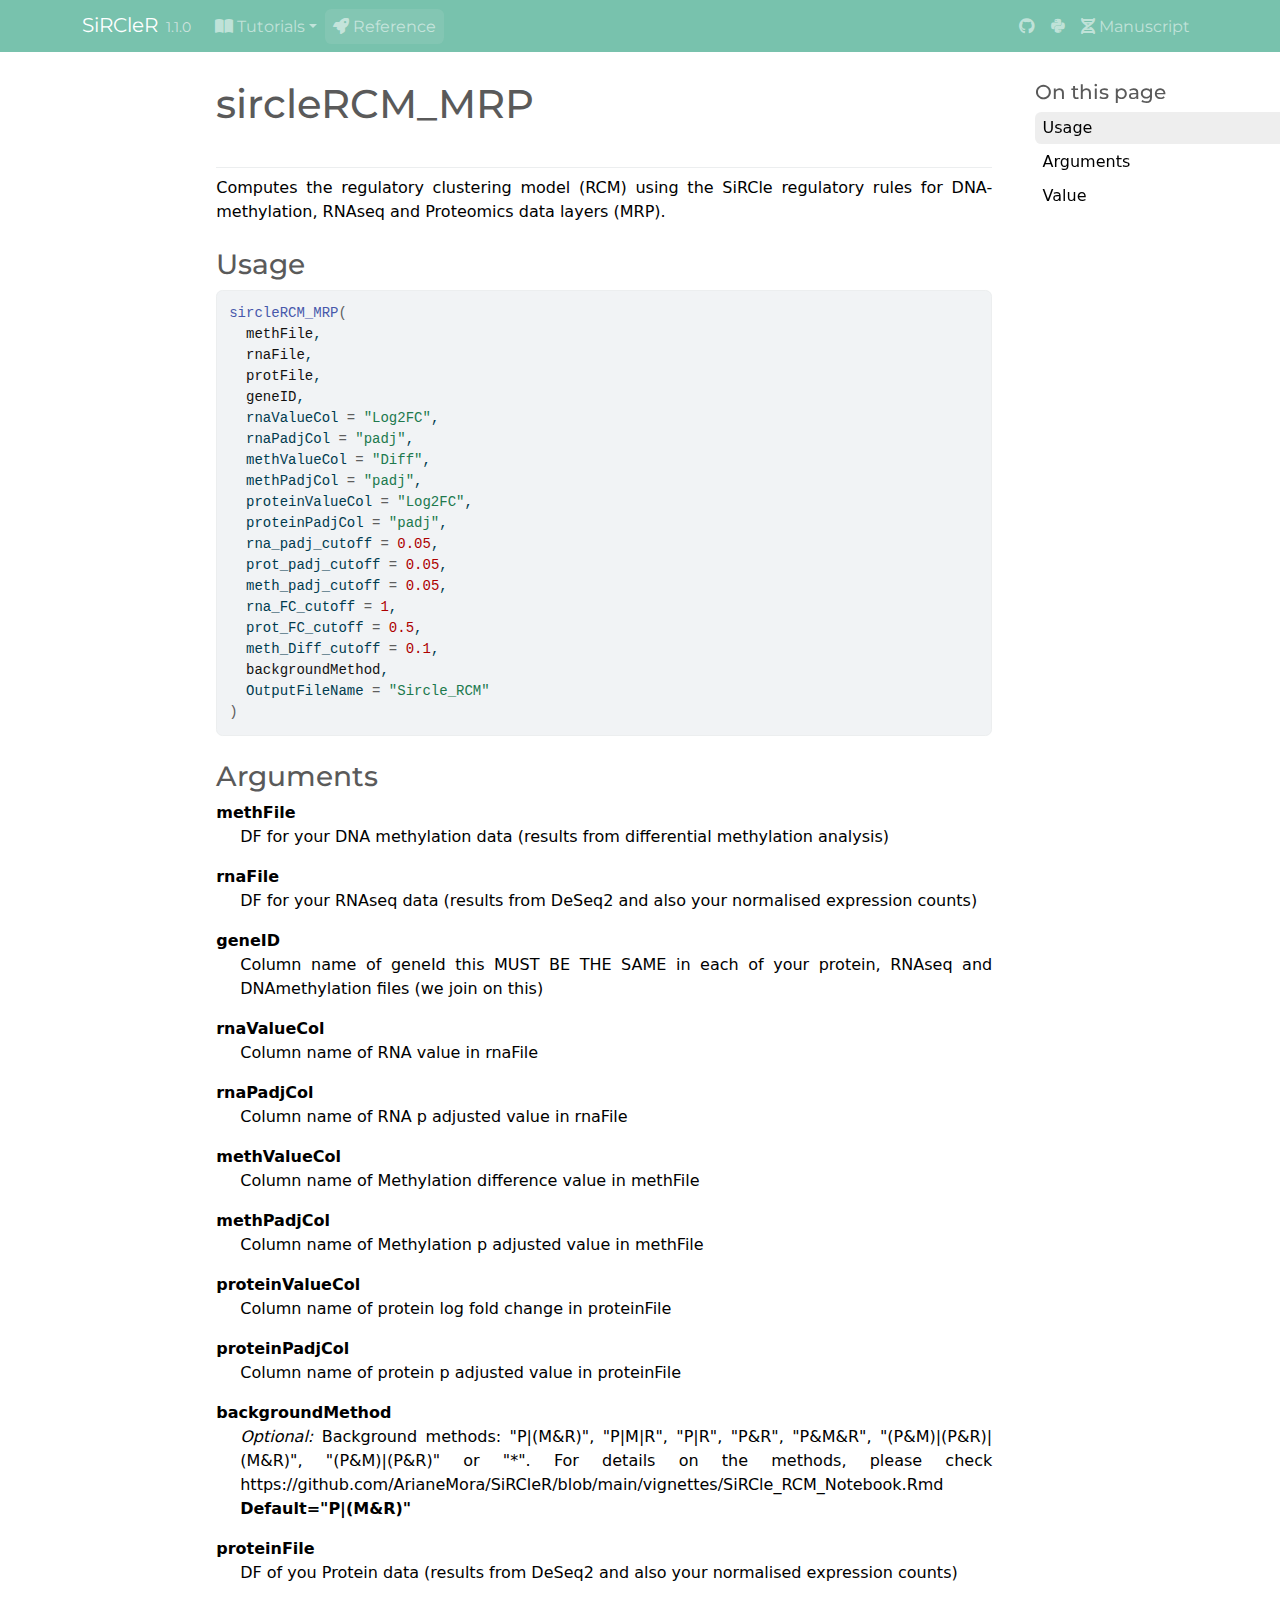
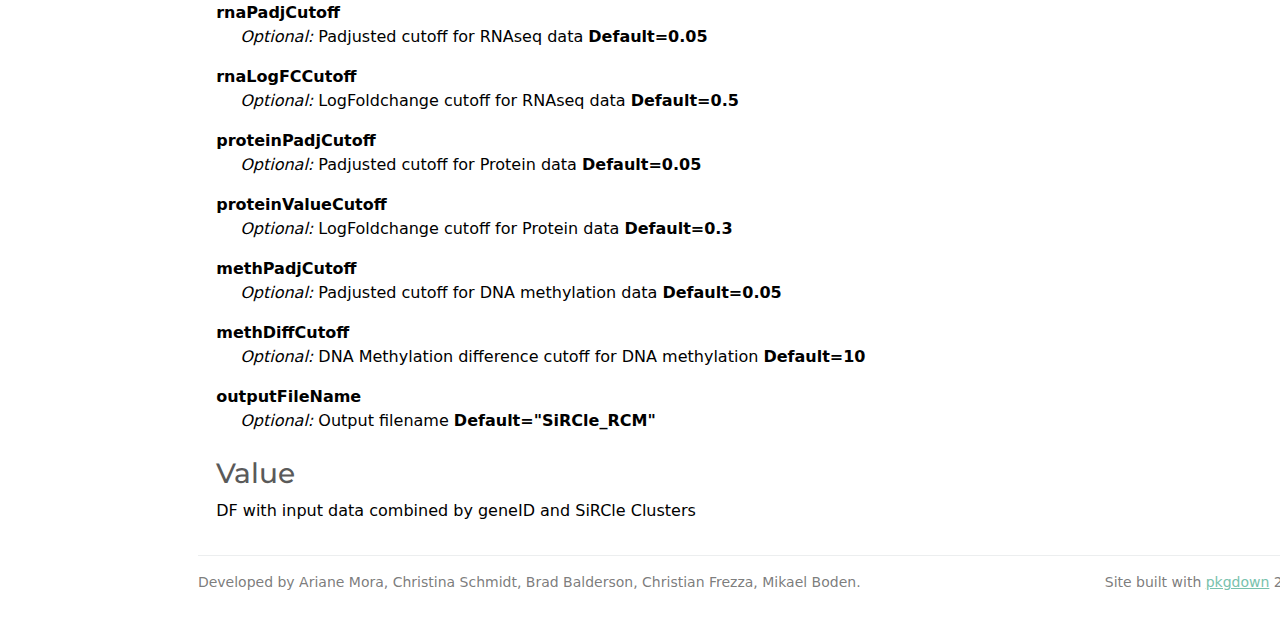
<file: reference/sircleRCM_MRP.html>
<!DOCTYPE html>
<!-- Generated by pkgdown: do not edit by hand --><html lang="en"><head><meta http-equiv="Content-Type" content="text/html; charset=UTF-8"><meta charset="utf-8"><meta http-equiv="X-UA-Compatible" content="IE=edge"><meta name="viewport" content="width=device-width, initial-scale=1, shrink-to-fit=no"><title>sircleRCM_MRP — sircleRCM_MRP • SiRCleR</title><!-- favicons --><link rel="icon" type="image/png" sizes="16x16" href="../favicon-16x16.png"><link rel="icon" type="image/png" sizes="32x32" href="../favicon-32x32.png"><link rel="apple-touch-icon" type="image/png" sizes="180x180" href="../apple-touch-icon.png"><link rel="apple-touch-icon" type="image/png" sizes="120x120" href="../apple-touch-icon-120x120.png"><link rel="apple-touch-icon" type="image/png" sizes="76x76" href="../apple-touch-icon-76x76.png"><link rel="apple-touch-icon" type="image/png" sizes="60x60" href="../apple-touch-icon-60x60.png"><script src="../deps/jquery-3.6.0/jquery-3.6.0.min.js"></script><meta name="viewport" content="width=device-width, initial-scale=1, shrink-to-fit=no"><link href="../deps/bootstrap-5.3.1/bootstrap.min.css" rel="stylesheet"><script src="../deps/bootstrap-5.3.1/bootstrap.bundle.min.js"></script><link href="../deps/font-awesome-6.5.2/css/all.min.css" rel="stylesheet"><link href="../deps/font-awesome-6.5.2/css/v4-shims.min.css" rel="stylesheet"><script src="../deps/headroom-0.11.0/headroom.min.js"></script><script src="../deps/headroom-0.11.0/jQuery.headroom.min.js"></script><script src="../deps/bootstrap-toc-1.0.1/bootstrap-toc.min.js"></script><script src="../deps/clipboard.js-2.0.11/clipboard.min.js"></script><script src="../deps/search-1.0.0/autocomplete.jquery.min.js"></script><script src="../deps/search-1.0.0/fuse.min.js"></script><script src="../deps/search-1.0.0/mark.min.js"></script><!-- pkgdown --><script src="../pkgdown.js"></script><link href="../extra.css" rel="stylesheet"><meta property="og:title" content="sircleRCM_MRP — sircleRCM_MRP"><meta name="description" content="Computes the regulatory clustering model (RCM) using the SiRCle regulatory rules for DNA-methylation, RNAseq and Proteomics data layers (MRP)."><meta property="og:description" content="Computes the regulatory clustering model (RCM) using the SiRCle regulatory rules for DNA-methylation, RNAseq and Proteomics data layers (MRP)."></head><body>
    <a href="#main" class="visually-hidden-focusable">Skip to contents</a>


    <nav class="navbar navbar-expand-lg fixed-top bg-primary" data-bs-theme="dark" aria-label="Site navigation"><div class="container">

    <a class="navbar-brand me-2" href="../index.html">SiRCleR</a>

    <small class="nav-text text-muted me-auto" data-bs-toggle="tooltip" data-bs-placement="bottom" title="">1.1.0</small>


    <button class="navbar-toggler" type="button" data-bs-toggle="collapse" data-bs-target="#navbar" aria-controls="navbar" aria-expanded="false" aria-label="Toggle navigation">
      <span class="navbar-toggler-icon"></span>
    </button>

    <div id="navbar" class="collapse navbar-collapse ms-3">
      <ul class="navbar-nav me-auto"><li class="nav-item dropdown">
  <button class="nav-link dropdown-toggle" type="button" id="dropdown-tutorials" data-bs-toggle="dropdown" aria-expanded="false" aria-haspopup="true"><span class="fa fa-book-open"></span> Tutorials</button>
  <ul class="dropdown-menu" aria-labelledby="dropdown-tutorials"><li><a class="dropdown-item" href="../articles/ChooseSettings.html">ChooseSettings</a></li>
    <li><a class="dropdown-item" href="../articles/DataAnalysisExample.html">TutorialR</a></li>
  </ul></li>
<li class="active nav-item"><a class="nav-link" href="../reference/index.html"><span class="fa fa-solid fa-rocket"></span> Reference</a></li>
      </ul><ul class="navbar-nav"><li class="nav-item"><a class="external-link nav-link" href="https://github.com/ArianeMora/SiRCleR"><span class="fa fa-brands fa-github"></span></a></li>
<li class="nav-item"><a class="external-link nav-link" href="https://github.com/ArianeMora/scircm"><span class="fa fa-brands fa-python"></span></a></li>
<li class="nav-item"><a class="external-link nav-link" href="https://genomemedicine.biomedcentral.com/articles/10.1186/s13073-024-01415-3"><span class="fa fa-solid fa-dna"></span> Manuscript</a></li>
      </ul></div>


  </div>
</nav><div class="container template-reference-topic">
<div class="row">
  <main id="main" class="col-md-9"><div class="page-header">

      <h1>sircleRCM_MRP</h1>

      <div class="d-none name"><code>sircleRCM_MRP.Rd</code></div>
    </div>

    <div class="ref-description section level2">
    <p>Computes the regulatory clustering model (RCM) using the SiRCle regulatory rules for DNA-methylation, RNAseq and Proteomics data layers (MRP).</p>
    </div>

    <div class="section level2">
    <h2 id="ref-usage">Usage<a class="anchor" aria-label="anchor" href="#ref-usage"></a></h2>
    <div class="sourceCode"><pre class="sourceCode r"><code><span><span class="fu">sircleRCM_MRP</span><span class="op">(</span></span>
<span>  <span class="va">methFile</span>,</span>
<span>  <span class="va">rnaFile</span>,</span>
<span>  <span class="va">protFile</span>,</span>
<span>  <span class="va">geneID</span>,</span>
<span>  rnaValueCol <span class="op">=</span> <span class="st">"Log2FC"</span>,</span>
<span>  rnaPadjCol <span class="op">=</span> <span class="st">"padj"</span>,</span>
<span>  methValueCol <span class="op">=</span> <span class="st">"Diff"</span>,</span>
<span>  methPadjCol <span class="op">=</span> <span class="st">"padj"</span>,</span>
<span>  proteinValueCol <span class="op">=</span> <span class="st">"Log2FC"</span>,</span>
<span>  proteinPadjCol <span class="op">=</span> <span class="st">"padj"</span>,</span>
<span>  rna_padj_cutoff <span class="op">=</span> <span class="fl">0.05</span>,</span>
<span>  prot_padj_cutoff <span class="op">=</span> <span class="fl">0.05</span>,</span>
<span>  meth_padj_cutoff <span class="op">=</span> <span class="fl">0.05</span>,</span>
<span>  rna_FC_cutoff <span class="op">=</span> <span class="fl">1</span>,</span>
<span>  prot_FC_cutoff <span class="op">=</span> <span class="fl">0.5</span>,</span>
<span>  meth_Diff_cutoff <span class="op">=</span> <span class="fl">0.1</span>,</span>
<span>  <span class="va">backgroundMethod</span>,</span>
<span>  OutputFileName <span class="op">=</span> <span class="st">"Sircle_RCM"</span></span>
<span><span class="op">)</span></span></code></pre></div>
    </div>

    <div class="section level2">
    <h2 id="arguments">Arguments<a class="anchor" aria-label="anchor" href="#arguments"></a></h2>


<dl><dt id="arg-methfile">methFile<a class="anchor" aria-label="anchor" href="#arg-methfile"></a></dt>
<dd><p>DF for your DNA methylation data (results from differential methylation analysis)</p></dd>


<dt id="arg-rnafile">rnaFile<a class="anchor" aria-label="anchor" href="#arg-rnafile"></a></dt>
<dd><p>DF for your RNAseq data (results from DeSeq2 and also your normalised expression counts)</p></dd>


<dt id="arg-geneid">geneID<a class="anchor" aria-label="anchor" href="#arg-geneid"></a></dt>
<dd><p>Column name of geneId this MUST BE THE SAME in each of your protein, RNAseq and DNAmethylation files (we join on this)</p></dd>


<dt id="arg-rnavaluecol">rnaValueCol<a class="anchor" aria-label="anchor" href="#arg-rnavaluecol"></a></dt>
<dd><p>Column name of RNA value in rnaFile</p></dd>


<dt id="arg-rnapadjcol">rnaPadjCol<a class="anchor" aria-label="anchor" href="#arg-rnapadjcol"></a></dt>
<dd><p>Column name of RNA p adjusted value in rnaFile</p></dd>


<dt id="arg-methvaluecol">methValueCol<a class="anchor" aria-label="anchor" href="#arg-methvaluecol"></a></dt>
<dd><p>Column name of Methylation difference value in methFile</p></dd>


<dt id="arg-methpadjcol">methPadjCol<a class="anchor" aria-label="anchor" href="#arg-methpadjcol"></a></dt>
<dd><p>Column name of Methylation p adjusted value in methFile</p></dd>


<dt id="arg-proteinvaluecol">proteinValueCol<a class="anchor" aria-label="anchor" href="#arg-proteinvaluecol"></a></dt>
<dd><p>Column name of protein log fold change in proteinFile</p></dd>


<dt id="arg-proteinpadjcol">proteinPadjCol<a class="anchor" aria-label="anchor" href="#arg-proteinpadjcol"></a></dt>
<dd><p>Column name of protein p adjusted value in proteinFile</p></dd>


<dt id="arg-backgroundmethod">backgroundMethod<a class="anchor" aria-label="anchor" href="#arg-backgroundmethod"></a></dt>
<dd><p><em>Optional: </em> Background methods: "P|(M&amp;R)", "P|M|R", "P|R", "P&amp;R", "P&amp;M&amp;R", "(P&amp;M)|(P&amp;R)|(M&amp;R)", "(P&amp;M)|(P&amp;R)" or "*". For details on the methods, please check https://github.com/ArianeMora/SiRCleR/blob/main/vignettes/SiRCle_RCM_Notebook.Rmd <strong>Default="P|(M&amp;R)"</strong></p></dd>


<dt id="arg-proteinfile">proteinFile<a class="anchor" aria-label="anchor" href="#arg-proteinfile"></a></dt>
<dd><p>DF of you Protein data (results from DeSeq2 and also your normalised expression counts)</p></dd>


<dt id="arg-rnapadjcutoff">rnaPadjCutoff<a class="anchor" aria-label="anchor" href="#arg-rnapadjcutoff"></a></dt>
<dd><p><em>Optional: </em>Padjusted cutoff for RNAseq data <strong>Default=0.05</strong></p></dd>


<dt id="arg-rnalogfccutoff">rnaLogFCCutoff<a class="anchor" aria-label="anchor" href="#arg-rnalogfccutoff"></a></dt>
<dd><p><em>Optional: </em> LogFoldchange cutoff for RNAseq data <strong>Default=0.5</strong></p></dd>


<dt id="arg-proteinpadjcutoff">proteinPadjCutoff<a class="anchor" aria-label="anchor" href="#arg-proteinpadjcutoff"></a></dt>
<dd><p><em>Optional: </em> Padjusted cutoff for Protein data <strong>Default=0.05</strong></p></dd>


<dt id="arg-proteinvaluecutoff">proteinValueCutoff<a class="anchor" aria-label="anchor" href="#arg-proteinvaluecutoff"></a></dt>
<dd><p><em>Optional: </em> LogFoldchange cutoff for Protein data <strong>Default=0.3</strong></p></dd>


<dt id="arg-methpadjcutoff">methPadjCutoff<a class="anchor" aria-label="anchor" href="#arg-methpadjcutoff"></a></dt>
<dd><p><em>Optional: </em> Padjusted cutoff for DNA methylation data <strong>Default=0.05</strong></p></dd>


<dt id="arg-methdiffcutoff">methDiffCutoff<a class="anchor" aria-label="anchor" href="#arg-methdiffcutoff"></a></dt>
<dd><p><em>Optional: </em> DNA Methylation difference cutoff for DNA methylation <strong>Default=10</strong></p></dd>


<dt id="arg-outputfilename">outputFileName<a class="anchor" aria-label="anchor" href="#arg-outputfilename"></a></dt>
<dd><p><em>Optional: </em> Output filename <strong>Default="SiRCle_RCM"</strong></p></dd>

</dl></div>
    <div class="section level2">
    <h2 id="value">Value<a class="anchor" aria-label="anchor" href="#value"></a></h2>
    <p>DF with input data combined by geneID and SiRCle Clusters</p>
    </div>

  </main><aside class="col-md-3"><nav id="toc" aria-label="Table of contents"><h2>On this page</h2>
    </nav></aside></div>


    <footer><div class="pkgdown-footer-left">
  <p>Developed by Ariane Mora, Christina Schmidt, Brad Balderson, Christian Frezza, Mikael Boden.</p>
</div>

<div class="pkgdown-footer-right">
  <p>Site built with <a href="https://pkgdown.r-lib.org/" class="external-link">pkgdown</a> 2.1.1.</p>
</div>

    </footer></div>





  </body></html>
</file>
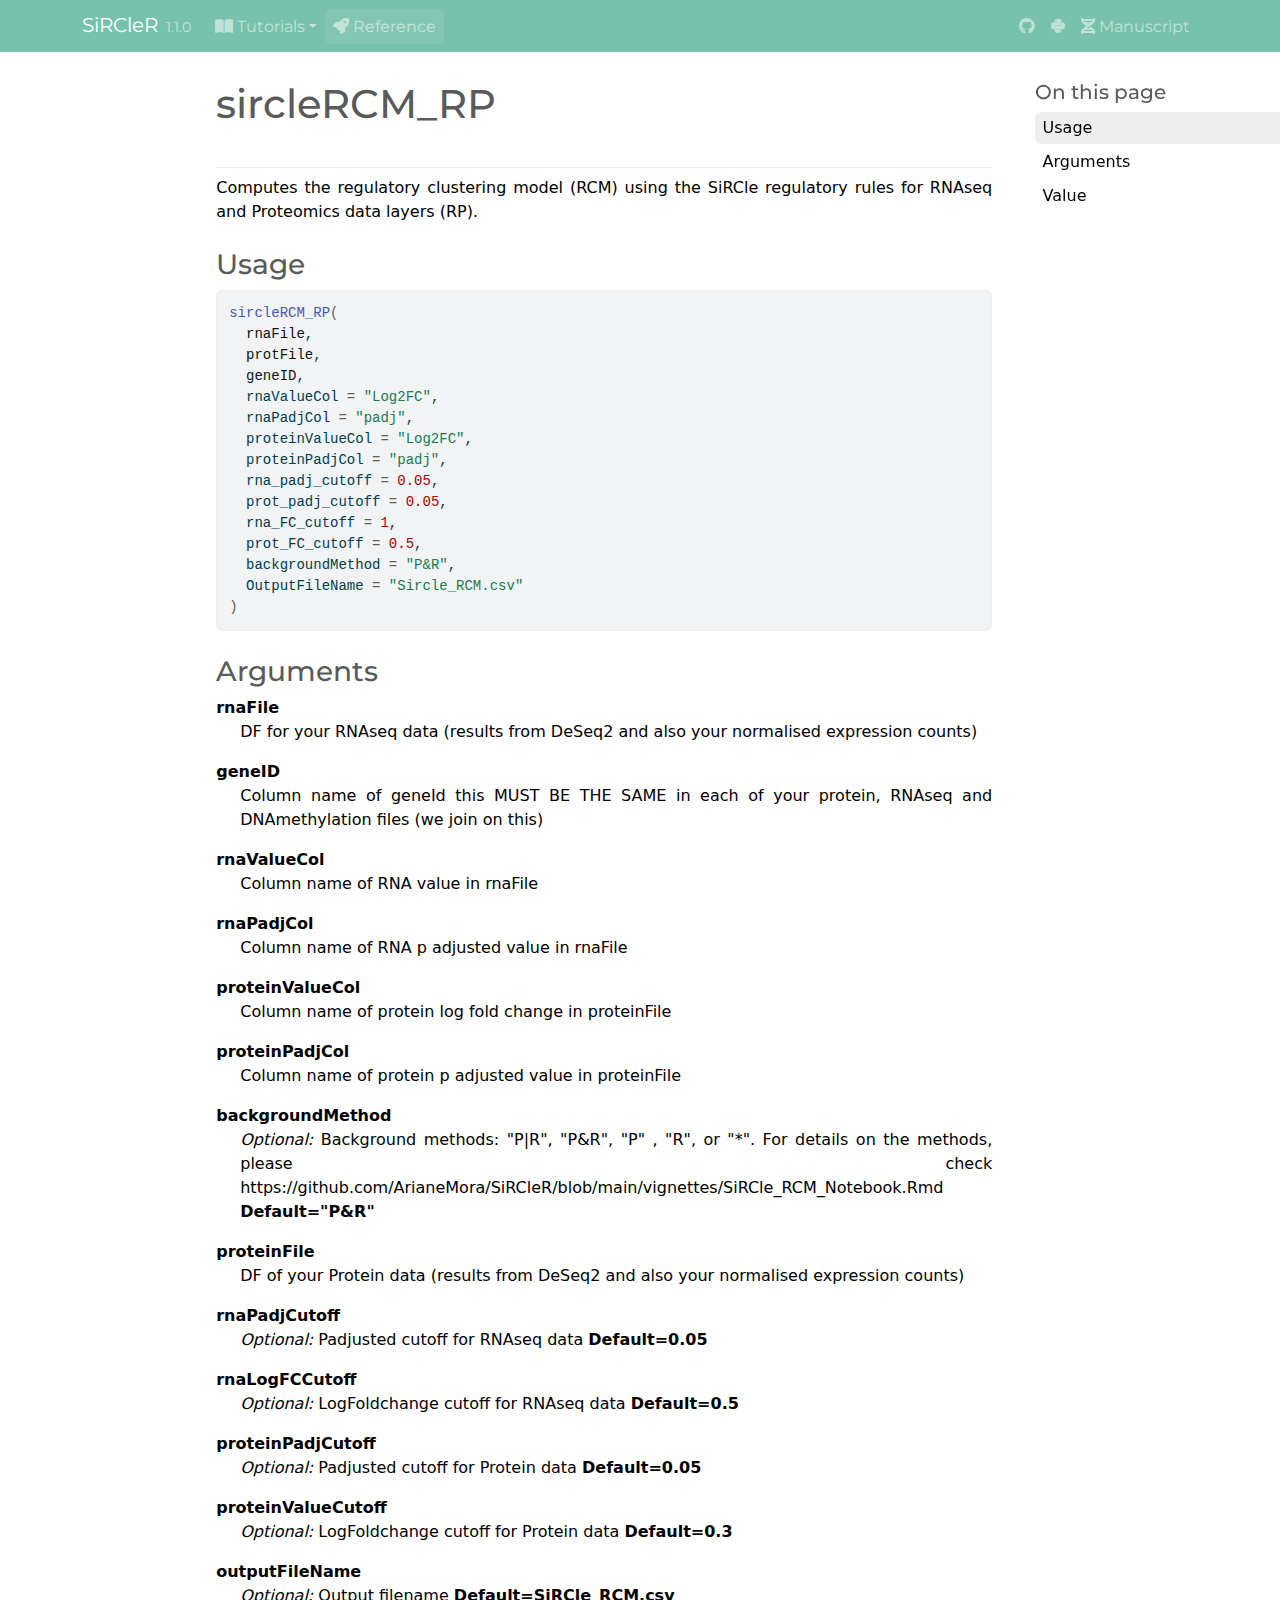
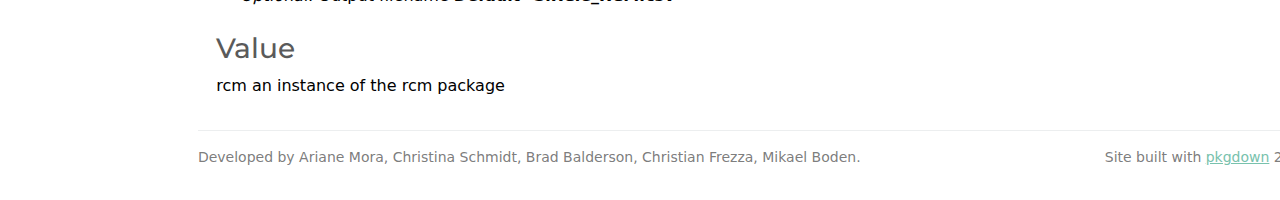
<file: reference/sircleRCM_RP.html>
<!DOCTYPE html>
<!-- Generated by pkgdown: do not edit by hand --><html lang="en"><head><meta http-equiv="Content-Type" content="text/html; charset=UTF-8"><meta charset="utf-8"><meta http-equiv="X-UA-Compatible" content="IE=edge"><meta name="viewport" content="width=device-width, initial-scale=1, shrink-to-fit=no"><title>sircleRCM_RP — sircleRCM_RP • SiRCleR</title><!-- favicons --><link rel="icon" type="image/png" sizes="16x16" href="../favicon-16x16.png"><link rel="icon" type="image/png" sizes="32x32" href="../favicon-32x32.png"><link rel="apple-touch-icon" type="image/png" sizes="180x180" href="../apple-touch-icon.png"><link rel="apple-touch-icon" type="image/png" sizes="120x120" href="../apple-touch-icon-120x120.png"><link rel="apple-touch-icon" type="image/png" sizes="76x76" href="../apple-touch-icon-76x76.png"><link rel="apple-touch-icon" type="image/png" sizes="60x60" href="../apple-touch-icon-60x60.png"><script src="../deps/jquery-3.6.0/jquery-3.6.0.min.js"></script><meta name="viewport" content="width=device-width, initial-scale=1, shrink-to-fit=no"><link href="../deps/bootstrap-5.3.1/bootstrap.min.css" rel="stylesheet"><script src="../deps/bootstrap-5.3.1/bootstrap.bundle.min.js"></script><link href="../deps/font-awesome-6.5.2/css/all.min.css" rel="stylesheet"><link href="../deps/font-awesome-6.5.2/css/v4-shims.min.css" rel="stylesheet"><script src="../deps/headroom-0.11.0/headroom.min.js"></script><script src="../deps/headroom-0.11.0/jQuery.headroom.min.js"></script><script src="../deps/bootstrap-toc-1.0.1/bootstrap-toc.min.js"></script><script src="../deps/clipboard.js-2.0.11/clipboard.min.js"></script><script src="../deps/search-1.0.0/autocomplete.jquery.min.js"></script><script src="../deps/search-1.0.0/fuse.min.js"></script><script src="../deps/search-1.0.0/mark.min.js"></script><!-- pkgdown --><script src="../pkgdown.js"></script><link href="../extra.css" rel="stylesheet"><meta property="og:title" content="sircleRCM_RP — sircleRCM_RP"><meta name="description" content="Computes the regulatory clustering model (RCM) using the SiRCle regulatory rules for RNAseq and Proteomics data layers (RP)."><meta property="og:description" content="Computes the regulatory clustering model (RCM) using the SiRCle regulatory rules for RNAseq and Proteomics data layers (RP)."></head><body>
    <a href="#main" class="visually-hidden-focusable">Skip to contents</a>


    <nav class="navbar navbar-expand-lg fixed-top bg-primary" data-bs-theme="dark" aria-label="Site navigation"><div class="container">

    <a class="navbar-brand me-2" href="../index.html">SiRCleR</a>

    <small class="nav-text text-muted me-auto" data-bs-toggle="tooltip" data-bs-placement="bottom" title="">1.1.0</small>


    <button class="navbar-toggler" type="button" data-bs-toggle="collapse" data-bs-target="#navbar" aria-controls="navbar" aria-expanded="false" aria-label="Toggle navigation">
      <span class="navbar-toggler-icon"></span>
    </button>

    <div id="navbar" class="collapse navbar-collapse ms-3">
      <ul class="navbar-nav me-auto"><li class="nav-item dropdown">
  <button class="nav-link dropdown-toggle" type="button" id="dropdown-tutorials" data-bs-toggle="dropdown" aria-expanded="false" aria-haspopup="true"><span class="fa fa-book-open"></span> Tutorials</button>
  <ul class="dropdown-menu" aria-labelledby="dropdown-tutorials"><li><a class="dropdown-item" href="../articles/ChooseSettings.html">ChooseSettings</a></li>
    <li><a class="dropdown-item" href="../articles/DataAnalysisExample.html">TutorialR</a></li>
  </ul></li>
<li class="active nav-item"><a class="nav-link" href="../reference/index.html"><span class="fa fa-solid fa-rocket"></span> Reference</a></li>
      </ul><ul class="navbar-nav"><li class="nav-item"><a class="external-link nav-link" href="https://github.com/ArianeMora/SiRCleR"><span class="fa fa-brands fa-github"></span></a></li>
<li class="nav-item"><a class="external-link nav-link" href="https://github.com/ArianeMora/scircm"><span class="fa fa-brands fa-python"></span></a></li>
<li class="nav-item"><a class="external-link nav-link" href="https://genomemedicine.biomedcentral.com/articles/10.1186/s13073-024-01415-3"><span class="fa fa-solid fa-dna"></span> Manuscript</a></li>
      </ul></div>


  </div>
</nav><div class="container template-reference-topic">
<div class="row">
  <main id="main" class="col-md-9"><div class="page-header">

      <h1>sircleRCM_RP</h1>

      <div class="d-none name"><code>sircleRCM_RP.Rd</code></div>
    </div>

    <div class="ref-description section level2">
    <p>Computes the regulatory clustering model (RCM) using the SiRCle regulatory rules for RNAseq and Proteomics data layers (RP).</p>
    </div>

    <div class="section level2">
    <h2 id="ref-usage">Usage<a class="anchor" aria-label="anchor" href="#ref-usage"></a></h2>
    <div class="sourceCode"><pre class="sourceCode r"><code><span><span class="fu">sircleRCM_RP</span><span class="op">(</span></span>
<span>  <span class="va">rnaFile</span>,</span>
<span>  <span class="va">protFile</span>,</span>
<span>  <span class="va">geneID</span>,</span>
<span>  rnaValueCol <span class="op">=</span> <span class="st">"Log2FC"</span>,</span>
<span>  rnaPadjCol <span class="op">=</span> <span class="st">"padj"</span>,</span>
<span>  proteinValueCol <span class="op">=</span> <span class="st">"Log2FC"</span>,</span>
<span>  proteinPadjCol <span class="op">=</span> <span class="st">"padj"</span>,</span>
<span>  rna_padj_cutoff <span class="op">=</span> <span class="fl">0.05</span>,</span>
<span>  prot_padj_cutoff <span class="op">=</span> <span class="fl">0.05</span>,</span>
<span>  rna_FC_cutoff <span class="op">=</span> <span class="fl">1</span>,</span>
<span>  prot_FC_cutoff <span class="op">=</span> <span class="fl">0.5</span>,</span>
<span>  backgroundMethod <span class="op">=</span> <span class="st">"P&amp;R"</span>,</span>
<span>  OutputFileName <span class="op">=</span> <span class="st">"Sircle_RCM.csv"</span></span>
<span><span class="op">)</span></span></code></pre></div>
    </div>

    <div class="section level2">
    <h2 id="arguments">Arguments<a class="anchor" aria-label="anchor" href="#arguments"></a></h2>


<dl><dt id="arg-rnafile">rnaFile<a class="anchor" aria-label="anchor" href="#arg-rnafile"></a></dt>
<dd><p>DF for your RNAseq data (results from DeSeq2 and also your normalised expression counts)</p></dd>


<dt id="arg-geneid">geneID<a class="anchor" aria-label="anchor" href="#arg-geneid"></a></dt>
<dd><p>Column name of geneId this MUST BE THE SAME in each of your protein, RNAseq and DNAmethylation files (we join on this)</p></dd>


<dt id="arg-rnavaluecol">rnaValueCol<a class="anchor" aria-label="anchor" href="#arg-rnavaluecol"></a></dt>
<dd><p>Column name of RNA value in rnaFile</p></dd>


<dt id="arg-rnapadjcol">rnaPadjCol<a class="anchor" aria-label="anchor" href="#arg-rnapadjcol"></a></dt>
<dd><p>Column name of RNA p adjusted value in rnaFile</p></dd>


<dt id="arg-proteinvaluecol">proteinValueCol<a class="anchor" aria-label="anchor" href="#arg-proteinvaluecol"></a></dt>
<dd><p>Column name of protein log fold change in proteinFile</p></dd>


<dt id="arg-proteinpadjcol">proteinPadjCol<a class="anchor" aria-label="anchor" href="#arg-proteinpadjcol"></a></dt>
<dd><p>Column name of protein p adjusted value in proteinFile</p></dd>


<dt id="arg-backgroundmethod">backgroundMethod<a class="anchor" aria-label="anchor" href="#arg-backgroundmethod"></a></dt>
<dd><p><em>Optional: </em> Background methods: "P|R", "P&amp;R", "P" , "R", or "*". For details on the methods, please check https://github.com/ArianeMora/SiRCleR/blob/main/vignettes/SiRCle_RCM_Notebook.Rmd <strong>Default="P&amp;R"</strong></p></dd>


<dt id="arg-proteinfile">proteinFile<a class="anchor" aria-label="anchor" href="#arg-proteinfile"></a></dt>
<dd><p>DF of your Protein data (results from DeSeq2 and also your normalised expression counts)</p></dd>


<dt id="arg-rnapadjcutoff">rnaPadjCutoff<a class="anchor" aria-label="anchor" href="#arg-rnapadjcutoff"></a></dt>
<dd><p><em>Optional: </em>Padjusted cutoff for RNAseq data <strong>Default=0.05</strong></p></dd>


<dt id="arg-rnalogfccutoff">rnaLogFCCutoff<a class="anchor" aria-label="anchor" href="#arg-rnalogfccutoff"></a></dt>
<dd><p><em>Optional: </em> LogFoldchange cutoff for RNAseq data <strong>Default=0.5</strong></p></dd>


<dt id="arg-proteinpadjcutoff">proteinPadjCutoff<a class="anchor" aria-label="anchor" href="#arg-proteinpadjcutoff"></a></dt>
<dd><p><em>Optional: </em> Padjusted cutoff for Protein data <strong>Default=0.05</strong></p></dd>


<dt id="arg-proteinvaluecutoff">proteinValueCutoff<a class="anchor" aria-label="anchor" href="#arg-proteinvaluecutoff"></a></dt>
<dd><p><em>Optional: </em> LogFoldchange cutoff for Protein data <strong>Default=0.3</strong></p></dd>


<dt id="arg-outputfilename">outputFileName<a class="anchor" aria-label="anchor" href="#arg-outputfilename"></a></dt>
<dd><p><em>Optional: </em> Output filename <strong>Default=SiRCle_RCM.csv</strong></p></dd>

</dl></div>
    <div class="section level2">
    <h2 id="value">Value<a class="anchor" aria-label="anchor" href="#value"></a></h2>
    <p>rcm an instance of the rcm package</p>
    </div>

  </main><aside class="col-md-3"><nav id="toc" aria-label="Table of contents"><h2>On this page</h2>
    </nav></aside></div>


    <footer><div class="pkgdown-footer-left">
  <p>Developed by Ariane Mora, Christina Schmidt, Brad Balderson, Christian Frezza, Mikael Boden.</p>
</div>

<div class="pkgdown-footer-right">
  <p>Site built with <a href="https://pkgdown.r-lib.org/" class="external-link">pkgdown</a> 2.1.1.</p>
</div>

    </footer></div>





  </body></html>
</file>
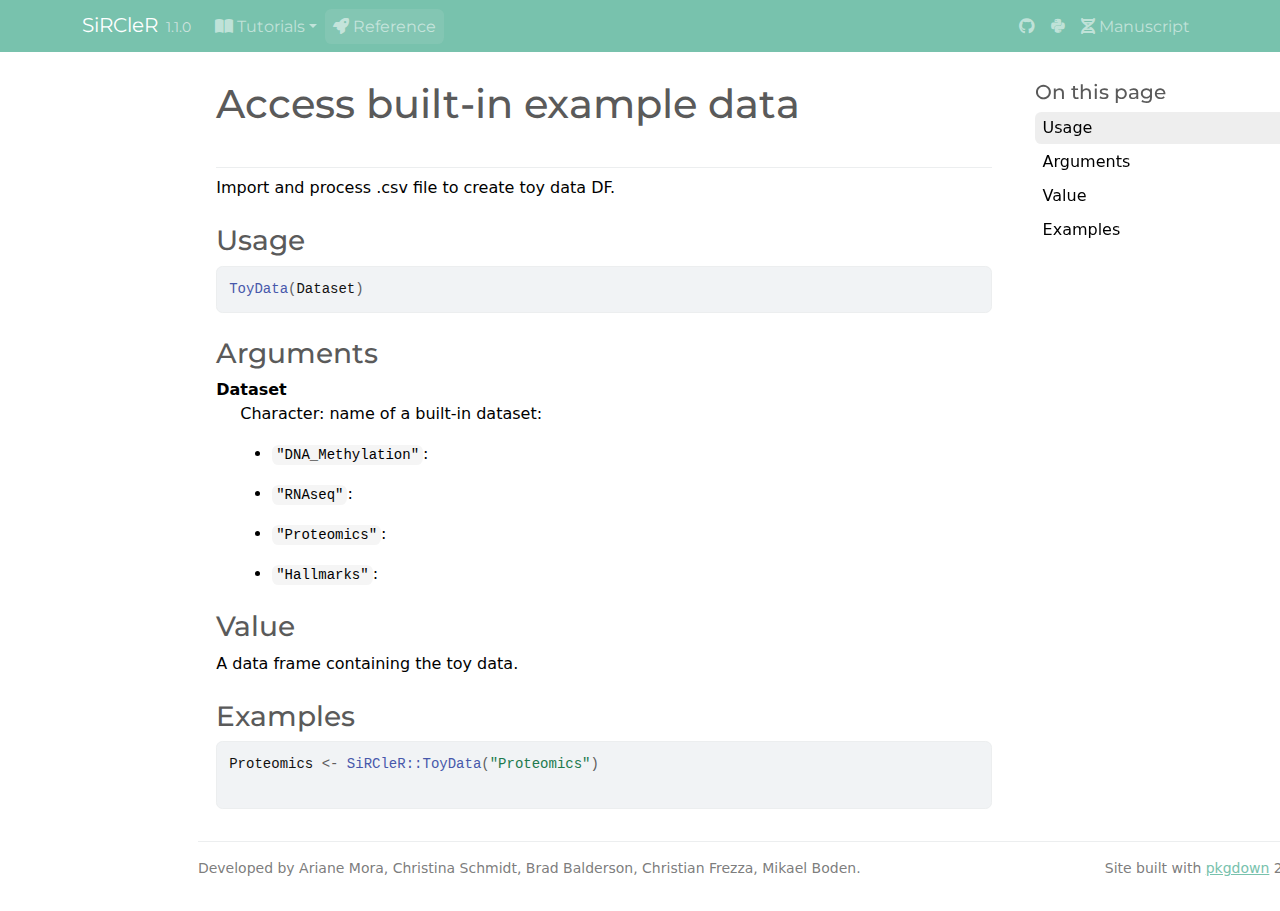
<file: reference/ToyData.html>
<!DOCTYPE html>
<!-- Generated by pkgdown: do not edit by hand --><html lang="en"><head><meta http-equiv="Content-Type" content="text/html; charset=UTF-8"><meta charset="utf-8"><meta http-equiv="X-UA-Compatible" content="IE=edge"><meta name="viewport" content="width=device-width, initial-scale=1, shrink-to-fit=no"><title>Access built-in example data — ToyData • SiRCleR</title><!-- favicons --><link rel="icon" type="image/png" sizes="16x16" href="../favicon-16x16.png"><link rel="icon" type="image/png" sizes="32x32" href="../favicon-32x32.png"><link rel="apple-touch-icon" type="image/png" sizes="180x180" href="../apple-touch-icon.png"><link rel="apple-touch-icon" type="image/png" sizes="120x120" href="../apple-touch-icon-120x120.png"><link rel="apple-touch-icon" type="image/png" sizes="76x76" href="../apple-touch-icon-76x76.png"><link rel="apple-touch-icon" type="image/png" sizes="60x60" href="../apple-touch-icon-60x60.png"><script src="../deps/jquery-3.6.0/jquery-3.6.0.min.js"></script><meta name="viewport" content="width=device-width, initial-scale=1, shrink-to-fit=no"><link href="../deps/bootstrap-5.3.1/bootstrap.min.css" rel="stylesheet"><script src="../deps/bootstrap-5.3.1/bootstrap.bundle.min.js"></script><link href="../deps/font-awesome-6.5.2/css/all.min.css" rel="stylesheet"><link href="../deps/font-awesome-6.5.2/css/v4-shims.min.css" rel="stylesheet"><script src="../deps/headroom-0.11.0/headroom.min.js"></script><script src="../deps/headroom-0.11.0/jQuery.headroom.min.js"></script><script src="../deps/bootstrap-toc-1.0.1/bootstrap-toc.min.js"></script><script src="../deps/clipboard.js-2.0.11/clipboard.min.js"></script><script src="../deps/search-1.0.0/autocomplete.jquery.min.js"></script><script src="../deps/search-1.0.0/fuse.min.js"></script><script src="../deps/search-1.0.0/mark.min.js"></script><!-- pkgdown --><script src="../pkgdown.js"></script><link href="../extra.css" rel="stylesheet"><meta property="og:title" content="Access built-in example data — ToyData"><meta name="description" content="Import and process .csv file to create toy data DF."><meta property="og:description" content="Import and process .csv file to create toy data DF."></head><body>
    <a href="#main" class="visually-hidden-focusable">Skip to contents</a>


    <nav class="navbar navbar-expand-lg fixed-top bg-primary" data-bs-theme="dark" aria-label="Site navigation"><div class="container">

    <a class="navbar-brand me-2" href="../index.html">SiRCleR</a>

    <small class="nav-text text-muted me-auto" data-bs-toggle="tooltip" data-bs-placement="bottom" title="">1.1.0</small>


    <button class="navbar-toggler" type="button" data-bs-toggle="collapse" data-bs-target="#navbar" aria-controls="navbar" aria-expanded="false" aria-label="Toggle navigation">
      <span class="navbar-toggler-icon"></span>
    </button>

    <div id="navbar" class="collapse navbar-collapse ms-3">
      <ul class="navbar-nav me-auto"><li class="nav-item dropdown">
  <button class="nav-link dropdown-toggle" type="button" id="dropdown-tutorials" data-bs-toggle="dropdown" aria-expanded="false" aria-haspopup="true"><span class="fa fa-book-open"></span> Tutorials</button>
  <ul class="dropdown-menu" aria-labelledby="dropdown-tutorials"><li><a class="dropdown-item" href="../articles/ChooseSettings.html">ChooseSettings</a></li>
    <li><a class="dropdown-item" href="../articles/DataAnalysisExample.html">TutorialR</a></li>
  </ul></li>
<li class="active nav-item"><a class="nav-link" href="../reference/index.html"><span class="fa fa-solid fa-rocket"></span> Reference</a></li>
      </ul><ul class="navbar-nav"><li class="nav-item"><a class="external-link nav-link" href="https://github.com/ArianeMora/SiRCleR"><span class="fa fa-brands fa-github"></span></a></li>
<li class="nav-item"><a class="external-link nav-link" href="https://github.com/ArianeMora/scircm"><span class="fa fa-brands fa-python"></span></a></li>
<li class="nav-item"><a class="external-link nav-link" href="https://genomemedicine.biomedcentral.com/articles/10.1186/s13073-024-01415-3"><span class="fa fa-solid fa-dna"></span> Manuscript</a></li>
      </ul></div>


  </div>
</nav><div class="container template-reference-topic">
<div class="row">
  <main id="main" class="col-md-9"><div class="page-header">

      <h1>Access built-in example data</h1>

      <div class="d-none name"><code>ToyData.Rd</code></div>
    </div>

    <div class="ref-description section level2">
    <p>Import and process .csv file to create toy data DF.</p>
    </div>

    <div class="section level2">
    <h2 id="ref-usage">Usage<a class="anchor" aria-label="anchor" href="#ref-usage"></a></h2>
    <div class="sourceCode"><pre class="sourceCode r"><code><span><span class="fu">ToyData</span><span class="op">(</span><span class="va">Dataset</span><span class="op">)</span></span></code></pre></div>
    </div>

    <div class="section level2">
    <h2 id="arguments">Arguments<a class="anchor" aria-label="anchor" href="#arguments"></a></h2>


<dl><dt id="arg-dataset">Dataset<a class="anchor" aria-label="anchor" href="#arg-dataset"></a></dt>
<dd><p>Character: name of a built-in dataset:</p><ul><li><p><code>"DNA_Methylation"</code>:</p></li>
<li><p><code>"RNAseq"</code>:</p></li>
<li><p><code>"Proteomics"</code>:</p></li>
<li><p><code>"Hallmarks"</code>:</p></li>
</ul></dd>

</dl></div>
    <div class="section level2">
    <h2 id="value">Value<a class="anchor" aria-label="anchor" href="#value"></a></h2>
    <p>A data frame containing the toy data.</p>
    </div>

    <div class="section level2">
    <h2 id="ref-examples">Examples<a class="anchor" aria-label="anchor" href="#ref-examples"></a></h2>
    <div class="sourceCode"><pre class="sourceCode r"><code><span class="r-in"><span><span class="va">Proteomics</span> <span class="op">&lt;-</span> <span class="fu">SiRCleR</span><span class="fu">::</span><span class="fu">ToyData</span><span class="op">(</span><span class="st">"Proteomics"</span><span class="op">)</span></span></span>
<span class="r-in"><span></span></span>
</code></pre></div>
    </div>
  </main><aside class="col-md-3"><nav id="toc" aria-label="Table of contents"><h2>On this page</h2>
    </nav></aside></div>


    <footer><div class="pkgdown-footer-left">
  <p>Developed by Ariane Mora, Christina Schmidt, Brad Balderson, Christian Frezza, Mikael Boden.</p>
</div>

<div class="pkgdown-footer-right">
  <p>Site built with <a href="https://pkgdown.r-lib.org/" class="external-link">pkgdown</a> 2.1.1.</p>
</div>

    </footer></div>





  </body></html>
</file>
<file: extra.css>
/*https://rstudio4edu.github.io/rstudio4edu-book/doc-fancy.html

/*------------- Whole Document---------------- */
body {
text-align: justify!important;
/*font-family: Arial;*/
color: black;
width: 40cm;
}

p.caption {
  font-size: 0.9em;
  font-style: italic;
  color: seagreen;
  margin-right: 10%;
  margin-left: 0%;
  text-align: justify!important;
}

/*----------------ADDING WHITE SPACE-------------*/

.title {
  margin-top: 0em;
  margin-bottom: 0.75em;
}


/* Remove excessive white space at the end of page */
.tocify-extend-page {
  height: 100px!important;
}

/*------------Table of Contents (TOC)----------- */
.tocify {
  font-size: 16px;
}

.tocify ul, .tocify li { /* Increases spacing between TOC headers*/
    line-height: 25px!important;
}

.tocify ul {
  border-right: solid 1px #eee; /* Thin right border on TOC list */
}
</file>
<file: articles/ChooseSettings_files/lightable-0.0.1/lightable.css>
/*!
 * lightable v0.0.1
 * Copyright 2020 Hao Zhu
 * Licensed under MIT (https://github.com/haozhu233/kableExtra/blob/master/LICENSE)
 */

.lightable-minimal {
  border-collapse: separate;
  border-spacing: 16px 1px;
  width: 100%;
  margin-bottom: 10px;
}

.lightable-minimal td {
  margin-left: 5px;
  margin-right: 5px;
}

.lightable-minimal th {
  margin-left: 5px;
  margin-right: 5px;
}

.lightable-minimal thead tr:last-child th {
  border-bottom: 2px solid #00000050;
  empty-cells: hide;

}

.lightable-minimal tbody tr:first-child td {
  padding-top: 0.5em;
}

.lightable-minimal.lightable-hover tbody tr:hover {
  background-color: #f5f5f5;
}

.lightable-minimal.lightable-striped tbody tr:nth-child(even) {
  background-color: #f5f5f5;
}

.lightable-classic {
  border-top: 0.16em solid #111111;
  border-bottom: 0.16em solid #111111;
  width: 100%;
  margin-bottom: 10px;
  margin: 10px 5px;
}

.lightable-classic tfoot tr td {
  border: 0;
}

.lightable-classic tfoot tr:first-child td {
  border-top: 0.14em solid #111111;
}

.lightable-classic caption {
  color: #222222;
}

.lightable-classic td {
  padding-left: 5px;
  padding-right: 5px;
  color: #222222;
}

.lightable-classic th {
  padding-left: 5px;
  padding-right: 5px;
  font-weight: normal;
  color: #222222;
}

.lightable-classic thead tr:last-child th {
  border-bottom: 0.10em solid #111111;
}

.lightable-classic.lightable-hover tbody tr:hover {
  background-color: #F9EEC1;
}

.lightable-classic.lightable-striped tbody tr:nth-child(even) {
  background-color: #f5f5f5;
}

.lightable-classic-2 {
  border-top: 3px double #111111;
  border-bottom: 3px double #111111;
  width: 100%;
  margin-bottom: 10px;
}

.lightable-classic-2 tfoot tr td {
  border: 0;
}

.lightable-classic-2 tfoot tr:first-child td {
  border-top: 3px double #111111;
}

.lightable-classic-2 caption {
  color: #222222;
}

.lightable-classic-2 td {
  padding-left: 5px;
  padding-right: 5px;
  color: #222222;
}

.lightable-classic-2 th {
  padding-left: 5px;
  padding-right: 5px;
  font-weight: normal;
  color: #222222;
}

.lightable-classic-2 tbody tr:last-child td {
  border-bottom: 3px double #111111;
}

.lightable-classic-2 thead tr:last-child th {
  border-bottom: 1px solid #111111;
}

.lightable-classic-2.lightable-hover tbody tr:hover {
  background-color: #F9EEC1;
}

.lightable-classic-2.lightable-striped tbody tr:nth-child(even) {
  background-color: #f5f5f5;
}

.lightable-material {
  min-width: 100%;
  white-space: nowrap;
  table-layout: fixed;
  font-family: Roboto, sans-serif;
  border: 1px solid #EEE;
  border-collapse: collapse;
  margin-bottom: 10px;
}

.lightable-material tfoot tr td {
  border: 0;
}

.lightable-material tfoot tr:first-child td {
  border-top: 1px solid #EEE;
}

.lightable-material th {
  height: 56px;
  padding-left: 16px;
  padding-right: 16px;
}

.lightable-material td {
  height: 52px;
  padding-left: 16px;
  padding-right: 16px;
  border-top: 1px solid #eeeeee;
}

.lightable-material.lightable-hover tbody tr:hover {
  background-color: #f5f5f5;
}

.lightable-material.lightable-striped tbody tr:nth-child(even) {
  background-color: #f5f5f5;
}

.lightable-material.lightable-striped tbody td {
  border: 0;
}

.lightable-material.lightable-striped thead tr:last-child th {
  border-bottom: 1px solid #ddd;
}

.lightable-material-dark {
  min-width: 100%;
  white-space: nowrap;
  table-layout: fixed;
  font-family: Roboto, sans-serif;
  border: 1px solid #FFFFFF12;
  border-collapse: collapse;
  margin-bottom: 10px;
  background-color: #363640;
}

.lightable-material-dark tfoot tr td {
  border: 0;
}

.lightable-material-dark tfoot tr:first-child td {
  border-top: 1px solid #FFFFFF12;
}

.lightable-material-dark th {
  height: 56px;
  padding-left: 16px;
  padding-right: 16px;
  color: #FFFFFF60;
}

.lightable-material-dark td {
  height: 52px;
  padding-left: 16px;
  padding-right: 16px;
  color: #FFFFFF;
  border-top: 1px solid #FFFFFF12;
}

.lightable-material-dark.lightable-hover tbody tr:hover {
  background-color: #FFFFFF12;
}

.lightable-material-dark.lightable-striped tbody tr:nth-child(even) {
  background-color: #FFFFFF12;
}

.lightable-material-dark.lightable-striped tbody td {
  border: 0;
}

.lightable-material-dark.lightable-striped thead tr:last-child th {
  border-bottom: 1px solid #FFFFFF12;
}

.lightable-paper {
  width: 100%;
  margin-bottom: 10px;
  color: #444;
}

.lightable-paper tfoot tr td {
  border: 0;
}

.lightable-paper tfoot tr:first-child td {
  border-top: 1px solid #00000020;
}

.lightable-paper thead tr:last-child th {
  color: #666;
  vertical-align: bottom;
  border-bottom: 1px solid #00000020;
  line-height: 1.15em;
  padding: 10px 5px;
}

.lightable-paper td {
  vertical-align: middle;
  border-bottom: 1px solid #00000010;
  line-height: 1.15em;
  padding: 7px 5px;
}

.lightable-paper.lightable-hover tbody tr:hover {
  background-color: #F9EEC1;
}

.lightable-paper.lightable-striped tbody tr:nth-child(even) {
  background-color: #00000008;
}

.lightable-paper.lightable-striped tbody td {
  border: 0;
}
</file>
<file: deps/font-awesome-6.5.2/css/v4-shims.min.css>
/*!
 * Font Awesome Free 6.5.2 by @fontawesome - https://fontawesome.com
 * License - https://fontawesome.com/license/free (Icons: CC BY 4.0, Fonts: SIL OFL 1.1, Code: MIT License)
 * Copyright 2024 Fonticons, Inc.
 */
.fa.fa-glass:before{content:"\f000"}.fa.fa-envelope-o{font-family:"Font Awesome 6 Free";font-weight:400}.fa.fa-envelope-o:before{content:"\f0e0"}.fa.fa-star-o{font-family:"Font Awesome 6 Free";font-weight:400}.fa.fa-star-o:before{content:"\f005"}.fa.fa-close:before,.fa.fa-remove:before{content:"\f00d"}.fa.fa-gear:before{content:"\f013"}.fa.fa-trash-o{font-family:"Font Awesome 6 Free";font-weight:400}.fa.fa-trash-o:before{content:"\f2ed"}.fa.fa-home:before{content:"\f015"}.fa.fa-file-o{font-family:"Font Awesome 6 Free";font-weight:400}.fa.fa-file-o:before{content:"\f15b"}.fa.fa-clock-o{font-family:"Font Awesome 6 Free";font-weight:400}.fa.fa-clock-o:before{content:"\f017"}.fa.fa-arrow-circle-o-down{font-family:"Font Awesome 6 Free";font-weight:400}.fa.fa-arrow-circle-o-down:before{content:"\f358"}.fa.fa-arrow-circle-o-up{font-family:"Font Awesome 6 Free";font-weight:400}.fa.fa-arrow-circle-o-up:before{content:"\f35b"}.fa.fa-play-circle-o{font-family:"Font Awesome 6 Free";font-weight:400}.fa.fa-play-circle-o:before{content:"\f144"}.fa.fa-repeat:before,.fa.fa-rotate-right:before{content:"\f01e"}.fa.fa-refresh:before{content:"\f021"}.fa.fa-list-alt{font-family:"Font Awesome 6 Free";font-weight:400}.fa.fa-list-alt:before{content:"\f022"}.fa.fa-dedent:before{content:"\f03b"}.fa.fa-video-camera:before{content:"\f03d"}.fa.fa-picture-o{font-family:"Font Awesome 6 Free";font-weight:400}.fa.fa-picture-o:before{content:"\f03e"}.fa.fa-photo{font-family:"Font Awesome 6 Free";font-weight:400}.fa.fa-photo:before{content:"\f03e"}.fa.fa-image{font-family:"Font Awesome 6 Free";font-weight:400}.fa.fa-image:before{content:"\f03e"}.fa.fa-map-marker:before{content:"\f3c5"}.fa.fa-pencil-square-o{font-family:"Font Awesome 6 Free";font-weight:400}.fa.fa-pencil-square-o:before{content:"\f044"}.fa.fa-edit{font-family:"Font Awesome 6 Free";font-weight:400}.fa.fa-edit:before{content:"\f044"}.fa.fa-share-square-o:before{content:"\f14d"}.fa.fa-check-square-o{font-family:"Font Awesome 6 Free";font-weight:400}.fa.fa-check-square-o:before{content:"\f14a"}.fa.fa-arrows:before{content:"\f0b2"}.fa.fa-times-circle-o{font-family:"Font Awesome 6 Free";font-weight:400}.fa.fa-times-circle-o:before{content:"\f057"}.fa.fa-check-circle-o{font-family:"Font Awesome 6 Free";font-weight:400}.fa.fa-check-circle-o:before{content:"\f058"}.fa.fa-mail-forward:before{content:"\f064"}.fa.fa-expand:before{content:"\f424"}.fa.fa-compress:before{content:"\f422"}.fa.fa-eye,.fa.fa-eye-slash{font-family:"Font Awesome 6 Free";font-weight:400}.fa.fa-warning:before{content:"\f071"}.fa.fa-calendar:before{content:"\f073"}.fa.fa-arrows-v:before{content:"\f338"}.fa.fa-arrows-h:before{content:"\f337"}.fa.fa-bar-chart-o:before,.fa.fa-bar-chart:before{content:"\e0e3"}.fa.fa-twitter-square{font-family:"Font Awesome 6 Brands";font-weight:400}.fa.fa-twitter-square:before{content:"\f081"}.fa.fa-facebook-square{font-family:"Font Awesome 6 Brands";font-weight:400}.fa.fa-facebook-square:before{content:"\f082"}.fa.fa-gears:before{content:"\f085"}.fa.fa-thumbs-o-up{font-family:"Font Awesome 6 Free";font-weight:400}.fa.fa-thumbs-o-up:before{content:"\f164"}.fa.fa-thumbs-o-down{font-family:"Font Awesome 6 Free";font-weight:400}.fa.fa-thumbs-o-down:before{content:"\f165"}.fa.fa-heart-o{font-family:"Font Awesome 6 Free";font-weight:400}.fa.fa-heart-o:before{content:"\f004"}.fa.fa-sign-out:before{content:"\f2f5"}.fa.fa-linkedin-square{font-family:"Font Awesome 6 Brands";font-weight:400}.fa.fa-linkedin-square:before{content:"\f08c"}.fa.fa-thumb-tack:before{content:"\f08d"}.fa.fa-external-link:before{content:"\f35d"}.fa.fa-sign-in:before{content:"\f2f6"}.fa.fa-github-square{font-family:"Font Awesome 6 Brands";font-weight:400}.fa.fa-github-square:before{content:"\f092"}.fa.fa-lemon-o{font-family:"Font Awesome 6 Free";font-weight:400}.fa.fa-lemon-o:before{content:"\f094"}.fa.fa-square-o{font-family:"Font Awesome 6 Free";font-weight:400}.fa.fa-square-o:before{content:"\f0c8"}.fa.fa-bookmark-o{font-family:"Font Awesome 6 Free";font-weight:400}.fa.fa-bookmark-o:before{content:"\f02e"}.fa.fa-facebook,.fa.fa-twitter{font-family:"Font Awesome 6 Brands";font-weight:400}.fa.fa-facebook:before{content:"\f39e"}.fa.fa-facebook-f{font-family:"Font Awesome 6 Brands";font-weight:400}.fa.fa-facebook-f:before{content:"\f39e"}.fa.fa-github{font-family:"Font Awesome 6 Brands";font-weight:400}.fa.fa-credit-card{font-family:"Font Awesome 6 Free";font-weight:400}.fa.fa-feed:before{content:"\f09e"}.fa.fa-hdd-o{font-family:"Font Awesome 6 Free";font-weight:400}.fa.fa-hdd-o:before{content:"\f0a0"}.fa.fa-hand-o-right{font-family:"Font Awesome 6 Free";font-weight:400}.fa.fa-hand-o-right:before{content:"\f0a4"}.fa.fa-hand-o-left{font-family:"Font Awesome 6 Free";font-weight:400}.fa.fa-hand-o-left:before{content:"\f0a5"}.fa.fa-hand-o-up{font-family:"Font Awesome 6 Free";font-weight:400}.fa.fa-hand-o-up:before{content:"\f0a6"}.fa.fa-hand-o-down{font-family:"Font Awesome 6 Free";font-weight:400}.fa.fa-hand-o-down:before{content:"\f0a7"}.fa.fa-globe:before{content:"\f57d"}.fa.fa-tasks:before{content:"\f828"}.fa.fa-arrows-alt:before{content:"\f31e"}.fa.fa-group:before{content:"\f0c0"}.fa.fa-chain:before{content:"\f0c1"}.fa.fa-cut:before{content:"\f0c4"}.fa.fa-files-o{font-family:"Font Awesome 6 Free";font-weight:400}.fa.fa-files-o:before{content:"\f0c5"}.fa.fa-floppy-o{font-family:"Font Awesome 6 Free";font-weight:400}.fa.fa-floppy-o:before{content:"\f0c7"}.fa.fa-save{font-family:"Font Awesome 6 Free";font-weight:400}.fa.fa-save:before{content:"\f0c7"}.fa.fa-navicon:before,.fa.fa-reorder:before{content:"\f0c9"}.fa.fa-magic:before{content:"\e2ca"}.fa.fa-pinterest,.fa.fa-pinterest-square{font-family:"Font Awesome 6 Brands";font-weight:400}.fa.fa-pinterest-square:before{content:"\f0d3"}.fa.fa-google-plus-square{font-family:"Font Awesome 6 Brands";font-weight:400}.fa.fa-google-plus-square:before{content:"\f0d4"}.fa.fa-google-plus{font-family:"Font Awesome 6 Brands";font-weight:400}.fa.fa-google-plus:before{content:"\f0d5"}.fa.fa-money:before{content:"\f3d1"}.fa.fa-unsorted:before{content:"\f0dc"}.fa.fa-sort-desc:before{content:"\f0dd"}.fa.fa-sort-asc:before{content:"\f0de"}.fa.fa-linkedin{font-family:"Font Awesome 6 Brands";font-weight:400}.fa.fa-linkedin:before{content:"\f0e1"}.fa.fa-rotate-left:before{content:"\f0e2"}.fa.fa-legal:before{content:"\f0e3"}.fa.fa-dashboard:before,.fa.fa-tachometer:before{content:"\f625"}.fa.fa-comment-o{font-family:"Font Awesome 6 Free";font-weight:400}.fa.fa-comment-o:before{content:"\f075"}.fa.fa-comments-o{font-family:"Font Awesome 6 Free";font-weight:400}.fa.fa-comments-o:before{content:"\f086"}.fa.fa-flash:before{content:"\f0e7"}.fa.fa-clipboard:before{content:"\f0ea"}.fa.fa-lightbulb-o{font-family:"Font Awesome 6 Free";font-weight:400}.fa.fa-lightbulb-o:before{content:"\f0eb"}.fa.fa-exchange:before{content:"\f362"}.fa.fa-cloud-download:before{content:"\f0ed"}.fa.fa-cloud-upload:before{content:"\f0ee"}.fa.fa-bell-o{font-family:"Font Awesome 6 Free";font-weight:400}.fa.fa-bell-o:before{content:"\f0f3"}.fa.fa-cutlery:before{content:"\f2e7"}.fa.fa-file-text-o{font-family:"Font Awesome 6 Free";font-weight:400}.fa.fa-file-text-o:before{content:"\f15c"}.fa.fa-building-o{font-family:"Font Awesome 6 Free";font-weight:400}.fa.fa-building-o:before{content:"\f1ad"}.fa.fa-hospital-o{font-family:"Font Awesome 6 Free";font-weight:400}.fa.fa-hospital-o:before{content:"\f0f8"}.fa.fa-tablet:before{content:"\f3fa"}.fa.fa-mobile-phone:before,.fa.fa-mobile:before{content:"\f3cd"}.fa.fa-circle-o{font-family:"Font Awesome 6 Free";font-weight:400}.fa.fa-circle-o:before{content:"\f111"}.fa.fa-mail-reply:before{content:"\f3e5"}.fa.fa-github-alt{font-family:"Font Awesome 6 Brands";font-weight:400}.fa.fa-folder-o{font-family:"Font Awesome 6 Free";font-weight:400}.fa.fa-folder-o:before{content:"\f07b"}.fa.fa-folder-open-o{font-family:"Font Awesome 6 Free";font-weight:400}.fa.fa-folder-open-o:before{content:"\f07c"}.fa.fa-smile-o{font-family:"Font Awesome 6 Free";font-weight:400}.fa.fa-smile-o:before{content:"\f118"}.fa.fa-frown-o{font-family:"Font Awesome 6 Free";font-weight:400}.fa.fa-frown-o:before{content:"\f119"}.fa.fa-meh-o{font-family:"Font Awesome 6 Free";font-weight:400}.fa.fa-meh-o:before{content:"\f11a"}.fa.fa-keyboard-o{font-family:"Font Awesome 6 Free";font-weight:400}.fa.fa-keyboard-o:before{content:"\f11c"}.fa.fa-flag-o{font-family:"Font Awesome 6 Free";font-weight:400}.fa.fa-flag-o:before{content:"\f024"}.fa.fa-mail-reply-all:before{content:"\f122"}.fa.fa-star-half-o{font-family:"Font Awesome 6 Free";font-weight:400}.fa.fa-star-half-o:before{content:"\f5c0"}.fa.fa-star-half-empty{font-family:"Font Awesome 6 Free";font-weight:400}.fa.fa-star-half-empty:before{content:"\f5c0"}.fa.fa-star-half-full{font-family:"Font Awesome 6 Free";font-weight:400}.fa.fa-star-half-full:before{content:"\f5c0"}.fa.fa-code-fork:before{content:"\f126"}.fa.fa-chain-broken:before,.fa.fa-unlink:before{content:"\f127"}.fa.fa-calendar-o{font-family:"Font Awesome 6 Free";font-weight:400}.fa.fa-calendar-o:before{content:"\f133"}.fa.fa-css3,.fa.fa-html5,.fa.fa-maxcdn{font-family:"Font Awesome 6 Brands";font-weight:400}.fa.fa-unlock-alt:before{content:"\f09c"}.fa.fa-minus-square-o{font-family:"Font Awesome 6 Free";font-weight:400}.fa.fa-minus-square-o:before{content:"\f146"}.fa.fa-level-up:before{content:"\f3bf"}.fa.fa-level-down:before{content:"\f3be"}.fa.fa-pencil-square:before{content:"\f14b"}.fa.fa-external-link-square:before{content:"\f360"}.fa.fa-compass{font-family:"Font Awesome 6 Free";font-weight:400}.fa.fa-caret-square-o-down{font-family:"Font Awesome 6 Free";font-weight:400}.fa.fa-caret-square-o-down:before{content:"\f150"}.fa.fa-toggle-down{font-family:"Font Awesome 6 Free";font-weight:400}.fa.fa-toggle-down:before{content:"\f150"}.fa.fa-caret-square-o-up{font-family:"Font Awesome 6 Free";font-weight:400}.fa.fa-caret-square-o-up:before{content:"\f151"}.fa.fa-toggle-up{font-family:"Font Awesome 6 Free";font-weight:400}.fa.fa-toggle-up:before{content:"\f151"}.fa.fa-caret-square-o-right{font-family:"Font Awesome 6 Free";font-weight:400}.fa.fa-caret-square-o-right:before{content:"\f152"}.fa.fa-toggle-right{font-family:"Font Awesome 6 Free";font-weight:400}.fa.fa-toggle-right:before{content:"\f152"}.fa.fa-eur:before,.fa.fa-euro:before{content:"\f153"}.fa.fa-gbp:before{content:"\f154"}.fa.fa-dollar:before,.fa.fa-usd:before{content:"\24"}.fa.fa-inr:before,.fa.fa-rupee:before{content:"\e1bc"}.fa.fa-cny:before,.fa.fa-jpy:before,.fa.fa-rmb:before,.fa.fa-yen:before{content:"\f157"}.fa.fa-rouble:before,.fa.fa-rub:before,.fa.fa-ruble:before{content:"\f158"}.fa.fa-krw:before,.fa.fa-won:before{content:"\f159"}.fa.fa-bitcoin,.fa.fa-btc{font-family:"Font Awesome 6 Brands";font-weight:400}.fa.fa-bitcoin:before{content:"\f15a"}.fa.fa-file-text:before{content:"\f15c"}.fa.fa-sort-alpha-asc:before{content:"\f15d"}.fa.fa-sort-alpha-desc:before{content:"\f881"}.fa.fa-sort-amount-asc:before{content:"\f884"}.fa.fa-sort-amount-desc:before{content:"\f160"}.fa.fa-sort-numeric-asc:before{content:"\f162"}.fa.fa-sort-numeric-desc:before{content:"\f886"}.fa.fa-youtube-square{font-family:"Font Awesome 6 Brands";font-weight:400}.fa.fa-youtube-square:before{content:"\f431"}.fa.fa-xing,.fa.fa-xing-square,.fa.fa-youtube{font-family:"Font Awesome 6 Brands";font-weight:400}.fa.fa-xing-square:before{content:"\f169"}.fa.fa-youtube-play{font-family:"Font Awesome 6 Brands";font-weight:400}.fa.fa-youtube-play:before{content:"\f167"}.fa.fa-adn,.fa.fa-bitbucket,.fa.fa-bitbucket-square,.fa.fa-dropbox,.fa.fa-flickr,.fa.fa-instagram,.fa.fa-stack-overflow{font-family:"Font Awesome 6 Brands";font-weight:400}.fa.fa-bitbucket-square:before{content:"\f171"}.fa.fa-tumblr,.fa.fa-tumblr-square{font-family:"Font Awesome 6 Brands";font-weight:400}.fa.fa-tumblr-square:before{content:"\f174"}.fa.fa-long-arrow-down:before{content:"\f309"}.fa.fa-long-arrow-up:before{content:"\f30c"}.fa.fa-long-arrow-left:before{content:"\f30a"}.fa.fa-long-arrow-right:before{content:"\f30b"}.fa.fa-android,.fa.fa-apple,.fa.fa-dribbble,.fa.fa-foursquare,.fa.fa-gittip,.fa.fa-gratipay,.fa.fa-linux,.fa.fa-skype,.fa.fa-trello,.fa.fa-windows{font-family:"Font Awesome 6 Brands";font-weight:400}.fa.fa-gittip:before{content:"\f184"}.fa.fa-sun-o{font-family:"Font Awesome 6 Free";font-weight:400}.fa.fa-sun-o:before{content:"\f185"}.fa.fa-moon-o{font-family:"Font Awesome 6 Free";font-weight:400}.fa.fa-moon-o:before{content:"\f186"}.fa.fa-pagelines,.fa.fa-renren,.fa.fa-stack-exchange,.fa.fa-vk,.fa.fa-weibo{font-family:"Font Awesome 6 Brands";font-weight:400}.fa.fa-arrow-circle-o-right{font-family:"Font Awesome 6 Free";font-weight:400}.fa.fa-arrow-circle-o-right:before{content:"\f35a"}.fa.fa-arrow-circle-o-left{font-family:"Font Awesome 6 Free";font-weight:400}.fa.fa-arrow-circle-o-left:before{content:"\f359"}.fa.fa-caret-square-o-left{font-family:"Font Awesome 6 Free";font-weight:400}.fa.fa-caret-square-o-left:before{content:"\f191"}.fa.fa-toggle-left{font-family:"Font Awesome 6 Free";font-weight:400}.fa.fa-toggle-left:before{content:"\f191"}.fa.fa-dot-circle-o{font-family:"Font Awesome 6 Free";font-weight:400}.fa.fa-dot-circle-o:before{content:"\f192"}.fa.fa-vimeo-square{font-family:"Font Awesome 6 Brands";font-weight:400}.fa.fa-vimeo-square:before{content:"\f194"}.fa.fa-try:before,.fa.fa-turkish-lira:before{content:"\e2bb"}.fa.fa-plus-square-o{font-family:"Font Awesome 6 Free";font-weight:400}.fa.fa-plus-square-o:before{content:"\f0fe"}.fa.fa-openid,.fa.fa-slack,.fa.fa-wordpress{font-family:"Font Awesome 6 Brands";font-weight:400}.fa.fa-bank:before,.fa.fa-institution:before{content:"\f19c"}.fa.fa-mortar-board:before{content:"\f19d"}.fa.fa-google,.fa.fa-reddit,.fa.fa-reddit-square,.fa.fa-yahoo{font-family:"Font Awesome 6 Brands";font-weight:400}.fa.fa-reddit-square:before{content:"\f1a2"}.fa.fa-behance,.fa.fa-behance-square,.fa.fa-delicious,.fa.fa-digg,.fa.fa-drupal,.fa.fa-joomla,.fa.fa-pied-piper-alt,.fa.fa-pied-piper-pp,.fa.fa-stumbleupon,.fa.fa-stumbleupon-circle{font-family:"Font Awesome 6 Brands";font-weight:400}.fa.fa-behance-square:before{content:"\f1b5"}.fa.fa-steam,.fa.fa-steam-square{font-family:"Font Awesome 6 Brands";font-weight:400}.fa.fa-steam-square:before{content:"\f1b7"}.fa.fa-automobile:before{content:"\f1b9"}.fa.fa-cab:before{content:"\f1ba"}.fa.fa-deviantart,.fa.fa-soundcloud,.fa.fa-spotify{font-family:"Font Awesome 6 Brands";font-weight:400}.fa.fa-file-pdf-o{font-family:"Font Awesome 6 Free";font-weight:400}.fa.fa-file-pdf-o:before{content:"\f1c1"}.fa.fa-file-word-o{font-family:"Font Awesome 6 Free";font-weight:400}.fa.fa-file-word-o:before{content:"\f1c2"}.fa.fa-file-excel-o{font-family:"Font Awesome 6 Free";font-weight:400}.fa.fa-file-excel-o:before{content:"\f1c3"}.fa.fa-file-powerpoint-o{font-family:"Font Awesome 6 Free";font-weight:400}.fa.fa-file-powerpoint-o:before{content:"\f1c4"}.fa.fa-file-image-o{font-family:"Font Awesome 6 Free";font-weight:400}.fa.fa-file-image-o:before{content:"\f1c5"}.fa.fa-file-photo-o{font-family:"Font Awesome 6 Free";font-weight:400}.fa.fa-file-photo-o:before{content:"\f1c5"}.fa.fa-file-picture-o{font-family:"Font Awesome 6 Free";font-weight:400}.fa.fa-file-picture-o:before{content:"\f1c5"}.fa.fa-file-archive-o{font-family:"Font Awesome 6 Free";font-weight:400}.fa.fa-file-archive-o:before{content:"\f1c6"}.fa.fa-file-zip-o{font-family:"Font Awesome 6 Free";font-weight:400}.fa.fa-file-zip-o:before{content:"\f1c6"}.fa.fa-file-audio-o{font-family:"Font Awesome 6 Free";font-weight:400}.fa.fa-file-audio-o:before{content:"\f1c7"}.fa.fa-file-sound-o{font-family:"Font Awesome 6 Free";font-weight:400}.fa.fa-file-sound-o:before{content:"\f1c7"}.fa.fa-file-video-o{font-family:"Font Awesome 6 Free";font-weight:400}.fa.fa-file-video-o:before{content:"\f1c8"}.fa.fa-file-movie-o{font-family:"Font Awesome 6 Free";font-weight:400}.fa.fa-file-movie-o:before{content:"\f1c8"}.fa.fa-file-code-o{font-family:"Font Awesome 6 Free";font-weight:400}.fa.fa-file-code-o:before{content:"\f1c9"}.fa.fa-codepen,.fa.fa-jsfiddle,.fa.fa-vine{font-family:"Font Awesome 6 Brands";font-weight:400}.fa.fa-life-bouy:before,.fa.fa-life-buoy:before,.fa.fa-life-saver:before,.fa.fa-support:before{content:"\f1cd"}.fa.fa-circle-o-notch:before{content:"\f1ce"}.fa.fa-ra,.fa.fa-rebel{font-family:"Font Awesome 6 Brands";font-weight:400}.fa.fa-ra:before{content:"\f1d0"}.fa.fa-resistance{font-family:"Font Awesome 6 Brands";font-weight:400}.fa.fa-resistance:before{content:"\f1d0"}.fa.fa-empire,.fa.fa-ge{font-family:"Font Awesome 6 Brands";font-weight:400}.fa.fa-ge:before{content:"\f1d1"}.fa.fa-git-square{font-family:"Font Awesome 6 Brands";font-weight:400}.fa.fa-git-square:before{content:"\f1d2"}.fa.fa-git,.fa.fa-hacker-news,.fa.fa-y-combinator-square{font-family:"Font Awesome 6 Brands";font-weight:400}.fa.fa-y-combinator-square:before{content:"\f1d4"}.fa.fa-yc-square{font-family:"Font Awesome 6 Brands";font-weight:400}.fa.fa-yc-square:before{content:"\f1d4"}.fa.fa-qq,.fa.fa-tencent-weibo,.fa.fa-wechat,.fa.fa-weixin{font-family:"Font Awesome 6 Brands";font-weight:400}.fa.fa-wechat:before{content:"\f1d7"}.fa.fa-send:before{content:"\f1d8"}.fa.fa-paper-plane-o{font-family:"Font Awesome 6 Free";font-weight:400}.fa.fa-paper-plane-o:before{content:"\f1d8"}.fa.fa-send-o{font-family:"Font Awesome 6 Free";font-weight:400}.fa.fa-send-o:before{content:"\f1d8"}.fa.fa-circle-thin{font-family:"Font Awesome 6 Free";font-weight:400}.fa.fa-circle-thin:before{content:"\f111"}.fa.fa-header:before{content:"\f1dc"}.fa.fa-futbol-o{font-family:"Font Awesome 6 Free";font-weight:400}.fa.fa-futbol-o:before{content:"\f1e3"}.fa.fa-soccer-ball-o{font-family:"Font Awesome 6 Free";font-weight:400}.fa.fa-soccer-ball-o:before{content:"\f1e3"}.fa.fa-slideshare,.fa.fa-twitch,.fa.fa-yelp{font-family:"Font Awesome 6 Brands";font-weight:400}.fa.fa-newspaper-o{font-family:"Font Awesome 6 Free";font-weight:400}.fa.fa-newspaper-o:before{content:"\f1ea"}.fa.fa-cc-amex,.fa.fa-cc-discover,.fa.fa-cc-mastercard,.fa.fa-cc-paypal,.fa.fa-cc-stripe,.fa.fa-cc-visa,.fa.fa-google-wallet,.fa.fa-paypal{font-family:"Font Awesome 6 Brands";font-weight:400}.fa.fa-bell-slash-o{font-family:"Font Awesome 6 Free";font-weight:400}.fa.fa-bell-slash-o:before{content:"\f1f6"}.fa.fa-trash:before{content:"\f2ed"}.fa.fa-copyright{font-family:"Font Awesome 6 Free";font-weight:400}.fa.fa-eyedropper:before{content:"\f1fb"}.fa.fa-area-chart:before{content:"\f1fe"}.fa.fa-pie-chart:before{content:"\f200"}.fa.fa-line-chart:before{content:"\f201"}.fa.fa-lastfm,.fa.fa-lastfm-square{font-family:"Font Awesome 6 Brands";font-weight:400}.fa.fa-lastfm-square:before{content:"\f203"}.fa.fa-angellist,.fa.fa-ioxhost{font-family:"Font Awesome 6 Brands";font-weight:400}.fa.fa-cc{font-family:"Font Awesome 6 Free";font-weight:400}.fa.fa-cc:before{content:"\f20a"}.fa.fa-ils:before,.fa.fa-shekel:before,.fa.fa-sheqel:before{content:"\f20b"}.fa.fa-buysellads,.fa.fa-connectdevelop,.fa.fa-dashcube,.fa.fa-forumbee,.fa.fa-leanpub,.fa.fa-sellsy,.fa.fa-shirtsinbulk,.fa.fa-simplybuilt,.fa.fa-skyatlas{font-family:"Font Awesome 6 Brands";font-weight:400}.fa.fa-diamond{font-family:"Font Awesome 6 Free";font-weight:400}.fa.fa-diamond:before{content:"\f3a5"}.fa.fa-intersex:before,.fa.fa-transgender:before{content:"\f224"}.fa.fa-transgender-alt:before{content:"\f225"}.fa.fa-facebook-official{font-family:"Font Awesome 6 Brands";font-weight:400}.fa.fa-facebook-official:before{content:"\f09a"}.fa.fa-pinterest-p,.fa.fa-whatsapp{font-family:"Font Awesome 6 Brands";font-weight:400}.fa.fa-hotel:before{content:"\f236"}.fa.fa-medium,.fa.fa-viacoin,.fa.fa-y-combinator,.fa.fa-yc{font-family:"Font Awesome 6 Brands";font-weight:400}.fa.fa-yc:before{content:"\f23b"}.fa.fa-expeditedssl,.fa.fa-opencart,.fa.fa-optin-monster{font-family:"Font Awesome 6 Brands";font-weight:400}.fa.fa-battery-4:before,.fa.fa-battery:before{content:"\f240"}.fa.fa-battery-3:before{content:"\f241"}.fa.fa-battery-2:before{content:"\f242"}.fa.fa-battery-1:before{content:"\f243"}.fa.fa-battery-0:before{content:"\f244"}.fa.fa-object-group,.fa.fa-object-ungroup,.fa.fa-sticky-note-o{font-family:"Font Awesome 6 Free";font-weight:400}.fa.fa-sticky-note-o:before{content:"\f249"}.fa.fa-cc-diners-club,.fa.fa-cc-jcb{font-family:"Font Awesome 6 Brands";font-weight:400}.fa.fa-clone{font-family:"Font Awesome 6 Free";font-weight:400}.fa.fa-hourglass-o:before{content:"\f254"}.fa.fa-hourglass-1:before{content:"\f251"}.fa.fa-hourglass-2:before{content:"\f252"}.fa.fa-hourglass-3:before{content:"\f253"}.fa.fa-hand-rock-o{font-family:"Font Awesome 6 Free";font-weight:400}.fa.fa-hand-rock-o:before{content:"\f255"}.fa.fa-hand-grab-o{font-family:"Font Awesome 6 Free";font-weight:400}.fa.fa-hand-grab-o:before{content:"\f255"}.fa.fa-hand-paper-o{font-family:"Font Awesome 6 Free";font-weight:400}.fa.fa-hand-paper-o:before{content:"\f256"}.fa.fa-hand-stop-o{font-family:"Font Awesome 6 Free";font-weight:400}.fa.fa-hand-stop-o:before{content:"\f256"}.fa.fa-hand-scissors-o{font-family:"Font Awesome 6 Free";font-weight:400}.fa.fa-hand-scissors-o:before{content:"\f257"}.fa.fa-hand-lizard-o{font-family:"Font Awesome 6 Free";font-weight:400}.fa.fa-hand-lizard-o:before{content:"\f258"}.fa.fa-hand-spock-o{font-family:"Font Awesome 6 Free";font-weight:400}.fa.fa-hand-spock-o:before{content:"\f259"}.fa.fa-hand-pointer-o{font-family:"Font Awesome 6 Free";font-weight:400}.fa.fa-hand-pointer-o:before{content:"\f25a"}.fa.fa-hand-peace-o{font-family:"Font Awesome 6 Free";font-weight:400}.fa.fa-hand-peace-o:before{content:"\f25b"}.fa.fa-registered{font-family:"Font Awesome 6 Free";font-weight:400}.fa.fa-creative-commons,.fa.fa-gg,.fa.fa-gg-circle,.fa.fa-odnoklassniki,.fa.fa-odnoklassniki-square{font-family:"Font Awesome 6 Brands";font-weight:400}.fa.fa-odnoklassniki-square:before{content:"\f264"}.fa.fa-chrome,.fa.fa-firefox,.fa.fa-get-pocket,.fa.fa-internet-explorer,.fa.fa-opera,.fa.fa-safari,.fa.fa-wikipedia-w{font-family:"Font Awesome 6 Brands";font-weight:400}.fa.fa-television:before{content:"\f26c"}.fa.fa-500px,.fa.fa-amazon,.fa.fa-contao{font-family:"Font Awesome 6 Brands";font-weight:400}.fa.fa-calendar-plus-o{font-family:"Font Awesome 6 Free";font-weight:400}.fa.fa-calendar-plus-o:before{content:"\f271"}.fa.fa-calendar-minus-o{font-family:"Font Awesome 6 Free";font-weight:400}.fa.fa-calendar-minus-o:before{content:"\f272"}.fa.fa-calendar-times-o{font-family:"Font Awesome 6 Free";font-weight:400}.fa.fa-calendar-times-o:before{content:"\f273"}.fa.fa-calendar-check-o{font-family:"Font Awesome 6 Free";font-weight:400}.fa.fa-calendar-check-o:before{content:"\f274"}.fa.fa-map-o{font-family:"Font Awesome 6 Free";font-weight:400}.fa.fa-map-o:before{content:"\f279"}.fa.fa-commenting:before{content:"\f4ad"}.fa.fa-commenting-o{font-family:"Font Awesome 6 Free";font-weight:400}.fa.fa-commenting-o:before{content:"\f4ad"}.fa.fa-houzz,.fa.fa-vimeo{font-family:"Font Awesome 6 Brands";font-weight:400}.fa.fa-vimeo:before{content:"\f27d"}.fa.fa-black-tie,.fa.fa-edge,.fa.fa-fonticons,.fa.fa-reddit-alien{font-family:"Font Awesome 6 Brands";font-weight:400}.fa.fa-credit-card-alt:before{content:"\f09d"}.fa.fa-codiepie,.fa.fa-fort-awesome,.fa.fa-mixcloud,.fa.fa-modx,.fa.fa-product-hunt,.fa.fa-scribd,.fa.fa-usb{font-family:"Font Awesome 6 Brands";font-weight:400}.fa.fa-pause-circle-o{font-family:"Font Awesome 6 Free";font-weight:400}.fa.fa-pause-circle-o:before{content:"\f28b"}.fa.fa-stop-circle-o{font-family:"Font Awesome 6 Free";font-weight:400}.fa.fa-stop-circle-o:before{content:"\f28d"}.fa.fa-bluetooth,.fa.fa-bluetooth-b,.fa.fa-envira,.fa.fa-gitlab,.fa.fa-wheelchair-alt,.fa.fa-wpbeginner,.fa.fa-wpforms{font-family:"Font Awesome 6 Brands";font-weight:400}.fa.fa-wheelchair-alt:before{content:"\f368"}.fa.fa-question-circle-o{font-family:"Font Awesome 6 Free";font-weight:400}.fa.fa-question-circle-o:before{content:"\f059"}.fa.fa-volume-control-phone:before{content:"\f2a0"}.fa.fa-asl-interpreting:before{content:"\f2a3"}.fa.fa-deafness:before,.fa.fa-hard-of-hearing:before{content:"\f2a4"}.fa.fa-glide,.fa.fa-glide-g{font-family:"Font Awesome 6 Brands";font-weight:400}.fa.fa-signing:before{content:"\f2a7"}.fa.fa-viadeo,.fa.fa-viadeo-square{font-family:"Font Awesome 6 Brands";font-weight:400}.fa.fa-viadeo-square:before{content:"\f2aa"}.fa.fa-snapchat,.fa.fa-snapchat-ghost{font-family:"Font Awesome 6 Brands";font-weight:400}.fa.fa-snapchat-ghost:before{content:"\f2ab"}.fa.fa-snapchat-square{font-family:"Font Awesome 6 Brands";font-weight:400}.fa.fa-snapchat-square:before{content:"\f2ad"}.fa.fa-first-order,.fa.fa-google-plus-official,.fa.fa-pied-piper,.fa.fa-themeisle,.fa.fa-yoast{font-family:"Font Awesome 6 Brands";font-weight:400}.fa.fa-google-plus-official:before{content:"\f2b3"}.fa.fa-google-plus-circle{font-family:"Font Awesome 6 Brands";font-weight:400}.fa.fa-google-plus-circle:before{content:"\f2b3"}.fa.fa-fa,.fa.fa-font-awesome{font-family:"Font Awesome 6 Brands";font-weight:400}.fa.fa-fa:before{content:"\f2b4"}.fa.fa-handshake-o{font-family:"Font Awesome 6 Free";font-weight:400}.fa.fa-handshake-o:before{content:"\f2b5"}.fa.fa-envelope-open-o{font-family:"Font Awesome 6 Free";font-weight:400}.fa.fa-envelope-open-o:before{content:"\f2b6"}.fa.fa-linode{font-family:"Font Awesome 6 Brands";font-weight:400}.fa.fa-address-book-o{font-family:"Font Awesome 6 Free";font-weight:400}.fa.fa-address-book-o:before{content:"\f2b9"}.fa.fa-vcard:before{content:"\f2bb"}.fa.fa-address-card-o{font-family:"Font Awesome 6 Free";font-weight:400}.fa.fa-address-card-o:before{content:"\f2bb"}.fa.fa-vcard-o{font-family:"Font Awesome 6 Free";font-weight:400}.fa.fa-vcard-o:before{content:"\f2bb"}.fa.fa-user-circle-o{font-family:"Font Awesome 6 Free";font-weight:400}.fa.fa-user-circle-o:before{content:"\f2bd"}.fa.fa-user-o{font-family:"Font Awesome 6 Free";font-weight:400}.fa.fa-user-o:before{content:"\f007"}.fa.fa-id-badge{font-family:"Font Awesome 6 Free";font-weight:400}.fa.fa-drivers-license:before{content:"\f2c2"}.fa.fa-id-card-o{font-family:"Font Awesome 6 Free";font-weight:400}.fa.fa-id-card-o:before{content:"\f2c2"}.fa.fa-drivers-license-o{font-family:"Font Awesome 6 Free";font-weight:400}.fa.fa-drivers-license-o:before{content:"\f2c2"}.fa.fa-free-code-camp,.fa.fa-quora,.fa.fa-telegram{font-family:"Font Awesome 6 Brands";font-weight:400}.fa.fa-thermometer-4:before,.fa.fa-thermometer:before{content:"\f2c7"}.fa.fa-thermometer-3:before{content:"\f2c8"}.fa.fa-thermometer-2:before{content:"\f2c9"}.fa.fa-thermometer-1:before{content:"\f2ca"}.fa.fa-thermometer-0:before{content:"\f2cb"}.fa.fa-bathtub:before,.fa.fa-s15:before{content:"\f2cd"}.fa.fa-window-maximize,.fa.fa-window-restore{font-family:"Font Awesome 6 Free";font-weight:400}.fa.fa-times-rectangle:before{content:"\f410"}.fa.fa-window-close-o{font-family:"Font Awesome 6 Free";font-weight:400}.fa.fa-window-close-o:before{content:"\f410"}.fa.fa-times-rectangle-o{font-family:"Font Awesome 6 Free";font-weight:400}.fa.fa-times-rectangle-o:before{content:"\f410"}.fa.fa-bandcamp,.fa.fa-eercast,.fa.fa-etsy,.fa.fa-grav,.fa.fa-imdb,.fa.fa-ravelry{font-family:"Font Awesome 6 Brands";font-weight:400}.fa.fa-eercast:before{content:"\f2da"}.fa.fa-snowflake-o{font-family:"Font Awesome 6 Free";font-weight:400}.fa.fa-snowflake-o:before{content:"\f2dc"}.fa.fa-meetup,.fa.fa-superpowers,.fa.fa-wpexplorer{font-family:"Font Awesome 6 Brands";font-weight:400}
</file>
